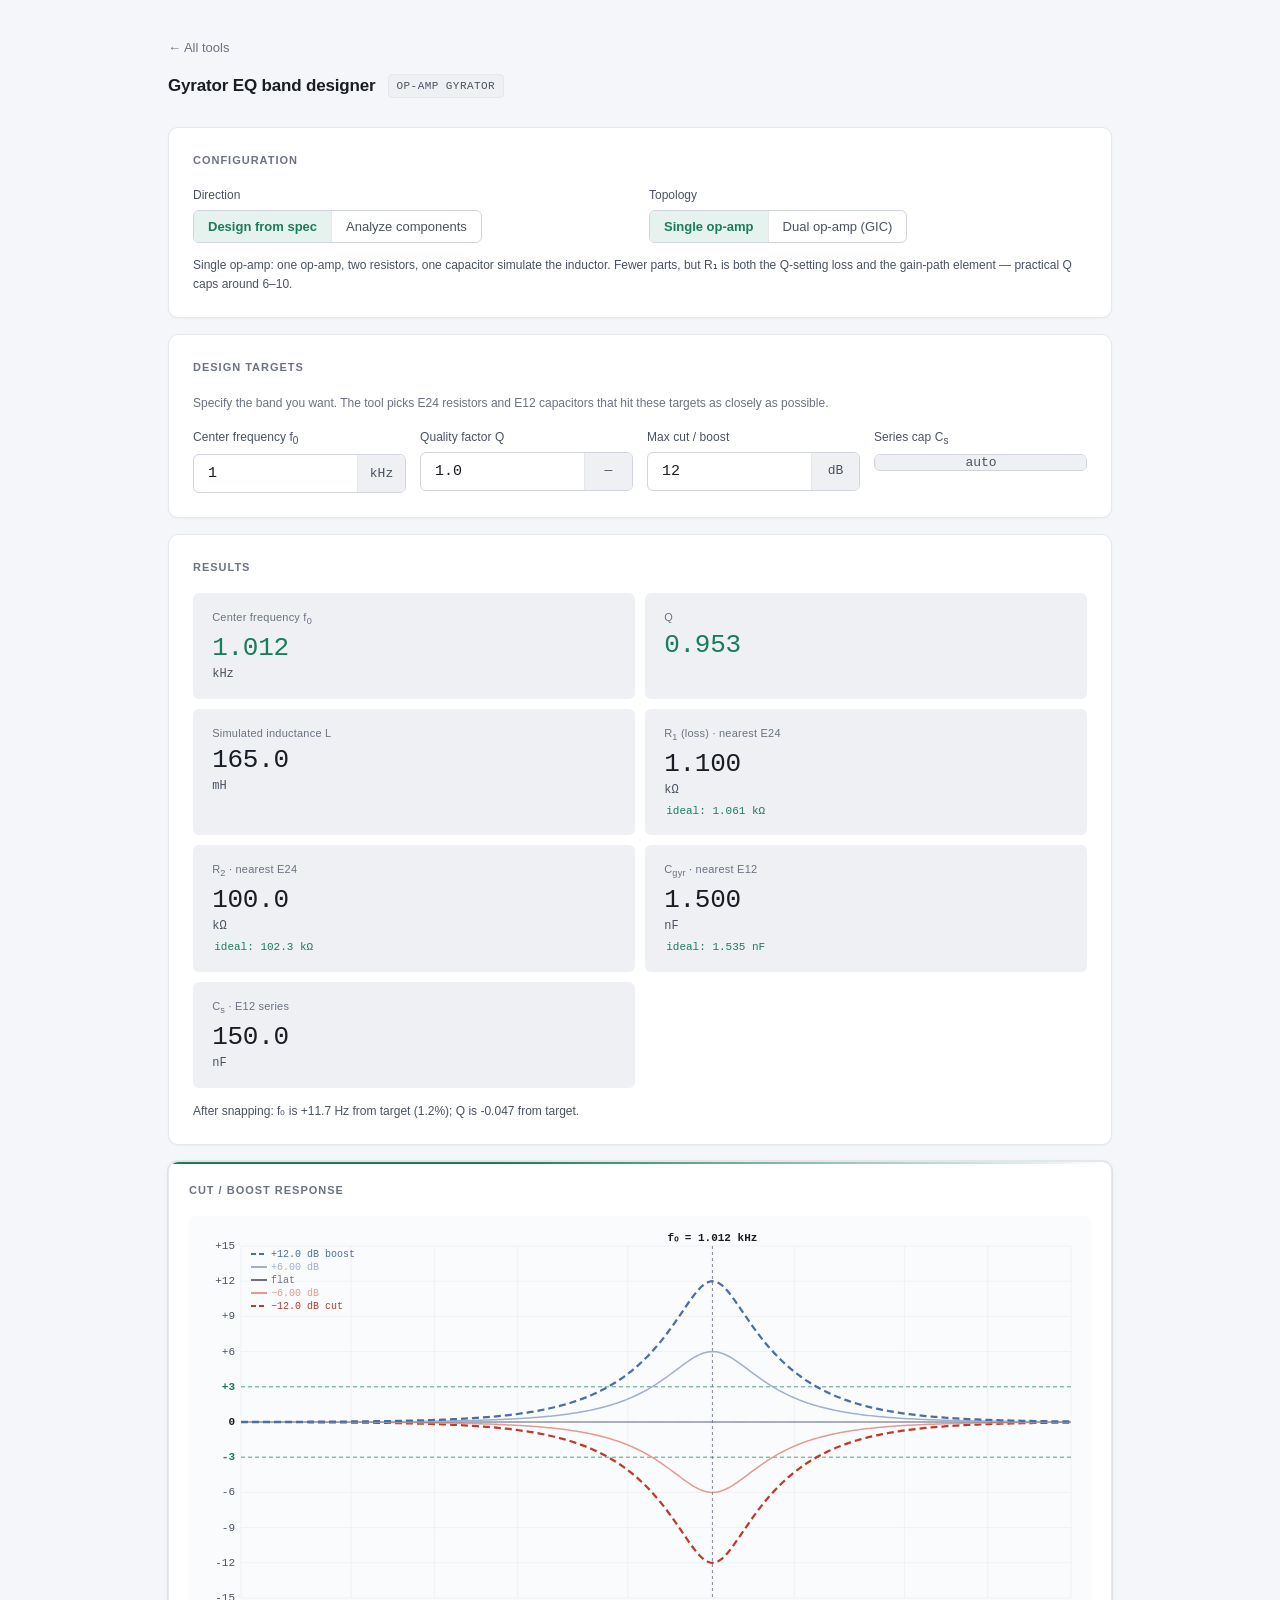
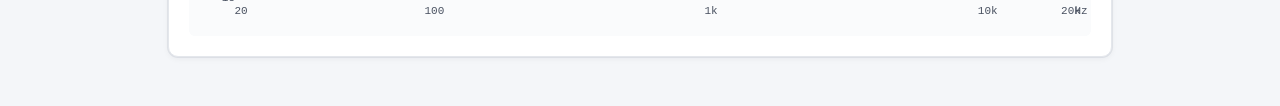
<file: tools/gyrator-eq/index.html>
<!DOCTYPE html>
<html lang="en">
<head>
<meta charset="UTF-8">
<meta name="viewport" content="width=device-width, initial-scale=1.0">
<title>Gyrator EQ Band Designer — Electo</title>
<link rel="stylesheet" href="../../shared.css">
<style>
/* Page-local layout: the EQ chart is the hero, give it room. */
.app{max-width:1040px}
.fields-row{display:grid;grid-template-columns:repeat(4,minmax(0,1fr));gap:14px}
.fields-row .field{min-width:0;margin-bottom:0}
.chart-canvas{height:420px}

/* Two-up config row: mode toggle and topology toggle side by side. */
.config-row{display:grid;grid-template-columns:1fr 1fr;gap:18px;margin-bottom:.25rem}
.config-group .config-label{font-size:12px;font-weight:500;color:var(--color-text-secondary);margin-bottom:6px;display:block}

/* Pill toggle — two-button radio styled from the existing design tokens. */
.pill-toggle{display:inline-flex;border:1px solid var(--color-border);border-radius:var(--radius-md);background:var(--color-bg);overflow:hidden}
.pill-toggle button{border:0;padding:8px 14px;background:transparent;font-family:var(--font-sans);font-size:13px;color:var(--color-text-secondary);cursor:pointer;transition:background .12s,color .12s}
.pill-toggle button+button{border-left:1px solid var(--color-border-light)}
.pill-toggle button:hover{background:var(--color-bg-secondary)}
.pill-toggle button.active{background:var(--color-accent-soft);color:var(--color-accent);font-weight:600}

/* Schematic/topology hint (ASCII-ish description below config). */
.topo-hint{font-size:12px;color:var(--color-text-secondary);margin-top:.85rem;line-height:1.55}

/* Warning note (when Q is unachievable etc.). Reuses the solved-note color
   tokens but in a muted orange to flag attention. */
.warn-note{font-size:12px;color:#a6501a;background:#fdf3e7;border:1px solid #f0d6b0;border-radius:var(--radius-md);padding:8px 12px;margin-top:.75rem;display:none;font-family:var(--font-mono)}
.warn-note.is-on{display:block}

@media (max-width:900px){
  .fields-row{grid-template-columns:repeat(2,minmax(0,1fr))}
  .config-row{grid-template-columns:1fr}
}
@media (max-width:640px){
  .fields-row{grid-template-columns:1fr}
  .chart-canvas{height:340px}
}
</style>
</head>
<body>

<div class="app">
  <a href="../../index.html" class="back-link">&larr; All tools</a>

  <div class="header" style="margin-top:.6rem">
    <span class="header-title">Gyrator EQ band designer</span>
    <span class="badge">OP-AMP GYRATOR</span>
  </div>

  <!-- ── Configuration (mode + topology) ────────────────────────────── -->
  <div class="section">
    <span class="sec-title">Configuration</span>
    <div class="config-row">
      <div class="config-group">
        <span class="config-label">Direction</span>
        <div class="pill-toggle" id="mode-toggle" role="tablist" aria-label="Design direction">
          <button type="button" class="active" data-mode="design" role="tab" aria-selected="true">Design from spec</button>
          <button type="button" data-mode="analyze" role="tab" aria-selected="false">Analyze components</button>
        </div>
      </div>
      <div class="config-group">
        <span class="config-label">Topology</span>
        <div class="pill-toggle" id="topo-toggle" role="tablist" aria-label="Gyrator topology">
          <button type="button" class="active" data-topo="single" role="tab" aria-selected="true">Single op-amp</button>
          <button type="button" data-topo="dual" role="tab" aria-selected="false">Dual op-amp (GIC)</button>
        </div>
      </div>
    </div>
    <p class="topo-hint" id="topo-hint"></p>
  </div>

  <!-- ── Design mode inputs (f0, Q, max dB, Cs) ─────────────────────── -->
  <div class="section" id="design-inputs">
    <span class="sec-title">Design targets</span>
    <p class="hint-prompt">Specify the band you want. The tool picks E24 resistors and E12 capacitors that hit these targets as closely as possible.</p>
    <div class="fields-row">
      <div class="field">
        <label class="field-label" for="in-f0">Center frequency f<sub>0</sub></label>
        <div class="input-group">
          <input type="number" id="in-f0" value="1" min="0" step="any" oninput="recalc()" placeholder="—">
          <select class="unit-select" id="in-f0u" onchange="recalc()" aria-label="Frequency unit">
            <option value="1">Hz</option>
            <option value="1e3" selected>kHz</option>
          </select>
        </div>
      </div>
      <div class="field">
        <label class="field-label" for="in-q">Quality factor Q</label>
        <div class="input-group">
          <input type="number" id="in-q" value="1.0" min="0.1" step="0.1" oninput="recalc()" placeholder="—">
          <span class="unit-static">&mdash;</span>
        </div>
      </div>
      <div class="field">
        <label class="field-label" for="in-gain">Max cut / boost</label>
        <div class="input-group">
          <input type="number" id="in-gain" value="12" min="1" max="24" step="0.5" oninput="recalc()" placeholder="—">
          <span class="unit-static">dB</span>
        </div>
      </div>
      <div class="field">
        <label class="field-label" for="in-cs">Series cap C<sub>s</sub></label>
        <div class="input-group">
          <select class="unit-select" id="in-cs" onchange="recalc()" aria-label="Series capacitor value" style="width:100%">
            <option value="auto" selected>auto</option>
            <!-- E12 series, 1 nF to 1 uF, filled by JS on load -->
          </select>
        </div>
      </div>
    </div>
    <div class="warn-note" id="warn"></div>
  </div>

  <!-- ── Analyze mode inputs (swaps between single/dual topology) ───── -->
  <div class="section" id="analyze-inputs" style="display:none">
    <span class="sec-title">Components</span>

    <!-- Single op-amp -->
    <div id="analyze-single">
      <p class="hint-prompt">Enter the gyrator and series components. The tool reports resulting f<sub>0</sub>, Q, and the cut/boost curve.</p>
      <div class="fields-row">
        <div class="field">
          <label class="field-label" for="an-r1">R<sub>1</sub> (loss)</label>
          <div class="input-group">
            <input type="number" id="an-r1" value="1.0" min="0" step="any" oninput="recalc()">
            <select class="unit-select" id="an-r1u" onchange="recalc()">
              <option value="1">Ω</option>
              <option value="1e3" selected>kΩ</option>
              <option value="1e6">MΩ</option>
            </select>
          </div>
        </div>
        <div class="field">
          <label class="field-label" for="an-r2">R<sub>2</sub> (ratio)</label>
          <div class="input-group">
            <input type="number" id="an-r2" value="100" min="0" step="any" oninput="recalc()">
            <select class="unit-select" id="an-r2u" onchange="recalc()">
              <option value="1">Ω</option>
              <option value="1e3" selected>kΩ</option>
              <option value="1e6">MΩ</option>
            </select>
          </div>
        </div>
        <div class="field">
          <label class="field-label" for="an-cg">C<sub>gyr</sub></label>
          <div class="input-group">
            <input type="number" id="an-cg" value="10" min="0" step="any" oninput="recalc()">
            <select class="unit-select" id="an-cgu" onchange="recalc()">
              <option value="1e-12">pF</option>
              <option value="1e-9" selected>nF</option>
              <option value="1e-6">µF</option>
            </select>
          </div>
        </div>
        <div class="field">
          <label class="field-label" for="an-cs">C<sub>s</sub> (series)</label>
          <div class="input-group">
            <input type="number" id="an-cs" value="100" min="0" step="any" oninput="recalc()">
            <select class="unit-select" id="an-csu" onchange="recalc()">
              <option value="1e-12">pF</option>
              <option value="1e-9" selected>nF</option>
              <option value="1e-6">µF</option>
            </select>
          </div>
        </div>
      </div>
      <div class="field" style="margin-top:14px;max-width:260px">
        <label class="field-label" for="an-gain">Max cut / boost <span class="opt">(pot + surrounding R)</span></label>
        <div class="input-group">
          <input type="number" id="an-gain" value="12" min="1" max="24" step="0.5" oninput="recalc()">
          <span class="unit-static">dB</span>
        </div>
      </div>
    </div>

    <!-- Dual op-amp (GIC) -->
    <div id="analyze-dual" style="display:none">
      <p class="hint-prompt">Antoniou/GIC equal-R approximation: all four gyrator resistors equal R. Loss is negligible, so Q is set by the surrounding pot network.</p>
      <div class="fields-row">
        <div class="field">
          <label class="field-label" for="and-r">R (×4)</label>
          <div class="input-group">
            <input type="number" id="and-r" value="10" min="0" step="any" oninput="recalc()">
            <select class="unit-select" id="and-ru" onchange="recalc()">
              <option value="1">Ω</option>
              <option value="1e3" selected>kΩ</option>
              <option value="1e6">MΩ</option>
            </select>
          </div>
        </div>
        <div class="field">
          <label class="field-label" for="and-c">C (gyrator)</label>
          <div class="input-group">
            <input type="number" id="and-c" value="10" min="0" step="any" oninput="recalc()">
            <select class="unit-select" id="and-cu" onchange="recalc()">
              <option value="1e-12">pF</option>
              <option value="1e-9" selected>nF</option>
              <option value="1e-6">µF</option>
            </select>
          </div>
        </div>
        <div class="field">
          <label class="field-label" for="and-cs">C<sub>s</sub> (series)</label>
          <div class="input-group">
            <input type="number" id="and-cs" value="100" min="0" step="any" oninput="recalc()">
            <select class="unit-select" id="and-csu" onchange="recalc()">
              <option value="1e-12">pF</option>
              <option value="1e-9" selected>nF</option>
              <option value="1e-6">µF</option>
            </select>
          </div>
        </div>
        <div class="field">
          <label class="field-label" for="and-q">Q <span class="opt">(pot-set)</span></label>
          <div class="input-group">
            <input type="number" id="and-q" value="1.0" min="0.1" step="0.1" oninput="recalc()">
            <span class="unit-static">&mdash;</span>
          </div>
        </div>
      </div>
      <div class="field" style="margin-top:14px;max-width:260px">
        <label class="field-label" for="and-gain">Max cut / boost</label>
        <div class="input-group">
          <input type="number" id="and-gain" value="12" min="1" max="24" step="0.5" oninput="recalc()">
          <span class="unit-static">dB</span>
        </div>
      </div>
    </div>
  </div>

  <!-- ── Results ─────────────────────────────────────────────────────── -->
  <div class="section">
    <span class="sec-title">Results</span>
    <div class="result-grid" id="results">
      <div class="result-card" id="rc-f0">
        <div class="result-label">Center frequency f<sub>0</sub></div>
        <div class="result-value accent" id="out-f0">&mdash;</div>
        <div class="result-unit" id="out-f0u"></div>
      </div>
      <div class="result-card" id="rc-q">
        <div class="result-label">Q</div>
        <div class="result-value accent" id="out-q">&mdash;</div>
        <div class="result-unit"></div>
      </div>
      <div class="result-card" id="rc-L">
        <div class="result-label">Simulated inductance L</div>
        <div class="result-value" id="out-L">&mdash;</div>
        <div class="result-unit" id="out-Lu"></div>
      </div>
      <div class="result-card" id="rc-R1">
        <div class="result-label" id="rc-R1-label">R<sub>1</sub> &middot; nearest E24</div>
        <div class="result-value" id="out-R1">&mdash;</div>
        <div class="result-unit" id="out-R1u"></div>
        <div class="solved-note" id="out-R1-ideal"></div>
      </div>
      <div class="result-card" id="rc-R2">
        <div class="result-label">R<sub>2</sub> &middot; nearest E24</div>
        <div class="result-value" id="out-R2">&mdash;</div>
        <div class="result-unit" id="out-R2u"></div>
        <div class="solved-note" id="out-R2-ideal"></div>
      </div>
      <div class="result-card" id="rc-Cg">
        <div class="result-label">C<sub>gyr</sub> &middot; nearest E12</div>
        <div class="result-value" id="out-Cg">&mdash;</div>
        <div class="result-unit" id="out-Cgu"></div>
        <div class="solved-note" id="out-Cg-ideal"></div>
      </div>
      <div class="result-card" id="rc-Cs">
        <div class="result-label">C<sub>s</sub> &middot; E12 series</div>
        <div class="result-value" id="out-Cs">&mdash;</div>
        <div class="result-unit" id="out-Csu"></div>
      </div>
    </div>
    <p class="hint" id="hint-text">Fill the fields above to see component recommendations and the cut/boost curve.</p>
  </div>

  <!-- ── Chart ───────────────────────────────────────────────────────── -->
  <div class="chart-section">
    <span class="sec-title">Cut / boost response</span>
    <canvas id="chart-eq" class="chart-canvas" role="img"
      aria-label="Parametric EQ band response — family of curves from max cut (dashed red) through flat (gray) to max boost (dashed blue), all centered on f0."></canvas>
    <p class="sr-only" id="chart-summary">Chart has no data yet.</p>
  </div>
</div>

<script>
// ═══ Gyrator EQ Band Designer ══════════════════════════════════════════════
// Designs a single op-amp–based gyrator EQ band (the kind used in graphic and
// parametric EQ pedals: Boss GE-7, MXR 10-band). A gyrator simulates an
// inductor L with an op-amp, two resistors, and one capacitor; combined with
// a series capacitor it forms a series-resonant band that a cut/boost pot
// can peak or notch.
//
//   Single op-amp:  L = R1 · R2 · Cg,    series loss R_s ≈ R1
//                   Q = √(L/Cs) / R1,    f0 = 1/(2π·√(L·Cs))
//   Dual op-amp:    L = R² · C (equal-R Antoniou),  negligible loss,
//                   Q set by the surrounding cut/boost network.
//
// Two modes: Design-from-spec (enter f0 + Q, get E24/E12 parts) and
// Analyze-from-components (enter parts, get f0 + Q). Chart is a family of
// 5 peaking-EQ biquad traces swept from full cut to full boost.
// ═════════════════════════════════════════════════════════════════════════

// ── Shared palette (same as other tools) ────────────────────────────────
const COL = {
  bg:        '#fafbfc',
  grid:      '#e4e7ec',
  axis:      '#d0d4dc',
  text:      '#4a5261',
  textLight: '#6b7280',
  textDark:  '#1a1d23',
  red:       '#c0392b',
  redSoft:   '#e59a90',
  blue:      '#4a6fa5',
  blueSoft:  '#9fb0cd',
  flat:      '#6b7280',
  accent:    '#1a7d5a',
};
const FONT_MONO = (getComputedStyle(document.documentElement)
                     .getPropertyValue('--font-mono') || 'monospace').trim();

// ── Standard-value series ───────────────────────────────────────────────
const E24 = [
  1.0, 1.1, 1.2, 1.3, 1.5, 1.6, 1.8, 2.0,
  2.2, 2.4, 2.7, 3.0, 3.3, 3.6, 3.9, 4.3,
  4.7, 5.1, 5.6, 6.2, 6.8, 7.5, 8.2, 9.1
];
const E12 = [1.0, 1.2, 1.5, 1.8, 2.2, 2.7, 3.3, 3.9, 4.7, 5.6, 6.8, 8.2];

function nearestFromSeries(val, series) {
  if (!val || val <= 0 || !isFinite(val)) return null;
  const exp = Math.floor(Math.log10(val));
  let best = series[0], bestDiff = Infinity;
  for (let i = -1; i <= 1; i++) {
    const mult = Math.pow(10, exp + i);
    for (const e of series) {
      const d = Math.abs(e * mult - val);
      if (d < bestDiff) { bestDiff = d; best = e * mult; }
    }
  }
  return best;
}
const nearestE24 = v => nearestFromSeries(v, E24);
const nearestE12 = v => nearestFromSeries(v, E12);

// ── Formatters ──────────────────────────────────────────────────────────
function fmtFreq(f) {
  if (!isFinite(f) || f <= 0) return { v: '\u2014', u: '' };
  if (f >= 1e3) return { v: (f / 1e3).toPrecision(4), u: 'kHz' };
  return { v: f.toPrecision(4), u: 'Hz' };
}
function fmtR(r) {
  if (!isFinite(r) || r <= 0) return { v: '\u2014', u: '' };
  if (r >= 1e6) return { v: (r / 1e6).toPrecision(4), u: 'M\u03A9' };
  if (r >= 1e3) return { v: (r / 1e3).toPrecision(4), u: 'k\u03A9' };
  return { v: r.toPrecision(4), u: '\u03A9' };
}
function fmtC(c) {
  if (!isFinite(c) || c <= 0) return { v: '\u2014', u: '' };
  if (c >= 1e-6) return { v: (c * 1e6).toPrecision(4), u: '\u00B5F' };
  if (c >= 1e-9) return { v: (c * 1e9).toPrecision(4), u: 'nF' };
  return { v: (c * 1e12).toPrecision(4), u: 'pF' };
}
function fmtL(L) {
  if (!isFinite(L) || L <= 0) return { v: '\u2014', u: '' };
  if (L >= 1)    return { v: L.toPrecision(4),         u: 'H'  };
  if (L >= 1e-3) return { v: (L * 1e3).toPrecision(4), u: 'mH' };
  if (L >= 1e-6) return { v: (L * 1e6).toPrecision(4), u: '\u00B5H' };
  return { v: (L * 1e9).toPrecision(4), u: 'nH' };
}
function fmtAxisFreq(f) {
  if (f >= 1e3) return (f / 1e3) + 'k';
  return f + '';
}

function txt(id, v) { document.getElementById(id).textContent = v; }

// ── State (toggles) ─────────────────────────────────────────────────────
const state = { mode: 'design', topo: 'single' };

const TOPO_HINT = {
  single: 'Single op-amp: one op-amp, two resistors, one capacitor simulate the inductor. Fewer parts, but R₁ is both the Q-setting loss and the gain-path element — practical Q caps around 6–10.',
  dual:   'Dual op-amp (Antoniou / GIC): two op-amps, four resistors, one capacitor. Near-ideal simulated inductor with negligible loss — Q is set by the surrounding pot network and can go well above 10.',
};

// ── E12 decade population for the C_s dropdown (1 nF – 1 µF) ───────────
function populateCsDropdown() {
  const sel = document.getElementById('in-cs');
  const decades = [1e-9, 1e-8, 1e-7, 1e-6]; // 1 nF, 10 nF, 100 nF, 1 µF
  decades.forEach(mult => {
    E12.forEach(e => {
      const v = e * mult;
      if (v < 1e-9 || v > 1e-6) return;
      const fmt = fmtC(v);
      const opt = document.createElement('option');
      opt.value = v.toExponential();
      opt.textContent = fmt.v + ' ' + fmt.u;
      sel.appendChild(opt);
    });
  });
}

// ── Mode / topology toggles ────────────────────────────────────────────
function wireToggles() {
  document.querySelectorAll('#mode-toggle button').forEach(btn => {
    btn.addEventListener('click', () => {
      state.mode = btn.dataset.mode;
      document.querySelectorAll('#mode-toggle button').forEach(b => {
        const on = b === btn;
        b.classList.toggle('active', on);
        b.setAttribute('aria-selected', on ? 'true' : 'false');
      });
      document.getElementById('design-inputs').style.display  = state.mode === 'design'  ? '' : 'none';
      document.getElementById('analyze-inputs').style.display = state.mode === 'analyze' ? '' : 'none';
      refreshResultCardVisibility();
      recalc();
    });
  });
  document.querySelectorAll('#topo-toggle button').forEach(btn => {
    btn.addEventListener('click', () => {
      state.topo = btn.dataset.topo;
      document.querySelectorAll('#topo-toggle button').forEach(b => {
        const on = b === btn;
        b.classList.toggle('active', on);
        b.setAttribute('aria-selected', on ? 'true' : 'false');
      });
      document.getElementById('analyze-single').style.display = state.topo === 'single' ? '' : 'none';
      document.getElementById('analyze-dual').style.display   = state.topo === 'dual'   ? '' : 'none';
      document.getElementById('topo-hint').textContent = TOPO_HINT[state.topo];
      refreshResultCardVisibility();
      recalc();
    });
  });
}

// Hide/show result cards that don't apply to the current topology.
function refreshResultCardVisibility() {
  const dual = state.topo === 'dual';
  // Dual op-amp: R1/R2 become one "R (×4)" card; Cg stays (single gyrator cap).
  document.getElementById('rc-R1-label').innerHTML = dual
    ? 'R (×4) &middot; nearest E24'
    : 'R<sub>1</sub> (loss) &middot; nearest E24';
  document.getElementById('rc-R2').style.display = dual ? 'none' : '';
  document.getElementById('rc-Cg').firstElementChild.innerHTML = dual
    ? 'Gyrator C &middot; nearest E12'
    : 'C<sub>gyr</sub> &middot; nearest E12';
}

// ── Solve: Design mode ─────────────────────────────────────────────────
function getNum(id) {
  const v = parseFloat(document.getElementById(id).value);
  return isFinite(v) && v > 0 ? v : null;
}
function getUnitNum(id, uid) {
  const v = parseFloat(document.getElementById(id).value);
  const m = parseFloat(document.getElementById(uid).value);
  return isFinite(v) && v > 0 ? v * m : null;
}

function solvedNote(id, text) {
  const el = document.getElementById(id);
  el.textContent = text;
  el.classList.add('is-on');
}
function clearSolvedNote(id) {
  const el = document.getElementById(id);
  el.textContent = '';
  el.classList.remove('is-on');
}

function showWarn(msg) {
  const el = document.getElementById('warn');
  el.textContent = msg;
  el.classList.add('is-on');
}
function clearWarn() {
  const el = document.getElementById('warn');
  el.textContent = '';
  el.classList.remove('is-on');
}

/** Pick an E12 series cap targeting a characteristic impedance √(L/Cs) of
 *  ~1 kΩ, which keeps R1 = Zchar/Q in a practical range across the audio
 *  band regardless of f0. Clamped to the dropdown's 1 nF – 1 µF range. */
function autoCs(f0, Q) {
  const Zchar = 1000;
  const ideal = 1 / (2 * Math.PI * f0 * Zchar);
  const clamped = Math.min(1e-6, Math.max(1e-9, ideal));
  return nearestE12(clamped);
}

function designSolve() {
  clearWarn();
  const f0    = getUnitNum('in-f0', 'in-f0u');
  const Q     = getNum('in-q');
  const gaindB= getNum('in-gain');
  const csSel = document.getElementById('in-cs').value;
  if (!f0 || !Q || !gaindB) return null;

  const Cs = csSel === 'auto' ? autoCs(f0, Q) : parseFloat(csSel);
  const omega0 = 2 * Math.PI * f0;
  const L = 1 / (omega0 * omega0 * Cs);

  if (state.topo === 'single') {
    // R1 (loss) = √(L/Cs) / Q.  Snap to E24.
    const R1ideal = Math.sqrt(L / Cs) / Q;
    const R1 = nearestE24(R1ideal);

    // Pick Cg so R2 lands in a sane range (~10k – 1M).
    // R2 = L / (R1·Cg) → pick Cg so R2 ≈ 100 kΩ as target midpoint.
    const R2target = 100e3;
    const CgIdeal  = L / (R1 * R2target);
    const CgClamped = Math.min(1e-6, Math.max(100e-12, CgIdeal));
    const Cg = nearestE12(CgClamped);

    const R2ideal = L / (R1 * Cg);
    const R2 = nearestE24(R2ideal);

    // Achieved values after snapping.
    const Lactual  = R1 * R2 * Cg;
    const f0actual = 1 / (2 * Math.PI * Math.sqrt(Lactual * Cs));
    const Qactual  = Math.sqrt(Lactual / Cs) / R1;

    // Warn if R1 would have to be too small (Q too high for single op-amp).
    if (R1ideal < 100) {
      showWarn('Ideal R₁ = ' + fmtR(R1ideal).v + ' ' + fmtR(R1ideal).u +
               ' — very low loss. Consider switching to the dual op-amp (GIC) topology for high-Q bands.');
    } else if (Qactual > 15) {
      showWarn('Achieved Q = ' + Qactual.toPrecision(3) + ' is higher than typical single-op-amp gyrators (≈10). Expect op-amp and resistor tolerances to dominate.');
    }

    return {
      topo: 'single',
      f0, Qtarget: Q, gaindB, Cs,
      L: Lactual, f0actual, Qactual,
      R1, R2, Cg,
      R1ideal, R2ideal, CgIdeal,
    };
  } else {
    // Dual op-amp / GIC: L = R²·C (equal-R simplification).
    // Pick C so R lands in a sane range, then snap.
    const Rtarget = 10e3;
    const Cideal  = L / (Rtarget * Rtarget);
    const Cclamp  = Math.min(1e-6, Math.max(100e-12, Cideal));
    const C  = nearestE12(Cclamp);
    const Ri = Math.sqrt(L / C);
    const R  = nearestE24(Ri);

    const Lactual  = R * R * C;
    const f0actual = 1 / (2 * Math.PI * Math.sqrt(Lactual * Cs));
    const Qactual  = Q; // GIC has negligible loss → Q set externally.

    return {
      topo: 'dual',
      f0, Qtarget: Q, gaindB, Cs,
      L: Lactual, f0actual, Qactual,
      R, C, Ri, Cideal,
    };
  }
}

function analyzeSolve() {
  clearWarn();
  if (state.topo === 'single') {
    const R1 = getUnitNum('an-r1', 'an-r1u');
    const R2 = getUnitNum('an-r2', 'an-r2u');
    const Cg = getUnitNum('an-cg', 'an-cgu');
    const Cs = getUnitNum('an-cs', 'an-csu');
    const gaindB = getNum('an-gain');
    if (!R1 || !R2 || !Cg || !Cs || !gaindB) return null;
    const L  = R1 * R2 * Cg;
    const f0 = 1 / (2 * Math.PI * Math.sqrt(L * Cs));
    const Q  = Math.sqrt(L / Cs) / R1;
    return { topo: 'single', L, f0actual: f0, Qactual: Q, R1, R2, Cg, Cs, gaindB };
  } else {
    const R  = getUnitNum('and-r',  'and-ru');
    const C  = getUnitNum('and-c',  'and-cu');
    const Cs = getUnitNum('and-cs', 'and-csu');
    const Q  = getNum('and-q');
    const gaindB = getNum('and-gain');
    if (!R || !C || !Cs || !Q || !gaindB) return null;
    const L  = R * R * C;
    const f0 = 1 / (2 * Math.PI * Math.sqrt(L * Cs));
    return { topo: 'dual', L, f0actual: f0, Qactual: Q, R, C, Cs, gaindB };
  }
}

// ── Results rendering ──────────────────────────────────────────────────
function writeResults(sol) {
  if (!sol) {
    ['out-f0','out-q','out-L','out-R1','out-R2','out-Cg','out-Cs'].forEach(id => txt(id, '\u2014'));
    ['out-f0u','out-Lu','out-R1u','out-R2u','out-Cgu','out-Csu'].forEach(id => txt(id, ''));
    ['out-R1-ideal','out-R2-ideal','out-Cg-ideal'].forEach(clearSolvedNote);
    txt('hint-text', 'Fill the fields above to see component recommendations and the cut/boost curve.');
    return;
  }
  const f = fmtFreq(sol.f0actual); txt('out-f0',  f.v); txt('out-f0u',  f.u);
  txt('out-q', sol.Qactual.toPrecision(3));
  const L = fmtL(sol.L);           txt('out-L',   L.v); txt('out-Lu',   L.u);
  const Cs = fmtC(sol.Cs);         txt('out-Cs',  Cs.v); txt('out-Csu', Cs.u);

  if (sol.topo === 'single') {
    const r1 = fmtR(sol.R1); txt('out-R1', r1.v); txt('out-R1u', r1.u);
    const r2 = fmtR(sol.R2); txt('out-R2', r2.v); txt('out-R2u', r2.u);
    const cg = fmtC(sol.Cg); txt('out-Cg', cg.v); txt('out-Cgu', cg.u);

    if (state.mode === 'design') {
      const r1i = fmtR(sol.R1ideal), r2i = fmtR(sol.R2ideal), cgi = fmtC(sol.CgIdeal);
      solvedNote('out-R1-ideal', 'ideal: ' + r1i.v + ' ' + r1i.u);
      solvedNote('out-R2-ideal', 'ideal: ' + r2i.v + ' ' + r2i.u);
      solvedNote('out-Cg-ideal', 'ideal: ' + cgi.v + ' ' + cgi.u);
    } else {
      ['out-R1-ideal','out-R2-ideal','out-Cg-ideal'].forEach(clearSolvedNote);
    }
  } else {
    const r = fmtR(sol.R); txt('out-R1', r.v); txt('out-R1u', r.u);
    const c = fmtC(sol.C); txt('out-Cg', c.v); txt('out-Cgu', c.u);
    clearSolvedNote('out-R2-ideal');
    if (state.mode === 'design') {
      const ri = fmtR(sol.Ri), ci = fmtC(sol.Cideal);
      solvedNote('out-R1-ideal', 'ideal: ' + ri.v + ' ' + ri.u);
      solvedNote('out-Cg-ideal', 'ideal: ' + ci.v + ' ' + ci.u);
    } else {
      clearSolvedNote('out-R1-ideal');
      clearSolvedNote('out-Cg-ideal');
    }
  }

  if (state.mode === 'design') {
    const dfHz = sol.f0actual - sol.f0;
    const dQ   = sol.Qactual  - sol.Qtarget;
    const df_pct = Math.abs(dfHz / sol.f0) * 100;
    txt('hint-text', 'After snapping: f₀ is ' + (dfHz >= 0 ? '+' : '') + dfHz.toPrecision(3) +
                     ' Hz from target (' + df_pct.toPrecision(2) + '%); Q is ' +
                     (dQ >= 0 ? '+' : '') + dQ.toPrecision(2) + ' from target.');
  } else {
    txt('hint-text', 'Computed from the component values above.');
  }
}

// ═══ Chart: parametric EQ family of cut/boost curves ═══════════════════
function drawEq(sol) {
  const canvas = document.getElementById('chart-eq');
  const dpr = window.devicePixelRatio || 1;
  canvas.width = 1; canvas.height = 1;
  const rect = canvas.getBoundingClientRect();
  if (rect.width < 1 || rect.height < 1) return;
  canvas.width = rect.width * dpr;
  canvas.height = rect.height * dpr;
  const ctx = canvas.getContext('2d');
  ctx.scale(dpr, dpr);

  const W = rect.width, H = rect.height;
  const pad = { top: 30, right: 20, bottom: 38, left: 52 };
  const pw = W - pad.left - pad.right;
  const ph = H - pad.top - pad.bottom;

  // Background
  ctx.fillStyle = COL.bg;
  ctx.beginPath(); ctx.roundRect(0, 0, W, H, 6); ctx.fill();

  // ── Axes ──────────────────────────────────────────────────────────────
  // Audio-range log x: 20 Hz – 20 kHz. y: symmetric dB around 0.
  const logMin = Math.log10(20), logMax = Math.log10(20000);
  const maxAbs = Math.max(3, (sol && sol.gaindB) ? sol.gaindB + 3 : 15);
  const dbMax = maxAbs, dbMin = -maxAbs;

  const xOf  = f  => pad.left + ((Math.log10(f) - logMin) / (logMax - logMin)) * pw;
  const yOf  = db => pad.top  + ((dbMax - db)             / (dbMax  - dbMin )) * ph;

  // Grid — decades + selected sub-decade tick labels for the audio range.
  const majors = [20, 100, 1000, 10000, 20000];
  const minors = [50, 200, 500, 2000, 5000];
  ctx.strokeStyle = COL.grid; ctx.lineWidth = 0.5;
  [...majors, ...minors].forEach(f => {
    if (f < 20 || f > 20000) return;
    const x = xOf(f);
    ctx.beginPath(); ctx.moveTo(x, pad.top); ctx.lineTo(x, pad.top + ph); ctx.stroke();
  });

  // dB horizontals — every 3 dB.
  const hGrid = [];
  for (let db = -Math.floor(maxAbs / 3) * 3; db <= Math.floor(maxAbs / 3) * 3; db += 3) {
    hGrid.push(db);
    const y = yOf(db);
    ctx.beginPath(); ctx.moveTo(pad.left, y); ctx.lineTo(pad.left + pw, y); ctx.stroke();
  }

  // ±3 dB reference lines (dashed accent) — useful for reading bandwidth.
  ctx.strokeStyle = COL.accent; ctx.lineWidth = 0.7; ctx.setLineDash([4, 3]);
  [3, -3].forEach(db => {
    const y = yOf(db);
    ctx.beginPath(); ctx.moveTo(pad.left, y); ctx.lineTo(pad.left + pw, y); ctx.stroke();
  });
  ctx.setLineDash([]);

  // 0 dB axis (solid, a bit darker).
  ctx.strokeStyle = COL.axis; ctx.lineWidth = 1;
  ctx.beginPath(); ctx.moveTo(pad.left, yOf(0)); ctx.lineTo(pad.left + pw, yOf(0)); ctx.stroke();

  // ── Axis labels ──────────────────────────────────────────────────────
  ctx.fillStyle = COL.text; ctx.font = '11px ' + FONT_MONO;
  ctx.textAlign = 'center'; ctx.textBaseline = 'top';
  majors.forEach(f => ctx.fillText(fmtAxisFreq(f), xOf(f), pad.top + ph + 8));
  ctx.fillText('Hz', pad.left + pw + 10, pad.top + ph + 8);

  ctx.textAlign = 'right'; ctx.textBaseline = 'middle';
  hGrid.forEach(db => {
    if (db === 3 || db === -3) { ctx.fillStyle = COL.accent; ctx.font = 'bold 11px ' + FONT_MONO; }
    else if (db === 0)          { ctx.fillStyle = COL.textDark; ctx.font = 'bold 11px ' + FONT_MONO; }
    else                         { ctx.fillStyle = COL.text;     ctx.font = '11px ' + FONT_MONO; }
    ctx.fillText((db > 0 ? '+' : '') + db, pad.left - 6, yOf(db));
  });

  if (!sol || !isFinite(sol.f0actual) || sol.f0actual <= 0) return;

  // ── Transfer function: peaking EQ biquad ──────────────────────────────
  //   H(s) = (s² + (ω0/Q)·A·s + ω0²) / (s² + (ω0/Q)·(1/A)·s + ω0²)
  //   A = 10^(gain_dB / 40),  evaluated at s = j·ω.
  const f0 = sol.f0actual, Q = sol.Qactual;
  const omega0 = 2 * Math.PI * f0;
  const o0sq = omega0 * omega0;

  function magDbAt(f, gaindB) {
    const A = Math.pow(10, gaindB / 40);
    const w = 2 * Math.PI * f;
    // Numerator:   (ω0² - ω²) + j·(ω0/Q)·A·ω
    const nr = o0sq - w * w;
    const ni = (omega0 / Q) * A * w;
    // Denominator: (ω0² - ω²) + j·(ω0/Q)·(1/A)·ω
    const dr = o0sq - w * w;
    const di = (omega0 / Q) * (1 / A) * w;
    const nm2 = nr * nr + ni * ni;
    const dm2 = dr * dr + di * di;
    return 10 * Math.log10(nm2 / dm2);
  }

  function drawCurve(gaindB, color, dashed, width) {
    ctx.strokeStyle = color;
    ctx.lineWidth = width;
    ctx.setLineDash(dashed ? [7, 4] : []);
    ctx.beginPath();
    const steps = 400;
    for (let i = 0; i <= steps; i++) {
      const logF = logMin + (logMax - logMin) * (i / steps);
      const f = Math.pow(10, logF);
      let db = magDbAt(f, gaindB);
      db = Math.max(dbMin, Math.min(dbMax, db));
      const x = xOf(f), y = yOf(db);
      if (i === 0) ctx.moveTo(x, y); else ctx.lineTo(x, y);
    }
    ctx.stroke();
    ctx.setLineDash([]);
  }

  const G = sol.gaindB;
  // Mid curves (−G/2, 0, +G/2) as light traces, extremes as bold dashed.
  drawCurve(-G,      COL.red,      true,  2.25);
  drawCurve(-G / 2,  COL.redSoft,  false, 1.5);
  drawCurve( 0,      COL.flat,     false, 1);
  drawCurve( G / 2,  COL.blueSoft, false, 1.5);
  drawCurve( G,      COL.blue,     true,  2.25);

  // ── f0 marker ────────────────────────────────────────────────────────
  const xF0 = xOf(f0);
  ctx.setLineDash([3, 3]); ctx.strokeStyle = COL.textLight; ctx.lineWidth = 0.8;
  ctx.beginPath(); ctx.moveTo(xF0, pad.top); ctx.lineTo(xF0, pad.top + ph); ctx.stroke();
  ctx.setLineDash([]);
  const fFmt = fmtFreq(f0);
  ctx.fillStyle = COL.textDark; ctx.font = 'bold 11px ' + FONT_MONO;
  ctx.textAlign = 'center'; ctx.textBaseline = 'bottom';
  ctx.fillText('f\u2080 = ' + fFmt.v + ' ' + fFmt.u, xF0, pad.top - 2);

  // ── Legend ───────────────────────────────────────────────────────────
  const legX = pad.left + 10, legY = pad.top + 8;
  const lines = [
    { c: COL.blue,     d: true,  t: '+' + G.toPrecision(3) + ' dB boost' },
    { c: COL.blueSoft, d: false, t: '+' + (G/2).toPrecision(3) + ' dB' },
    { c: COL.flat,     d: false, t: 'flat' },
    { c: COL.redSoft,  d: false, t: '\u2212' + (G/2).toPrecision(3) + ' dB' },
    { c: COL.red,      d: true,  t: '\u2212' + G.toPrecision(3) + ' dB cut' },
  ];
  ctx.font = '10px ' + FONT_MONO; ctx.textAlign = 'left'; ctx.textBaseline = 'middle';
  lines.forEach((ln, i) => {
    const y = legY + i * 13;
    ctx.strokeStyle = ln.c; ctx.lineWidth = 2;
    ctx.setLineDash(ln.d ? [5, 3] : []);
    ctx.beginPath(); ctx.moveTo(legX, y); ctx.lineTo(legX + 16, y); ctx.stroke();
    ctx.setLineDash([]);
    ctx.fillStyle = ln.c; ctx.fillText(ln.t, legX + 20, y);
  });

  // Screen-reader summary.
  txt('chart-summary',
    'EQ band centered at ' + fFmt.v + ' ' + fFmt.u + ' with Q ' +
    Q.toPrecision(3) + ', showing ±' + G.toPrecision(3) +
    ' dB maximum cut and boost curves through the midpoints to flat.');
}

// ═══ Main dispatcher ═══════════════════════════════════════════════════
let lastSol = null;
function recalc() {
  const sol = (state.mode === 'design') ? designSolve() : analyzeSolve();
  writeResults(sol);
  lastSol = sol;
  drawEq(sol);
}

// ── Init ───────────────────────────────────────────────────────────────
populateCsDropdown();
wireToggles();
document.getElementById('topo-hint').textContent = TOPO_HINT.single;
refreshResultCardVisibility();
recalc();
window.addEventListener('resize', () => drawEq(lastSol));
</script>
</body>
</html>
</file>
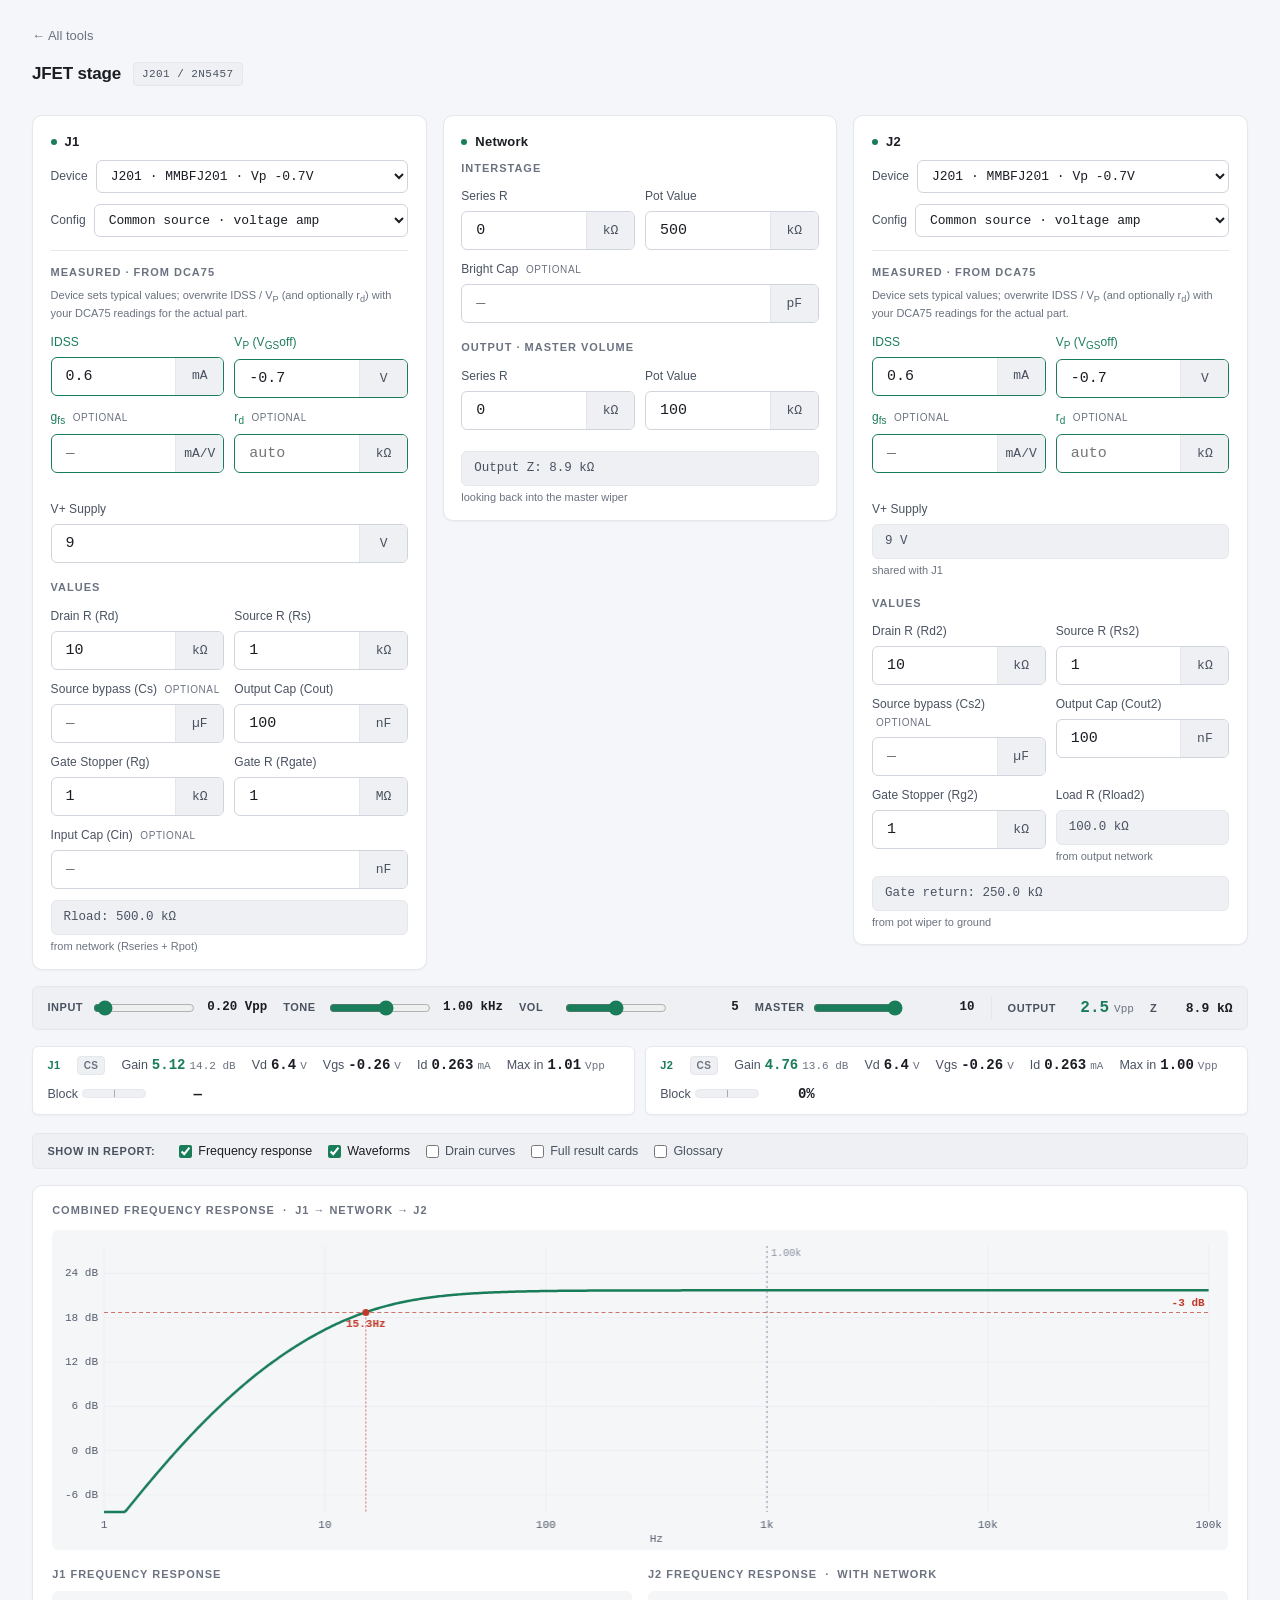
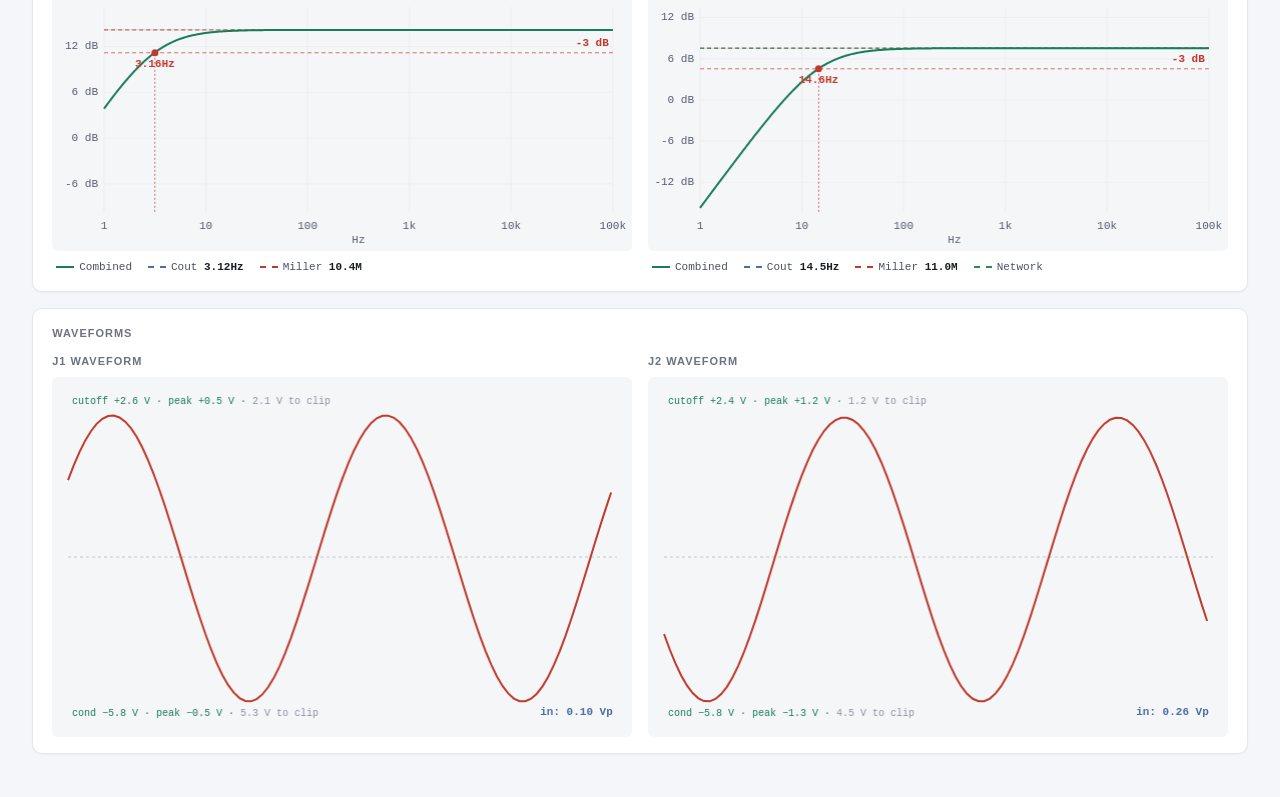
<file: tools/jfet-stage/index.html>
<!DOCTYPE html>
<html lang="en">
<head>
<meta charset="UTF-8">
<meta name="viewport" content="width=device-width, initial-scale=1.0">
<meta name="color-scheme" content="light">
<title>JFET Stage Designer — Electo</title>
<link rel="stylesheet" href="../../shared.css">
<style>
/* ═══════════════════════════════════════════════════════════════════════════
   JFET stage designer — sibling of the 12AX7 preamp tool.

   Two JFET stages in cascade (J1 → interstage network → J2 → output network),
   each independently configurable as a common-source voltage amp or a
   source-follower buffer. Physics: Shockley square law for the device, with
   the cathode→source / plate→drain / grid→gate correspondence that makes the
   preamp's whole analysis engine port directly.

   Layout mirrors the preamp:
     ① Header  ② Inputs strip (J1 | Network | J2)  ③ Transport bar (sticky)
     ④ Headline readouts  ⑤ Report area (freq / waves / drain curves / cards /
       glossary), checkbox-toggled, persisted to localStorage.
   ═══════════════════════════════════════════════════════════════════════════ */

.app{padding:1.25rem 2rem;max-width:1440px;margin:0 auto}

/* ── ② Inputs strip ────────────────────────────────────────────────────── */
.inputs-strip{display:grid;grid-template-columns:repeat(3,minmax(0,1fr));gap:1rem;align-items:start;margin-bottom:1rem}
.stage-card{background:var(--color-bg);border:1px solid var(--color-border-light);border-radius:var(--radius-lg);padding:.9rem 1.1rem;box-shadow:var(--shadow-card);min-width:0}
.stage-card .stage-label{font-size:13px;font-weight:700;color:var(--color-text);letter-spacing:.02em;margin-bottom:.5rem;display:inline-flex;align-items:center;gap:8px}
.stage-card .stage-label::before{content:"";width:6px;height:6px;border-radius:50%;background:var(--color-accent)}
.stage-card .sec-title{margin-bottom:.7rem;display:block}
.dev-select-row{display:flex;align-items:center;gap:8px;margin-bottom:.7rem}
.dev-select-row .field-label{margin-bottom:0;white-space:nowrap}
.tube-select{flex:1;min-width:0;border:1px solid var(--color-border);border-radius:var(--radius-md);background:var(--color-bg);font-family:var(--font-mono);font-size:13px;font-weight:500;color:var(--color-text);padding:7px 10px;cursor:pointer;transition:border-color .15s,box-shadow .15s}
.tube-select:hover{border-color:var(--color-accent)}
.tube-select:focus{outline:none;border-color:var(--color-accent);box-shadow:0 0 0 3px var(--color-focus)}
.config-row{display:flex;align-items:center;gap:8px;margin-bottom:.8rem;padding-bottom:.8rem;border-bottom:1px solid var(--color-border-light)}
.config-row .field-label{margin-bottom:0;white-space:nowrap}
.fields-grid{display:grid;grid-template-columns:1fr 1fr;gap:0 10px}
.fields-grid .field{min-width:0;margin-bottom:10px}
.fields-grid .field:last-child{margin-bottom:0}
.fields-grid .input-group{min-width:0}
.field.span2{grid-column:1/-1}
/* DCA75 measured-value fields get a subtle accent so it's clear they accept
   real measurements that override the device defaults. */
.meas .input-group{border-color:var(--color-accent)}
.meas .field-label{color:var(--color-accent)}
.stage-card-foot{margin-top:.7rem}
.readonly-val{background:var(--color-bg-secondary);border:1px solid var(--color-border-light);border-radius:var(--radius-md);padding:7px 12px;font-size:12.5px;font-family:var(--font-mono);color:var(--color-text-secondary)}
.readonly-label{font-size:11px;color:var(--color-text-tertiary);margin-top:3px}
.dca-note{font-size:11px;color:var(--color-text-tertiary);margin:-.2rem 0 .7rem;line-height:1.4}
/* gfs cross-check line under the gfs field — compares the measured forward
   transconductance against the square-law model's gm0. min-height holds the
   layout steady when it's empty. */
.dca-cross{font-size:10.5px;margin-top:4px;line-height:1.3;color:var(--color-text-tertiary);font-family:var(--font-mono);min-height:13px}
.dca-cross.ok{color:var(--color-accent)}
.dca-cross.warn{color:#c0392b}

/* ── ③ Transport bar (sticky) ──────────────────────────────────────────── */
.transport-bar{position:sticky;top:0;z-index:50;display:flex;flex-wrap:wrap;align-items:center;gap:1rem;padding:.55rem .9rem;background:var(--color-bg-secondary);border:1px solid var(--color-border-light);border-radius:var(--radius-md);margin-bottom:1rem;transition:box-shadow .15s,background .15s}
.transport-bar.is-stuck{box-shadow:0 2px 10px rgba(17,22,31,.08);background:var(--color-bg)}
.tb-group{display:flex;align-items:center;gap:8px;flex:1 1 0;min-width:0}
.tb-label{font-size:11px;font-weight:600;color:var(--color-text-secondary);text-transform:uppercase;letter-spacing:.05em;white-space:nowrap;min-width:38px}
.tb-group input[type=range]{flex:1;min-width:70px;accent-color:var(--color-accent)}
.tb-val{font-size:12.5px;font-family:var(--font-mono);font-weight:600;color:var(--color-text);min-width:64px;text-align:right;white-space:nowrap}
.tb-readout{display:flex;align-items:baseline;gap:5px;padding-left:1rem;border-left:1px solid var(--color-border-light);white-space:nowrap;flex:0 0 auto}
.tb-readout-label{font-size:11px;font-weight:600;color:var(--color-text-secondary);text-transform:uppercase;letter-spacing:.05em}
.tb-readout-value{font-size:16px;font-family:var(--font-mono);font-weight:600;color:var(--color-accent);display:inline-block;min-width:5ch;text-align:right}
.tb-readout-z{font-size:13px;min-width:9ch;color:var(--color-text)}
.tb-readout-unit{font-size:11px;color:var(--color-text-tertiary);font-family:var(--font-mono)}

.blk-meter{position:relative;display:inline-block;width:64px;height:9px;background:var(--color-bg-secondary);border:1px solid var(--color-border-light);border-radius:999px;overflow:hidden;vertical-align:middle}
.blk-fill{position:absolute;left:0;top:0;bottom:0;width:0;background:var(--color-accent);border-radius:999px;transition:width .12s,background .12s}
.blk-fill.warn{background:#d4940a}
.blk-fill.hot{background:#c0392b}
.blk-tick{position:absolute;left:50%;top:-1px;bottom:-1px;width:1.5px;background:var(--color-text-tertiary);opacity:.55}
.blk-val{min-width:52px;text-align:right}
.blk-val.hot{color:#c0392b}

/* ── ④ Headline readouts ───────────────────────────────────────────────── */
.headline-readouts{display:grid;grid-template-columns:1fr 1fr;gap:.6rem;margin-bottom:1.1rem}
.hr-stage{background:var(--color-bg);border:1px solid var(--color-border-light);border-radius:var(--radius-md);padding:.55rem .9rem;box-shadow:var(--shadow-card);display:flex;flex-wrap:wrap;align-items:baseline;gap:.5rem 1rem}
.hr-stage-label{font-size:11px;font-weight:700;color:var(--color-accent);letter-spacing:.05em;text-transform:uppercase}
.hr-config{font-size:10px;font-weight:600;color:var(--color-text-tertiary);text-transform:uppercase;letter-spacing:.04em;background:var(--color-bg-secondary);border:1px solid var(--color-border-light);border-radius:4px;padding:1px 6px}
.hr-item{display:inline-flex;align-items:baseline;gap:4px;font-size:12.5px}
.hr-label{color:var(--color-text-secondary);font-weight:500}
.hr-value{font-family:var(--font-mono);font-weight:600;color:var(--color-text);font-size:14px}
.hr-value.accent{color:var(--color-accent)}
.hr-unit{color:var(--color-text-tertiary);font-size:11px;font-family:var(--font-mono)}

/* ── ⑤ Report area ─────────────────────────────────────────────────────── */
.report-area{margin-top:.5rem}
.report-controls{display:flex;flex-wrap:wrap;align-items:center;gap:1rem;padding:.5rem .9rem;background:var(--color-bg-secondary);border:1px solid var(--color-border-light);border-radius:var(--radius-md);margin-bottom:1rem}
.report-controls-label{font-size:11px;font-weight:600;color:var(--color-text-secondary);text-transform:uppercase;letter-spacing:.05em;margin-right:.5rem}
.report-toggle{display:inline-flex;align-items:center;gap:6px;color:var(--color-text-secondary);cursor:pointer;font-size:12.5px;user-select:none;font-family:var(--font-sans)}
.report-toggle:has(input:checked){color:var(--color-text);font-weight:500}
.report-toggle input{accent-color:var(--color-accent);cursor:pointer}

.report-section{background:var(--color-bg);border:1px solid var(--color-border-light);border-radius:var(--radius-lg);padding:1rem 1.2rem;margin-bottom:1rem;box-shadow:var(--shadow-card)}
.report-section[hidden]{display:none}
.report-section > .sec-title{margin-bottom:.7rem;display:block}

.glossary-grid{display:grid;grid-template-columns:1fr 1fr;gap:1rem 1.5rem}
.glossary-group-title{grid-column:1/-1;font-size:11px;color:var(--color-text-tertiary);text-transform:uppercase;letter-spacing:.09em;font-weight:600;margin-bottom:-.25rem}
.glossary-group-title:not(:first-child){margin-top:.5rem}
.glossary-entry{padding:.65rem .8rem;background:var(--color-bg-secondary);border-radius:var(--radius-md)}
.glossary-term{font-size:14px;font-weight:700;color:var(--color-text);font-family:var(--font-mono);margin-bottom:.35rem}
.glossary-tag{font-size:11px;font-weight:500;color:var(--color-text-tertiary);font-family:var(--font-sans);margin-left:6px;letter-spacing:.02em}
.glossary-how,.glossary-what,.glossary-sonic{font-size:12.5px;color:var(--color-text-secondary);line-height:1.55;margin:0 0 .35rem}
.glossary-sonic{margin-bottom:0;padding-top:.3rem;border-top:1px dashed var(--color-border-light)}
.glossary-sonic strong{color:var(--color-accent)}
.glossary-how strong,.glossary-what strong{color:var(--color-text);font-weight:600}
.glossary-how sub,.glossary-what sub,.glossary-sonic sub{font-size:.75em}
.report-row{display:grid;gap:1rem}
.report-row.two-col{grid-template-columns:1fr 1fr}
.report-row.three-col{grid-template-columns:1fr minmax(175px,215px) 1fr}
.report-sub-net{min-width:0;padding-top:1px}
.report-sub{min-width:0}
.report-sub-title{font-size:11px;color:var(--color-text-tertiary);text-transform:uppercase;letter-spacing:.09em;font-weight:600;margin-bottom:.5rem;display:block}

.chart-canvas{width:100%;display:block;border-radius:var(--radius-md);background:var(--color-bg-chart);height:260px}
.combined-chart{height:320px}
.wave-canvas{height:360px}

.result-grid-3{display:grid;grid-template-columns:repeat(3,minmax(0,1fr));gap:8px}
.result-grid-2{display:grid;grid-template-columns:1fr 1fr;gap:8px}
.freq-legend{display:flex;flex-wrap:wrap;gap:6px 16px;padding:8px 4px 0;font-size:11px;font-family:var(--font-mono);color:var(--color-text-secondary)}
.freq-legend .leg-item{display:flex;align-items:center;gap:5px;white-space:nowrap}
.freq-legend .leg-line{width:18px;height:0;border-top:2.5px solid;flex-shrink:0}
.freq-legend .leg-line.dashed{border-top-style:dashed}
.freq-legend .leg-fc{font-weight:600;color:var(--color-text)}

.net-derived{font-size:12.5px;color:var(--color-text-secondary);line-height:1.8;font-family:var(--font-mono)}
.net-derived strong{color:var(--color-text);font-weight:600;font-family:var(--font-sans)}

/* ── Responsive ────────────────────────────────────────────────────────── */
@media (max-width:1100px){
  .inputs-strip{grid-template-columns:1fr 1fr}
  .inputs-strip > .stage-card.network-card{grid-column:1/-1;order:99}
  .headline-readouts{grid-template-columns:1fr}
  .report-row.three-col{grid-template-columns:1fr}
}
@media (max-width:720px){
  .app{padding:1rem}
  .inputs-strip{grid-template-columns:1fr}
  .inputs-strip > .stage-card.network-card{order:initial}
  .fields-grid{grid-template-columns:1fr 1fr}
  .transport-bar{flex-direction:column;align-items:stretch}
  .tb-group, .tb-readout{width:100%;border-left:none;padding-left:0}
  .report-row.two-col{grid-template-columns:1fr}
  .glossary-grid{grid-template-columns:1fr}
  .result-grid-3{grid-template-columns:1fr 1fr}
}
</style>
</head>
<body>

<div class="app">
  <a href="../../index.html" class="back-link">&larr; All tools</a>

  <div class="header" style="margin-top:.6rem">
    <span class="header-title">JFET stage</span>
    <span class="badge">J201 / 2N5457</span>
  </div>

  <!-- ② INPUTS STRIP — J1 | Network | J2 -->
  <div class="inputs-strip">

    <!-- ───────────────────────── J1 ───────────────────────── -->
    <div class="stage-card j1-card">
      <span class="stage-label">J1</span>
      <div class="dev-select-row">
        <label class="field-label" for="in-dev">Device</label>
        <select id="in-dev" class="tube-select" onchange="onDeviceChange('')"></select>
      </div>
      <div class="config-row">
        <label class="field-label" for="in-config">Config</label>
        <select id="in-config" class="tube-select" onchange="onConfigChange('')">
          <option value="cs" selected>Common source &middot; voltage amp</option>
          <option value="sf">Source follower &middot; buffer</option>
        </select>
      </div>
      <span class="sec-title">Measured &middot; from DCA75</span>
      <div class="dca-note">Device sets typical values; overwrite IDSS / V<sub>P</sub> (and optionally r<sub>d</sub>) with your DCA75 readings for the actual part.</div>
      <div class="fields-grid">
        <div class="field meas">
          <label class="field-label">IDSS</label>
          <div class="input-group">
            <input type="number" id="in-idss" value="0.6" min="0" step="any" oninput="recalc()">
            <span class="unit-static">mA</span>
          </div>
        </div>
        <div class="field meas">
          <label class="field-label">V<sub>P</sub> (V<sub>GS</sub>off)</label>
          <div class="input-group">
            <input type="number" id="in-vp" value="-0.7" max="0" step="any" oninput="recalc()">
            <span class="unit-static">V</span>
          </div>
        </div>
        <div class="field meas">
          <label class="field-label" for="in-gfs">g<sub>fs</sub> <span class="opt">optional</span></label>
          <div class="input-group">
            <input type="number" id="in-gfs" min="0" step="any" oninput="recalc()" placeholder="—">
            <span class="unit-static">mA/V</span>
          </div>
          <div class="dca-cross" id="gfs-note"></div>
        </div>
        <div class="field meas">
          <label class="field-label" for="in-rdovr">r<sub>d</sub> <span class="opt">optional</span></label>
          <div class="input-group">
            <input type="number" id="in-rdovr" min="0" step="any" oninput="recalc()" placeholder="auto">
            <select class="unit-select" id="in-rdovr-u" onchange="recalc()">
              <option value="1e3" selected>k&Omega;</option>
              <option value="1e6">M&Omega;</option>
            </select>
          </div>
        </div>
        <div class="field span2">
          <label class="field-label" for="in-vcc">V+ Supply</label>
          <div class="input-group">
            <input type="number" id="in-vcc" value="9" min="0" max="60" step="any" oninput="recalc()">
            <span class="unit-static">V</span>
          </div>
        </div>
      </div>
      <span class="sec-title" style="margin-top:1rem">Values</span>
      <div class="fields-grid">
        <div class="field" id="fld-rd">
          <label class="field-label">Drain R (Rd)</label>
          <div class="input-group">
            <input type="number" id="in-rd" value="10" min="0" step="any" oninput="recalc()">
            <select class="unit-select" id="in-rd-u" onchange="recalc()">
              <option value="1">&Omega;</option>
              <option value="1e3" selected>k&Omega;</option>
              <option value="1e6">M&Omega;</option>
            </select>
          </div>
        </div>
        <div class="field">
          <label class="field-label">Source R (Rs)</label>
          <div class="input-group">
            <input type="number" id="in-rs" value="1" min="0" step="any" oninput="recalc()">
            <select class="unit-select" id="in-rs-u" onchange="recalc()">
              <option value="1">&Omega;</option>
              <option value="1e3" selected>k&Omega;</option>
            </select>
          </div>
        </div>
        <div class="field" id="fld-cs">
          <label class="field-label" for="in-cs">Source bypass (Cs) <span class="opt">optional</span></label>
          <div class="input-group">
            <input type="number" id="in-cs" min="0" step="any" oninput="recalc()" placeholder="—">
            <select class="unit-select" id="in-cs-u" onchange="recalc()">
              <option value="1e-9">nF</option>
              <option value="1e-6" selected>&micro;F</option>
            </select>
          </div>
        </div>
        <div class="field">
          <label class="field-label">Output Cap (Cout)</label>
          <div class="input-group">
            <input type="number" id="in-cout" value="100" min="0" step="any" oninput="recalc()">
            <select class="unit-select" id="in-cout-u" onchange="recalc()">
              <option value="1e-12">pF</option>
              <option value="1e-9" selected>nF</option>
              <option value="1e-6">&micro;F</option>
            </select>
          </div>
        </div>
        <div class="field">
          <label class="field-label">Gate Stopper (Rg)</label>
          <div class="input-group">
            <input type="number" id="in-rg" value="1" min="0" step="any" oninput="recalc()">
            <select class="unit-select" id="in-rg-u" onchange="recalc()">
              <option value="1">&Omega;</option>
              <option value="1e3" selected>k&Omega;</option>
            </select>
          </div>
        </div>
        <div class="field">
          <label class="field-label">Gate R (Rgate)</label>
          <div class="input-group">
            <input type="number" id="in-rgate" value="1" min="0" step="any" oninput="recalc()">
            <select class="unit-select" id="in-rgate-u" onchange="recalc()">
              <option value="1e3">k&Omega;</option>
              <option value="1e6" selected>M&Omega;</option>
            </select>
          </div>
        </div>
        <div class="field span2">
          <label class="field-label" for="in-cin">Input Cap (Cin) <span class="opt">optional</span></label>
          <div class="input-group">
            <input type="number" id="in-cin" min="0" step="any" oninput="recalc()" placeholder="—">
            <select class="unit-select" id="in-cin-u" onchange="recalc()">
              <option value="1e-12">pF</option>
              <option value="1e-9" selected>nF</option>
              <option value="1e-6">&micro;F</option>
            </select>
          </div>
        </div>
      </div>
      <div class="stage-card-foot">
        <div class="readonly-val" id="j1-rload-display">Rload: —</div>
        <div class="readonly-label">from network (Rseries + Rpot)</div>
      </div>
    </div>

    <!-- ───────────────────────── Network ───────────────────────── -->
    <div class="stage-card network-card">
      <span class="stage-label">Network</span>
      <span class="sec-title">Interstage</span>
      <div class="fields-grid">
        <div class="field">
          <label class="field-label">Series R</label>
          <div class="input-group">
            <input type="number" id="in-rseries" value="0" min="0" step="any" oninput="recalc()">
            <select class="unit-select" id="in-rseries-u" onchange="recalc()">
              <option value="1">&Omega;</option>
              <option value="1e3" selected>k&Omega;</option>
            </select>
          </div>
        </div>
        <div class="field">
          <label class="field-label">Pot Value</label>
          <div class="input-group">
            <input type="number" id="in-rpot" value="500" min="0" step="any" oninput="recalc()">
            <select class="unit-select" id="in-rpot-u" onchange="recalc()">
              <option value="1e3" selected>k&Omega;</option>
              <option value="1e6">M&Omega;</option>
            </select>
          </div>
        </div>
        <div class="field span2">
          <label class="field-label" for="in-cbright">Bright Cap <span class="opt">optional</span></label>
          <div class="input-group">
            <input type="number" id="in-cbright" min="0" step="any" oninput="recalc()" placeholder="—">
            <select class="unit-select" id="in-cbright-u" onchange="recalc()">
              <option value="1e-12" selected>pF</option>
              <option value="1e-9">nF</option>
            </select>
          </div>
        </div>
      </div>

      <span class="sec-title" style="margin-top:1rem">Output &middot; master volume</span>
      <div class="fields-grid">
        <div class="field">
          <label class="field-label">Series R</label>
          <div class="input-group">
            <input type="number" id="in-rseries-out" value="0" min="0" step="any" oninput="recalc()">
            <select class="unit-select" id="in-rseries-out-u" onchange="recalc()">
              <option value="1">&Omega;</option>
              <option value="1e3" selected>k&Omega;</option>
            </select>
          </div>
        </div>
        <div class="field">
          <label class="field-label">Pot Value</label>
          <div class="input-group">
            <input type="number" id="in-rpot-out" value="100" min="0" step="any" oninput="recalc()">
            <select class="unit-select" id="in-rpot-out-u" onchange="recalc()">
              <option value="1e3" selected>k&Omega;</option>
              <option value="1e6">M&Omega;</option>
            </select>
          </div>
        </div>
      </div>
      <div class="stage-card-foot">
        <div class="readonly-val" id="net-out-zhint">Output Z: —</div>
        <div class="readonly-label">looking back into the master wiper</div>
      </div>
    </div>

    <!-- ───────────────────────── J2 ───────────────────────── -->
    <div class="stage-card j2-card">
      <span class="stage-label">J2</span>
      <div class="dev-select-row">
        <label class="field-label" for="in-dev2">Device</label>
        <select id="in-dev2" class="tube-select" onchange="onDeviceChange('2')"></select>
      </div>
      <div class="config-row">
        <label class="field-label" for="in-config2">Config</label>
        <select id="in-config2" class="tube-select" onchange="onConfigChange('2')">
          <option value="cs" selected>Common source &middot; voltage amp</option>
          <option value="sf">Source follower &middot; buffer</option>
        </select>
      </div>
      <span class="sec-title">Measured &middot; from DCA75</span>
      <div class="dca-note">Device sets typical values; overwrite IDSS / V<sub>P</sub> (and optionally r<sub>d</sub>) with your DCA75 readings for the actual part.</div>
      <div class="fields-grid">
        <div class="field meas">
          <label class="field-label">IDSS</label>
          <div class="input-group">
            <input type="number" id="in-idss2" value="0.6" min="0" step="any" oninput="recalc()">
            <span class="unit-static">mA</span>
          </div>
        </div>
        <div class="field meas">
          <label class="field-label">V<sub>P</sub> (V<sub>GS</sub>off)</label>
          <div class="input-group">
            <input type="number" id="in-vp2" value="-0.7" max="0" step="any" oninput="recalc()">
            <span class="unit-static">V</span>
          </div>
        </div>
        <div class="field meas">
          <label class="field-label" for="in-gfs2">g<sub>fs</sub> <span class="opt">optional</span></label>
          <div class="input-group">
            <input type="number" id="in-gfs2" min="0" step="any" oninput="recalc()" placeholder="—">
            <span class="unit-static">mA/V</span>
          </div>
          <div class="dca-cross" id="gfs-note2"></div>
        </div>
        <div class="field meas">
          <label class="field-label" for="in-rdovr2">r<sub>d</sub> <span class="opt">optional</span></label>
          <div class="input-group">
            <input type="number" id="in-rdovr2" min="0" step="any" oninput="recalc()" placeholder="auto">
            <select class="unit-select" id="in-rdovr2-u" onchange="recalc()">
              <option value="1e3" selected>k&Omega;</option>
              <option value="1e6">M&Omega;</option>
            </select>
          </div>
        </div>
        <div class="field span2">
          <label class="field-label">V+ Supply</label>
          <div class="readonly-val" id="j2-vcc-display">9 V</div>
          <div class="readonly-label">shared with J1</div>
        </div>
      </div>
      <span class="sec-title" style="margin-top:1rem">Values</span>
      <div class="fields-grid">
        <div class="field" id="fld-rd2">
          <label class="field-label">Drain R (Rd2)</label>
          <div class="input-group">
            <input type="number" id="in-rd2" value="10" min="0" step="any" oninput="recalc()">
            <select class="unit-select" id="in-rd2-u" onchange="recalc()">
              <option value="1">&Omega;</option>
              <option value="1e3" selected>k&Omega;</option>
              <option value="1e6">M&Omega;</option>
            </select>
          </div>
        </div>
        <div class="field">
          <label class="field-label">Source R (Rs2)</label>
          <div class="input-group">
            <input type="number" id="in-rs2" value="1" min="0" step="any" oninput="recalc()">
            <select class="unit-select" id="in-rs2-u" onchange="recalc()">
              <option value="1">&Omega;</option>
              <option value="1e3" selected>k&Omega;</option>
            </select>
          </div>
        </div>
        <div class="field" id="fld-cs2">
          <label class="field-label" for="in-cs2">Source bypass (Cs2) <span class="opt">optional</span></label>
          <div class="input-group">
            <input type="number" id="in-cs2" min="0" step="any" oninput="recalc()" placeholder="—">
            <select class="unit-select" id="in-cs2-u" onchange="recalc()">
              <option value="1e-9">nF</option>
              <option value="1e-6" selected>&micro;F</option>
            </select>
          </div>
        </div>
        <div class="field">
          <label class="field-label">Output Cap (Cout2)</label>
          <div class="input-group">
            <input type="number" id="in-cout2" value="100" min="0" step="any" oninput="recalc()">
            <select class="unit-select" id="in-cout2-u" onchange="recalc()">
              <option value="1e-12">pF</option>
              <option value="1e-9" selected>nF</option>
              <option value="1e-6">&micro;F</option>
            </select>
          </div>
        </div>
        <div class="field">
          <label class="field-label">Gate Stopper (Rg2)</label>
          <div class="input-group">
            <input type="number" id="in-rg2" value="1" min="0" step="any" oninput="recalc()">
            <select class="unit-select" id="in-rg2-u" onchange="recalc()">
              <option value="1">&Omega;</option>
              <option value="1e3" selected>k&Omega;</option>
            </select>
          </div>
        </div>
        <div class="field">
          <label class="field-label">Load R (Rload2)</label>
          <div class="readonly-val" id="j2-rload-display">&mdash;</div>
          <div class="readonly-label">from output network</div>
        </div>
      </div>
      <div class="stage-card-foot">
        <div class="readonly-val" id="j2-rgl-display">Gate return: —</div>
        <div class="readonly-label">from pot wiper to ground</div>
      </div>
    </div>

  </div>

  <!-- ③ TRANSPORT BAR -->
  <div class="transport-bar" id="transport-bar" aria-live="polite">
    <div class="tb-group">
      <label class="tb-label" for="amp-slider">Input</label>
      <input type="range" id="amp-slider" min="0.01" max="4" step="0.01" value="0.2" oninput="onAmpChange()">
      <span class="tb-val" id="amp-val">0.20 Vpp</span>
    </div>
    <div class="tb-group">
      <label class="tb-label" for="freq-slider">Tone</label>
      <!-- log10(Hz): 1.30103 = 20 Hz, 4.30103 = 20 kHz, 3.0 = 1 kHz. -->
      <input type="range" id="freq-slider" min="1.30103" max="4.30103" step="0.01" value="3.0" oninput="onFreqChange()">
      <span class="tb-val" id="freq-val">1.00 kHz</span>
    </div>
    <div class="tb-group">
      <label class="tb-label" for="pot-slider">Vol</label>
      <input type="range" id="pot-slider" min="0" max="10" step="0.1" value="5" oninput="onPotChange()">
      <span class="tb-val" id="pot-display">5</span>
    </div>
    <div class="tb-group">
      <label class="tb-label" for="master-slider">Master</label>
      <input type="range" id="master-slider" min="0" max="10" step="0.1" value="10" oninput="onMasterChange()">
      <span class="tb-val" id="master-display">10</span>
    </div>
    <div class="tb-readout">
      <span class="tb-readout-label">Output</span>
      <span class="tb-readout-value" id="combined-vpp">&mdash;</span>
      <span class="tb-readout-unit">Vpp</span>
      <span class="tb-readout-label" style="margin-left:.7rem">Z</span>
      <span class="tb-readout-value tb-readout-z" id="out-z">&mdash;</span>
    </div>
  </div>

  <!-- ④ HEADLINE READOUTS -->
  <div class="headline-readouts">
    <div class="hr-stage">
      <span class="hr-stage-label">J1</span>
      <span class="hr-config" id="cfg-badge">CS</span>
      <span class="hr-item"><span class="hr-label">Gain</span><span class="hr-value accent" id="out-gain">&mdash;</span><span class="hr-unit" id="out-gain-db"></span></span>
      <span class="hr-item"><span class="hr-label" id="out-vd-lbl">Vd</span><span class="hr-value" id="out-vd">&mdash;</span><span class="hr-unit">V</span></span>
      <span class="hr-item"><span class="hr-label">Vgs</span><span class="hr-value" id="out-vgs">&mdash;</span><span class="hr-unit">V</span></span>
      <span class="hr-item"><span class="hr-label">Id</span><span class="hr-value" id="out-id">&mdash;</span><span class="hr-unit">mA</span></span>
      <span class="hr-item" title="Largest input signal this stage handles before its output starts to clip"><span class="hr-label">Max in</span><span class="hr-value" id="out-maxin">&mdash;</span><span class="hr-unit">Vpp</span></span>
      <span class="hr-item" title="Blocking-distortion meter. Fill to the tick = approaching gate-conduction onset (label shows proximity %); past the tick = blocking, label shows the gate-bias displacement in volts. A DC-coupled stage (no input cap) cannot block and shows —.">
        <span class="hr-label">Block</span>
        <span class="blk-meter"><span class="blk-fill" id="blk-fill"></span><span class="blk-tick"></span></span>
        <span class="hr-value blk-val" id="blk-val">&mdash;</span>
      </span>
    </div>
    <div class="hr-stage">
      <span class="hr-stage-label">J2</span>
      <span class="hr-config" id="cfg-badge2">CS</span>
      <span class="hr-item"><span class="hr-label">Gain</span><span class="hr-value accent" id="out-gain2">&mdash;</span><span class="hr-unit" id="out-gain-db2"></span></span>
      <span class="hr-item"><span class="hr-label" id="out-vd-lbl2">Vd</span><span class="hr-value" id="out-vd2">&mdash;</span><span class="hr-unit">V</span></span>
      <span class="hr-item"><span class="hr-label">Vgs</span><span class="hr-value" id="out-vgs2">&mdash;</span><span class="hr-unit">V</span></span>
      <span class="hr-item"><span class="hr-label">Id</span><span class="hr-value" id="out-id2">&mdash;</span><span class="hr-unit">mA</span></span>
      <span class="hr-item" title="Largest input signal this stage handles before its output starts to clip"><span class="hr-label">Max in</span><span class="hr-value" id="out-maxin2">&mdash;</span><span class="hr-unit">Vpp</span></span>
      <span class="hr-item" title="Blocking-distortion meter driven by gate conduction through the interstage coupling cap.">
        <span class="hr-label">Block</span>
        <span class="blk-meter"><span class="blk-fill" id="blk-fill2"></span><span class="blk-tick"></span></span>
        <span class="hr-value blk-val" id="blk-val2">&mdash;</span>
      </span>
    </div>
  </div>

  <!-- ⑤ REPORT AREA -->
  <section class="report-area">
    <div class="report-controls">
      <span class="report-controls-label">Show in report:</span>
      <label class="report-toggle"><input type="checkbox" data-report="freq"> Frequency response</label>
      <label class="report-toggle"><input type="checkbox" data-report="waves"> Waveforms</label>
      <label class="report-toggle"><input type="checkbox" data-report="curves"> Drain curves</label>
      <label class="report-toggle"><input type="checkbox" data-report="cards"> Full result cards</label>
      <label class="report-toggle"><input type="checkbox" data-report="glossary"> Glossary</label>
    </div>

    <div class="report-section" data-report="freq">
      <span class="sec-title">Combined frequency response &nbsp;&middot;&nbsp; J1 &rarr; Network &rarr; J2</span>
      <canvas id="chart-freq-combined" class="chart-canvas combined-chart" role="img"
        aria-label="Combined frequency response of the full JFET signal chain."></canvas>
      <p class="sr-only" id="combined-summary">Combined response chart has no data yet.</p>
      <div class="report-row two-col" style="margin-top:1rem">
        <div class="report-sub">
          <span class="report-sub-title">J1 frequency response</span>
          <canvas id="chart-freq-j1" class="chart-canvas" role="img"
            aria-label="J1 Bode magnitude plot with individual component corners and composite response."></canvas>
          <div id="freq-legend-j1" class="freq-legend"></div>
        </div>
        <div class="report-sub">
          <span class="report-sub-title">J2 frequency response &nbsp;&middot;&nbsp; with network</span>
          <canvas id="chart-freq-j2" class="chart-canvas" role="img"
            aria-label="J2 Bode magnitude plot with the interstage network cascaded in."></canvas>
          <div id="freq-legend-j2" class="freq-legend"></div>
        </div>
      </div>
    </div>

    <div class="report-section" data-report="waves">
      <span class="sec-title">Waveforms</span>
      <div class="report-row two-col">
        <div class="report-sub">
          <span class="report-sub-title">J1 waveform</span>
          <canvas id="chart-wave-j1" class="chart-canvas wave-canvas" role="img"
            aria-label="J1 time-domain output waveform with clip-reference lines."></canvas>
        </div>
        <div class="report-sub">
          <span class="report-sub-title">J2 waveform</span>
          <canvas id="chart-wave-j2" class="chart-canvas wave-canvas" role="img"
            aria-label="J2 time-domain output waveform driven by J1 through the interstage network."></canvas>
        </div>
      </div>
    </div>

    <div class="report-section" data-report="curves">
      <span class="sec-title">Drain characteristics</span>
      <div class="report-row two-col">
        <div class="report-sub">
          <span class="report-sub-title">J1</span>
          <canvas id="chart-curve-j1" class="chart-canvas" role="img"
            aria-label="J1 drain characteristic curves (Id vs. Vds) with DC and AC load lines and operating point."></canvas>
          <div id="curve-legend-j1" class="freq-legend"></div>
        </div>
        <div class="report-sub">
          <span class="report-sub-title">J2</span>
          <canvas id="chart-curve-j2" class="chart-canvas" role="img"
            aria-label="J2 drain characteristic curves (Id vs. Vds) with DC and AC load lines and operating point."></canvas>
          <div id="curve-legend-j2" class="freq-legend"></div>
        </div>
      </div>
    </div>

    <div class="report-section" data-report="cards">
      <span class="sec-title">Full result cards</span>
      <div class="report-row three-col">
        <div class="report-sub">
          <span class="report-sub-title">J1</span>
          <div class="result-grid-3">
            <div class="result-card"><div class="result-label">gm</div><div class="result-value" id="out-gm">&mdash;</div><div class="result-unit">mA/V</div></div>
            <div class="result-card"><div class="result-label">rd</div><div class="result-value" id="out-rd">&mdash;</div><div class="result-unit" id="out-rd-u">k&Omega;</div></div>
            <div class="result-card"><div class="result-label">Input Z</div><div class="result-value" id="out-zin">&mdash;</div><div class="result-unit" id="out-zin-u">k&Omega;</div></div>
            <div class="result-card"><div class="result-label">Output Z</div><div class="result-value" id="out-zout">&mdash;</div><div class="result-unit" id="out-zout-u">k&Omega;</div></div>
            <div class="result-card"><div class="result-label">Output</div><div class="result-value" id="out-swing">&mdash;</div><div class="result-unit">Vpp</div></div>
            <div class="result-card" title="Power-law exponent of the channel transfer, referenced to cutoff. ~2.0 = square law (bypassed, 2nd-harmonic heavy); ~1.5 = the triode three-halves law the Fetzer Valve targets via an unbypassed source resistor."><div class="result-label">Harmonic law</div><div class="result-value" id="out-nlaw">&mdash;</div><div class="result-unit">exp</div></div>
            <div class="result-card"><div class="result-label">Gate shift</div><div class="result-value" id="out-grid-shift">&mdash;</div><div class="result-unit">V</div></div>
            <div class="result-card"><div class="result-label">Bias excursion</div><div class="result-value" id="out-bias-exc">&mdash;</div><div class="result-unit">V</div></div>
            <div class="result-card" title="Blocking recovery time constant of this stage's input coupling cap"><div class="result-label">Block rec</div><div class="result-value" id="out-blkrec">&mdash;</div><div class="result-unit">ms</div></div>
          </div>
        </div>
        <div class="report-sub report-sub-net">
          <span class="report-sub-title">Network</span>
          <div class="net-derived" id="net-derived">
            <strong>Attenuation:</strong> <span id="net-atten">—</span><br>
            <strong>Source Z:</strong> <span id="net-srcz">—</span><br>
            <strong>J1 Rload:</strong> <span id="net-rload">—</span><br>
            <strong>J2 gate return:</strong> <span id="net-rgl">—</span><br>
            <strong>Master atten:</strong> <span id="net-matten">—</span><br>
            <strong>J2 Rload:</strong> <span id="net-outrload">—</span><br>
            <strong>Output Z:</strong> <span id="net-outz">—</span><br>
            <strong>Blocking charge &tau;:</strong> <span id="net-blkchg">—</span><br>
            <strong>Blocking recovery &tau;:</strong> <span id="net-blkrec">—</span>
          </div>
        </div>
        <div class="report-sub">
          <span class="report-sub-title">J2</span>
          <div class="result-grid-3">
            <div class="result-card"><div class="result-label">gm</div><div class="result-value" id="out-gm2">&mdash;</div><div class="result-unit">mA/V</div></div>
            <div class="result-card"><div class="result-label">rd</div><div class="result-value" id="out-rd2">&mdash;</div><div class="result-unit" id="out-rd2-u">k&Omega;</div></div>
            <div class="result-card"><div class="result-label">Input Z</div><div class="result-value" id="out-zin2">&mdash;</div><div class="result-unit" id="out-zin2-u">k&Omega;</div></div>
            <div class="result-card"><div class="result-label">Output Z</div><div class="result-value" id="out-zout2">&mdash;</div><div class="result-unit" id="out-zout2-u">k&Omega;</div></div>
            <div class="result-card"><div class="result-label">Output</div><div class="result-value" id="out-swing2">&mdash;</div><div class="result-unit">Vpp</div></div>
            <div class="result-card" title="Power-law exponent of the channel transfer, referenced to cutoff (~2.0 square law / ~1.5 Fetzer three-halves)."><div class="result-label">Harmonic law</div><div class="result-value" id="out-nlaw2">&mdash;</div><div class="result-unit">exp</div></div>
            <div class="result-card"><div class="result-label">Gate shift</div><div class="result-value" id="out-grid-shift2">&mdash;</div><div class="result-unit">V</div></div>
            <div class="result-card"><div class="result-label">Bias excursion</div><div class="result-value" id="out-bias-exc2">&mdash;</div><div class="result-unit">V</div></div>
            <div class="result-card" title="Blocking recovery time constant of the interstage coupling cap"><div class="result-label">Block rec</div><div class="result-value" id="out-blkrec2">&mdash;</div><div class="result-unit">ms</div></div>
          </div>
        </div>
      </div>
    </div>

    <div class="report-section" data-report="glossary">
      <span class="sec-title">Glossary &nbsp;&middot;&nbsp; JFET stage &amp; network</span>
      <div class="glossary-grid">

        <span class="glossary-group-title">Device &amp; bias</span>

        <div class="glossary-entry">
          <div class="glossary-term">IDSS &amp; V<sub>P</sub> <span class="glossary-tag">device constants &middot; mA, V</span></div>
          <p class="glossary-how"><strong>Source:</strong> the two numbers that define the Shockley square law I<sub>D</sub>&nbsp;=&nbsp;IDSS&middot;(1&minus;V<sub>GS</sub>/V<sub>P</sub>)&sup2;. Device pick seeds typical values; overwrite both with your DCA75 reading of the actual part.</p>
          <p class="glossary-what"><strong>Circuit impact:</strong> IDSS is the drain current at V<sub>GS</sub>=0; V<sub>P</sub> (pinch-off / V<sub>GS</sub>off, negative) is where the channel cuts off. Together they set bias, gm and the clean input window (&plusmn;|V<sub>P</sub>| ballpark).</p>
          <p class="glossary-sonic"><strong>Why measure:</strong> JFET spreads are huge (J201 IDSS 0.2&ndash;1&nbsp;mA, V<sub>P</sub> &minus;0.3&ndash;&minus;1.5&nbsp;V). Two "J201s" can bias and clip very differently &mdash; matching/measuring is the difference between a design that works on paper and on the bench.</p>
        </div>

        <div class="glossary-entry">
          <div class="glossary-term">gm <span class="glossary-tag">transconductance &middot; mA/V</span></div>
          <p class="glossary-how"><strong>Calculated:</strong> central difference on the square-law model at the operating point, equal to g<sub>m0</sub>&middot;(1&minus;V<sub>GS</sub>/V<sub>P</sub>) with g<sub>m0</sub>=2&middot;IDSS/|V<sub>P</sub>|. Enter a DCA75 g<sub>fs</sub> to cross-check.</p>
          <p class="glossary-what"><strong>Circuit impact:</strong> drain current per volt of gate swing &mdash; the engine of gain (A<sub>v</sub>&nbsp;=&nbsp;&minus;gm&middot;R<sub>d</sub> bypassed). Falls as bias goes colder (toward V<sub>P</sub>).</p>
          <p class="glossary-sonic"><strong>Sonic levers:</strong> hotter bias (bigger IDSS device, smaller R<sub>s</sub>) raises gm &mdash; more gain, earlier breakup. A low-V<sub>P</sub> part like the J201 gives high gm at tiny currents: the classic high-gain JFET front end.</p>
        </div>

        <div class="glossary-entry">
          <div class="glossary-term">rd <span class="glossary-tag">drain resistance &middot; k&Omega;</span></div>
          <p class="glossary-how"><strong>Calculated:</strong> from each device's typical channel-length-modulation factor &lambda; as r<sub>d</sub>&nbsp;=&nbsp;1/(&lambda;&middot;I<sub>D</sub>) (&asymp;&nbsp;V<sub>A</sub>/I<sub>D</sub>, the Early voltage V<sub>A</sub>&nbsp;=&nbsp;1/&lambda;) &mdash; so it scales with bias current. <strong>Override:</strong> type a measured r<sub>d</sub> in the device panel and the tool back-calculates &lambda;&nbsp;=&nbsp;1/(r<sub>d</sub>&middot;I<sub>D</sub>) at the operating point, so r<sub>d</sub>, Z<sub>out</sub>, the gain ceiling, the drain-curve tilt and the time-domain sim all track your real part. Read it off a DCA75 curve trace as the saturation-region slope &Delta;V<sub>DS</sub>/&Delta;I<sub>D</sub> (or extrapolate the curve back to I<sub>D</sub>=0 for V<sub>A</sub>); leave it blank to use the typical &lambda;.</p>
          <p class="glossary-what"><strong>Circuit impact:</strong> the JFET's internal AC drain resistance, sitting in parallel with R<sub>d</sub> at the output. With a small R<sub>d</sub> it trims gain only slightly, but it caps the gain a large R<sub>d</sub> can deliver (intrinsic limit gm&middot;r<sub>d</sub>) and sets the output-Z ceiling &mdash; so it matters most in high-R<sub>d</sub>, high-gain stages. A source follower is nearly r<sub>d</sub>-independent (Z<sub>out</sub>&nbsp;&asymp;&nbsp;1/gm), so the override barely moves its numbers.</p>
          <p class="glossary-sonic"><strong>Sonic levers:</strong> mostly a device trait &mdash; worth measuring when a high-gain stage's gain or output Z doesn't match the bench. Parts with high r<sub>d</sub> (low &lambda;) let big drain resistors actually deliver their gain; with low r<sub>d</sub>, doubling R<sub>d</sub> gives diminishing returns.</p>
        </div>

        <span class="glossary-group-title">Gain, impedance &amp; headroom</span>

        <div class="glossary-entry">
          <div class="glossary-term">Gain (A<sub>v</sub>) <span class="glossary-tag">mid-band &middot; &times; / dB</span></div>
          <p class="glossary-how"><strong>Calculated:</strong> CS bypassed &mdash; &minus;gm&middot;(R<sub>d</sub>&nbsp;&#8741;&nbsp;r<sub>d</sub>&nbsp;&#8741;&nbsp;R<sub>load</sub>). CS unbypassed (Fetzer) &mdash; that, divided by (1+gm&middot;R<sub>s</sub>). Source follower &mdash; gm&middot;R<sub>s</sub>&prime;/(1+gm&middot;R<sub>s</sub>&prime;), always &lt;1.</p>
          <p class="glossary-what"><strong>Circuit impact:</strong> the small-signal voltage gain actually applied to your input. Fetzer's rule of thumb: A<sub>v</sub>&nbsp;&asymp;&nbsp;0.5&middot;R<sub>d</sub>/R<sub>s</sub>&nbsp;&asymp;&nbsp;0.54&middot;(V+/|V<sub>P</sub>|&minus;2) &mdash; note it rides on V+ and V<sub>P</sub>, not IDSS.</p>
          <p class="glossary-sonic"><strong>Sonic levers:</strong> the source bypass cap is the big one (see Harmonic law). Raising V+ buys gain without shrinking the clean window; a smaller R<sub>s</sub>/bigger R<sub>d</sub> ratio pushes gain at the cost of headroom.</p>
        </div>

        <div class="glossary-entry">
          <div class="glossary-term">Input Z <span class="glossary-tag">mid-band &middot; k&Omega; / M&Omega;</span></div>
          <p class="glossary-how"><strong>Calculated:</strong> R<sub>g</sub> (gate stopper) + the gate return. J1: the gate resistor R<sub>gate</sub> to ground; J2: the interstage pot's wiper-to-ground section, so it moves with Vol.</p>
          <p class="glossary-what"><strong>Circuit impact:</strong> the load this stage presents to its driver. The gate is essentially open at DC, so R<sub>gate</sub> sets it &mdash; JFETs make naturally high-Z inputs (great right after a guitar pickup). HF input Z falls with Miller capacitance (Bode chart).</p>
          <p class="glossary-sonic"><strong>Sonic levers:</strong> bigger R<sub>gate</sub> (1&nbsp;M&nbsp;&rarr;&nbsp;2.2&nbsp;M) loads the pickup less &mdash; brighter, more open. Raise R<sub>g</sub> to drop the Miller corner for a darker, smoother top.</p>
        </div>

        <div class="glossary-entry">
          <div class="glossary-term">Output Z <span class="glossary-tag">mid-band &middot; k&Omega;</span></div>
          <p class="glossary-how"><strong>Calculated:</strong> CS &mdash; R<sub>d</sub>&nbsp;&#8741;&nbsp;r<sub>d</sub> (unbypassed R<sub>s</sub> raises it via degeneration). Source follower &mdash; R<sub>s</sub>&nbsp;&#8741;&nbsp;(1/gm), typically a few hundred &Omega;.</p>
          <p class="glossary-what"><strong>Circuit impact:</strong> the source impedance driving the next stage &mdash; sets the coupling-cap HP corner and how hard the next gate's conduction sags this stage.</p>
          <p class="glossary-sonic"><strong>Sonic levers:</strong> this is exactly why you'd set a stage to <em>source follower</em> &mdash; trade voltage gain for a low, stiff output that drives cables, tone stacks or the next pedal without treble loss. A CS stage's high R<sub>d</sub> is the opposite: lots of gain, but soft drive.</p>
        </div>

        <div class="glossary-entry">
          <div class="glossary-term">Harmonic law <span class="glossary-tag">power-law exponent</span></div>
          <p class="glossary-how"><strong>Calculated:</strong> exponent of the channel transfer referenced to cutoff (fit at two drive levels, ~0.4&ndash;0.8&middot;|V<sub>P</sub>| above cutoff, re-solving the bias so degeneration counts). A bypassed source sits near 2.0; the Fetzer unbypassed R<sub>s</sub> pulls it toward 1.5.</p>
          <p class="glossary-what"><strong>Circuit impact:</strong> the heart of the Fetzer Valve. A bare JFET is square-law (exponent 2.0, strong 2nd harmonic). Leaving R<sub>s</sub> <em>unbypassed</em> applies local feedback that bends the curve toward the triode's three-halves law (1.5) &mdash; the same harmonic recipe as a 12AX7.</p>
          <p class="glossary-sonic"><strong>Sonic levers:</strong> add a source bypass cap (C<sub>s</sub>) &rarr; exponent climbs toward 2.0, ~6&nbsp;dB more gain, fatter 2nd-harmonic, less headroom. Pull it &rarr; toward 1.5, cleaner, more "tube-like," more touch dynamics. This single cap is the main voicing choice.</p>
        </div>

        <div class="glossary-entry">
          <div class="glossary-term">Max in / Output <span class="glossary-tag">headroom &middot; Vpp</span></div>
          <p class="glossary-how"><strong>Calculated:</strong> two asymmetric edges &mdash; gate driven up to conduction (V<sub>GS</sub>&nbsp;&asymp;&nbsp;+0.6&nbsp;V) and down to cutoff (V<sub>GS</sub>=V<sub>P</sub>) &mdash; mapped through the gain to an input window and an output swing, measured on the same load line the waveform uses.</p>
          <p class="glossary-what"><strong>Circuit impact:</strong> "Max in" is the biggest clean input before either edge clips (compare directly to the Input slider, also Vpp). "Output" is the swing actually delivered now, post-clipping.</p>
          <p class="glossary-sonic"><strong>Use it:</strong> compare J1's Output against J2's Max in &mdash; raise Vol until Output exceeds it and that's where the second stage starts to break up. The window is roughly &plusmn;|V<sub>P</sub>|, so a 2N5457 (big |V<sub>P</sub>|) takes hotter signals clean than a J201.</p>
        </div>

        <span class="glossary-group-title">Dynamics</span>

        <div class="glossary-entry">
          <div class="glossary-term">Gate shift &amp; Block <span class="glossary-tag">blocking distortion &middot; V</span></div>
          <p class="glossary-how"><strong>Calculated:</strong> when the gate swings past ~+0.6&nbsp;V the gate-channel junction conducts, charging the input coupling cap; the mean conduction current &times; the discharge resistance gives the DC bias displacement. The Block meter shows proximity to onset, then the volts of shift past it.</p>
          <p class="glossary-what"><strong>Circuit impact:</strong> the JFET's version of grid-current "blocking" &mdash; under heavy drive the bias drifts toward cutoff and the stage chokes/ducks until the cap drains. A DC-coupled stage (no cap) can't store the charge, so it can't block.</p>
          <p class="glossary-sonic"><strong>Sonic levers:</strong> a bigger gate stopper R<sub>g</sub> limits the conduction current (gentler onset); a smaller coupling cap recovers faster (tighter, less "duck"). The classic high-gain trade between fullness and tightness.</p>
        </div>

        <div class="glossary-entry">
          <div class="glossary-term">Bias excursion <span class="glossary-tag">source-cap drift &middot; V</span></div>
          <p class="glossary-how"><strong>Calculated:</strong> mean instantaneous source voltage over the settled window minus its quiescent value &mdash; the bypass cap holds the source with &tau;=R<sub>s</sub>&middot;C<sub>s</sub>, so asymmetric current drifts it away from idle.</p>
          <p class="glossary-what"><strong>Circuit impact:</strong> slow self-rebias under sustained signal &mdash; the compression component of "feel." Only present when a source bypass cap exists.</p>
          <p class="glossary-sonic"><strong>Sonic levers:</strong> bigger C<sub>s</sub> lengthens the bloom/squash on held notes; remove it and the excursion vanishes (stiffer, faster, ~6&nbsp;dB less gain &mdash; the Fetzer voicing).</p>
        </div>

        <span class="glossary-group-title">Network &middot; interstage &amp; output</span>

        <div class="glossary-entry">
          <div class="glossary-term">Attenuation / Source Z <span class="glossary-tag">interstage divider</span></div>
          <p class="glossary-how"><strong>Calculated:</strong> standard pot-divider math at the Vol wiper &mdash; attenuation = R<sub>pot_bot</sub>/(R<sub>series</sub>+R<sub>pot</sub>); source Z = (R<sub>series</sub>+R<sub>pot_top</sub>)&nbsp;&#8741;&nbsp;R<sub>pot_bot</sub>, peaking near mid-rotation.</p>
          <p class="glossary-what"><strong>Circuit impact:</strong> how much of J1's output reaches J2's gate, and the impedance feeding it (which, with J2's Miller capacitance, sets the HF rolloff and sits in the blocking-charge path).</p>
          <p class="glossary-sonic"><strong>Sonic levers:</strong> Vol decides <em>where</em> the chain distorts &mdash; low Vol keeps J2 clean, high Vol slams it (watch its Block meter). A bright cap across the pot's top half lifts the highs that the mid-rotation impedance peak would otherwise dull.</p>
        </div>

        <div class="glossary-entry">
          <div class="glossary-term">Master / Output Z <span class="glossary-tag">output divider</span></div>
          <p class="glossary-how"><strong>Calculated:</strong> same divider math on the output network; Output Z = (R<sub>series</sub>+R<sub>pot_top</sub>+Z<sub>out&nbsp;J2</sub>)&nbsp;&#8741;&nbsp;R<sub>pot_bot</sub> at the master wiper.</p>
          <p class="glossary-what"><strong>Circuit impact:</strong> sets output level after all distortion is generated, and the impedance the outside world sees. Set J2 to source follower and this Z drops dramatically &mdash; the buffered output.</p>
          <p class="glossary-sonic"><strong>Sonic levers:</strong> driving long cables or a fuzz from a high CS output shaves treble; a source-follower last stage (or running Master high / a smaller master pot) keeps the output stiff and bright.</p>
        </div>

      </div>
    </div>

  </section>

</div>

<script>
/* ═══════════════════════════════════════════════════════════════════════════
   Two-stage JFET designer.
   Signal flow:  J1 ── Cout ──► Network (Rseries + pot + Cbright) ──► J2
                    ── Cout2 ──► Output network (master volume) ──► out

   Device physics — Shockley square law (N-channel, VP < 0):
     saturation (Vds ≥ Vgs−VP):  Id = IDSS·(1−Vgs/VP)²·(1+λ·Vds)
     ohmic     (0 ≤ Vds < Vgs−VP): Id = IDSS·(2k·u − u²)·(1+λ·Vds),
                                    k = 1−Vgs/VP,  u = Vds/|VP|
     cutoff    (Vgs ≤ VP):        Id = 0
   The triode↔JFET correspondence (plate↔drain, grid↔gate, cathode↔source)
   lets the preamp's bias/headroom/blocking/Bode engine port directly:
     • grid current at Vg=0  →  gate-channel conduction at Vgs ≈ +0.6 V
     • cathode bypass cap    →  source bypass cap
   ═══════════════════════════════════════════════════════════════════════════ */

// ── Device table ───────────────────────────────────────────────────────────
// Seeded TYPICAL values (override IDSS/VP per stage from a DCA75). VP is the
// pinch-off / VGS(off), negative. lambda is channel-length modulation (→ rd).
// Ciss/Crss (pF) drive the Miller rolloff: Cgd = Crss, Cgs = Ciss − Crss.
const DEVICES = {
  'J201':   { name: 'J201',   smd: 'MMBFJ201', VP: -0.7, IDSS: 0.6,  lambda: 0.020, Ciss: 5.0,  Crss: 2.0 },
  '2N5457': { name: '2N5457', smd: 'MMBF5457', VP: -1.6, IDSS: 3.0,  lambda: 0.018, Ciss: 6.0,  Crss: 2.5 },
  '2N5458': { name: '2N5458', smd: 'MMBF5458', VP: -3.0, IDSS: 5.5,  lambda: 0.015, Ciss: 6.0,  Crss: 2.5 },
  'J112':   { name: 'J112',   smd: 'MMBFJ112', VP: -3.0, IDSS: 8.0,  lambda: 0.025, Ciss: 9.0,  Crss: 3.5 },
  'LSK170': { name: 'LSK170', smd: 'SOT-23 avail.', VP: -0.4, IDSS: 6.0, lambda: 0.010, Ciss: 30.0, Crss: 6.0 },
  'BF862':  { name: 'BF862',  smd: 'SOT-23 only',   VP: -0.6, IDSS: 10.0, lambda: 0.012, Ciss: 10.0, Crss: 1.9 }
};
const DEVICE_ORDER = ['J201', '2N5457', '2N5458', 'J112', 'LSK170', 'BF862'];
const DEFAULT_DEVICE = 'J201';

// ── Simulator constants ────────────────────────────────────────────────────
const SR            = 48000;   // internal simulation sample rate (Hz)
const NCYCLES       = 40;      // minimum warm-up cycles before plotting
const FTEST_DEFAULT = 1000;    // default test-tone frequency (Hz)
const Vphi          = 0.6;     // gate-channel conduction onset (V)
const Rg_cond       = 1000;    // gate-diode conduction resistance (Ω); Rg adds in series
const Vds_floor     = 0.02;    // numerical lower bound for the drain/source bisection

/** Drain current (mA) for the given Vds, Vgs and device. Square law with an
 *  ohmic region below saturation so the lower (compression) clip is physical. */
function jfetId(Vds, Vgs, dev) {
  if (Vds < 0) Vds = 0;
  const VP = dev.VP, absVP = Math.abs(VP);
  if (Vgs <= VP) return 0;                 // cutoff
  const k = 1 - Vgs / VP;                   // = Vov/|VP|, in [0 .. ~]
  if (k <= 0) return 0;
  const Vov = k * absVP;
  const mod = 1 + dev.lambda * Vds;
  if (Vds >= Vov) {
    return dev.IDSS * k * k * mod;          // saturation
  }
  const u = Vds / absVP;                     // ohmic / triode region
  return dev.IDSS * (2 * k * u - u * u) * mod;
}

// ── DOM / value helpers ────────────────────────────────────────────────────
function $(id) { return document.getElementById(id); }
function txt(id, v) { const e = $(id); if (e) e.textContent = v; }

/** Read a numeric input × its unit multiplier. Returns null if empty/invalid
 *  (when positive===true) or the raw signed value (positive===false). */
function getV(id, uid, signed) {
  const el = $(id); if (!el) return null;
  const raw = el.value.trim();
  if (raw === '') return null;
  const mul = uid ? parseFloat($(uid).value) : 1;
  const v = parseFloat(raw) * mul;
  if (!isFinite(v)) return null;
  return signed ? v : (v > 0 ? v : null);
}

/** Format a resistance in Ω as an autoscaled "M/k/Ω" string. */
function fmtR(ohms) {
  if (!ohms || !isFinite(ohms)) return '—';
  if (ohms >= 1e6) return (ohms/1e6).toFixed(1) + ' MΩ';
  if (ohms >= 1e3) return (ohms/1e3).toFixed(1) + ' kΩ';
  return ohms.toFixed(0) + ' Ω';
}

// ── Global state ────────────────────────────────────────────────────────────
let ST_J1 = null, ST_NET = null, ST_J2 = null, ST_OUTNET = null;

// ── Device / config selector handlers ───────────────────────────────────────
/** Populate a device <select> with the catalog (name · SMD · key specs). */
function fillDeviceSelect(id) {
  const sel = $(id); if (!sel) return;
  sel.innerHTML = '';
  DEVICE_ORDER.forEach(key => {
    const d = DEVICES[key];
    const o = document.createElement('option');
    o.value = key;
    o.textContent = d.name + ' · ' + d.smd + ' · Vp ' + d.VP + 'V';
    if (key === DEFAULT_DEVICE) o.selected = true;
    sel.appendChild(o);
  });
}

/** When the device changes, seed that stage's IDSS / VP fields and clear the
 *  part-specific measurements (gfs, rd) — they belonged to the previous device,
 *  so leaving them would silently mismatch the newly-selected type. The user
 *  re-enters their DCA75 readings for the new part. */
function onDeviceChange(suf) {
  const key = $('in-dev' + suf).value;
  const d = DEVICES[key] || DEVICES[DEFAULT_DEVICE];
  $('in-idss' + suf).value  = d.IDSS;
  $('in-vp' + suf).value    = d.VP;
  $('in-gfs' + suf).value   = '';
  $('in-rdovr' + suf).value = '';
  recalc();
}

/** gfs cross-check: a DCA75 gfs reading (≈ gm at the IDSS test point) should
 *  match the square-law model's gm0 = 2·IDSS/|VP|. Show the model value and
 *  flag a >15% divergence so the user knows their IDSS / VP / gfs readings (or
 *  the square-law fit to a real part) disagree. Display-only — never overrides. */
function updateGfsCheck(suf) {
  const note = $('gfs-note' + suf); if (!note) return;
  const gfs = getV('in-gfs' + suf);
  if (gfs == null) { note.textContent = ''; note.className = 'dca-cross'; return; }
  const dev = readDevice(suf);
  const gm0 = 2 * dev.IDSS / Math.abs(dev.VP);
  if (!isFinite(gm0) || gm0 <= 0) { note.textContent = ''; note.className = 'dca-cross'; return; }
  if (Math.abs(gfs - gm0) / gm0 <= 0.15) {
    note.textContent = '≈ model gm0 ' + gm0.toFixed(2) + ' mA/V ✓';
    note.className = 'dca-cross ok';
  } else {
    note.textContent = '≠ model gm0 ' + gm0.toFixed(2) + ' mA/V';
    note.className = 'dca-cross warn';
  }
}

/** Show/hide config-specific fields (Rd, Cs hidden for source followers). */
function applyConfigVisibility(suf) {
  const cfg = $('in-config' + suf).value;
  const isSF = cfg === 'sf';
  const rd = $('fld-rd' + suf), cs = $('fld-cs' + suf);
  if (rd) rd.style.display = isSF ? 'none' : '';
  if (cs) cs.style.display = isSF ? 'none' : '';
  txt('out-vd-lbl' + suf, isSF ? 'Vs' : 'Vd');
  txt('cfg-badge' + suf, isSF ? 'SF' : 'CS');
}
function onConfigChange(suf) { applyConfigVisibility(suf); recalc(); }

// ── Slider handlers ─────────────────────────────────────────────────────────
function onPotChange() { txt('pot-display', parseFloat($('pot-slider').value).toFixed(1)); recalc(); }
function onMasterChange() { txt('master-display', parseFloat($('master-slider').value).toFixed(1)); recalc(); }
function getInputVpp() { return parseFloat($('amp-slider').value) || 0; }
function getInputPeak() { return getInputVpp() / 2; }
function getTestFreq() {
  const logHz = parseFloat($('freq-slider').value);
  return isFinite(logHz) ? Math.pow(10, logHz) : FTEST_DEFAULT;
}
function fmtTestFreq(hz) { return hz >= 1000 ? (hz/1000).toFixed(2) + ' kHz' : hz.toFixed(0) + ' Hz'; }
function onAmpChange() {
  txt('amp-val', getInputVpp().toFixed(2) + ' Vpp');
  runChain(); drawWaveJ1(); drawWaveJ2();
}
function onFreqChange() {
  txt('freq-val', fmtTestFreq(getTestFreq()));
  runChain(); drawWaveJ1(); drawWaveJ2(); drawFreqCombined();
}

/** Build a device object for a stage from its (possibly DCA75-overridden) fields. */
function readDevice(suf) {
  const key = $('in-dev' + suf).value;
  const base = DEVICES[key] || DEVICES[DEFAULT_DEVICE];
  const IDSS = getV('in-idss' + suf);
  const VP   = getV('in-vp' + suf, null, true);   // signed (negative)
  const rdOvrOhm = getV('in-rdovr' + suf, 'in-rdovr' + suf + '-u');
  return {
    name: base.name, smd: base.smd,
    IDSS: (IDSS != null && IDSS > 0) ? IDSS : base.IDSS,
    VP:   (VP != null && VP < 0) ? VP : base.VP,
    lambda: base.lambda, Ciss: base.Ciss, Crss: base.Crss,
    // Optional measured drain resistance (kΩ) — back-converted to λ in solveStage.
    rdOvr: (rdOvrOhm != null && rdOvrOhm > 0) ? rdOvrOhm / 1000 : null
  };
}

// ═══ Single-stage solver ══════════════════════════════════════════════════
/**
 * Solve DC operating point + small-signal AC parameters for one JFET stage.
 * Resistances in Ω; a parallel `_k` (kΩ) set is kept for the AC formulas.
 *
 *   config 'cs' | 'sf'
 *   Rd, Rs    — drain / source resistors (Rd ignored for SF: drain → V+)
 *   Cs        — optional source bypass cap
 *   Cout      — coupling cap to load
 *   Rload     — AC load (network total for the driver, output net for J2)
 *   Rgl       — gate return of THIS stage (Rgate for J1, pot_bot for J2)
 *   Rg        — gate stopper (forms Miller LP with Cgs/Cgd)
 *   Cin       — optional input coupling cap (HP with Rgl)
 *   dev       — device params
 */
function solveStage(VCC, config, Rd, Rs, Cs, Cout, Rload, Rgl, Rg, Cin, dev) {
  const isSF = config === 'sf';
  const RdEff = isSF ? 0 : Rd;     // SF: drain tied straight to V+

  // ── DC self-bias: bisect source voltage Vs (gate at 0 V DC through Rgate) ─
  // Mirrors the preamp's Vk bisection: assume Id = Vs/Rs, predict Vds, evaluate
  // the device, check the resulting Vs against the candidate.
  const biasVs = d => {
    let lo = 0, hi = VCC;
    for (let i = 0; i < 60; i++) {
      const mid = (lo + hi) / 2;
      const Vds = VCC - mid * (RdEff + Rs) / Rs;   // = VCC − Id·(Rd+Rs), Id = mid/Rs
      const VsCalc = jfetId(Vds, -mid, d) * Rs / 1000;
      if (VsCalc > mid) lo = mid; else hi = mid;
    }
    return (lo + hi) / 2;
  };
  let Vs = biasVs(dev);
  let Id = jfetId(VCC - Vs * (RdEff + Rs) / Rs, -Vs, dev);
  // Optional measured rd (from a DCA75 curve trace) overrides the device's
  // typical channel-length-modulation λ so the small-signal rd, Zout, gain
  // ceiling, drain-curve tilt and the time-domain sim all reflect the real
  // part. We can't invert λ in closed form — the exact slope is rd =
  // (1+λ·Vds)/(λ·Id) and Id/Vds themselves shift with λ — so we iterate:
  // re-converge the bias, measure the resulting rd, and scale λ toward target
  // (rd ∝ 1/λ). A few passes drive the displayed rd onto the entered value.
  // Source followers are nearly λ-independent (Zout ≈ 1/gm).
  if (dev.rdOvr && Id > 0) {
    let lam = 1 / (dev.rdOvr * Id);
    const dVx = 0.005;
    for (let k = 0; k < 5; k++) {
      lam = Math.max(1e-4, Math.min(0.5, lam));
      dev = Object.assign({}, dev, { lambda: lam });
      Vs = biasVs(dev);
      Id = jfetId(VCC - Vs * (RdEff + Rs) / Rs, -Vs, dev);
      const VdsI = VCC - Id * (RdEff + Rs) / 1000, VgsI = -Vs;
      const rdCur = (2 * dVx) / (jfetId(VdsI + dVx, VgsI, dev) - jfetId(VdsI - dVx, VgsI, dev));
      if (!isFinite(rdCur) || rdCur <= 0) break;
      lam *= rdCur / dev.rdOvr;                 // rd ∝ 1/λ → drives rd → rdOvr
    }
  }
  const Vds = VCC - Id * (RdEff + Rs) / 1000;
  const Vd  = VCC - Id * RdEff / 1000;             // drain node voltage
  const Vgs = -Vs;
  if (!isFinite(Vds) || Vds < 0 || Id <= 0) return null;

  // ── Small-signal params via central difference ─────────────────────────
  const dV = 0.005;
  const gm = (jfetId(Vds, Vgs + dV, dev) - jfetId(Vds, Vgs - dV, dev)) / (2 * dV);   // mA/V
  let rd = (2 * dV) / (jfetId(Vds + dV, Vgs, dev) - jfetId(Vds - dV, Vgs, dev));      // kΩ
  if (!isFinite(rd) || rd <= 0) rd = 1e6;

  // ── AC formulas (kΩ, mA) ───────────────────────────────────────────────
  const Rd_k = RdEff / 1000, Rs_k = Rs / 1000, Rload_k = (Rload || 1e12) / 1000;
  const Rg_k = Rg ? Rg / 1000 : 0, Rgl_k = Rgl ? Rgl / 1000 : 0;
  const par = (a, b) => (a * b) / (a + b);

  let Av, Av_unbypassed, Zout, Zin;
  if (isSF) {
    // Source follower: output at the source, gain < 1, low Zout.
    const RsLoad = par(Rs_k, Rload_k);
    Av = (gm * RsLoad) / (1 + gm * RsLoad);
    Av_unbypassed = Av;                               // no bypass concept here
    Zout = par(Rs_k, 1 / gm);
    Zin = Rg_k + Rgl_k;
  } else {
    const RdLoad = par(Rd_k, Rload_k);
    const Rout_b = par(RdLoad, rd);
    Av = -gm * Rout_b;                                // bypassed source
    Av_unbypassed = -gm * Rout_b / (1 + gm * Rs_k);   // unbypassed (Fetzer)
    const rd_unb = rd * (1 + gm * Rs_k);             // degeneration raises drain res
    Zout = Cs ? par(Rd_k, rd) : par(Rd_k, rd_unb);
    Zin = Rg_k + Rgl_k;
  }

  // ── Headroom: two asymmetric edges (gate conduction vs. cutoff) ─────────
  const AvEff = Math.abs(isSF ? Av : (Cs ? Av : Av_unbypassed));   // input→output gain
  const AvIntrinsic = Math.abs(isSF ? Av : Av);                    // Vgate→output transfer
  // Gate-volt windows from the quiescent Vgs (= −Vs):
  const inPos = Vphi - Vgs;          // up to gate conduction (Vgs → +0.6)
  const inNeg = Vgs - dev.VP;        // down to cutoff (Vgs → VP)
  const maxCleanInput = Math.min(inPos, inNeg);

  const refStage = { VCC, Rd: RdEff, Rs, Rload, Vs, dev, config };
  const nodeQ = isSF ? Vs : Vd;
  const loadRefQ = (Cout && Rload) ? nodeQ : null;
  // Output-node voltage at each drive extreme, on the live load line:
  const nodeCutoff = solveNode(refStage, dev.VP - 5, loadRefQ);   // gate to cutoff
  const nodeCond   = solveNode(refStage, Vphi,       loadRefQ);   // gate to conduction
  // CS: cutoff → drain rises (+out); conduction → drain falls (−out).
  // SF: cutoff → source falls (−out); conduction → source rises (+out).
  let clipPosPeak, clipNegPeak;
  if (isSF) {
    clipPosPeak = Math.max(0, Math.min(nodeCond - nodeQ,  inPos * AvIntrinsic));
    clipNegPeak = Math.max(0, Math.min(nodeQ - nodeCutoff, inNeg * AvIntrinsic));
  } else {
    clipPosPeak = Math.max(0, Math.min(nodeCutoff - nodeQ, inNeg * AvIntrinsic));
    clipNegPeak = Math.max(0, Math.min(nodeQ - nodeCond,   inPos * AvIntrinsic));
  }
  const maxCleanOutputPeak = Math.min(clipPosPeak, clipNegPeak);
  const maxSwingVpp = clipPosPeak + clipNegPeak;
  const maxCleanInputVpp = AvEff > 0 ? (maxCleanOutputPeak / AvEff) * 2 : 0;

  // ── Harmonic power-law exponent (input→output) at the operating point ────
  const nlaw = computePowerLaw({ VCC, RdEff, Rs, Cs, Rload, dev, config });

  return {
    VCC, config, isSF, Rd: RdEff, Rs, Cs, Cout, Rload, Rgl, Rg, Cin, dev,
    Rd_k, Rs_k, Rload_k, Rgl_k, Rg_k,
    Vs, Id, Vds, Vd, Vgs,
    gm, rd, Av, Av_unbypassed, Zin, Zout,
    maxCleanInput, maxCleanOutputPeak, maxSwingVpp, maxCleanInputVpp,
    clipPosPeak, clipNegPeak, nlaw,
    dyn: {
      Vs_inst: Vs, Vc_coupling_in: 0, Vc_coupling_out: 0,
      dcGateShift: 0, dcSourceShift: 0, gateClampRatio: 0,
      blocking: false, blkDisp: 0, blkSeverity: 0,
      gridMin: 0, gridMax: 0, gridMean: 0
    }
  };
}

/**
 * Solve the static output-node voltage (drain for CS, source for SF) for a
 * fixed gate voltage Vg (= Vgs at the quiescent source, used for clip refs).
 * KCL with the coupling-cap load reflected onto the node, mirroring the
 * preamp's solvePlate. Bisection on a monotone residual.
 */
function solveNode(ref, Vg, VcAbs) {
  const isSF = ref.config === 'sf';
  const RsK = ref.Rs / 1000, RloadK = (ref.Rload || 1e12) / 1000;
  const loaded = (VcAbs != null);
  if (isSF) {
    // Source node: Id(into node) = Vs/Rs + load. Vds = VCC − Vs (drain at V+).
    let lo = 0, hi = ref.VCC;
    for (let i = 0; i < 36; i++) {
      const Vs = (lo + hi) / 2;
      const id = jfetId(ref.VCC - Vs, Vg - Vs, ref.dev);
      const out = Vs / RsK + (loaded ? (Vs - VcAbs) / RloadK : 0);
      if (id > out) lo = Vs; else hi = Vs;   // raising Vs lowers id, raises out
    }
    return (lo + hi) / 2;
  }
  // Drain node (CS): (VCC−Vd)/Rd = Id + load. Vds ≈ Vd − Vs_quiescent.
  const RdK = ref.Rd / 1000;
  let lo = Vds_floor, hi = ref.VCC;
  for (let i = 0; i < 36; i++) {
    const Vd = (lo + hi) / 2;
    const id = jfetId(Vd - ref.Vs, Vg, ref.dev);
    const f = (ref.VCC - Vd) / RdK - id - (loaded ? (Vd - VcAbs) / RloadK : 0);
    if (f > 0) lo = Vd; else hi = Vd;
  }
  return (lo + hi) / 2;
}

/**
 * Power-law exponent of the channel transfer, referenced to CUTOFF — the basis
 * of the Fetzer "1.5 vs 2.0" distinction. (A local derivative at the bias point
 * is always ~1.0; the square-law character only shows up as a large-signal fit
 * Id ∝ (Vin − Vin_cutoff)^n.) Bypassed: source held by the cap, so the input
 * acts straight on Vgs and the bare device's square law gives n ≈ 2.0.
 * Unbypassed: re-solving the DC point at each input lets source degeneration
 * bend the transfer toward the triode three-halves law (n ≈ 1.5).
 */
function computePowerLaw(p) {
  const isSF = p.config === 'sf';
  const bypassed = !!(p.Cs && p.Cs > 0 && !isSF);
  const dev = p.dev, VP = dev.VP, absVP = Math.abs(VP);
  const q0 = solveDCAtGate(p, 0);
  const VsQ = q0.Vs;
  const VdsQ = Math.max(0.5, p.VCC - q0.Id * (p.RdEff + p.Rs) / 1000);
  // Gate voltage that just cuts the channel off (Id → 0):
  //   bypassed  → source pinned at VsQ, so Vgs = g − VsQ = VP  ⇒ g = VP + VsQ
  //   unbypassed→ source falls with current, cutoff at Vs = 0  ⇒ g = VP
  const gateCut = bypassed ? (VP + VsQ) : VP;
  const idAt = g => bypassed ? jfetId(VdsQ, g - VsQ, dev) : solveDCAtGate(p, g).Id;
  const x1 = 0.4 * absVP, x2 = 0.8 * absVP;     // two points up from cutoff
  const i1 = idAt(gateCut + x1), i2 = idAt(gateCut + x2);
  if (i1 <= 0 || i2 <= 0) return 1.5;
  const n = Math.log(i2 / i1) / Math.log(x2 / x1);
  return Math.max(1, Math.min(2.2, n));
}

/** DC operating point with the gate shifted by vinG (V). Returns Id and the
 *  output node voltage (drain for CS, source for SF). Includes degeneration. */
function solveDCAtGate(p, vinG) {
  const isSF = p.config === 'sf';
  const RdEff = p.RdEff, Rs = p.Rs, VCC = p.VCC, dev = p.dev;
  let lo = 0, hi = VCC;
  for (let i = 0; i < 48; i++) {
    const mid = (lo + hi) / 2;                 // candidate Vs
    const Vds = VCC - mid * (RdEff + Rs) / Rs;
    const IdTest = jfetId(Vds, vinG - mid, dev);
    const VsCalc = IdTest * Rs / 1000;
    if (VsCalc > mid) lo = mid; else hi = mid;
  }
  const Vs = (lo + hi) / 2;
  const Id = jfetId(VCC - Vs * (RdEff + Rs) / Rs, vinG - Vs, dev);
  const node = isSF ? Vs : (VCC - Id * RdEff / 1000);
  return { Id, Vs, node };
}

// ═══ Main orchestrator ════════════════════════════════════════════════════
function recalc() {
  // gfs cross-check notes update regardless of whether a stage solves.
  updateGfsCheck(''); updateGfsCheck('2');

  // ── 1. Network inputs ──────────────────────────────────────────────────
  const Rseries = getV('in-rseries', 'in-rseries-u') || 0;
  const Rpot    = getV('in-rpot',    'in-rpot-u')    || 1e6;
  const Cbright = getV('in-cbright', 'in-cbright-u');
  const w = parseFloat($('pot-slider').value) / 10;
  const netRload = Rseries + Rpot;

  // ── 2. J1 inputs + solve ───────────────────────────────────────────────
  const VCC = getV('in-vcc');
  const cfg1 = $('in-config').value;
  const Rd  = getV('in-rd',  'in-rd-u');
  const Rs  = getV('in-rs',  'in-rs-u');
  const Cs  = getV('in-cs',  'in-cs-u');
  const Cout = getV('in-cout', 'in-cout-u');
  const Rg  = getV('in-rg',  'in-rg-u');
  const Cin = getV('in-cin', 'in-cin-u');
  const Rgate = getV('in-rgate', 'in-rgate-u') || 1e6;
  const dev1 = readDevice('');

  if (!VCC || !Rs || (cfg1 === 'cs' && !Rd)) {
    ST_J1 = null; ST_NET = null; ST_J2 = null;
    clearStageResults(''); clearStageResults('2'); drawAll(); return;
  }

  ST_J1 = solveStage(VCC, cfg1, Rd, Rs, Cs, Cout, netRload, Rgate, Rg, Cin, dev1);
  if (!ST_J1) {
    ST_NET = null; ST_J2 = null;
    clearStageResults(''); clearStageResults('2'); drawAll(); return;
  }
  writeStageResults(ST_J1, '');
  $('j1-rload-display').textContent = 'Rload: ' + fmtR(netRload);
  txt('out-blkrec', Cin ? (Cin * Rgate * 1000).toFixed(1) : '—');

  // ── 3. Interstage network math ─────────────────────────────────────────
  const Rpot_top = Rpot * (1 - w);
  const Rpot_bot = Rpot * w;
  const attenLinear = w > 0 ? Rpot_bot / (Rseries + Rpot) : 0;
  const attenDb = attenLinear > 0 ? 20 * Math.log10(attenLinear) : -Infinity;
  const sourceZ = (w > 0 && w < 1)
    ? (Rseries + Rpot_top) * Rpot_bot / (Rseries + Rpot_top + Rpot_bot)
    : (w === 0 ? 0 : Rseries);
  ST_NET = { Rseries, Rpot, Cbright, w, Rpot_top, Rpot_bot, attenLinear, attenDb, sourceZ, netRload };

  txt('net-atten', attenDb > -100 ? attenDb.toFixed(1) + ' dB' : '-∞ dB');
  txt('net-srcz',  fmtR(sourceZ));
  txt('net-rload', fmtR(netRload));
  txt('net-rgl',   fmtR(Rpot_bot));

  // ── 4. Output network (master volume) ──────────────────────────────────
  const RseriesOut = getV('in-rseries-out', 'in-rseries-out-u') || 0;
  const RpotOut    = getV('in-rpot-out',    'in-rpot-out-u')    || 1e6;
  const w2 = parseFloat($('master-slider').value) / 10;
  const outRload = RseriesOut + RpotOut;
  $('j2-rload-display').textContent = fmtR(outRload);
  $('j2-vcc-display').textContent = VCC + ' V';

  // ── 5. J2 inputs + solve ───────────────────────────────────────────────
  const cfg2 = $('in-config2').value;
  const Rd2  = getV('in-rd2',  'in-rd2-u');
  const Rs2  = getV('in-rs2',  'in-rs2-u');
  const Cs2  = getV('in-cs2',  'in-cs2-u');
  const Cout2 = getV('in-cout2', 'in-cout2-u');
  const Rg2  = getV('in-rg2',  'in-rg2-u');
  const dev2 = readDevice('2');
  const Rgl_j2 = Rpot_bot;
  $('j2-rgl-display').textContent = 'Gate return: ' + fmtR(Rpot_bot);

  // Interstage blocking time constants (network numbers stay live even if J2
  // has no signal path).
  const RgBranch = (Rg2 || 0) + Rg_cond;
  const tauChg = Cout ? Cout * ((Rseries + Rpot_top) + (RgBranch * Rpot_bot) / (RgBranch + Rpot_bot)) : 0;
  const tauRec = Cout ? Cout * (Rseries + Rpot + ST_J1.Zout * 1000) : 0;
  txt('net-blkchg', tauChg > 0 ? (tauChg * 1000).toFixed(1) + ' ms' : '—');
  txt('net-blkrec', tauRec > 0 ? (tauRec * 1000).toFixed(1) + ' ms' : '—');
  txt('out-blkrec2', tauRec > 0 ? (tauRec * 1000).toFixed(1) : '—');

  if (!Rs2 || (cfg2 === 'cs' && !Rd2) || Rpot_bot <= 0) {
    ST_J2 = null; ST_OUTNET = null; clearStageResults('2'); drawAll(); return;
  }

  ST_J2 = solveStage(VCC, cfg2, Rd2, Rs2, Cs2, Cout2, outRload, Rgl_j2, Rg2, null, dev2);
  if (!ST_J2) { ST_OUTNET = null; clearStageResults('2'); drawAll(); return; }

  // Output-network derived values (need J2's Zout).
  const RpotOut_top = RpotOut * (1 - w2);
  const RpotOut_bot = RpotOut * w2;
  const attenOut = w2 > 0 ? RpotOut_bot / (RseriesOut + RpotOut) : 0;
  const ZoutJ2_ohm = ST_J2.Zout * 1000;
  const upperLeg = RseriesOut + RpotOut_top + ZoutJ2_ohm;
  const sourceZOut = w2 > 0 ? (upperLeg * RpotOut_bot) / (upperLeg + RpotOut_bot) : 0;
  ST_OUTNET = { RseriesOut, RpotOut, w2, RpotOut_top, RpotOut_bot, attenOut, sourceZOut, outRload };

  const mattenDb = attenOut > 0 ? 20 * Math.log10(attenOut) : -Infinity;
  txt('net-matten',   mattenDb > -100 ? mattenDb.toFixed(1) + ' dB' : '-∞ dB');
  txt('net-outrload', fmtR(outRload));
  txt('net-outz',     sourceZOut > 0 ? fmtR(sourceZOut) : '0 Ω');
  $('net-out-zhint').textContent = 'Output Z: ' + (sourceZOut > 0 ? fmtR(sourceZOut) : '0 Ω');

  writeStageResults(ST_J2, '2');
  drawAll();
}

// ── Result display ──────────────────────────────────────────────────────────
function writeStageResults(ST, suf) {
  txt('out-vd'  + suf, (ST.isSF ? ST.Vs : ST.Vd).toFixed(1));
  txt('out-vgs' + suf, ST.Vgs.toFixed(2));
  txt('out-id'  + suf, ST.Id.toFixed(3));
  const AvEff = Math.abs(ST.isSF ? ST.Av : (ST.Cs ? ST.Av : ST.Av_unbypassed));
  txt('out-gain' + suf, AvEff.toFixed(2));
  txt('out-gain-db' + suf, (20 * Math.log10(Math.max(AvEff, 1e-6))).toFixed(1) + ' dB');
  txt('out-gm'  + suf, ST.gm.toFixed(3));
  // rd is in kΩ; autoscale Ω / kΩ / MΩ so a low ohmic-region rd doesn't read "0".
  if      (ST.rd >= 1000) { txt('out-rd' + suf, (ST.rd/1000).toFixed(1)); txt('out-rd' + suf + '-u', 'MΩ'); }
  else if (ST.rd >= 1)    { txt('out-rd' + suf, ST.rd.toFixed(0));        txt('out-rd' + suf + '-u', 'kΩ'); }
  else                    { txt('out-rd' + suf, (ST.rd*1000).toFixed(0)); txt('out-rd' + suf + '-u', 'Ω'); }
  const Zin = ST.Zin;
  if (Zin >= 1000) { txt('out-zin' + suf, (Zin/1000).toFixed(1)); txt('out-zin' + suf + '-u', 'MΩ'); }
  else             { txt('out-zin' + suf, Zin.toFixed(1));         txt('out-zin' + suf + '-u', 'kΩ'); }
  if (ST.Zout < 1) { txt('out-zout' + suf, (ST.Zout*1000).toFixed(0)); txt('out-zout' + suf + '-u', 'Ω'); }
  else             { txt('out-zout' + suf, ST.Zout.toFixed(1));        txt('out-zout' + suf + '-u', 'kΩ'); }
  txt('out-maxin' + suf, ST.maxCleanInputVpp.toFixed(2));
  txt('out-nlaw'  + suf, ST.isSF ? '—' : ST.nlaw.toFixed(2));
}

function clearStageResults(suf) {
  ['out-vd','out-vgs','out-id','out-gain','out-gm','out-rd','out-zin','out-zout','out-swing',
   'out-nlaw','out-grid-shift','out-bias-exc','out-maxin','out-blkrec']
    .forEach(id => txt(id + suf, '—'));
  txt('out-gain-db' + suf, '');
  const fill = $('blk-fill' + suf), val = $('blk-val' + suf);
  if (fill) { fill.style.width = '0'; fill.className = 'blk-fill'; }
  if (val)  { val.textContent = '—'; val.className = 'hr-value blk-val'; }
}

function drawAll() {
  runChain();
  drawCurves('chart-curve-j1', 'curve-legend-j1', ST_J1);
  drawCurves('chart-curve-j2', 'curve-legend-j2', ST_J2);
  drawWaveJ1();
  drawWaveJ2();
  drawFreqStage('chart-freq-j1', 'freq-legend-j1', ST_J1);
  drawFreqStage('chart-freq-j2', 'freq-legend-j2', ST_J2, { includeNetwork: true });
  drawFreqCombined();
}

// ═══ Canvas utilities ═════════════════════════════════════════════════════
function initCanvas(id) {
  const canvas = $(id); if (!canvas) return null;
  const dpr = window.devicePixelRatio || 1;
  canvas.width = 1; canvas.height = 1;
  const rect = canvas.getBoundingClientRect();
  if (rect.width < 1 || rect.height < 1) return null;
  canvas.width  = rect.width  * dpr;
  canvas.height = rect.height * dpr;
  const ctx = canvas.getContext('2d');
  ctx.scale(dpr, dpr);
  return { ctx, W: rect.width, H: rect.height };
}
const FONT = (getComputedStyle(document.documentElement).getPropertyValue('--font-mono') || 'monospace').trim();
const COL = {
  bg:'#f5f6f8', grid:'#e4e7ec', axis:'#d0d4dc', text:'#555d6e', textLight:'#8a92a1',
  accent:'#1a7d5a', red:'#c0392b', blue:'#4a6fa5', orange:'#d4760a', purple:'#7b4fb0', green:'#2d8a55'
};

// ═══ Drain characteristics chart ══════════════════════════════════════════
function drawCurves(canvasId, legendId, ST) {
  const c = initCanvas(canvasId); if (!c) return;
  const { ctx, W, H } = c;
  const pad = { top: 16, right: 20, bottom: 38, left: 56 };
  const pw = W - pad.left - pad.right, ph = H - pad.top - pad.bottom;
  ctx.fillStyle = COL.bg; ctx.beginPath(); ctx.roundRect(0, 0, W, H, 6); ctx.fill();
  const leg = $(legendId); if (leg) leg.innerHTML = '';
  if (!ST) return;

  const dev = ST.dev;
  const VdsMax = ST.VCC;
  const RdcOhm = (ST.Rd || 0) + ST.Rs;            // DC load-line resistance
  const IdMaxLoad = RdcOhm > 0 ? ST.VCC / RdcOhm * 1000 : dev.IDSS;
  const IdMax = Math.max(IdMaxLoad * 1.1, dev.IDSS * 1.1, ST.Id * 2, 0.5);

  const xOf = v => pad.left + (v / VdsMax) * pw;
  const yOf = i => pad.top + (1 - i / IdMax) * ph;

  ctx.strokeStyle = COL.grid; ctx.lineWidth = 0.5;
  for (let v = 0; v <= VdsMax; v += VdsMax/5) { ctx.beginPath(); ctx.moveTo(xOf(v), pad.top); ctx.lineTo(xOf(v), pad.top+ph); ctx.stroke(); }
  for (let i = 0; i <= IdMax; i += IdMax/4) { ctx.beginPath(); ctx.moveTo(pad.left, yOf(i)); ctx.lineTo(pad.left+pw, yOf(i)); ctx.stroke(); }

  // Constant-Vgs family from 0 down to VP.
  const absVP = Math.abs(dev.VP);
  const vgStep = [0.1, 0.25, 0.5, 1].find(s => absVP / s <= 9) || 2;
  const vgSteps = [];
  for (let vg = 0; vg >= dev.VP - 1e-9; vg -= vgStep) vgSteps.push(vg);
  vgSteps.forEach(vg => {
    ctx.strokeStyle = '#c8ccd4'; ctx.lineWidth = 1; ctx.beginPath();
    for (let px = 0; px <= pw; px += 2) {
      const Vds = (px / pw) * VdsMax;
      const Id = jfetId(Vds, vg, dev);
      const x = xOf(Vds), y = yOf(Math.min(Id, IdMax));
      if (px === 0) ctx.moveTo(x, y); else ctx.lineTo(x, y);
    }
    ctx.stroke();
    const labelId = jfetId(VdsMax * 0.9, vg, dev);
    if (labelId > 0.03 && labelId < IdMax * 0.92) {
      ctx.fillStyle = COL.textLight; ctx.font = '10px ' + FONT;
      ctx.textAlign = 'left'; ctx.textBaseline = 'bottom';
      ctx.fillText('Vgs=' + vg.toFixed(2), xOf(VdsMax*0.9) + 3, yOf(labelId) - 2);
    }
  });

  // DC load line: slope −1/(Rd+Rs).
  if (RdcOhm > 0) {
    ctx.strokeStyle = COL.red; ctx.lineWidth = 2;
    ctx.beginPath(); ctx.moveTo(xOf(VdsMax), yOf(0)); ctx.lineTo(xOf(0), yOf(Math.min(IdMaxLoad, IdMax))); ctx.stroke();
  }
  // AC load line through the operating point: slope −1/(Rd‖Rload) (CS) or Rs‖Rload (SF).
  const Rac = ST.isSF ? ((ST.Rs_k * ST.Rload_k)/(ST.Rs_k + ST.Rload_k))
                      : ((ST.Rd_k * ST.Rload_k)/(ST.Rd_k + ST.Rload_k));
  if (Rac > 0 && isFinite(Rac)) {
    ctx.strokeStyle = COL.accent; ctx.lineWidth = 1.5; ctx.setLineDash([6,4]);
    const acVp0 = ST.Vds + ST.Id * Rac;
    const acIp0 = ST.Id + ST.Vds / Rac;
    ctx.beginPath();
    ctx.moveTo(xOf(Math.min(acVp0, VdsMax)), yOf(Math.max(0, ST.Id - (Math.min(acVp0, VdsMax) - ST.Vds)/Rac)));
    ctx.lineTo(xOf(0), yOf(Math.min(acIp0, IdMax)));
    ctx.stroke(); ctx.setLineDash([]);
  }

  // Operating point.
  ctx.fillStyle = COL.accent; ctx.beginPath(); ctx.arc(xOf(ST.Vds), yOf(ST.Id), 5, 0, Math.PI*2); ctx.fill();
  ctx.strokeStyle = COL.accent; ctx.lineWidth = 0.5; ctx.setLineDash([2,2]);
  ctx.beginPath(); ctx.moveTo(xOf(ST.Vds), yOf(ST.Id)); ctx.lineTo(xOf(ST.Vds), pad.top+ph); ctx.stroke();
  ctx.beginPath(); ctx.moveTo(xOf(ST.Vds), yOf(ST.Id)); ctx.lineTo(pad.left, yOf(ST.Id)); ctx.stroke();
  ctx.setLineDash([]);

  // Axis labels.
  ctx.fillStyle = COL.text; ctx.font = '11px ' + FONT;
  ctx.textAlign = 'center'; ctx.textBaseline = 'top';
  for (let v = 0; v <= VdsMax; v += VdsMax/5) ctx.fillText(v.toFixed(0), xOf(v), pad.top+ph+8);
  ctx.fillText('Vds (V)', pad.left + pw/2, pad.top+ph+22);
  ctx.textAlign = 'right'; ctx.textBaseline = 'middle';
  for (let i = 0; i <= IdMax; i += IdMax/4) ctx.fillText(i.toFixed(2), pad.left-6, yOf(i));
  ctx.save(); ctx.translate(12, pad.top+ph/2); ctx.rotate(-Math.PI/2);
  ctx.textAlign = 'center'; ctx.textBaseline = 'middle'; ctx.fillText('Id (mA)', 0, 0); ctx.restore();

  ctx.fillStyle = COL.accent; ctx.font = 'bold 11px ' + FONT;
  ctx.textAlign = 'left'; ctx.textBaseline = 'bottom';
  ctx.fillText(ST.Vds.toFixed(1) + 'V, ' + ST.Id.toFixed(2) + 'mA', xOf(ST.Vds)+8, yOf(ST.Id)-4);

  if (leg) {
    const add = (color, label, dashed) => {
      const item = document.createElement('span'); item.className = 'leg-item';
      const line = document.createElement('span'); line.className = 'leg-line' + (dashed ? ' dashed' : '');
      line.style.borderColor = color; item.appendChild(line);
      const t = document.createElement('span'); t.textContent = label; item.appendChild(t); leg.appendChild(item);
    };
    if (RdcOhm > 0) add(COL.red, 'DC load', false);
    add(COL.accent, 'AC load', true);
  }
}

// ═══ Time-domain simulator ═════════════════════════════════════════════════
/**
 * Single-sample advance of one stage driven directly at its gate (used for J2,
 * and as the core for J1's source/drain solve). Returns the AC output voltage
 * (at the drain for CS, the source for SF) + the gate-source voltage.
 */
function stepStage(ST, vUp) {
  const dt = 1/SR, dev = ST.dev;
  const Rgl = ST.Rgl || 1e6, Cin = ST.Cin || 0, Cout = ST.Cout || 0;
  const Rs = ST.Rs, Cs = ST.Cs || 0, RsK = Rs/1000, RdK = ST.Rd/1000;
  const RloadK = (ST.Rload || 1e12)/1000;
  const vGrid = Cin > 0 ? (vUp - ST.dyn.Vc_coupling_in) : vUp;
  const qNode = ST.isSF ? ST.Vs : ST.Vd;
  const VcAbs = Cout > 0 ? (qNode + ST.dyn.Vc_coupling_out) : null;

  let nodeV, Vgk;
  if (ST.isSF) {
    // Source-follower: solve the source node (drain at V+, no Rd, no bypass).
    let lo = 0, hi = ST.VCC;
    for (let i = 0; i < 32; i++) {
      const Vs = (lo + hi) / 2;
      const id = jfetId(ST.VCC - Vs, Math.min(vGrid - Vs, Vphi), dev);
      const out = Vs / RsK + (VcAbs != null ? (Vs - VcAbs) / RloadK : 0);
      if (id > out) lo = Vs; else hi = Vs;
    }
    const Vs = (lo + hi) / 2;
    ST.dyn.Vs_inst = Vs;
    Vgk = vGrid - Vs;
    nodeV = VcAbs != null ? (Vs - VcAbs) : (Vs - ST.Vs);
  } else {
    // Common-source: solve the drain node, source held or instantaneous.
    const capHeld = Cs > 0 && (Rs * Cs) >= 8 * dt;
    let Vd, Id, VsNow;
    if (capHeld) {
      VsNow = ST.dyn.Vs_inst;
      let lo = Vds_floor, hi = ST.VCC;
      for (let i = 0; i < 30; i++) {
        const mid = (lo + hi) / 2;
        const f = (ST.VCC - mid)/RdK - jfetId(mid - VsNow, Math.min(vGrid - VsNow, Vphi), dev)
                  - (VcAbs != null ? (mid - VcAbs)/RloadK : 0);
        if (f > 0) lo = mid; else hi = mid;
      }
      Vd = (lo + hi) / 2;
      Id = Math.max(0, (ST.VCC - Vd)/RdK - (VcAbs != null ? (Vd - VcAbs)/RloadK : 0));
      ST.dyn.Vs_inst += dt * (Id * Rs/1000 - VsNow) / (Rs * Cs);
    } else {
      let lo = Vds_floor, hi = ST.VCC;
      for (let i = 0; i < 32; i++) {
        const mid = (lo + hi) / 2;
        const ipLoad = (ST.VCC - mid)/RdK - (VcAbs != null ? (mid - VcAbs)/RloadK : 0);
        const vsC = Math.max(0, RsK * ipLoad);
        const f = ipLoad - jfetId(mid - vsC, Math.min(vGrid - vsC, Vphi), dev);
        if (f > 0) lo = mid; else hi = mid;
      }
      Vd = (lo + hi) / 2;
      Id = Math.max(0, (ST.VCC - Vd)/RdK - (VcAbs != null ? (Vd - VcAbs)/RloadK : 0));
      VsNow = Math.max(0, RsK * Id);
      ST.dyn.Vs_inst = VsNow;
    }
    Vgk = vGrid - ST.dyn.Vs_inst;
    nodeV = VcAbs != null ? (Vd - VcAbs) : (Vd - ST.Vd);
  }

  // Gate conduction (input side): charges Cin (blocking).
  const I_leak = vGrid / Rgl;
  const I_cond = Vgk > Vphi ? (Vgk - Vphi) / (Rg_cond + (ST.Rg || 0)) : 0;
  if (Cin > 0) {
    const kIn = 1/Rgl + (Vgk > Vphi ? 1/(Rg_cond + (ST.Rg || 0)) : 0);
    ST.dyn.Vc_coupling_in += (dt * (I_leak + I_cond)/Cin) / (1 + dt * kIn / Cin);
  }
  // Output coupling-cap relaxation (HP corner).
  if (Cout > 0) {
    ST.dyn.Vc_coupling_out += (dt * nodeV / (Cout * (ST.Rload || 1e12))) / (1 + dt / (Cout * (ST.Rload || 1e12)));
  }
  return { vOutAC: nodeV, Vgk, vGrid, I_cond };
}

/**
 * Driving stage (J1) with the interstage network + J2's gate-conduction branch
 * solved as one coupled system per sample. Mirrors the preamp's stepDriverStage
 * but with the output node being the drain (CS) or source (SF).
 */
function stepDriverStage(ST, vUp, net, nextStage) {
  const dt = 1/SR, dev = ST.dev;
  const Rgl = ST.Rgl || 1e6, Cin = ST.Cin || 0, Cout = ST.Cout || 0;
  const Rs = ST.Rs, Cs = ST.Cs || 0, RsK = Rs/1000, RdK = ST.Rd/1000;
  const vGrid = Cin > 0 ? (vUp - ST.dyn.Vc_coupling_in) : vUp;
  const qNode = ST.isSF ? ST.Vs : ST.Vd;
  const VcAbs = Cout > 0 ? (qNode + ST.dyn.Vc_coupling_out) : qNode;

  const alpha = (net && net.w > 0) ? net.attenLinear : 0;
  const RL0_ohm = net ? (net.Rseries + net.Rpot) : (ST.Rload || 1e12);
  const RL0K = RL0_ohm / 1000;
  const gridOn = !!(nextStage && alpha > 0);
  const vkB = gridOn ? nextStage.dyn.Vs_inst : 0;
  const RgBr_ohm = gridOn ? (net.sourceZ + (nextStage.Rg || 0) + Rg_cond) : Infinity;
  const RgBrK = RgBr_ohm / 1000;

  // Network current drawn from the output node (mA), as a function of node V.
  const iX_mA = (vNode) => {
    const vX = vNode - VcAbs;
    let i = vX / RL0K;
    if (gridOn) { const over = alpha * vX - vkB; if (over > Vphi) i += alpha * ((over - Vphi) / RgBrK); }
    return i;
  };

  let nodeOutAC, vX, Vgk, iG_A = 0;
  if (ST.isSF) {
    // SF driver: solve source node; load current leaves through Cout into network.
    let lo = 0, hi = ST.VCC;
    for (let i = 0; i < 32; i++) {
      const Vs = (lo + hi) / 2;
      const id = jfetId(ST.VCC - Vs, Math.min(vGrid - Vs, Vphi), dev);
      if (id > Vs/RsK + iX_mA(Vs)) lo = Vs; else hi = Vs;
    }
    const Vs = (lo + hi) / 2;
    ST.dyn.Vs_inst = Vs;
    Vgk = vGrid - Vs;
    vX = Vs - VcAbs;
    nodeOutAC = vX;
  } else {
    const capHeld = Cs > 0 && (Rs * Cs) >= 8 * dt;
    let Vd, Id, VsNow;
    if (capHeld) {
      VsNow = ST.dyn.Vs_inst;
      let lo = Vds_floor, hi = ST.VCC;
      for (let i = 0; i < 30; i++) {
        const mid = (lo + hi) / 2;
        const f = (ST.VCC - mid)/RdK - iX_mA(mid) - jfetId(mid - VsNow, Math.min(vGrid - VsNow, Vphi), dev);
        if (f > 0) lo = mid; else hi = mid;
      }
      Vd = (lo + hi) / 2;
      Id = Math.max(0, (ST.VCC - Vd)/RdK - iX_mA(Vd));
      ST.dyn.Vs_inst += dt * (Id * Rs/1000 - VsNow) / (Rs * Cs);
    } else {
      let lo = Vds_floor, hi = ST.VCC;
      for (let i = 0; i < 32; i++) {
        const mid = (lo + hi) / 2;
        const ipLoad = (ST.VCC - mid)/RdK - iX_mA(mid);
        const vsC = Math.max(0, RsK * ipLoad);
        const f = ipLoad - jfetId(mid - vsC, Math.min(vGrid - vsC, Vphi), dev);
        if (f > 0) lo = mid; else hi = mid;
      }
      Vd = (lo + hi) / 2;
      Id = Math.max(0, (ST.VCC - Vd)/RdK - iX_mA(Vd));
      VsNow = Math.max(0, RsK * Id);
      ST.dyn.Vs_inst = VsNow;
    }
    Vgk = vGrid - ST.dyn.Vs_inst;
    vX = Vd - VcAbs;
    nodeOutAC = vX;
  }

  // This stage's own input-side gate conduction (blocking on J1's input cap).
  const I_leak = vGrid / Rgl;
  const I_cond = Vgk > Vphi ? (Vgk - Vphi) / (Rg_cond + (ST.Rg || 0)) : 0;
  if (Cin > 0) {
    const kIn = 1/Rgl + (Vgk > Vphi ? 1/(Rg_cond + (ST.Rg || 0)) : 0);
    ST.dyn.Vc_coupling_in += (dt * (I_leak + I_cond)/Cin) / (1 + dt * kIn / Cin);
  }

  // Shared coupling-cap update with the total current (network + reflected gate).
  if (gridOn) { const over = alpha * vX - vkB; if (over > Vphi) iG_A = (over - Vphi) / RgBr_ohm; }
  const iX_A = vX / RL0_ohm + alpha * iG_A;
  if (Cout > 0) {
    const kX = 1/RL0_ohm + (iG_A > 0 ? (alpha*alpha)/RgBr_ohm : 0);
    ST.dyn.Vc_coupling_out += (dt * iX_A / Cout) / (1 + dt * kX / Cout);
  }
  const vW = alpha * vX - (gridOn ? iG_A * net.sourceZ : 0);
  return { vOutAC: nodeOutAC, vW, Vgk, vGrid, I_cond, iG_A };
}

function resetDynamicState(ST) {
  ST.dyn.Vs_inst = ST.Vs;
  ST.dyn.Vc_coupling_in = 0;
  ST.dyn.Vc_coupling_out = 0;
}

/** Cascaded simulator: J1 + network + J2 in one lock-step pass. */
function simulateChain(inputPeak, freqHz) {
  if (!ST_J1) return null;
  const tauA = Math.max((ST_J1.Cin||0)*(ST_J1.Rgl||0), (ST_J1.Cs||0)*ST_J1.Rs, (ST_J1.Cout||0)*(ST_J1.Rload||0));
  const tauB = ST_J2 ? Math.max((ST_J2.Cin||0)*(ST_J2.Rgl||0), (ST_J2.Cs||0)*ST_J2.Rs, (ST_J2.Cout||0)*(ST_J2.Rload||0)) : 0;
  const tauMax = Math.max(tauA, tauB);
  const settleSec = Math.max(NCYCLES / freqHz, 5 * tauMax);
  const totalSamples = Math.max(Math.round(settleSec * SR), 128);
  const displayCycles = freqHz >= 2000 ? 4 : 2;
  const windowSamples = Math.min(600, Math.max(32, Math.round(displayCycles * SR / freqHz)));
  const captureStart = Math.max(0, totalSamples - windowSamples);

  resetDynamicState(ST_J1);
  if (ST_J2) resetDynamicState(ST_J2);

  const dt = 1/SR;
  const aSamples = new Array(windowSamples), bSamples = new Array(windowSamples);
  const aVg = new Array(windowSamples), bVg = new Array(windowSamples);
  let aVgkSum=0, aVkSum=0, aCond=0, bVgkSum=0, bVkSum=0, bCond=0;
  let aGmin=Infinity, aGmax=-Infinity, aGsum=0, bGmin=Infinity, bGmax=-Infinity, bGsum=0;
  let aIcondSum=0, gIgSum=0, write=0;

  for (let i = 0; i < totalSamples; i++) {
    const t = i * dt;
    const vInA = inputPeak * Math.sin(2 * Math.PI * freqHz * t);
    const aOut = stepDriverStage(ST_J1, vInA, ST_NET, ST_J2);
    let bOut = null;
    if (ST_J2) bOut = stepStage(ST_J2, aOut.vW);

    if (i >= captureStart) {
      aSamples[write] = aOut.vOutAC; aVg[write] = aOut.Vgk;
      aVgkSum += aOut.Vgk; aVkSum += ST_J1.dyn.Vs_inst;
      if (aOut.Vgk > Vphi) aCond++;
      if (aOut.vGrid < aGmin) aGmin = aOut.vGrid;
      if (aOut.vGrid > aGmax) aGmax = aOut.vGrid;
      aGsum += aOut.vGrid; aIcondSum += aOut.I_cond; gIgSum += aOut.iG_A;
      if (bOut) {
        bSamples[write] = bOut.vOutAC; bVg[write] = bOut.Vgk;
        bVgkSum += bOut.Vgk; bVkSum += ST_J2.dyn.Vs_inst;
        if (bOut.Vgk > Vphi) bCond++;
        if (bOut.vGrid < bGmin) bGmin = bOut.vGrid;
        if (bOut.vGrid > bGmax) bGmax = bOut.vGrid;
        bGsum += bOut.vGrid;
      } else { bSamples[write] = 0; bVg[write] = 0; }
      write++;
    }
  }
  const n = windowSamples || 1;
  ST_J1.dyn.dcGateShift = aVgkSum/n + ST_J1.Vs;
  ST_J1.dyn.dcSourceShift = aVkSum/n - ST_J1.Vs;
  ST_J1.dyn.gateClampRatio = aCond/n;
  ST_J1.dyn.gridMin = aGmin; ST_J1.dyn.gridMax = aGmax; ST_J1.dyn.gridMean = aGsum/n;
  if (ST_J2) {
    ST_J2.dyn.dcGateShift = bVgkSum/n + ST_J2.Vs;
    ST_J2.dyn.dcSourceShift = bVkSum/n - ST_J2.Vs;
    ST_J2.dyn.gateClampRatio = bCond/n;
    ST_J2.dyn.gridMin = bGmin; ST_J2.dyn.gridMax = bGmax; ST_J2.dyn.gridMean = bGsum/n;
  }

  // Blocking severity — mean gate-conduction current × discharge resistance,
  // relative to half the gate-bias headroom (|Vgs_Q|).
  {
    const headA = Math.max(0.2, Math.abs(ST_J1.Vgs));
    const dispA = (ST_J1.Cin > 0) ? (aIcondSum/n) * (ST_J1.Rgl || 1e6) : 0;
    ST_J1.dyn.blkDisp = -dispA;
    ST_J1.dyn.blkSeverity = dispA / (0.5 * headA);
    ST_J1.dyn.blocking = ST_J1.dyn.blkSeverity >= 1;
    if (ST_J2) {
      const headB = Math.max(0.2, Math.abs(ST_J2.Vgs));
      const alpha = (ST_NET && ST_NET.w > 0) ? ST_NET.attenLinear : 0;
      const RL0 = ST_NET ? (ST_NET.Rseries + ST_NET.Rpot) : 0;
      const dispB = (ST_J1.Cout > 0) ? alpha*alpha*(gIgSum/n)*RL0 : 0;
      ST_J2.dyn.blkDisp = -dispB;
      ST_J2.dyn.blkSeverity = dispB / (0.5 * headB);
      ST_J2.dyn.blocking = ST_J2.dyn.blkSeverity >= 1;
    }
  }
  return { a: aSamples, b: bSamples, vgA: aVg, vgB: bVg, windowSamples, freqHz };
}

// ═══ Waveform rendering ════════════════════════════════════════════════════
function renderWaveform(ctx, W, H, ST, output, inPeak) {
  const pad = { top: 16, right: 16, bottom: 16, left: 16 };
  const pw = W - pad.left - pad.right, plotH = H - pad.top - pad.bottom;
  const midY = pad.top + plotH/2;
  ctx.fillStyle = COL.bg; ctx.beginPath(); ctx.roundRect(0,0,W,H,6); ctx.fill();
  if (!ST || !output || output.length === 0) return;

  ctx.setLineDash([3,3]); ctx.strokeStyle = COL.textLight; ctx.lineWidth = 0.5;
  ctx.beginPath(); ctx.moveTo(pad.left, midY); ctx.lineTo(pad.left+pw, midY); ctx.stroke(); ctx.setLineDash([]);

  let posPeak = 0, negPeak = 0;
  for (let i = 0; i < output.length; i++) { if (output[i] > posPeak) posPeak = output[i]; if (output[i] < negPeak) negPeak = output[i]; }
  const outputPeak = Math.max(posPeak, -negPeak, 0.05);
  const outputScale = (plotH * 0.44) / outputPeak;

  // Clip-reference rails on the live load line.
  const Voff = (ST.dyn && isFinite(ST.dyn.Vc_coupling_out)) ? ST.dyn.Vc_coupling_out : 0;
  const qNode = ST.isSF ? ST.Vs : ST.Vd;
  const VcAbs = qNode + Voff;
  const loadRef = (ST.Cout > 0) ? VcAbs : null;
  const ref = { VCC: ST.VCC, Rd: ST.Rd, Rs: ST.Rs, Rload: ST.Rload, Vs: ST.Vs, dev: ST.dev, config: ST.config };
  const nodeCut = solveNode(ref, ST.dev.VP - 5, loadRef);
  const nodeCon = solveNode(ref, Vphi, loadRef);
  // AC-frame clip levels (output = node − VcAbs).
  const topClip = ST.isSF ? (nodeCon - VcAbs) : (nodeCut - VcAbs);
  const botClip = ST.isSF ? (nodeCut - VcAbs) : (nodeCon - VcAbs);
  const top = pad.top, bot = pad.top + plotH;

  const AvEff = Math.abs(ST.isSF ? ST.Av : (ST.Cs ? ST.Av : ST.Av_unbypassed));
  const gMean = (ST.dyn && isFinite(ST.dyn.gridMean)) ? ST.dyn.gridMean : 0;
  const gMax = (ST.dyn && isFinite(ST.dyn.gridMax)) ? ST.dyn.gridMax : gMean;
  const gMin = (ST.dyn && isFinite(ST.dyn.gridMin)) ? ST.dyn.gridMin : gMean;
  const demandTop = AvEff * Math.max(0, ST.isSF ? (gMax - gMean) : (gMean - gMin));
  const demandBot = AvEff * Math.max(0, ST.isSF ? (gMean - gMin) : (gMax - gMean));

  function railLine(val) {
    const y = midY - val * outputScale;
    if (y < top + 1 || y > bot - 1) return;
    ctx.setLineDash([4,3]); ctx.strokeStyle = COL.accent; ctx.lineWidth = 0.7;
    ctx.beginPath(); ctx.moveTo(pad.left, y); ctx.lineTo(pad.left+pw, y); ctx.stroke(); ctx.setLineDash([]);
  }
  railLine(topClip); railLine(botClip);

  ctx.strokeStyle = COL.red; ctx.lineWidth = 2; ctx.beginPath();
  for (let i = 0; i < output.length; i++) {
    const x = pad.left + (i/output.length)*pw, y = midY - output[i]*outputScale;
    if (i === 0) ctx.moveTo(x, y); else ctx.lineTo(x, y);
  }
  ctx.stroke();

  function fmtSigned(v) { return (v >= 0 ? '+' : '−') + Math.abs(v).toFixed(1); }
  function cornerReadout(isTop) {
    const clipV = isTop ? topClip : botClip;
    const ceiling = Math.abs(clipV);
    const peak = Math.abs(isTop ? posPeak : negPeak);
    const demand = isTop ? demandTop : demandBot;
    const tag = isTop ? (ST.isSF ? 'cond' : 'cutoff') : (ST.isSF ? 'cutoff' : 'cond');
    const prefix = tag + ' ' + fmtSigned(clipV) + ' V · peak ' + fmtSigned(isTop ? posPeak : negPeak) + ' V · ';
    const compression = Math.max(0, demand - peak);
    const clipping = ceiling > 0.3 && demand > ceiling && compression > 0.5;
    let deltaTxt;
    if (clipping) { const db = Math.min(99, 20*Math.log10(demand/ceiling)); deltaTxt = '⚠ ' + db.toFixed(1) + ' dB over'; }
    else deltaTxt = Math.max(0, ceiling - peak).toFixed(1) + ' V to clip';
    ctx.font = '10px ' + FONT; ctx.textAlign = 'left'; ctx.textBaseline = isTop ? 'top' : 'bottom';
    const y = isTop ? top + 3 : bot - 3, x = pad.left + 4;
    ctx.fillStyle = COL.accent; ctx.fillText(prefix, x, y);
    ctx.fillStyle = clipping ? COL.red : COL.textLight; ctx.fillText(deltaTxt, x + ctx.measureText(prefix).width, y);
  }
  cornerReadout(true); cornerReadout(false);

  ctx.font = 'bold 11px ' + FONT; ctx.textAlign = 'right'; ctx.textBaseline = 'bottom';
  ctx.fillStyle = COL.blue; ctx.fillText('in: ' + inPeak.toFixed(2) + ' Vp', pad.left + pw - 4, bot - 3);
}

function waveformVpp(samples) {
  if (!samples || samples.length === 0) return 0;
  let lo = Infinity, hi = -Infinity;
  for (let i = 0; i < samples.length; i++) { const v = samples[i]; if (v < lo) lo = v; if (v > hi) hi = v; }
  return hi - lo;
}

let LAST_CHAIN = null;
function runChain() {
  if (!ST_J1) { LAST_CHAIN = null; return null; }
  LAST_CHAIN = simulateChain(getInputPeak(), getTestFreq());
  return LAST_CHAIN;
}

function writeDynReadouts(ST, suf) {
  const fill = $('blk-fill' + suf), val = $('blk-val' + suf);
  function blankMeter() { fill.style.width = '0'; fill.className = 'blk-fill'; val.textContent = '—'; val.className = 'hr-value blk-val'; }
  if (!ST) { txt('out-grid-shift' + suf, '—'); txt('out-bias-exc' + suf, '—'); blankMeter(); return; }
  txt('out-grid-shift' + suf, ST.dyn.dcGateShift.toFixed(2));
  txt('out-bias-exc'  + suf, ST.dyn.dcSourceShift.toFixed(2));
  const hasCap = (suf === '2') ? !!(ST_J1 && ST_J1.Cout > 0) : (ST.Cin > 0);
  if (!hasCap) { blankMeter(); return; }
  const S = ST.dyn.blkSeverity || 0;
  fill.style.width = (Math.min(S/2, 1) * 100).toFixed(1) + '%';
  fill.className = 'blk-fill' + (S >= 1 ? ' hot' : (S >= 0.7 ? ' warn' : ''));
  if (S >= 1) { val.textContent = ST.dyn.blkDisp.toFixed(1) + ' V'; val.className = 'hr-value blk-val hot'; }
  else { val.textContent = (S*100).toFixed(0) + '%'; val.className = 'hr-value blk-val'; }
}

function drawWaveJ1() {
  const c = initCanvas('chart-wave-j1');
  if (!ST_J1) { txt('out-swing', '—'); writeDynReadouts(null, ''); if (c) renderWaveform(c.ctx, c.W, c.H, null, null, 0); return; }
  const chain = LAST_CHAIN || runChain();
  const output = chain ? chain.a : [];
  txt('out-swing', waveformVpp(output).toFixed(1));
  writeDynReadouts(ST_J1, '');
  if (c) renderWaveform(c.ctx, c.W, c.H, ST_J1, output, getInputPeak());
}

function drawWaveJ2() {
  const c = initCanvas('chart-wave-j2');
  if (!ST_J1 || !ST_NET || !ST_J2 || ST_NET.w <= 0) {
    txt('out-swing2', '—'); txt('combined-vpp', '—'); txt('out-z', '—');
    writeDynReadouts(null, '2');
    if (c) renderWaveform(c.ctx, c.W, c.H, null, null, 0); return;
  }
  const chain = LAST_CHAIN || runChain();
  const j2Out = chain ? chain.b : [];
  const dynB = ST_J2.dyn;
  const inPeak = (isFinite(dynB.gridMax) && dynB.gridMax > dynB.gridMin)
    ? (dynB.gridMax - dynB.gridMin)/2
    : getInputPeak() * Math.abs(ST_J1.Av) * (ST_NET.attenLinear || 0);
  if (c) renderWaveform(c.ctx, c.W, c.H, ST_J2, j2Out, inPeak);
  txt('out-swing2', waveformVpp(j2Out).toFixed(1));
  const attenOut = ST_OUTNET ? ST_OUTNET.attenOut : 1;
  txt('combined-vpp', (waveformVpp(j2Out) * attenOut).toFixed(1));
  txt('out-z', ST_OUTNET ? (ST_OUTNET.sourceZOut > 0 ? fmtR(ST_OUTNET.sourceZOut) : '0 Ω') : '—');
  writeDynReadouts(ST_J2, '2');
}

// ═══ Frequency response ════════════════════════════════════════════════════
/** Linear-magnitude gain of one stage at frequency f (Hz). */
function stageGainAtFreq(ST, f) {
  if (!ST) return 0;
  if (ST.isSF) {
    // Source follower: flat ≈ |Av|, with Cout/Cin high-pass corners. No Miller mult.
    let Amag = Math.abs(ST.Av);
    const fc_cout = ST.Cout ? 1/(2*Math.PI*ST.Cout*(ST.Zout*1000 + ST.Rload)) : 0;
    if (fc_cout > 0) { const r = f/fc_cout; Amag *= r/Math.sqrt(1+r*r); }
    const fc_cin = (ST.Cin && ST.Rgl) ? 1/(2*Math.PI*ST.Cin*ST.Rgl) : 0;
    if (fc_cin > 0) { const r = f/fc_cin; Amag *= r/Math.sqrt(1+r*r); }
    return Amag;
  }
  const Av = Math.abs(ST.Cs ? ST.Av : ST.Av_unbypassed);
  // Source-bypass shelf: unbypassed → bypassed transition.
  let Amag;
  const fc_cs = ST.Cs ? 1/(2*Math.PI*ST.Rs*ST.Cs) : 0;
  if (ST.Cs && fc_cs > 0) {
    const w = 2*Math.PI*f, wRC = w*ST.Cs*ST.Rs;
    const Aun = Math.abs(ST.Av_unbypassed), Aby = Math.abs(ST.Av);
    // Smoothly interpolate magnitude from unbypassed (LF) to bypassed (HF).
    const x = wRC*wRC;
    Amag = Math.sqrt((Aun*Aun + Aby*Aby*x)/(1+x));
  } else {
    Amag = Math.abs(ST.Av_unbypassed);
  }
  const fc_cout = ST.Cout ? 1/(2*Math.PI*ST.Cout*(ST.Zout*1000 + ST.Rload)) : 0;
  if (fc_cout > 0) { const r = f/fc_cout; Amag *= r/Math.sqrt(1+r*r); }
  const fc_cin = (ST.Cin && ST.Rgl) ? 1/(2*Math.PI*ST.Cin*ST.Rgl) : 0;
  if (fc_cin > 0) { const r = f/fc_cin; Amag *= r/Math.sqrt(1+r*r); }
  const Cmiller = (ST.dev.Cgs != null ? ST.dev.Cgs : (ST.dev.Ciss - ST.dev.Crss)) * 1e-12
                + ST.dev.Crss * 1e-12 * (1 + Av);
  const fc_miller = ST.Rg ? 1/(2*Math.PI*ST.Rg*Cmiller) : 0;
  if (fc_miller > 0) { const r = f/fc_miller; Amag *= 1/Math.sqrt(1+r*r); }
  return Amag;
}
function stageGainDbAtFreq(ST, f) { return 20*Math.log10(Math.max(stageGainAtFreq(ST, f), 1e-10)); }

function networkGainAtFreq(f) {
  if (!ST_NET || ST_NET.w <= 0) return 0;
  const { Rseries, Rpot_top, Rpot_bot, Cbright } = ST_NET;
  if (!Cbright || Cbright <= 0) return ST_NET.attenLinear;
  const w = 2*Math.PI*f, wCR = w*Cbright*Rpot_top, d2 = 1 + wCR*wCR;
  const ZtopRe = Rpot_top/d2, ZtopIm = -Rpot_top*wCR/d2;
  const tR = Rseries + ZtopRe + Rpot_bot, tI = ZtopIm;
  const dm = Math.sqrt(tR*tR + tI*tI);
  return dm > 0 ? Rpot_bot/dm : 0;
}

function drawFreqStage(canvasId, legendId, ST, opts) {
  opts = opts || {};
  const includeNet = !!(opts.includeNetwork && ST_NET && ST_NET.w > 0);
  const netMidFactor = includeNet ? Math.max(ST_NET.attenLinear, 1e-10) : 1;
  const c = initCanvas(canvasId); if (!c) return;
  const { ctx, W, H } = c;
  const pad = { top: 16, right: 20, bottom: 38, left: 52 };
  const pw = W - pad.left - pad.right, ph = H - pad.top - pad.bottom;
  ctx.fillStyle = COL.bg; ctx.beginPath(); ctx.roundRect(0,0,W,H,6); ctx.fill();

  const logMin = 0, logMax = 5;
  let gainRefDb = 0;
  if (ST) { const AvEff = Math.abs(ST.isSF ? ST.Av : (ST.Cs ? ST.Av : ST.Av_unbypassed)); gainRefDb = 20*Math.log10(Math.max(AvEff*netMidFactor, 1e-6)); }
  const dbTop = gainRefDb + (includeNet ? 6 : 3), dbBot = gainRefDb - 24;
  const xOf = f => pad.left + ((Math.log10(f) - logMin)/(logMax - logMin))*pw;
  const yOf = db => pad.top + ((dbTop - db)/(dbTop - dbBot))*ph;

  ctx.strokeStyle = COL.grid; ctx.lineWidth = 0.5;
  for (let d = 0; d <= 5; d++) { const x = xOf(Math.pow(10,d)); ctx.beginPath(); ctx.moveTo(x, pad.top); ctx.lineTo(x, pad.top+ph); ctx.stroke(); }
  for (let db = Math.ceil(dbBot/6)*6; db <= dbTop; db += 6) { const y = yOf(db); ctx.beginPath(); ctx.moveTo(pad.left, y); ctx.lineTo(pad.left+pw, y); ctx.stroke(); }
  ctx.strokeStyle = COL.axis; ctx.lineWidth = 1; ctx.beginPath(); ctx.moveTo(pad.left, yOf(gainRefDb)); ctx.lineTo(pad.left+pw, yOf(gainRefDb)); ctx.stroke();

  ctx.fillStyle = COL.text; ctx.font = '11px ' + FONT; ctx.textAlign = 'center'; ctx.textBaseline = 'top';
  ['1','10','100','1k','10k','100k'].forEach((l,i) => ctx.fillText(l, xOf(Math.pow(10,i)), pad.top+ph+8));
  ctx.fillText('Hz', pad.left+pw/2, pad.top+ph+22);
  ctx.textAlign = 'right'; ctx.textBaseline = 'middle';
  for (let db = Math.ceil(dbBot/6)*6; db <= dbTop; db += 6) ctx.fillText(db.toFixed(0)+' dB', pad.left-6, yOf(db));
  if (!ST) return;

  const steps = 500;
  const Av = Math.abs(ST.isSF ? ST.Av : (ST.Cs ? ST.Av : ST.Av_unbypassed));
  const fc_cs = (!ST.isSF && ST.Cs) ? 1/(2*Math.PI*ST.Rs*ST.Cs) : 0;
  const fc_cout = ST.Cout ? 1/(2*Math.PI*ST.Cout*(ST.Zout*1000 + ST.Rload)) : 0;
  const fc_cin = (ST.Cin && ST.Rgl) ? 1/(2*Math.PI*ST.Cin*ST.Rgl) : 0;
  const Cmiller = (ST.dev.Ciss - ST.dev.Crss)*1e-12 + ST.dev.Crss*1e-12*(1+Av);
  const fc_miller = (!ST.isSF && ST.Rg) ? 1/(2*Math.PI*ST.Rg*Cmiller) : 0;

  function drawCurve(fcVal, type, color) {
    if (!fcVal || fcVal <= 0) return;
    ctx.strokeStyle = color; ctx.lineWidth = 1; ctx.setLineDash([4,3]); ctx.beginPath();
    for (let i = 0; i <= steps; i++) {
      const logF = logMin + (logMax-logMin)*(i/steps), f = Math.pow(10, logF);
      let db;
      if (type === 'hp') { const r = f/fcVal; db = gainRefDb + 20*Math.log10(r/Math.sqrt(1+r*r)); }
      else if (type === 'lp') { const r = f/fcVal; db = gainRefDb + 20*Math.log10(1/Math.sqrt(1+r*r)); }
      else if (type === 'shelf') {
        const w = 2*Math.PI*f, wRC = w*ST.Cs*ST.Rs, x = wRC*wRC;
        const Aun = Math.abs(ST.Av_unbypassed), Aby = Math.abs(ST.Av);
        const Amag = Math.sqrt((Aun*Aun + Aby*Aby*x)/(1+x));
        db = 20*Math.log10(Math.max(Amag*netMidFactor, 1e-10));
      } else if (type === 'net') {
        const netG = networkGainAtFreq(f); db = gainRefDb + 20*Math.log10(Math.max(netG/netMidFactor, 1e-10));
      }
      const y = yOf(Math.max(Math.min(db, dbTop), dbBot)), x = xOf(f);
      if (i === 0) ctx.moveTo(x, y); else ctx.lineTo(x, y);
    }
    ctx.stroke(); ctx.setLineDash([]);
  }
  if (fc_cs > 0) drawCurve(fc_cs, 'shelf', COL.orange);
  if (fc_cout > 0) drawCurve(fc_cout, 'hp', COL.blue);
  if (fc_cin > 0) drawCurve(fc_cin, 'hp', COL.purple);
  if (fc_miller > 0) drawCurve(fc_miller, 'lp', COL.red);
  if (includeNet) drawCurve(1, 'net', COL.green);

  function compositeDb(f) { let db = stageGainDbAtFreq(ST, f); if (includeNet) db += 20*Math.log10(Math.max(networkGainAtFreq(f), 1e-10)); return db; }
  ctx.strokeStyle = COL.accent; ctx.lineWidth = 2; ctx.beginPath();
  for (let i = 0; i <= steps; i++) {
    const logF = logMin + (logMax-logMin)*(i/steps), f = Math.pow(10, logF);
    const y = yOf(Math.max(Math.min(compositeDb(f), dbTop), dbBot));
    if (i === 0) ctx.moveTo(xOf(f), y); else ctx.lineTo(xOf(f), y);
  }
  ctx.stroke();

  const y3 = yOf(gainRefDb - 3);
  ctx.strokeStyle = COL.red; ctx.lineWidth = 0.7; ctx.setLineDash([4,3]); ctx.beginPath(); ctx.moveTo(pad.left, y3); ctx.lineTo(pad.left+pw, y3); ctx.stroke(); ctx.setLineDash([]);
  const target = gainRefDb - 3; let fLo = null, fHi = null;
  for (let lf = logMin; lf <= logMax; lf += 0.005) { const f = Math.pow(10, lf); if (compositeDb(f) >= target) { fLo = f; break; } }
  for (let lf = logMax; lf >= logMin; lf -= 0.005) { const f = Math.pow(10, lf); if (compositeDb(f) >= target) { fHi = f; break; } }
  ctx.font = 'bold 11px ' + FONT;
  function markCorner(fc) {
    if (!fc) return;
    const x = xOf(fc);
    if (Math.log10(fc) <= logMin + 0.1 || Math.log10(fc) >= logMax - 0.1) return;
    ctx.fillStyle = COL.red; ctx.beginPath(); ctx.arc(x, y3, 3.5, 0, Math.PI*2); ctx.fill();
    ctx.setLineDash([2,2]); ctx.strokeStyle = COL.red; ctx.lineWidth = 0.7; ctx.beginPath(); ctx.moveTo(x, y3+5); ctx.lineTo(x, pad.top+ph); ctx.stroke(); ctx.setLineDash([]);
    ctx.fillStyle = COL.red; ctx.textAlign = 'center'; ctx.textBaseline = 'top'; ctx.fillText(fmtFreqShort(fc), x, y3+6);
  }
  markCorner(fLo); markCorner(fHi);
  ctx.fillStyle = COL.red; ctx.textAlign = 'right'; ctx.textBaseline = 'bottom'; ctx.fillText('-3 dB', pad.left+pw-4, y3-4);

  const legend = $(legendId); if (legend) {
    legend.innerHTML = '';
    const add = (color, label, fcVal, dashed) => {
      const item = document.createElement('span'); item.className = 'leg-item';
      const line = document.createElement('span'); line.className = 'leg-line' + (dashed ? ' dashed' : ''); line.style.borderColor = color; item.appendChild(line);
      const t = document.createElement('span'); t.innerHTML = label + (fcVal ? ' <span class="leg-fc">' + fmtFreqShort(fcVal) + '</span>' : ''); item.appendChild(t); legend.appendChild(item);
    };
    add(COL.accent, 'Combined', null, false);
    if (fc_cs > 0) add(COL.orange, 'Cs', fc_cs, true);
    if (fc_cout > 0) add(COL.blue, 'Cout', fc_cout, true);
    if (fc_cin > 0) add(COL.purple, 'Cin', fc_cin, true);
    if (fc_miller > 0) add(COL.red, 'Miller', fc_miller, true);
    if (includeNet) add(COL.green, 'Network', null, true);
  }
}

function drawFreqCombined() {
  const c = initCanvas('chart-freq-combined'); if (!c) return;
  const { ctx, W, H } = c;
  const pad = { top: 16, right: 20, bottom: 38, left: 52 };
  const pw = W - pad.left - pad.right, ph = H - pad.top - pad.bottom;
  ctx.fillStyle = COL.bg; ctx.beginPath(); ctx.roundRect(0,0,W,H,6); ctx.fill();
  const logMin = 0, logMax = 5;
  const avA = ST_J1 ? Math.abs(ST_J1.isSF ? ST_J1.Av : (ST_J1.Cs ? ST_J1.Av : ST_J1.Av_unbypassed)) : 0;
  const avB = ST_J2 ? Math.abs(ST_J2.isSF ? ST_J2.Av : (ST_J2.Cs ? ST_J2.Av : ST_J2.Av_unbypassed)) : 0;
  let refDb = 0;
  if (ST_J1 && ST_NET && ST_J2) refDb = 20*Math.log10(Math.max(avA,1e-6)) + 20*Math.log10(Math.max(ST_NET.attenLinear,1e-10)) + 20*Math.log10(Math.max(avB,1e-6));
  else if (ST_J1) refDb = 20*Math.log10(Math.max(avA,1e-6));
  const dbTop = refDb + 6, dbBot = refDb - 30;
  const xOf = f => pad.left + ((Math.log10(f)-logMin)/(logMax-logMin))*pw;
  const yOf = db => pad.top + ((dbTop-db)/(dbTop-dbBot))*ph;

  ctx.strokeStyle = COL.grid; ctx.lineWidth = 0.5;
  for (let d = 0; d <= 5; d++) { const x = xOf(Math.pow(10,d)); ctx.beginPath(); ctx.moveTo(x, pad.top); ctx.lineTo(x, pad.top+ph); ctx.stroke(); }
  for (let db = Math.ceil(dbBot/6)*6; db <= dbTop; db += 6) { const y = yOf(db); if (y>=pad.top && y<=pad.top+ph) { ctx.beginPath(); ctx.moveTo(pad.left, y); ctx.lineTo(pad.left+pw, y); ctx.stroke(); } }
  ctx.fillStyle = COL.text; ctx.font = '11px ' + FONT; ctx.textAlign = 'center'; ctx.textBaseline = 'top';
  ['1','10','100','1k','10k','100k'].forEach((l,i) => ctx.fillText(l, xOf(Math.pow(10,i)), pad.top+ph+8));
  ctx.fillText('Hz', pad.left+pw/2, pad.top+ph+22);
  ctx.textAlign = 'right'; ctx.textBaseline = 'middle';
  for (let db = Math.ceil(dbBot/6)*6; db <= dbTop; db += 6) { const y = yOf(db); if (y>=pad.top && y<=pad.top+ph) ctx.fillText(db.toFixed(0)+' dB', pad.left-6, y); }

  if (!ST_J1 || !ST_NET || !ST_J2 || ST_NET.w <= 0) return;
  const steps = 600;
  const comb = f => 20*Math.log10(Math.max(stageGainAtFreq(ST_J1,f)*networkGainAtFreq(f)*stageGainAtFreq(ST_J2,f), 1e-10));
  ctx.strokeStyle = COL.accent; ctx.lineWidth = 2.5; ctx.beginPath();
  for (let i = 0; i <= steps; i++) {
    const logF = logMin + (logMax-logMin)*(i/steps), f = Math.pow(10, logF);
    const y = yOf(Math.max(Math.min(comb(f), dbTop), dbBot));
    if (i === 0) ctx.moveTo(xOf(f), y); else ctx.lineTo(xOf(f), y);
  }
  ctx.stroke();

  const y3 = yOf(refDb - 3);
  ctx.strokeStyle = COL.red; ctx.lineWidth = 0.7; ctx.setLineDash([4,3]); ctx.beginPath(); ctx.moveTo(pad.left, y3); ctx.lineTo(pad.left+pw, y3); ctx.stroke(); ctx.setLineDash([]);
  ctx.fillStyle = COL.red; ctx.font = 'bold 11px ' + FONT; ctx.textAlign = 'right'; ctx.textBaseline = 'bottom'; ctx.fillText('-3 dB', pad.left+pw-4, y3-4);
  const target = refDb - 3; let fLo = null, fHi = null;
  for (let lf = logMin; lf <= logMax; lf += 0.005) { const f = Math.pow(10, lf); if (comb(f) >= target) { fLo = f; break; } }
  for (let lf = logMax; lf >= logMin; lf -= 0.005) { const f = Math.pow(10, lf); if (comb(f) >= target) { fHi = f; break; } }
  function markCorner(fc) {
    if (!fc || Math.log10(fc) <= logMin+0.1 || Math.log10(fc) >= logMax-0.1) return;
    const x = xOf(fc); ctx.fillStyle = COL.red; ctx.beginPath(); ctx.arc(x, y3, 3.5, 0, Math.PI*2); ctx.fill();
    ctx.setLineDash([2,2]); ctx.strokeStyle = COL.red; ctx.lineWidth = 0.7; ctx.beginPath(); ctx.moveTo(x, y3+5); ctx.lineTo(x, pad.top+ph); ctx.stroke(); ctx.setLineDash([]);
    ctx.fillStyle = COL.red; ctx.textAlign = 'center'; ctx.textBaseline = 'top'; ctx.font = 'bold 11px ' + FONT; ctx.fillText(fmtFreqShort(fc), x, y3+6);
  }
  markCorner(fLo); markCorner(fHi);

  const fTest = getTestFreq();
  if (fTest >= Math.pow(10, logMin) && fTest <= Math.pow(10, logMax)) {
    const xT = xOf(fTest);
    ctx.strokeStyle = COL.textLight; ctx.lineWidth = 1; ctx.setLineDash([2,3]); ctx.beginPath(); ctx.moveTo(xT, pad.top); ctx.lineTo(xT, pad.top+ph); ctx.stroke(); ctx.setLineDash([]);
    ctx.fillStyle = COL.textLight; ctx.font = '10px ' + FONT; ctx.textAlign = 'left'; ctx.textBaseline = 'top'; ctx.fillText(fmtFreqShort(fTest), xT+4, pad.top+2);
  }
}

function fmtFreqShort(f) {
  if (f >= 1e6) return (f/1e6).toPrecision(3) + 'M';
  if (f >= 1e3) return (f/1e3).toPrecision(3) + 'k';
  if (f >= 1) return f.toPrecision(3) + 'Hz';
  return f.toPrecision(2) + 'Hz';
}

// ═══ Init ═════════════════════════════════════════════════════════════════
fillDeviceSelect('in-dev');
fillDeviceSelect('in-dev2');
applyConfigVisibility('');
applyConfigVisibility('2');
txt('freq-val', fmtTestFreq(getTestFreq()));

const REPORT_STORAGE_KEY = 'jfet-report-views';
const REPORT_DEFAULTS = { freq: true, waves: true, curves: false, cards: false, glossary: false };
function loadReportState() { try { const raw = localStorage.getItem(REPORT_STORAGE_KEY); if (!raw) return Object.assign({}, REPORT_DEFAULTS); return Object.assign({}, REPORT_DEFAULTS, JSON.parse(raw)); } catch (_) { return Object.assign({}, REPORT_DEFAULTS); } }
function saveReportState(s) { try { localStorage.setItem(REPORT_STORAGE_KEY, JSON.stringify(s)); } catch (_) {} }
function applyReportState(s) {
  document.querySelectorAll('.report-section[data-report]').forEach(sec => sec.hidden = !s[sec.dataset.report]);
  document.querySelectorAll('.report-controls input[data-report]').forEach(cb => cb.checked = !!s[cb.dataset.report]);
}
const reportState = loadReportState();
applyReportState(reportState);
document.querySelectorAll('.report-controls input[data-report]').forEach(cb => {
  cb.addEventListener('change', () => {
    reportState[cb.dataset.report] = cb.checked; saveReportState(reportState); applyReportState(reportState);
    if (cb.checked) requestAnimationFrame(() => requestAnimationFrame(() => drawAll()));
  });
});

(function () {
  const bar = document.getElementById('transport-bar'); if (!bar) return;
  let stuck = false;
  const onScroll = () => { const top = bar.getBoundingClientRect().top; const ns = top <= 1; if (ns !== stuck) { stuck = ns; bar.classList.toggle('is-stuck', stuck); } };
  window.addEventListener('scroll', onScroll, { passive: true });
  window.addEventListener('resize', onScroll); onScroll();
})();

requestAnimationFrame(() => recalc());
window.addEventListener('resize', () => drawAll());
</script>
</body>
</html>
</file>
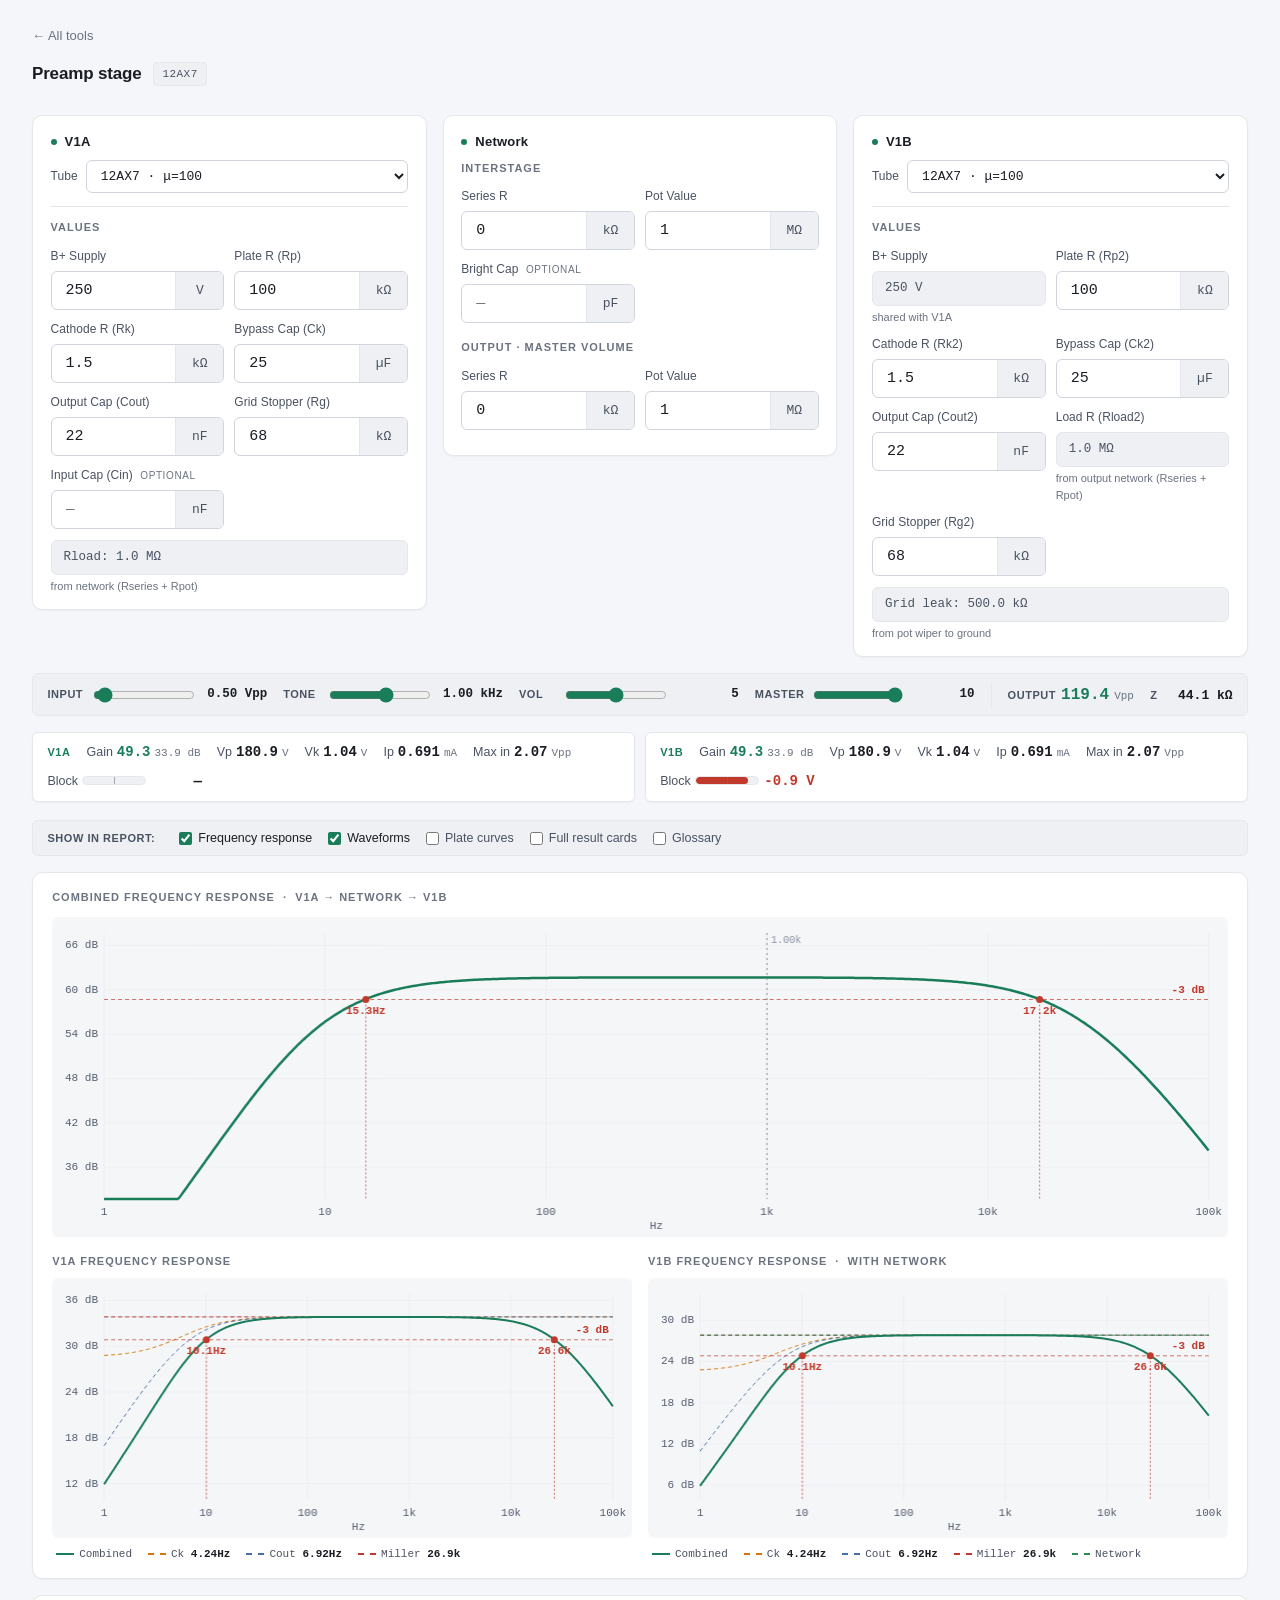
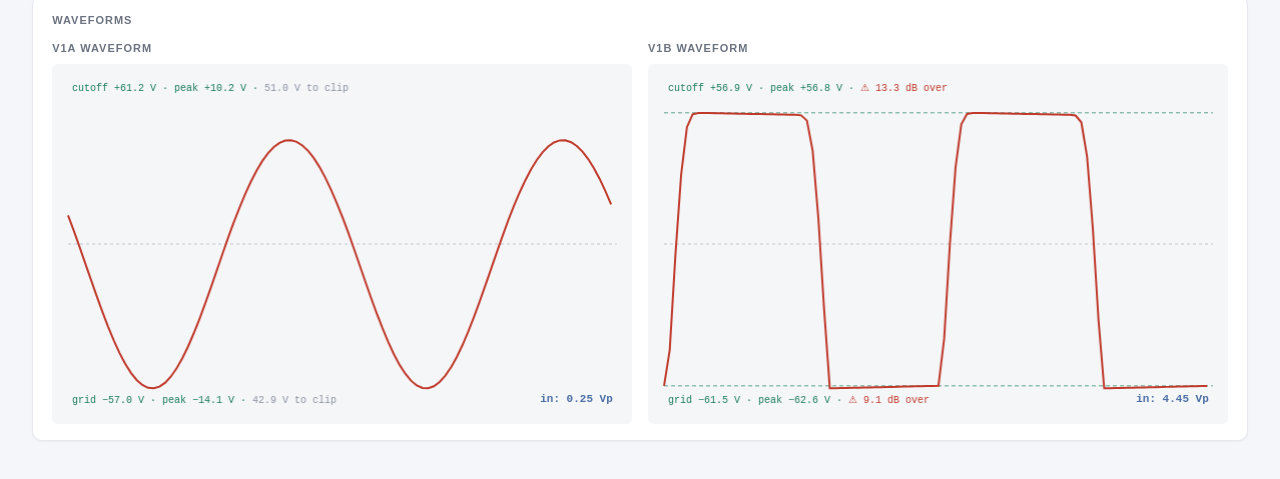
<file: tools/preamp-stage/index.html>
<!DOCTYPE html>
<html lang="en">
<head>
<meta charset="UTF-8">
<meta name="viewport" content="width=device-width, initial-scale=1.0">
<meta name="color-scheme" content="light">
<title>12AX7 Preamp Stage Designer — Electo</title>
<link rel="stylesheet" href="../../shared.css">
<style>
/* ═══════════════════════════════════════════════════════════════════════════
   Inputs-first layout (redesign).

   Five vertical strips top-to-bottom:
     ① Header (back link + title)
     ② INPUTS STRIP — three side-by-side stage cards (V1A | Network | V1B).
        This is the hero of the page: component values are what the user
        spends most of their time tweaking, so they sit at the top.
     ③ TRANSPORT BAR — input amplitude, test tone, volume, Output Vpp and
        blocking warning. Sticks to the top of the viewport on scroll so
        the live controls are always reachable while looking at any chart.
     ④ HEADLINE READOUTS — V1A and V1B compact diagnostic lines (Gain, Vp,
        Vk, Ip). Two lines under the transport bar, always visible.
     ⑤ REPORT AREA — checkbox-toggled sections: combined + per-stage
        frequency response, waveforms, plate curves, full result-card
        detail, network internals. The combined Bode chart is no longer
        a hero; it lives here as one widget among several.
   ═══════════════════════════════════════════════════════════════════════════ */

.app{padding:1.25rem 2rem;max-width:1440px;margin:0 auto}

/* ── ② Inputs strip ────────────────────────────────────────────────────── */
.inputs-strip{display:grid;grid-template-columns:repeat(3,minmax(0,1fr));gap:1rem;align-items:start;margin-bottom:1rem}
.stage-card{background:var(--color-bg);border:1px solid var(--color-border-light);border-radius:var(--radius-lg);padding:.9rem 1.1rem;box-shadow:var(--shadow-card);min-width:0}
.stage-card .stage-label{font-size:13px;font-weight:700;color:var(--color-text);letter-spacing:.02em;margin-bottom:.5rem;display:inline-flex;align-items:center;gap:8px}
.stage-card .stage-label::before{content:"";width:6px;height:6px;border-radius:50%;background:var(--color-accent)}
.stage-card .sec-title{margin-bottom:.7rem;display:block}
/* Tube-model selector — sits between the stage label and the Values grid. */
.tube-select-row{display:flex;align-items:center;gap:8px;margin-bottom:.8rem;padding-bottom:.8rem;border-bottom:1px solid var(--color-border-light)}
.tube-select-row .field-label{margin-bottom:0;white-space:nowrap}
.tube-select{flex:1;min-width:0;border:1px solid var(--color-border);border-radius:var(--radius-md);background:var(--color-bg);font-family:var(--font-mono);font-size:13px;font-weight:500;color:var(--color-text);padding:7px 10px;cursor:pointer;transition:border-color .15s,box-shadow .15s}
.tube-select:hover{border-color:var(--color-accent)}
.tube-select:focus{outline:none;border-color:var(--color-accent);box-shadow:0 0 0 3px var(--color-focus)}
.fields-grid{display:grid;grid-template-columns:1fr 1fr;gap:0 10px}
.fields-grid .field{min-width:0;margin-bottom:10px}
.fields-grid .field:last-child{margin-bottom:0}
.fields-grid .input-group{min-width:0}
.stage-card-foot{margin-top:.7rem}
.readonly-val{background:var(--color-bg-secondary);border:1px solid var(--color-border-light);border-radius:var(--radius-md);padding:7px 12px;font-size:12.5px;font-family:var(--font-mono);color:var(--color-text-secondary)}
.readonly-label{font-size:11px;color:var(--color-text-tertiary);margin-top:3px}

/* ── ③ Transport bar (sticky) ──────────────────────────────────────────── */
.transport-bar{position:sticky;top:0;z-index:50;display:flex;flex-wrap:wrap;align-items:center;gap:1rem;padding:.55rem .9rem;background:var(--color-bg-secondary);border:1px solid var(--color-border-light);border-radius:var(--radius-md);margin-bottom:1rem;transition:box-shadow .15s,background .15s}
.transport-bar.is-stuck{box-shadow:0 2px 10px rgba(17,22,31,.08);background:var(--color-bg)}
/* Input, Tone and Vol are three identical groups so their sliders and value
   readouts line up vertically: same flex weight, same label width, same
   value-column width. */
.tb-group{display:flex;align-items:center;gap:8px;flex:1 1 0;min-width:0}
.tb-label{font-size:11px;font-weight:600;color:var(--color-text-secondary);text-transform:uppercase;letter-spacing:.05em;white-space:nowrap;min-width:38px}
.tb-group input[type=range]{flex:1;min-width:70px;accent-color:var(--color-accent)}
.tb-val{font-size:12.5px;font-family:var(--font-mono);font-weight:600;color:var(--color-text);min-width:64px;text-align:right;white-space:nowrap}
.tb-readout{display:flex;align-items:baseline;gap:5px;padding-left:1rem;border-left:1px solid var(--color-border-light);white-space:nowrap;flex:0 0 auto}
.tb-readout-label{font-size:11px;font-weight:600;color:var(--color-text-secondary);text-transform:uppercase;letter-spacing:.05em}
/* Reserve fixed width for up to "999.9" so the value never reflows the bar
   (and the Vol group before it never shifts) as it moves between 3 and 4
   digits. Right-aligned, monospace. */
.tb-readout-value{font-size:16px;font-family:var(--font-mono);font-weight:600;color:var(--color-accent);display:inline-block;min-width:5ch;text-align:right}
/* Looking-back impedance: smaller type, fixed width for "999.9 kΩ" so the
   value flipping between Ω/kΩ/MΩ magnitudes never reflows the bar. */
.tb-readout-z{font-size:13px;min-width:9ch;color:var(--color-text)}
.tb-readout-unit{font-size:11px;color:var(--color-text-tertiary);font-family:var(--font-mono)}
/* Blocking-distortion warning chip. Absolutely positioned so appearing and
   disappearing takes ZERO layout space — the sliders never shift. It hangs
   off the bar's bottom-right corner (near the Output readout it relates to)
   and rides along when the bar is stuck to the viewport top. */
/* Blocking-severity meter (one per stage, in the headline strips). The fill
   grows left→right; the tick at mid-track marks blocking ONSET (severity 1).
   Below the tick the stage is approaching; past it, blocking is active.
   Fixed track width keeps the strip layout stable at every severity. */
.blk-meter{position:relative;display:inline-block;width:64px;height:9px;background:var(--color-bg-secondary);border:1px solid var(--color-border-light);border-radius:999px;overflow:hidden;vertical-align:middle}
.blk-fill{position:absolute;left:0;top:0;bottom:0;width:0;background:var(--color-accent);border-radius:999px;transition:width .12s,background .12s}
.blk-fill.warn{background:#d4940a}
.blk-fill.hot{background:#c0392b}
.blk-tick{position:absolute;left:50%;top:-1px;bottom:-1px;width:1.5px;background:var(--color-text-tertiary);opacity:.55}
.blk-val{min-width:52px;text-align:right}
.blk-val.hot{color:#c0392b}

/* ── ④ Headline readouts ───────────────────────────────────────────────── */
.headline-readouts{display:grid;grid-template-columns:1fr 1fr;gap:.6rem;margin-bottom:1.1rem}
.hr-stage{background:var(--color-bg);border:1px solid var(--color-border-light);border-radius:var(--radius-md);padding:.55rem .9rem;box-shadow:var(--shadow-card);display:flex;flex-wrap:wrap;align-items:baseline;gap:.5rem 1rem}
.hr-stage-label{font-size:11px;font-weight:700;color:var(--color-accent);letter-spacing:.05em;text-transform:uppercase}
.hr-item{display:inline-flex;align-items:baseline;gap:4px;font-size:12.5px}
.hr-label{color:var(--color-text-secondary);font-weight:500}
.hr-value{font-family:var(--font-mono);font-weight:600;color:var(--color-text);font-size:14px}
.hr-value.accent{color:var(--color-accent)}
.hr-unit{color:var(--color-text-tertiary);font-size:11px;font-family:var(--font-mono)}

/* ── ⑤ Report area ─────────────────────────────────────────────────────── */
.report-area{margin-top:.5rem}
.report-controls{display:flex;flex-wrap:wrap;align-items:center;gap:1rem;padding:.5rem .9rem;background:var(--color-bg-secondary);border:1px solid var(--color-border-light);border-radius:var(--radius-md);margin-bottom:1rem}
.report-controls-label{font-size:11px;font-weight:600;color:var(--color-text-secondary);text-transform:uppercase;letter-spacing:.05em;margin-right:.5rem}
.report-toggle{display:inline-flex;align-items:center;gap:6px;color:var(--color-text-secondary);cursor:pointer;font-size:12.5px;user-select:none;font-family:var(--font-sans)}
.report-toggle:has(input:checked){color:var(--color-text);font-weight:500}
.report-toggle input{accent-color:var(--color-accent);cursor:pointer}

.report-section{background:var(--color-bg);border:1px solid var(--color-border-light);border-radius:var(--radius-lg);padding:1rem 1.2rem;margin-bottom:1rem;box-shadow:var(--shadow-card)}
.report-section[hidden]{display:none}
.report-section > .sec-title{margin-bottom:.7rem;display:block}

/* ── Glossary (result-cards + network terms) ────────────────────────────── */
.glossary-grid{display:grid;grid-template-columns:1fr 1fr;gap:1rem 1.5rem}
.glossary-group-title{grid-column:1/-1;font-size:11px;color:var(--color-text-tertiary);text-transform:uppercase;letter-spacing:.09em;font-weight:600;margin-bottom:-.25rem}
.glossary-group-title:not(:first-child){margin-top:.5rem}
.glossary-entry{padding:.65rem .8rem;background:var(--color-bg-secondary);border-radius:var(--radius-md)}
.glossary-term{font-size:14px;font-weight:700;color:var(--color-text);font-family:var(--font-mono);margin-bottom:.35rem}
.glossary-tag{font-size:11px;font-weight:500;color:var(--color-text-tertiary);font-family:var(--font-sans);margin-left:6px;letter-spacing:.02em}
.glossary-how,.glossary-what,.glossary-sonic{font-size:12.5px;color:var(--color-text-secondary);line-height:1.55;margin:0 0 .35rem}
.glossary-sonic{margin-bottom:0;padding-top:.3rem;border-top:1px dashed var(--color-border-light)}
.glossary-sonic strong{color:var(--color-accent)}
.glossary-how strong,.glossary-what strong{color:var(--color-text);font-weight:600}
.glossary-how sub,.glossary-what sub,.glossary-sonic sub{font-size:.75em}
.report-row{display:grid;gap:1rem}
.report-row.two-col{grid-template-columns:1fr 1fr}
/* Signal-flow row for the result cards: V1A | Network | V1B. The middle
   column is a narrow derived-values list, the stages get the width. */
.report-row.three-col{grid-template-columns:1fr minmax(175px,215px) 1fr}
.report-sub-net{min-width:0;padding-top:1px}
.report-sub{min-width:0}
.report-sub-title{font-size:11px;color:var(--color-text-tertiary);text-transform:uppercase;letter-spacing:.09em;font-weight:600;margin-bottom:.5rem;display:block}

/* Charts re-tuned for the new layout. The combined chart still gets a
   little more height since it sits full-width at the top of the freq
   section; per-stage canvases use the smaller per-half height. */
.chart-canvas{width:100%;display:block;border-radius:var(--radius-md);background:var(--color-bg-chart);height:260px}
.combined-chart{height:320px}
/* Waveform canvases are taller so the trace + the corner clip/peak readouts
   aren't cramped against each other. */
.wave-canvas{height:360px}

.result-grid-3{display:grid;grid-template-columns:repeat(3,minmax(0,1fr));gap:8px}
.result-grid-2{display:grid;grid-template-columns:1fr 1fr;gap:8px}
.freq-legend{display:flex;flex-wrap:wrap;gap:6px 16px;padding:8px 4px 0;font-size:11px;font-family:var(--font-mono);color:var(--color-text-secondary)}
.freq-legend .leg-item{display:flex;align-items:center;gap:5px;white-space:nowrap}
.freq-legend .leg-line{width:18px;height:0;border-top:2.5px solid;flex-shrink:0}
.freq-legend .leg-line.dashed{border-top-style:dashed}
.freq-legend .leg-fc{font-weight:600;color:var(--color-text)}

/* (Blocking-distortion badges retired — the headline meters supersede them.) */

/* Network derived-values block (in its own report section). */
.net-derived{font-size:12.5px;color:var(--color-text-secondary);line-height:1.8;font-family:var(--font-mono)}
.net-derived strong{color:var(--color-text);font-weight:600;font-family:var(--font-sans)}

/* ── Responsive ────────────────────────────────────────────────────────── */
/* Above 1100 px: three side-by-side input cards.
   1100 → 720 px: V1A & V1B side-by-side, Network full-width below.
   Below 720 px: single column, everything stacks. */
@media (max-width:1100px){
  .inputs-strip{grid-template-columns:1fr 1fr}
  .inputs-strip > .stage-card.network-card{grid-column:1/-1;order:99}
  .headline-readouts{grid-template-columns:1fr}
  .report-row.three-col{grid-template-columns:1fr}
}
@media (max-width:720px){
  .app{padding:1rem}
  .inputs-strip{grid-template-columns:1fr}
  .inputs-strip > .stage-card.network-card{order:initial}
  .fields-grid{grid-template-columns:1fr 1fr}
  .transport-bar{flex-direction:column;align-items:stretch}
  .tb-group, .tb-readout{width:100%;border-left:none;padding-left:0}
  .report-row.two-col{grid-template-columns:1fr}
  .glossary-grid{grid-template-columns:1fr}
  .result-grid-3{grid-template-columns:1fr 1fr}
}
</style>
</head>
<body>

<div class="app">
  <a href="../../index.html" class="back-link">&larr; All tools</a>

  <div class="header" style="margin-top:.6rem">
    <span class="header-title">Preamp stage</span>
    <span class="badge">12AX7</span>
  </div>

  <!-- ╔════════════════════════════════════════════════════════════════════╗
       ║ ② INPUTS STRIP — the new hero. Three side-by-side stage cards,    ║
       ║ each carrying only the component-value inputs (and their derived ║
       ║ readonly readout). Everything else moved down the page.          ║
       ╚════════════════════════════════════════════════════════════════════╝ -->
  <div class="inputs-strip">

    <div class="stage-card v1a-card">
      <span class="stage-label">V1A</span>
      <div class="tube-select-row">
        <label class="field-label" for="in-tube">Tube</label>
        <select id="in-tube" class="tube-select" onchange="recalc()">
          <option value="12AX7" selected>12AX7 &middot; &mu;=100</option>
          <option value="5751">5751 &middot; &mu;=70</option>
          <option value="12AT7">12AT7 &middot; &mu;=60</option>
          <option value="12AY7">12AY7 &middot; &mu;=44</option>
        </select>
      </div>
      <span class="sec-title">Values</span>
      <div class="fields-grid">
        <div class="field">
          <label class="field-label">B+ Supply</label>
          <div class="input-group">
            <input type="number" id="in-bplus" value="250" min="0" step="any" oninput="recalc()">
            <span class="unit-static">V</span>
          </div>
        </div>
        <div class="field">
          <label class="field-label">Plate R (Rp)</label>
          <div class="input-group">
            <input type="number" id="in-rp" value="100" min="0" step="any" oninput="recalc()">
            <select class="unit-select" id="in-rp-u" onchange="recalc()">
              <option value="1e3" selected>k&Omega;</option>
              <option value="1e6">M&Omega;</option>
            </select>
          </div>
        </div>
        <div class="field">
          <label class="field-label">Cathode R (Rk)</label>
          <div class="input-group">
            <input type="number" id="in-rk" value="1.5" min="0" step="any" oninput="recalc()">
            <select class="unit-select" id="in-rk-u" onchange="recalc()">
              <option value="1">&Omega;</option>
              <option value="1e3" selected>k&Omega;</option>
            </select>
          </div>
        </div>
        <div class="field">
          <label class="field-label">Bypass Cap (Ck)</label>
          <div class="input-group">
            <input type="number" id="in-ck" value="25" min="0" step="any" oninput="recalc()">
            <select class="unit-select" id="in-ck-u" onchange="recalc()">
              <option value="1e-9">nF</option>
              <option value="1e-6" selected>&micro;F</option>
            </select>
          </div>
        </div>
        <div class="field">
          <label class="field-label">Output Cap (Cout)</label>
          <div class="input-group">
            <input type="number" id="in-cout" value="22" min="0" step="any" oninput="recalc()">
            <select class="unit-select" id="in-cout-u" onchange="recalc()">
              <option value="1e-12">pF</option>
              <option value="1e-9" selected>nF</option>
              <option value="1e-6">&micro;F</option>
            </select>
          </div>
        </div>
        <div class="field">
          <label class="field-label">Grid Stopper (Rg)</label>
          <div class="input-group">
            <input type="number" id="in-rg" value="68" min="0" step="any" oninput="recalc()">
            <select class="unit-select" id="in-rg-u" onchange="recalc()">
              <option value="1">&Omega;</option>
              <option value="1e3" selected>k&Omega;</option>
            </select>
          </div>
        </div>
        <div class="field">
          <label class="field-label" for="in-cin">Input Cap (Cin) <span class="opt">optional</span></label>
          <div class="input-group">
            <input type="number" id="in-cin" min="0" step="any" oninput="recalc()" placeholder="—">
            <select class="unit-select" id="in-cin-u" onchange="recalc()">
              <option value="1e-12">pF</option>
              <option value="1e-9" selected>nF</option>
              <option value="1e-6">&micro;F</option>
            </select>
          </div>
        </div>
      </div>
      <div class="stage-card-foot">
        <div class="readonly-val" id="v1a-rload-display">Rload: —</div>
        <div class="readonly-label">from network (Rseries + Rpot)</div>
      </div>
    </div>

    <div class="stage-card network-card">
      <span class="stage-label">Network</span>
      <span class="sec-title">Interstage</span>
      <div class="fields-grid">
        <div class="field">
          <label class="field-label">Series R</label>
          <div class="input-group">
            <input type="number" id="in-rseries" value="0" min="0" step="any" oninput="recalc()">
            <select class="unit-select" id="in-rseries-u" onchange="recalc()">
              <option value="1">&Omega;</option>
              <option value="1e3" selected>k&Omega;</option>
            </select>
          </div>
        </div>
        <div class="field">
          <label class="field-label">Pot Value</label>
          <div class="input-group">
            <input type="number" id="in-rpot" value="1" min="0" step="any" oninput="recalc()">
            <select class="unit-select" id="in-rpot-u" onchange="recalc()">
              <option value="1e3">k&Omega;</option>
              <option value="1e6" selected>M&Omega;</option>
            </select>
          </div>
        </div>
        <div class="field">
          <label class="field-label" for="in-cbright">Bright Cap <span class="opt">optional</span></label>
          <div class="input-group">
            <input type="number" id="in-cbright" min="0" step="any" oninput="recalc()" placeholder="—">
            <select class="unit-select" id="in-cbright-u" onchange="recalc()">
              <option value="1e-12" selected>pF</option>
              <option value="1e-9">nF</option>
            </select>
          </div>
        </div>
      </div>

      <!-- ── Output network (master volume) — V1B's Cout drives this divider;
           its total resistance IS V1B's AC load, exactly as the interstage
           pot is V1A's. The Master slider (transport bar) sets the wiper. -->
      <span class="sec-title" style="margin-top:1rem">Output &middot; master volume</span>
      <div class="fields-grid">
        <div class="field">
          <label class="field-label">Series R</label>
          <div class="input-group">
            <input type="number" id="in-rseries-out" value="0" min="0" step="any" oninput="recalc()">
            <select class="unit-select" id="in-rseries-out-u" onchange="recalc()">
              <option value="1">&Omega;</option>
              <option value="1e3" selected>k&Omega;</option>
            </select>
          </div>
        </div>
        <div class="field">
          <label class="field-label">Pot Value</label>
          <div class="input-group">
            <input type="number" id="in-rpot-out" value="1" min="0" step="any" oninput="recalc()">
            <select class="unit-select" id="in-rpot-out-u" onchange="recalc()">
              <option value="1e3">k&Omega;</option>
              <option value="1e6" selected>M&Omega;</option>
            </select>
          </div>
        </div>
      </div>
    </div>

    <div class="stage-card v1b-card">
      <span class="stage-label">V1B</span>
      <div class="tube-select-row">
        <label class="field-label" for="in-tube2">Tube</label>
        <select id="in-tube2" class="tube-select" onchange="recalc()">
          <option value="12AX7" selected>12AX7 &middot; &mu;=100</option>
          <option value="5751">5751 &middot; &mu;=70</option>
          <option value="12AT7">12AT7 &middot; &mu;=60</option>
          <option value="12AY7">12AY7 &middot; &mu;=44</option>
        </select>
      </div>
      <span class="sec-title">Values</span>
      <div class="fields-grid">
        <div class="field">
          <label class="field-label">B+ Supply</label>
          <div class="readonly-val" id="v1b-bplus-display">250 V</div>
          <div class="readonly-label">shared with V1A</div>
        </div>
        <div class="field">
          <label class="field-label">Plate R (Rp2)</label>
          <div class="input-group">
            <input type="number" id="in-rp2" value="100" min="0" step="any" oninput="recalc()">
            <select class="unit-select" id="in-rp2-u" onchange="recalc()">
              <option value="1e3" selected>k&Omega;</option>
              <option value="1e6">M&Omega;</option>
            </select>
          </div>
        </div>
        <div class="field">
          <label class="field-label">Cathode R (Rk2)</label>
          <div class="input-group">
            <input type="number" id="in-rk2" value="1.5" min="0" step="any" oninput="recalc()">
            <select class="unit-select" id="in-rk2-u" onchange="recalc()">
              <option value="1">&Omega;</option>
              <option value="1e3" selected>k&Omega;</option>
            </select>
          </div>
        </div>
        <div class="field">
          <label class="field-label">Bypass Cap (Ck2)</label>
          <div class="input-group">
            <input type="number" id="in-ck2" value="25" min="0" step="any" oninput="recalc()">
            <select class="unit-select" id="in-ck2-u" onchange="recalc()">
              <option value="1e-9">nF</option>
              <option value="1e-6" selected>&micro;F</option>
            </select>
          </div>
        </div>
        <div class="field">
          <label class="field-label">Output Cap (Cout2)</label>
          <div class="input-group">
            <input type="number" id="in-cout2" value="22" min="0" step="any" oninput="recalc()">
            <select class="unit-select" id="in-cout2-u" onchange="recalc()">
              <option value="1e-12">pF</option>
              <option value="1e-9" selected>nF</option>
              <option value="1e-6">&micro;F</option>
            </select>
          </div>
        </div>
        <div class="field">
          <label class="field-label">Load R (Rload2)</label>
          <div class="readonly-val" id="v1b-rload-display">&mdash;</div>
          <div class="readonly-label">from output network (Rseries + Rpot)</div>
        </div>
        <div class="field">
          <label class="field-label">Grid Stopper (Rg2)</label>
          <div class="input-group">
            <input type="number" id="in-rg2" value="68" min="0" step="any" oninput="recalc()">
            <select class="unit-select" id="in-rg2-u" onchange="recalc()">
              <option value="1">&Omega;</option>
              <option value="1e3" selected>k&Omega;</option>
            </select>
          </div>
        </div>
      </div>
      <div class="stage-card-foot">
        <div class="readonly-val" id="v1b-rgl-display">Grid leak: —</div>
        <div class="readonly-label">from pot wiper to ground</div>
      </div>
    </div>

  </div>

  <!-- ╔════════════════════════════════════════════════════════════════════╗
       ║ ③ TRANSPORT BAR — sticky strip. Three sliders + Output Vpp +      ║
       ║ blocking-distortion warning. position:sticky pins it to the top   ║
       ║ of the viewport once the inputs strip scrolls past.               ║
       ╚════════════════════════════════════════════════════════════════════╝ -->
  <div class="transport-bar" id="transport-bar" aria-live="polite">
    <div class="tb-group">
      <label class="tb-label" for="amp-slider">Input</label>
      <input type="range" id="amp-slider" min="0.05" max="10" step="0.05" value="0.5" oninput="onAmpChange()">
      <span class="tb-val" id="amp-val">0.50 Vpp</span>
    </div>
    <div class="tb-group">
      <label class="tb-label" for="freq-slider">Tone</label>
      <!-- log10(Hz): 1.30103 = 20 Hz, 4.30103 = 20 kHz, 3.0 = 1 kHz. -->
      <input type="range" id="freq-slider" min="1.30103" max="4.30103" step="0.01" value="3.0" oninput="onFreqChange()">
      <span class="tb-val" id="freq-val">1.00 kHz</span>
    </div>
    <div class="tb-group">
      <label class="tb-label" for="pot-slider">Vol</label>
      <input type="range" id="pot-slider" min="0" max="10" step="0.1" value="5" oninput="onPotChange()">
      <span class="tb-val" id="pot-display">5</span>
    </div>
    <div class="tb-group">
      <label class="tb-label" for="master-slider">Master</label>
      <input type="range" id="master-slider" min="0" max="10" step="0.1" value="10" oninput="onMasterChange()">
      <span class="tb-val" id="master-display">10</span>
    </div>
    <!-- Output readouts: post-master Vpp (what actually leaves the amp) and
         the mid-band source impedance looking back into the master wiper. -->
    <div class="tb-readout">
      <span class="tb-readout-label">Output</span>
      <span class="tb-readout-value" id="combined-vpp">&mdash;</span>
      <span class="tb-readout-unit">Vpp</span>
      <span class="tb-readout-label" style="margin-left:.7rem">Z</span>
      <span class="tb-readout-value tb-readout-z" id="out-z">&mdash;</span>
    </div>
    <!-- Blocking distortion is surfaced by the per-stage meters in the
         headline strips below (continuous severity, not a binary chip). -->
    <!-- Hidden mirrors of the previous combined-readout values. Existing JS
         continues to write to these IDs; they're not displayed because the
         live numbers are already in the slider readouts above. -->
    <span hidden id="combined-input"></span>
    <span hidden id="combined-volume"></span>
  </div>

  <!-- ╔════════════════════════════════════════════════════════════════════╗
       ║ ④ HEADLINE READOUTS — V1A and V1B compact diagnostic strips.      ║
       ║ Gain, V plate, V cathode, Ip per stage. Always visible just under ║
       ║ the transport bar.                                                 ║
       ╚════════════════════════════════════════════════════════════════════╝ -->
  <div class="headline-readouts">
    <div class="hr-stage">
      <span class="hr-stage-label">V1A</span>
      <span class="hr-item"><span class="hr-label">Gain</span><span class="hr-value accent" id="out-gain">&mdash;</span><span class="hr-unit" id="out-gain-db"></span></span>
      <span class="hr-item"><span class="hr-label">Vp</span><span class="hr-value" id="out-vp">&mdash;</span><span class="hr-unit">V</span></span>
      <span class="hr-item"><span class="hr-label">Vk</span><span class="hr-value" id="out-vk">&mdash;</span><span class="hr-unit">V</span></span>
      <span class="hr-item"><span class="hr-label">Ip</span><span class="hr-value" id="out-ip">&mdash;</span><span class="hr-unit">mA</span></span>
      <span class="hr-item" title="Largest input signal this stage handles before its output starts to clip"><span class="hr-label">Max in</span><span class="hr-value" id="out-maxin">&mdash;</span><span class="hr-unit">Vpp</span></span>
      <span class="hr-item hr-block" title="Blocking-distortion meter. Fill to the tick = approaching onset (label shows proximity %); past the tick = blocking, label shows the grid-bias displacement in volts. Driven by the measured grid-conduction current charging this stage's input coupling cap — a DC-coupled stage (no cap) cannot block and shows —.">
        <span class="hr-label">Block</span>
        <span class="blk-meter"><span class="blk-fill" id="blk-fill"></span><span class="blk-tick"></span></span>
        <span class="hr-value blk-val" id="blk-val">&mdash;</span>
      </span>
    </div>
    <div class="hr-stage">
      <span class="hr-stage-label">V1B</span>
      <span class="hr-item"><span class="hr-label">Gain</span><span class="hr-value accent" id="out-gain2">&mdash;</span><span class="hr-unit" id="out-gain-db2"></span></span>
      <span class="hr-item"><span class="hr-label">Vp</span><span class="hr-value" id="out-vp2">&mdash;</span><span class="hr-unit">V</span></span>
      <span class="hr-item"><span class="hr-label">Vk</span><span class="hr-value" id="out-vk2">&mdash;</span><span class="hr-unit">V</span></span>
      <span class="hr-item"><span class="hr-label">Ip</span><span class="hr-value" id="out-ip2">&mdash;</span><span class="hr-unit">mA</span></span>
      <span class="hr-item" title="Largest input signal this stage handles before its output starts to clip"><span class="hr-label">Max in</span><span class="hr-value" id="out-maxin2">&mdash;</span><span class="hr-unit">Vpp</span></span>
      <span class="hr-item hr-block" title="Blocking-distortion meter. Fill to the tick = approaching onset (label shows proximity %); past the tick = blocking, label shows the grid-bias displacement in volts. Driven by the measured grid-conduction current charging the interstage coupling cap.">
        <span class="hr-label">Block</span>
        <span class="blk-meter"><span class="blk-fill" id="blk-fill2"></span><span class="blk-tick"></span></span>
        <span class="hr-value blk-val" id="blk-val2">&mdash;</span>
      </span>
    </div>
  </div>

  <!-- ╔════════════════════════════════════════════════════════════════════╗
       ║ ⑤ REPORT AREA — checkbox-toggled subsections. Default visible:    ║
       ║ Frequency response, Waveforms. Off by default: Plate curves,      ║
       ║ Full result cards, Network detail. State persists in localStorage.║
       ╚════════════════════════════════════════════════════════════════════╝ -->
  <section class="report-area">
    <div class="report-controls">
      <span class="report-controls-label">Show in report:</span>
      <label class="report-toggle"><input type="checkbox" data-report="freq"> Frequency response</label>
      <label class="report-toggle"><input type="checkbox" data-report="waves"> Waveforms</label>
      <label class="report-toggle"><input type="checkbox" data-report="plate"> Plate curves</label>
      <label class="report-toggle"><input type="checkbox" data-report="cards"> Full result cards</label>
      <label class="report-toggle"><input type="checkbox" data-report="glossary"> Glossary</label>
    </div>

    <!-- Frequency-response widget: combined Bode at top, V1A/V1B side-by-side
         underneath. -->
    <div class="report-section" data-report="freq">
      <span class="sec-title">Combined frequency response &nbsp;&middot;&nbsp; V1A &rarr; Network &rarr; V1B</span>
      <canvas id="chart-freq-combined" class="chart-canvas combined-chart" role="img"
        aria-label="Combined frequency response of the full preamp signal chain. The cascaded magnitude plot updates as you change parameters above."></canvas>
      <p class="sr-only" id="combined-summary">Combined response chart has no data yet.</p>
      <div class="report-row two-col" style="margin-top:1rem">
        <div class="report-sub">
          <span class="report-sub-title">V1A frequency response</span>
          <canvas id="chart-freq-v1a" class="chart-canvas" role="img"
            aria-label="V1A Bode magnitude plot showing individual component corners (Ck, Cout, Cin, Miller) and the composite response."></canvas>
          <div id="freq-legend-v1a" class="freq-legend"></div>
        </div>
        <div class="report-sub">
          <span class="report-sub-title">V1B frequency response &nbsp;&middot;&nbsp; with network</span>
          <canvas id="chart-freq-v1b" class="chart-canvas" role="img"
            aria-label="V1B Bode magnitude plot with the interstage network cascaded in, showing any bright-cap high-frequency lift."></canvas>
          <div id="freq-legend-v1b" class="freq-legend"></div>
        </div>
      </div>
    </div>

    <!-- Waveforms widget. -->
    <div class="report-section" data-report="waves">
      <span class="sec-title">Waveforms</span>
      <div class="report-row two-col">
        <div class="report-sub">
          <span class="report-sub-title">V1A waveform</span>
          <canvas id="chart-wave-v1a" class="chart-canvas wave-canvas" role="img"
            aria-label="V1A time-domain plate waveform — shows output voltage vs. time with clip-reference lines."></canvas>
        </div>
        <div class="report-sub">
          <span class="report-sub-title">V1B waveform</span>
          <canvas id="chart-wave-v1b" class="chart-canvas wave-canvas" role="img"
            aria-label="V1B time-domain plate waveform driven by V1A's output through the interstage network."></canvas>
        </div>
      </div>
    </div>

    <!-- Plate curves widget. Off by default; designer's deep-dive view. -->
    <div class="report-section" data-report="plate">
      <span class="sec-title">Plate characteristics</span>
      <div class="report-row two-col">
        <div class="report-sub">
          <span class="report-sub-title">V1A</span>
          <canvas id="chart-plate-v1a" class="chart-canvas" role="img"
            aria-label="V1A plate characteristic curves (Ip vs. Vp) with DC and AC load lines and operating point."></canvas>
          <div id="plate-legend-v1a" class="freq-legend"></div>
        </div>
        <div class="report-sub">
          <span class="report-sub-title">V1B</span>
          <canvas id="chart-plate-v1b" class="chart-canvas" role="img"
            aria-label="V1B plate characteristic curves (Ip vs. Vp) with DC and AC load lines and operating point."></canvas>
          <div id="plate-legend-v1b" class="freq-legend"></div>
        </div>
      </div>
    </div>

    <!-- Full result-card detail. The 4 "headline" values (Gain, Vp, Vk, Ip)
         are already in the readouts strip above, so we don't repeat them
         here — this section carries gm, rp, Z values, swing, grid-leak
         shift, bias excursion, and the blocking-distortion badge. -->
    <div class="report-section" data-report="cards">
      <span class="sec-title">Full result cards</span>
      <!-- Three columns mirroring the signal flow: V1A | Network | V1B. The
           network's derived values sit between the two stages they couple. -->
      <div class="report-row three-col">
        <div class="report-sub">
          <span class="report-sub-title">V1A</span>
          <div class="result-grid-3">
            <div class="result-card"><div class="result-label">gm</div><div class="result-value" id="out-gm">&mdash;</div><div class="result-unit">mA/V</div></div>
            <div class="result-card"><div class="result-label">rp</div><div class="result-value" id="out-rp">&mdash;</div><div class="result-unit">k&Omega;</div></div>
            <div class="result-card"><div class="result-label">Input Z</div><div class="result-value" id="out-zin">&mdash;</div><div class="result-unit" id="out-zin-u">k&Omega;</div></div>
            <div class="result-card"><div class="result-label">Output Z</div><div class="result-value" id="out-zout">&mdash;</div><div class="result-unit" id="out-zout-u">k&Omega;</div></div>
            <div class="result-card"><div class="result-label">Output</div><div class="result-value" id="out-swing">&mdash;</div><div class="result-unit">Vpp</div></div>
            <div class="result-card"><div class="result-label">Grid shift</div><div class="result-value" id="out-grid-shift">&mdash;</div><div class="result-unit">V</div></div>
            <div class="result-card"><div class="result-label">Bias excursion</div><div class="result-value" id="out-bias-exc">&mdash;</div><div class="result-unit">V</div></div>
            <div class="result-card" title="Blocking recovery time constant of this stage's input coupling cap — how long the bias shift takes to drain after an overdriven transient"><div class="result-label">Block rec</div><div class="result-value" id="out-blkrec">&mdash;</div><div class="result-unit">ms</div></div>
          </div>
        </div>
        <div class="report-sub report-sub-net">
          <span class="report-sub-title">Network</span>
          <div class="net-derived" id="net-derived">
            <strong>Attenuation:</strong> <span id="net-atten">—</span><br>
            <strong>Source Z:</strong> <span id="net-srcz">—</span><br>
            <strong>V1A Rload:</strong> <span id="net-rload">—</span><br>
            <strong>V1B grid leak:</strong> <span id="net-rgl">—</span><br>
            <strong>Master atten:</strong> <span id="net-matten">—</span><br>
            <strong>V1B Rload:</strong> <span id="net-outrload">—</span><br>
            <strong>Output Z:</strong> <span id="net-outz">—</span><br>
            <strong>Blocking charge &tau;:</strong> <span id="net-blkchg">—</span><br>
            <strong>Blocking recovery &tau;:</strong> <span id="net-blkrec">—</span>
          </div>
        </div>
        <div class="report-sub">
          <span class="report-sub-title">V1B</span>
          <div class="result-grid-3">
            <div class="result-card"><div class="result-label">gm</div><div class="result-value" id="out-gm2">&mdash;</div><div class="result-unit">mA/V</div></div>
            <div class="result-card"><div class="result-label">rp</div><div class="result-value" id="out-rp2">&mdash;</div><div class="result-unit">k&Omega;</div></div>
            <div class="result-card"><div class="result-label">Input Z</div><div class="result-value" id="out-zin2">&mdash;</div><div class="result-unit" id="out-zin2-u">k&Omega;</div></div>
            <div class="result-card"><div class="result-label">Output Z</div><div class="result-value" id="out-zout2">&mdash;</div><div class="result-unit" id="out-zout2-u">k&Omega;</div></div>
            <div class="result-card"><div class="result-label">Output</div><div class="result-value" id="out-swing2">&mdash;</div><div class="result-unit">Vpp</div></div>
            <div class="result-card"><div class="result-label">Grid shift</div><div class="result-value" id="out-grid-shift2">&mdash;</div><div class="result-unit">V</div></div>
            <div class="result-card"><div class="result-label">Bias excursion</div><div class="result-value" id="out-bias-exc2">&mdash;</div><div class="result-unit">V</div></div>
            <div class="result-card" title="Blocking recovery time constant of the interstage coupling cap — how long the bias shift takes to drain after an overdriven transient"><div class="result-label">Block rec</div><div class="result-value" id="out-blkrec2">&mdash;</div><div class="result-unit">ms</div></div>
          </div>
        </div>
      </div>
    </div>

    <!-- Glossary for every term in the Full result cards (stage + network):
         what it is, how this tool computes it, what it does to the circuit,
         and which component changes move it — with sonic outcomes. -->
    <div class="report-section" data-report="glossary">
      <span class="sec-title">Glossary &nbsp;&middot;&nbsp; result cards &amp; network</span>
      <div class="glossary-grid">

        <span class="glossary-group-title">Stage terms &nbsp;&middot;&nbsp; V1A / V1B</span>

        <div class="glossary-entry">
          <div class="glossary-term">gm <span class="glossary-tag">transconductance &middot; mA/V</span></div>
          <p class="glossary-how"><strong>Calculated:</strong> central finite difference on the Koren tube model at the DC operating point &mdash; gm&nbsp;=&nbsp;[I<sub>p</sub>(V<sub>p</sub>, V<sub>gk</sub>+10&nbsp;mV) &minus; I<sub>p</sub>(V<sub>p</sub>, V<sub>gk</sub>&minus;10&nbsp;mV)]&nbsp;/&nbsp;20&nbsp;mV.</p>
          <p class="glossary-what"><strong>Circuit impact:</strong> how much plate current moves per volt of grid swing &mdash; the engine of gain (&mu;&nbsp;=&nbsp;gm&middot;r<sub>p</sub>). An operating-point property, not a tube constant: colder bias means lower gm.</p>
          <p class="glossary-sonic"><strong>Sonic levers:</strong> you steer gm through bias and tube choice. Shrink R<sub>k</sub> (1.5k&nbsp;&rarr;&nbsp;820&nbsp;&Omega;) or raise B+ for a hotter bias &mdash; more gain, earlier breakup. Swap the 12AX7 for a 5751 or 12AY7 to drop gm: cleaner, more touch-dynamic front end (the classic vintage-amp clean-up move).</p>
        </div>

        <div class="glossary-entry">
          <div class="glossary-term">rp <span class="glossary-tag">dynamic plate resistance &middot; k&Omega;</span></div>
          <p class="glossary-how"><strong>Calculated:</strong> central difference on the same model &mdash; r<sub>p</sub>&nbsp;=&nbsp;20&nbsp;mV&nbsp;/&nbsp;[I<sub>p</sub>(V<sub>p</sub>+10&nbsp;mV) &minus; I<sub>p</sub>(V<sub>p</sub>&minus;10&nbsp;mV)] at fixed V<sub>gk</sub>.</p>
          <p class="glossary-what"><strong>Circuit impact:</strong> the tube's internal AC resistance at the plate. Sets gain via A<sub>v</sub>&nbsp;=&nbsp;&minus;&mu;&middot;R<sub>a</sub>/(r<sub>p</sub>+R<sub>a</sub>), R<sub>a</sub>&nbsp;=&nbsp;R<sub>p</sub>&nbsp;&#8741;&nbsp;R<sub>load</sub>, and dominates Output&nbsp;Z.</p>
          <p class="glossary-sonic"><strong>Sonic levers:</strong> low-r<sub>p</sub> tubes (12AY7, 12AT7) drive the next network stiffly &mdash; tighter bass, less loading interaction. Raising R<sub>p</sub> (100k&nbsp;&rarr;&nbsp;220k) buys gain but adds "give"; watch the load line flatten on the plate-curves chart as you try it.</p>
        </div>

        <div class="glossary-entry">
          <div class="glossary-term">Input Z <span class="glossary-tag">mid-band input impedance &middot; k&Omega; / M&Omega;</span></div>
          <p class="glossary-how"><strong>Calculated:</strong> Z<sub>in</sub>&nbsp;=&nbsp;R<sub>g</sub> (grid stopper) + grid return. V1A: assumed 1&nbsp;M&Omega; source-side leak; V1B: the interstage pot's wiper-to-ground section, so it moves with Vol.</p>
          <p class="glossary-what"><strong>Circuit impact:</strong> the resistive load this stage presents to its driver at mid frequencies. The HF input impedance falls with Miller capacitance (C<sub>ga</sub> magnified by stage gain) &mdash; visible in the Bode charts, not in this number.</p>
          <p class="glossary-sonic"><strong>Sonic levers:</strong> the grid stopper is the practical knob. Raise R<sub>g</sub> (68k&nbsp;&rarr;&nbsp;220&ndash;470k) and the Miller corner drops &mdash; smoother, darker, less fizz under gain (a primary high-gain voicing trick). Lower it for brighter, sharper attack.</p>
        </div>

        <div class="glossary-entry">
          <div class="glossary-term">Output Z <span class="glossary-tag">mid-band output impedance &middot; k&Omega;</span></div>
          <p class="glossary-how"><strong>Calculated:</strong> bypassed cathode: r<sub>p</sub>&nbsp;&#8741;&nbsp;R<sub>p</sub>. Unbypassed: (r<sub>p</sub>&nbsp;+&nbsp;(&mu;+1)&middot;R<sub>k</sub>)&nbsp;&#8741;&nbsp;R<sub>p</sub> &mdash; cathode feedback raises the tube's effective plate resistance.</p>
          <p class="glossary-what"><strong>Circuit impact:</strong> the source impedance driving the next network &mdash; sets the coupling-cap high-pass corner, feeds the output node's looking-back Z, and scales how hard downstream grid current sags this stage.</p>
          <p class="glossary-sonic"><strong>Sonic levers:</strong> pull the bypass cap and Output&nbsp;Z roughly doubles &mdash; leaner, tighter, more "stringy" with the same parts. Smaller R<sub>p</sub> or a lower-r<sub>p</sub> tube stiffens the drive, pushing fuller lows through the same coupling cap (the HP corner falls).</p>
        </div>

        <div class="glossary-entry">
          <div class="glossary-term">Output <span class="glossary-tag">delivered swing &middot; Vpp</span></div>
          <p class="glossary-how"><strong>Calculated:</strong> measured peak-to-peak of the settled time-domain simulation at this stage's coupling-cap output, at the current Input / Tone / Vol settings &mdash; clipping, compression and bias shift included.</p>
          <p class="glossary-what"><strong>Circuit impact:</strong> the swing actually delivered <em>right now</em>, as a scope would show it. The gap below Gain&nbsp;&times;&nbsp;input is your compression/clipping.</p>
          <p class="glossary-sonic"><strong>Use it:</strong> compare against the <em>next</em> stage's Max&nbsp;in: raise Vol until Output exceeds it and that's exactly where second-stage breakup begins. Designing a clean machine? Keep Output under downstream Max&nbsp;in with a few dB to spare.</p>
        </div>

        <div class="glossary-entry">
          <div class="glossary-term">Grid shift <span class="glossary-tag">operating-point displacement &middot; V</span></div>
          <p class="glossary-how"><strong>Calculated:</strong> mean(V<sub>gk</sub>) over the settled capture window minus its quiescent value (&minus;V<sub>k</sub>).</p>
          <p class="glossary-what"><strong>Circuit impact:</strong> total DC displacement of the operating point under drive &mdash; blocking charge <em>plus</em> benign cathode sag and AC re-centering. Negative = pushed toward cutoff. The Block meter isolates just the grid-current part.</p>
          <p class="glossary-sonic"><strong>Sonic levers:</strong> a large negative value under drive is the "ducks after every hit" feel. Tame it with a smaller interstage cap, a bigger grid stopper on the driven stage, less drive into the stage, or a lower-&mu; tube with more bias headroom.</p>
        </div>

        <div class="glossary-entry">
          <div class="glossary-term">Bias excursion <span class="glossary-tag">cathode drift &middot; V</span></div>
          <p class="glossary-how"><strong>Calculated:</strong> mean(instantaneous V<sub>k</sub>) over the settled window minus quiescent V<sub>k</sub> &mdash; the bypass cap holds the cathode with &tau;&nbsp;=&nbsp;R<sub>k</sub>&middot;C<sub>k</sub>, so asymmetric plate current charges it away from idle.</p>
          <p class="glossary-what"><strong>Circuit impact:</strong> slow self-rebias under sustained signal &mdash; the compression component of "tube feel." Positive = average plate current rose, stage drifted colder.</p>
          <p class="glossary-sonic"><strong>Sonic levers:</strong> bigger C<sub>k</sub> (25&micro;&nbsp;&rarr;&nbsp;100&micro;) lengthens the bloom/squash on held notes. Remove C<sub>k</sub> and excursion vanishes &mdash; stiffer, faster feel and ~6&nbsp;dB less gain. A partial bypass (0.68&ndash;1&nbsp;&micro;F) trades sag for a treble-tilted gain shelf (see the Ck curve in the Bode chart).</p>
        </div>

        <div class="glossary-entry">
          <div class="glossary-term">Block rec <span class="glossary-tag">blocking recovery &middot; ms</span></div>
          <p class="glossary-how"><strong>Calculated:</strong> the stage's input coupling cap &times; its discharge path. V1A: C<sub>in</sub>&nbsp;&times;&nbsp;1&nbsp;M&Omega;. V1B: V1A's C<sub>out</sub>&nbsp;&times;&nbsp;(R<sub>series</sub>&nbsp;+&nbsp;R<sub>pot</sub>&nbsp;+&nbsp;Z<sub>out&nbsp;V1A</sub>).</p>
          <p class="glossary-what"><strong>Circuit impact:</strong> how long the stage stays choked after an overdriven transient. Caps don't block <em>deeper</em> when bigger &mdash; they choke <em>longer</em>. "&mdash;" on V1A means no input cap: a DC-coupled stage cannot block.</p>
          <p class="glossary-sonic"><strong>Sonic levers:</strong> THE tightness control for high gain. Drop the interstage cap 22n&nbsp;&rarr;&nbsp;2.2n and recovery gets ~10&times; faster &mdash; palm mutes stay tight, no bass flub &mdash; at the cost of low end through that stage (the HP corner rises; check the Bode chart). 22n+ = full, vintage, slower to recover.</p>
        </div>

        <span class="glossary-group-title">Network terms &nbsp;&middot;&nbsp; interstage &amp; output</span>

        <div class="glossary-entry">
          <div class="glossary-term">Attenuation <span class="glossary-tag">interstage divider &middot; dB</span></div>
          <p class="glossary-how"><strong>Calculated:</strong> 20&middot;log<sub>10</sub>[R<sub>pot_bot</sub>&nbsp;/&nbsp;(R<sub>series</sub>+R<sub>pot</sub>)] at the current Vol position (resistive, mid-band; the bright cap modifies it at HF on the Bode chart).</p>
          <p class="glossary-what"><strong>Circuit impact:</strong> how much of V1A's output reaches V1B's grid.</p>
          <p class="glossary-sonic"><strong>Sonic levers:</strong> this is what the Vol slider does &mdash; it decides <em>where</em> the chain distorts. Low Vol: V1A's character only, V1B clean. High Vol: V1B gets slammed (watch its Block meter and clip readouts light up). A permanent Series&nbsp;R builds in attenuation for a cleaner-by-design second stage.</p>
        </div>

        <div class="glossary-entry">
          <div class="glossary-term">Source Z <span class="glossary-tag">wiper Thevenin impedance &middot; k&Omega;</span></div>
          <p class="glossary-how"><strong>Calculated:</strong> (R<sub>series</sub>+R<sub>pot_top</sub>)&nbsp;&#8741;&nbsp;R<sub>pot_bot</sub> &mdash; zero at Vol&nbsp;0, R<sub>series</sub> at full, peaking near mid-rotation (&asymp;250&nbsp;k&Omega; on a 1&nbsp;M pot).</p>
          <p class="glossary-what"><strong>Circuit impact:</strong> the impedance feeding V1B's grid. With V1B's Miller capacitance it forms the dominant HF rolloff, and it sits in the blocking charge path (higher Z = gentler grid conduction).</p>
          <p class="glossary-sonic"><strong>Sonic levers:</strong> the classic "amp goes dull at half volume" lives here &mdash; the mid-rotation impedance peak against Miller capacitance. Cure it with a bright cap across the pot's top half (watch the V1B Bode chart lift), or use a smaller pot value for less peak at the cost of V1A gain.</p>
        </div>

        <div class="glossary-entry">
          <div class="glossary-term">V1A Rload <span class="glossary-tag">interstage total resistance &middot; &Omega;</span></div>
          <p class="glossary-how"><strong>Calculated:</strong> R<sub>series</sub>&nbsp;+&nbsp;R<sub>pot</sub> &mdash; the wiper position doesn't change it (the wiper is unloaded at audio).</p>
          <p class="glossary-what"><strong>Circuit impact:</strong> V1A's AC load: sets its gain via R<sub>a</sub>&nbsp;=&nbsp;R<sub>p</sub>&nbsp;&#8741;&nbsp;R<sub>load</sub> and its clip ceilings, and scales the blocking recovery &tau;.</p>
          <p class="glossary-sonic"><strong>Sonic levers:</strong> swap the 1&nbsp;M pot for 250&nbsp;k and V1A loses a touch of gain and swing &mdash; subtly cleaner and faster-recovering from blocking; keep 1&nbsp;M for maximum gain. Watch V1A's Gain and Max&nbsp;in readouts move as you change the pot value.</p>
        </div>

        <div class="glossary-entry">
          <div class="glossary-term">V1B grid leak <span class="glossary-tag">DC grid return &middot; k&Omega;</span></div>
          <p class="glossary-how"><strong>Calculated:</strong> R<sub>pot_bot</sub>&nbsp;=&nbsp;R<sub>pot</sub>&nbsp;&times;&nbsp;Vol fraction &mdash; the wiper-to-ground section of the interstage pot.</p>
          <p class="glossary-what"><strong>Circuit impact:</strong> V1B's DC grid reference and part of the coupling high-pass / blocking discharge path. At Vol&nbsp;0 the grid is grounded and the stage is silent.</p>
          <p class="glossary-sonic"><strong>Sonic levers:</strong> mostly indirect &mdash; it rides with Vol, so the HP corner and blocking recovery drift slightly across the pot's travel, exactly like a real one-pot interstage. A design with a fixed 1&nbsp;M grid leak after the pot would pin those corners regardless of volume.</p>
        </div>

        <div class="glossary-entry">
          <div class="glossary-term">Master atten <span class="glossary-tag">output divider &middot; dB</span></div>
          <p class="glossary-how"><strong>Calculated:</strong> same divider math as Attenuation, applied to the output network at the current Master position.</p>
          <p class="glossary-what"><strong>Circuit impact:</strong> output level <em>after</em> all the distortion has been generated &mdash; purely resistive here, so it scales amplitude without changing tone.</p>
          <p class="glossary-sonic"><strong>Sonic levers:</strong> the master-volume principle: set Input and Vol for the distortion voicing you want, then use Master purely for loudness. (In a full amp a low master also means less power-amp contribution &mdash; that part isn't modeled here.)</p>
        </div>

        <div class="glossary-entry">
          <div class="glossary-term">V1B Rload <span class="glossary-tag">output-network total resistance &middot; &Omega;</span></div>
          <p class="glossary-how"><strong>Calculated:</strong> output-network R<sub>series</sub>&nbsp;+&nbsp;R<sub>pot</sub> &mdash; V1B's AC load, independent of the Master position.</p>
          <p class="glossary-what"><strong>Circuit impact:</strong> the same gain/ceiling lever for V1B that V1A&nbsp;Rload is for V1A.</p>
          <p class="glossary-sonic"><strong>Sonic levers:</strong> a smaller master pot (1&nbsp;M&nbsp;&rarr;&nbsp;250&nbsp;k) trims V1B's gain and headroom &mdash; verify on the Gain readout. Use the output Series&nbsp;R to mimic the input impedance of whatever real stage follows, and the tool's clip readouts will reflect that loading.</p>
        </div>

        <div class="glossary-entry">
          <div class="glossary-term">Output Z <span class="glossary-tag">looking back at the output node &middot; k&Omega;</span></div>
          <p class="glossary-how"><strong>Calculated:</strong> (R<sub>series_out</sub>&nbsp;+&nbsp;R<sub>pot_top</sub>&nbsp;+&nbsp;Z<sub>out&nbsp;V1B</sub>)&nbsp;&#8741;&nbsp;R<sub>pot_bot</sub> at the master wiper &mdash; zero at Master&nbsp;0, peaking near mid-rotation.</p>
          <p class="glossary-what"><strong>Circuit impact:</strong> the source impedance presented to anything connected downstream &mdash; distinct from the per-stage Output&nbsp;Z cards (this one includes the whole output network).</p>
          <p class="glossary-sonic"><strong>Sonic levers:</strong> the interface number. Driving long cables or a pedal input from &gt;100&nbsp;k&Omega; here shaves treble (cable capacitance against this Z). Fixes: run Master high, use a smaller master pot, or plan a cathode-follower/buffer after this node.</p>
        </div>

        <div class="glossary-entry">
          <div class="glossary-term">Blocking charge &tau; <span class="glossary-tag">choke onset speed &middot; ms</span></div>
          <p class="glossary-how"><strong>Calculated:</strong> C<sub>out&nbsp;V1A</sub>&nbsp;&times;&nbsp;[(R<sub>series</sub>+R<sub>pot_top</sub>) + (R<sub>g2</sub>+1&nbsp;k)&nbsp;&#8741;&nbsp;R<sub>pot_bot</sub>] at the current wiper.</p>
          <p class="glossary-what"><strong>Circuit impact:</strong> how quickly blocking charge builds while V1B's grid conducts &mdash; the <em>attack</em> of the choke.</p>
          <p class="glossary-sonic"><strong>Sonic levers:</strong> a bigger V1B grid stopper or interstage Series&nbsp;R slows the charge &mdash; gentler choke onset when the stage is slammed. A smaller coupling cap shortens it, but also shortens recovery, which is usually the better trade (see Blocking recovery &tau;).</p>
        </div>

        <div class="glossary-entry">
          <div class="glossary-term">Blocking recovery &tau; <span class="glossary-tag">choke release time &middot; ms</span></div>
          <p class="glossary-how"><strong>Calculated:</strong> C<sub>out&nbsp;V1A</sub>&nbsp;&times;&nbsp;(R<sub>series</sub>&nbsp;+&nbsp;R<sub>pot</sub>&nbsp;+&nbsp;Z<sub>out&nbsp;V1A</sub>) &mdash; the same number as V1B's Block&nbsp;rec card.</p>
          <p class="glossary-what"><strong>Circuit impact:</strong> drain time of the accumulated blocking charge &mdash; how long the post-transient duck lasts.</p>
          <p class="glossary-sonic"><strong>Sonic levers:</strong> interstage cap size first, network resistance second. Roughly: &le;5&nbsp;ms reads as tight modern high-gain; 20&ndash;50&nbsp;ms is vintage-style looseness that "breathes" after big chords. Set the cap by where you want the low-end corner, then check this number tells the same story.</p>
        </div>

      </div>
    </div>

  </section>

</div>

<script>
/* ═══════════════════════════════════════════════════════════════════════════
   Two-stage 12AX7 preamp designer
   Signal flow:  V1A ── Cout ──► Network (Rseries + pot + Cbright) ──► V1B

   Unit convention:
     - Resistances from the DOM are in Ω (SI base). Anything suffixed `_k` is
       in kΩ (used by AC formulas).
     - Currents returned by korenIp() are in mA; voltages are in V.
     - Frequency math uses Hz (f) and rad/s (ω = 2πf) as named locally.

   Architecture:
     recalc()  →  solveStage(V1A)  →  Network math  →  solveStage(V1B)
               →  drawAll()        →  plate / waveform / Bode canvases
   ═══════════════════════════════════════════════════════════════════════════ */

// ── Koren triode models ───────────────────────────────────────────────────
// Standard Koren triode approximation:
//   E1 = (Vp / Kp) · ln(1 + exp(Kp · (1/μ + Vg / √(Kvb + Vp²))))
//   Ip = E1^Ex / Kg1   (in A; we scale to mA below)
//
// Each tube carries its own Koren coefficients plus the grid-cathode (Cgk)
// and grid-anode (Cga) interelectrode capacitances used for the Miller HF
// rolloff. Values are the widely-published Koren SPICE parameters for each
// type. mu (the amplification factor) is the headline difference: 12AX7=100
// (highest gain), 5751=70, 12AT7=60, 12AY7=44 (lowest gain / most headroom).
const TUBES = {
  '12AX7': { name: '12AX7', mu: 100, Ex: 1.4,   Kg1: 1060, Kp: 600, Kvb: 300, Cgk: 1.6e-12, Cga: 1.7e-12 },
  '5751':  { name: '5751',  mu: 70,  Ex: 1.417, Kg1: 1500, Kp: 632, Kvb: 300, Cgk: 1.6e-12, Cga: 1.7e-12 },
  '12AT7': { name: '12AT7', mu: 60,  Ex: 1.35,  Kg1: 460,  Kp: 300, Kvb: 300, Cgk: 2.3e-12, Cga: 1.5e-12 },
  '12AY7': { name: '12AY7', mu: 44,  Ex: 1.36,  Kg1: 1100, Kp: 380, Kvb: 300, Cgk: 2.3e-12, Cga: 1.3e-12 }
};
const DEFAULT_TUBE = '12AX7';

/** Look up a tube's coefficient set by key, falling back to the 12AX7. */
function getTube(key) { return TUBES[key] || TUBES[DEFAULT_TUBE]; }

// ── Dynamic (quasi-static) time-domain simulator constants ────────────────
// The preamp waveform is generated by stepping capacitor + cathode state at
// a fixed internal rate until steady state, then capturing the final cycle.
const SR            = 48000;   // internal simulation sample rate (Hz)
const NCYCLES       = 40;      // minimum warm-up cycles before plotting
const FTEST_DEFAULT = 1000;    // default test-tone frequency (Hz)
const Rg_cond       = 1000;    // grid-cathode conduction resistance (Ω); the
                               // stage's grid stopper Rg adds in series

/** Plate current in mA for given plate voltage Vp (V) and grid voltage Vg (V),
 *  using the supplied tube's Koren coefficients (defaults to the 12AX7).
 *  Returns 0 when the tube is cutoff. */
function korenIp(Vp, Vg, tube) {
  if (Vp < 0) return 0;
  const { mu, Ex, Kg1, Kp, Kvb } = tube || TUBES[DEFAULT_TUBE];
  const E1 = (Vp / Kp) * Math.log(1 + Math.exp(Kp * (1/mu + Vg / Math.sqrt(Kvb + Vp*Vp))));
  if (E1 <= 0) return 0;
  return Math.pow(E1, Ex) / Kg1 * 1000; // A → mA
}

// ── DOM / value helpers ───────────────────────────────────────────────────
function $(id) { return document.getElementById(id); }
function txt(id, v) { $(id).textContent = v; }

/** Read a numeric input × its unit multiplier. Returns null if empty/invalid. */
function getV(id, uid) {
  const raw = $(id).value.trim();
  if (raw === '') return null;
  const mul = uid ? parseFloat($(uid).value) : 1;
  const v = parseFloat(raw) * mul;
  return (isFinite(v) && v > 0) ? v : null;
}

/** Format a resistance in Ω as an autoscaled "M/k/Ω" string. */
function fmtR(ohms) {
  if (!ohms || !isFinite(ohms)) return '—';
  if (ohms >= 1e6) return (ohms/1e6).toFixed(1) + ' M\u03A9';
  if (ohms >= 1e3) return (ohms/1e3).toFixed(1) + ' k\u03A9';
  return ohms.toFixed(0) + ' \u03A9';
}

// ── Global state ──────────────────────────────────────────────────────────
// Populated by recalc(). Each ST_* is null when the corresponding stage has
// no valid solution (missing inputs, cutoff, or upstream stage failed).
// ST_OUTNET is the output (master-volume) network hanging off V1B's Cout.
let ST_V1A = null, ST_NET = null, ST_V1B = null, ST_OUTNET = null;

// ── Slider event handlers ─────────────────────────────────────────────────
function onPotChange() {
  txt('pot-display', parseFloat($('pot-slider').value).toFixed(1));
  recalc();
}

function onMasterChange() {
  txt('master-display', parseFloat($('master-slider').value).toFixed(1));
  // Wiper position doesn't change V1B's load (the divider's total resistance
  // is fixed), but it changes the output attenuation and looking-back Z —
  // recalc keeps every readout consistent and is cheap.
  recalc();
}

/** Input amplitude stored by the slider (peak-to-peak volts). */
function getInputVpp() { return parseFloat($('amp-slider').value) || 0; }
/** Peak (not peak-to-peak) amplitude used for `amp · sin(…)` inside the solver. */
function getInputPeak() { return getInputVpp() / 2; }

/** Test-tone frequency (Hz) read from the log-scaled freq slider. */
function getTestFreq() {
  const logHz = parseFloat($('freq-slider').value);
  return isFinite(logHz) ? Math.pow(10, logHz) : FTEST_DEFAULT;
}

/** Format a test-tone frequency for display next to the slider. */
function fmtTestFreq(hz) {
  if (hz >= 1000) return (hz / 1000).toFixed(2) + ' kHz';
  return hz.toFixed(0) + ' Hz';
}

function onAmpChange() {
  txt('amp-val', getInputVpp().toFixed(2) + ' Vpp');
  // Input level feeds the time-domain simulation, so the cascade must be
  // re-run (a full recalc of DC bias / network isn't needed — those don't
  // depend on signal level). runChain() refreshes LAST_CHAIN before redraw.
  runChain();
  drawWaveV1A();
  drawWaveV1B();
}

function onFreqChange() {
  const hz = getTestFreq();
  txt('freq-val', fmtTestFreq(hz));
  // Test-tone frequency feeds the simulation too — re-run the cascade.
  runChain();
  drawWaveV1A();
  drawWaveV1B();
  drawFreqCombined();
}

// ═══ Single-stage solver ══════════════════════════════════════════════════
/**
 * Solve DC operating point + small-signal AC parameters for one triode stage.
 *
 * All resistances are passed in Ω; the solver maintains a parallel `_k` (kΩ)
 * set internally for the AC formulas (where Ip is in mA and Vp in V).
 *
 *   Rp, Rload — plate/load resistances (Ω)
 *   Rk, Ck    — cathode resistor + bypass cap
 *   Cout      — coupling cap to load
 *   Rgl       — grid leak of the *following* stage (sets Cout HP corner)
 *   Rg        — grid stopper of *this* stage (forms Miller LP with Cgk/Cga)
 *   Cin       — optional input coupling cap (HP with Rgl of THIS stage's driver)
 *
 * Returns an ST object with Vplate, Vk, Ip, gm, rp, μ_eff, Av, Zin, Zout,
 * and an estimated maxCleanInput / maxSwingVpp. Returns null on cutoff or
 * non-physical result.
 *
 * Caveat: maxCleanInput assumes the positive-going swing is limited by Vg=0
 * (i.e. grid current onset) — it does not model partial grid conduction.
 */
function solveStage(Bplus, Rp, Rk, Ck, Cout, Rload, Rgl, Rg, Cin, tube) {
  tube = tube || TUBES[DEFAULT_TUBE];
  // ── DC bias: bisect Vk until Ohm's law on Rk matches plate current ─────
  // 60 iterations on [0, B+/2] converges to ~1e-15 V, well under any other
  // modeling uncertainty.
  let lo = 0, hi = Bplus * 0.5;
  for (let i = 0; i < 60; i++) {
    const mid = (lo + hi) / 2;
    const IpTest = korenIp(Bplus - mid * Rp / Rk, -mid, tube);
    const VkCalc = IpTest * Rk / 1000;  // Ip(mA)·Rk(Ω)/1000 = V
    if (VkCalc > mid) lo = mid; else hi = mid;
  }
  const Vk = (lo + hi) / 2;
  const Ip = korenIp(Bplus - Vk * Rp / Rk, -Vk, tube);
  const Vplate = Bplus - Ip * Rp / 1000;
  if (!isFinite(Vplate) || Vplate < 0 || Ip < 0) return null;

  // ── Small-signal parameters via central difference ─────────────────────
  const dV = 0.01;
  const gm = (korenIp(Vplate, -Vk + dV, tube) - korenIp(Vplate, -Vk - dV, tube)) / (2 * dV);  // mA/V
  const rp = (2 * dV) / (korenIp(Vplate + dV, -Vk, tube) - korenIp(Vplate - dV, -Vk, tube));  // kΩ

  // ── AC formulas (all resistances in kΩ, currents in mA) ────────────────
  const Rp_k    = Rp    / 1000;
  const Rload_k = Rload / 1000;
  const Rk_k    = Rk    / 1000;
  const Rg_k    = Rg    ? Rg  / 1000 : 0;
  const Rgl_k   = Rgl   ? Rgl / 1000 : 0;
  const RpParRload = (Rp_k * Rload_k) / (Rp_k + Rload_k);

  // μ_eff is the *measured* gm·rp product at this operating point (not the
  // model constant TUBE.mu). Used for the small-signal gain formula.
  const mu_eff = gm * rp;
  const Av            = -mu_eff * RpParRload / (rp + RpParRload);
  const Av_unbypassed = -mu_eff * RpParRload / (rp + RpParRload + (mu_eff + 1) * Rk_k);

  // Output impedance looking back into the plate:
  //   bypassed   Zout_tube = rp            → Zout = rp ‖ Rp
  //   unbypassed Zout_tube = rp + (μ+1)·Rk → Zout = (rp + (μ+1)·Rk) ‖ Rp
  // The unbypassed value is larger (local NFB from Rk raises Zout_tube),
  // which also raises the Cout low corner slightly.
  const Zout_bypassed   = (rp * Rp_k) / (rp + Rp_k);
  const rp_unb          = rp + (mu_eff + 1) * Rk_k;
  const Zout_unbypassed = (rp_unb * Rp_k) / (rp_unb + Rp_k);
  const Zout = Ck ? Zout_bypassed : Zout_unbypassed;
  const Zin  = Rg_k + Rgl_k;

  // ── Estimate cutoff Vg (where Ip ≈ 0 at B+) ────────────────────────────
  // Then the max undistorted grid swing is bounded symmetrically around Vk:
  //   positive side → Vg=0 (grid-current onset, simplified)
  //   negative side → VgCutoff
  let VgCutoff = -Vk;
  for (let vg = -Vk; vg > -100; vg -= 0.1) {
    if (korenIp(Bplus, vg, tube) < 0.001) { VgCutoff = vg; break; }
  }
  const maxInputPos = Vk;
  const maxInputNeg = Math.abs(VgCutoff) - Vk;
  const maxCleanInput = Math.min(maxInputPos, maxInputNeg);

  // Effective small-signal gain (bypassed if Ck present, else unbypassed).
  // This is the INPUT→output gain; the "Gain" readout uses the same choice.
  const AvEff = Math.abs(Ck ? Av : Av_unbypassed);

  // ── Asymmetric clean-output headroom ───────────────────────────────────
  // The two clipping edges are NOT symmetric: the quiescent plate (Vplate)
  // almost never sits halfway between the rails, so the plate can swing
  // farther one way than the other before clipping. We track each edge
  // separately, as AC volts measured from the quiescent plate voltage.
  //
  // Sign convention of the output samples: output = Vp − Vplate.
  //   • Grid driven DOWN toward cutoff → Ip falls → plate RISES → +output.
  //       Bounded by the AC-load-line cutoff ceiling (≈ Ip·Rp‖Rload above
  //       the quiescent plate) and by the grid's swing to cutoff.
  //   • Grid driven UP toward conduction (Vgk→0) → Ip rises → plate FALLS
  //       → −output. Bounded by the Vg=0 plate point on the AC load line
  //       and by the grid's positive swing to conduction (maxInputPos·|Av|).
  //
  // Both large-signal ceilings come from the SAME coupled plate solve the
  // time-domain simulator uses (solvePlate, quiescent cap reference), so the
  // static headroom figures agree with where the simulated waveform clips.
  //
  // |Av| is the intrinsic Vgk→plate gain (the bypassed value), NOT the
  // degenerated input→output gain AvEff: the cathode bypass cap changes how
  // much INPUT is needed to reach a given Vgk, but the Vgk→plate transfer is
  // unchanged. (This is the same distinction that makes removing a bypass
  // cap correctly raise the headroom figures instead of freezing them.)
  const AvIntrinsic = Math.abs(Av);
  const refStage    = { Bplus, Rp, Rload, tube };
  const loadRefQ    = (Cout && Rload) ? Vplate : null;
  const cutoffCeil  = Math.max(0, solvePlate(refStage, -200, loadRefQ).Vp - Vplate);
  const gridLedge   = Math.max(0, Vplate - solvePlate(refStage, 0, loadRefQ).Vp);
  const clipPosPeak = Math.max(0, Math.min(cutoffCeil, maxInputNeg * AvIntrinsic));
  const clipNegPeak = Math.max(0, Math.min(gridLedge,  maxInputPos * AvIntrinsic));

  // First edge to clip sets the symmetric "clean peak" used elsewhere; the
  // true clean peak-to-peak is the sum of the two asymmetric headrooms.
  const maxCleanOutputPeak = Math.min(clipPosPeak, clipNegPeak);
  const maxSwingVpp = clipPosPeak + clipNegPeak;

  // Max *input* signal this stage can take before EITHER edge begins to clip,
  // expressed peak-to-peak (same unit as the Input slider). Referring the
  // first-clipping output peak back through the input→output gain (AvEff)
  // captures both mechanisms. For an unbypassed stage AvEff < |Av|, so the
  // same clean output corresponds to a larger clean input — the expected
  // headroom gain from cathode degeneration.
  const maxCleanInputVpp = AvEff > 0 ? (maxCleanOutputPeak / AvEff) * 2 : 0;

  return {
    // Input echoes (used by draw functions and frequency math)
    Bplus, Rp, Rk, Ck, Cout, Rload, Rgl, Rg, Cin,
    // Tube model (Koren coefficients + interelectrode caps) for this stage.
    tube,
    // Parallel kΩ representations
    Rp_k, Rk_k, Rload_k, Rgl_k, Rg_k, RpParRload,
    // DC operating point
    Vk, Ip, Vplate,
    // Small-signal params
    gm, rp, mu: mu_eff,
    Av, Av_unbypassed, Zin, Zout, Zout_bypassed, Zout_unbypassed,
    // Swing / headroom (clipPosPeak / clipNegPeak are the asymmetric clean
    // output peaks, AC volts from the quiescent plate, for the waveform's
    // clip-reference lines).
    maxCleanInput, maxCleanOutputPeak, maxSwingVpp, maxCleanInputVpp,
    clipPosPeak, clipNegPeak,
    // Mutable dynamic state consumed by simulateStageDynamic. Reset each
    // recalc() — cap voltages start at their quiescent (DC-steady) values.
    dyn: {
      Vk_inst:         Vk,   // instantaneous cathode voltage
      Vc_coupling_in:  0,    // voltage stored on input coupling cap (0 = no bias shift)
      Vc_coupling_out: 0,    // voltage stored on output coupling cap
      dcGridShift:     0,    // mean(Vg − Vk) over last settled cycle (≤ 0 after grid-leak bias)
      dcCathodeShift:  0,    // mean(Vk_inst) − Vk_quiescent over last settled cycle
      gridClampRatio:  0,    // fraction of last cycle with Vgk ≥ 0
      blocking:        false,// detection flag (see simulateChain)
      gridMin:         0,    // min / max / mean grid drive over the settled
      gridMax:         0,    //   window — sizes the *demanded* linear output
      gridMean:        0     //   for the clip-overdrive readout
    }
  };
}

// ═══ Main orchestrator ════════════════════════════════════════════════════
/**
 * Read all inputs, solve each stage in order, update the DOM, redraw canvases.
 *
 * Data flow:
 *   1. Read network params → compute V1A's AC load (Rseries + Rpot).
 *   2. solveStage(V1A) using that load.
 *   3. Compute network: attenuation, source Z, Rpot_bot (= V1B grid leak).
 *   4. solveStage(V1B) with grid leak from step 3.
 *   5. drawAll() renders every canvas from the three ST_* objects.
 *
 * Any failed step nulls downstream ST_* and blanks the corresponding results.
 */
function recalc() {
  // ── 1. Network inputs ──────────────────────────────────────────────────
  const Rseries = getV('in-rseries', 'in-rseries-u') || 0;
  const Rpot    = getV('in-rpot',    'in-rpot-u')    || 1e6;
  const Cbright = getV('in-cbright', 'in-cbright-u');
  const w = parseFloat($('pot-slider').value) / 10;  // wiper fraction 0..1

  // V1A sees the full pot + series as its AC load (Cout couples into it).
  const netRload = Rseries + Rpot;

  // ── 2. V1A inputs + solve ──────────────────────────────────────────────
  const Bplus = getV('in-bplus');
  const Rp    = getV('in-rp',   'in-rp-u');
  const Rk    = getV('in-rk',   'in-rk-u');
  const Ck    = getV('in-ck',   'in-ck-u');
  const Cout  = getV('in-cout', 'in-cout-u');
  const Rg    = getV('in-rg',   'in-rg-u');
  const Cin   = getV('in-cin',  'in-cin-u');
  const tubeA = getTube($('in-tube').value);
  // V1A's own grid leak (what drives V1A's grid): a typical 1 MΩ is assumed
  // since there's no upstream stage modeled on this page.
  const Rgl_v1a = 1e6;

  if (!Bplus || !Rp || !Rk) {
    ST_V1A = null; ST_NET = null; ST_V1B = null;
    clearResultsV1A(); clearResultsV1B();
    drawAll(); return;
  }

  ST_V1A = solveStage(Bplus, Rp, Rk, Ck, Cout, netRload, Rgl_v1a, Rg, Cin, tubeA);
  if (!ST_V1A) {
    ST_NET = null; ST_V1B = null;
    clearResultsV1A(); clearResultsV1B();
    drawAll(); return;
  }

  // V1A display
  writeStageResults(ST_V1A, '');
  $('v1a-rload-display').textContent = 'Rload: ' + fmtR(netRload);
  // V1A's own blocking path: its optional input cap recovering through the
  // 1 MΩ source-side grid leak. "—" when DC-coupled (no Cin → no blocking).
  txt('out-blkrec', Cin ? (Cin * Rgl_v1a * 1000).toFixed(1) : '—');

  // ── 3. Network math ────────────────────────────────────────────────────
  // Topology (AC, with optional bright cap across the top half of the pot):
  //
  //                                       ┌── Cbright ──┐
  //                                       │             │
  //   V1A plate → Cout → Rseries → pot_top┴── wiper ────┴── → V1B grid
  //                                                 │
  //                                              pot_bot → GND
  //
  // At w=0 the wiper is at the grounded end (silence); at w=1 it's at the top.
  const Rpot_top = Rpot * (1 - w);
  const Rpot_bot = Rpot * w;

  // Resistive attenuation (mid-band, Cbright ignored): wiper voltage / input.
  const attenLinear = w > 0 ? Rpot_bot / (Rseries + Rpot) : 0;
  const attenDb = attenLinear > 0 ? 20 * Math.log10(attenLinear) : -Infinity;

  // Source impedance seen by V1B's grid:
  //   w=0 → pot bottom grounded → 0 Ω
  //   w=1 → wiper at top → Rseries (pot_bot is open)
  //   else → (Rseries + pot_top) ‖ pot_bot
  const sourceZ = w > 0 && w < 1
    ? (Rseries + Rpot_top) * Rpot_bot / (Rseries + Rpot_top + Rpot_bot)
    : (w === 0 ? 0 : Rseries);

  ST_NET = { Rseries, Rpot, Cbright, w, Rpot_top, Rpot_bot, attenLinear, attenDb, sourceZ, netRload };

  txt('net-atten', attenDb > -100 ? attenDb.toFixed(1) + ' dB' : '-\u221E dB');
  txt('net-srcz',  fmtR(sourceZ));
  txt('net-rload', fmtR(netRload));
  txt('net-rgl',   fmtR(Rpot_bot));

  // ── 4. Output network (master volume) ──────────────────────────────────
  // Topology mirrors the interstage:
  //   V1B plate → Cout2 → RseriesOut → pot_top ─ wiper(OUTPUT) ─ pot_bot → GND
  // The divider's total resistance is V1B's AC load (wiper assumed unloaded);
  // the wiper position w2 only sets attenuation + looking-back impedance.
  const RseriesOut = getV('in-rseries-out', 'in-rseries-out-u') || 0;
  const RpotOut    = getV('in-rpot-out',    'in-rpot-out-u')    || 1e6;
  const w2 = parseFloat($('master-slider').value) / 10;   // wiper 0..1
  const outRload = RseriesOut + RpotOut;
  $('v1b-rload-display').textContent = fmtR(outRload);

  // ── 5. V1B inputs + solve ──────────────────────────────────────────────
  const Rp2    = getV('in-rp2',    'in-rp2-u');
  const Rk2    = getV('in-rk2',    'in-rk2-u');
  const Ck2    = getV('in-ck2',    'in-ck2-u');
  const Cout2  = getV('in-cout2',  'in-cout2-u');
  const Rg2    = getV('in-rg2',    'in-rg2-u');
  const tubeB  = getTube($('in-tube2').value);
  // V1B's grid leak = pot wiper-to-ground resistance (DC return path).
  const Rgl_v1b = Rpot_bot;

  $('v1b-bplus-display').textContent = Bplus + ' V';
  $('v1b-rgl-display').textContent   = 'Grid leak: ' + fmtR(Rpot_bot);

  // ── Interstage blocking time constants (see stepDriverStage doc) ───────
  // Charge: conduction path at the current wiper position. Recovery: full
  // network + V1A's plate impedance. Written before the V1B-valid check so
  // the network numbers stay live even when V1B has no signal path.
  const RgBranch = (Rg2 || 0) + Rg_cond;
  const tauChg = Cout ? Cout * ((Rseries + Rpot_top) + (RgBranch * Rpot_bot) / (RgBranch + Rpot_bot)) : 0;
  const tauRec = Cout ? Cout * (Rseries + Rpot + ST_V1A.Zout * 1000) : 0;
  txt('net-blkchg', tauChg > 0 ? (tauChg * 1000).toFixed(1) + ' ms' : '—');
  txt('net-blkrec', tauRec > 0 ? (tauRec * 1000).toFixed(1) + ' ms' : '—');
  txt('out-blkrec2', tauRec > 0 ? (tauRec * 1000).toFixed(1) : '—');

  // At pot=0 the grid is grounded, so V1B has no signal path — skip solve.
  if (!Rp2 || !Rk2 || Rpot_bot <= 0) {
    ST_V1B = null; ST_OUTNET = null; clearResultsV1B(); drawAll(); return;
  }

  ST_V1B = solveStage(Bplus, Rp2, Rk2, Ck2, Cout2, outRload, Rgl_v1b, Rg2, null, tubeB);
  if (!ST_V1B) { ST_OUTNET = null; clearResultsV1B(); drawAll(); return; }

  // Output-network derived values (need V1B's Zout, so computed post-solve):
  //   attenuation — resistive divider, wiper voltage / divider input
  //   sourceZ     — mid-band impedance looking back INTO the wiper:
  //                 (RseriesOut + pot_top + Zout_V1B) ‖ pot_bot
  //                 (Cout2 treated as transparent at mid-band)
  const RpotOut_top = RpotOut * (1 - w2);
  const RpotOut_bot = RpotOut * w2;
  const attenOut = w2 > 0 ? RpotOut_bot / (RseriesOut + RpotOut) : 0;
  const ZoutV1B_ohm = ST_V1B.Zout * 1000;   // kΩ → Ω
  const upperLeg = RseriesOut + RpotOut_top + ZoutV1B_ohm;
  const sourceZOut = w2 > 0
    ? (upperLeg * RpotOut_bot) / (upperLeg + RpotOut_bot)
    : 0;
  ST_OUTNET = { RseriesOut, RpotOut, w2, RpotOut_top, RpotOut_bot, attenOut, sourceZOut, outRload };

  const mattenDb = attenOut > 0 ? 20 * Math.log10(attenOut) : -Infinity;
  txt('net-matten',   mattenDb > -100 ? mattenDb.toFixed(1) + ' dB' : '-∞ dB');
  txt('net-outrload', fmtR(outRload));
  txt('net-outz',     sourceZOut > 0 ? fmtR(sourceZOut) : '0 Ω');

  // V1B display
  writeStageResults(ST_V1B, '2');

  drawAll();
}

// ── Result display helpers ────────────────────────────────────────────────
/**
 * Write an ST object's DC operating point + AC parameters to result cards.
 * The `suf` parameter is the ID suffix: '' for V1A, '2' for V1B.
 */
function writeStageResults(ST, suf) {
  txt('out-vp'   + suf, ST.Vplate.toFixed(1));
  txt('out-vk'   + suf, ST.Vk.toFixed(2));
  txt('out-ip'   + suf, ST.Ip.toFixed(3));
  // Ck=0 means the cathode is unbypassed; show the mid-band value that
  // actually applies (otherwise users see 35 dB when the real gain is ~29).
  const AvEff = Math.abs(ST.Ck ? ST.Av : ST.Av_unbypassed);
  txt('out-gain' + suf, AvEff.toFixed(1));
  txt('out-gain-db' + suf, (20 * Math.log10(AvEff)).toFixed(1) + ' dB');
  txt('out-gm'   + suf, ST.gm.toFixed(3));
  txt('out-rp'   + suf, ST.rp.toFixed(1));

  // Zin autoscales kΩ ↔ MΩ depending on magnitude.
  const Zin = ST.Zin;
  if (Zin >= 1000) { txt('out-zin' + suf, (Zin / 1000).toFixed(1)); txt('out-zin' + suf + '-u', 'M\u03A9'); }
  else             { txt('out-zin' + suf, Zin.toFixed(1));          txt('out-zin' + suf + '-u', 'k\u03A9'); }

  txt('out-zout'  + suf, ST.Zout.toFixed(1));
  txt('out-zout'  + suf + '-u', 'k\u03A9');

  // Max clean input (Vpp) before this stage's output begins to clip. Shown
  // in the headline strip so it compares directly against the Input slider
  // (also Vpp): if the slider exceeds this, the stage is clipping.
  txt('out-maxin' + suf, ST.maxCleanInputVpp.toFixed(2));
  // "Output" card is driven by the actual waveform (post-clipping) — see
  // drawWaveV1A / drawWaveV1B. Intentionally not written here.
}

/** Blank every result card for a given stage. `suf` is '' (V1A) or '2' (V1B). */
function clearStageResults(suf) {
  ['out-vp', 'out-vk', 'out-ip', 'out-gain', 'out-gm', 'out-rp', 'out-zin', 'out-zout', 'out-swing',
   'out-grid-shift', 'out-bias-exc', 'out-maxin', 'out-blkrec']
    .forEach(id => txt(id + suf, '\u2014'));
  txt('out-gain-db' + suf, '');
  const fill = $('blk-fill' + suf), val = $('blk-val' + suf);
  if (fill) { fill.style.width = '0'; fill.className = 'blk-fill'; }
  if (val)  { val.textContent = '—'; val.className = 'hr-value blk-val'; }
}

function clearResultsV1A() { clearStageResults(''); }
function clearResultsV1B() { clearStageResults('2'); }

function drawAll() {
  // Run the cascaded dynamic simulator ONCE per redraw — both wave drawers
  // read from the cached LAST_CHAIN so V1A and V1B stay physically consistent.
  runChain();
  drawPlate('chart-plate-v1a', 'plate-legend-v1a', ST_V1A);
  drawPlate('chart-plate-v1b', 'plate-legend-v1b', ST_V1B);
  drawWaveV1A();
  drawWaveV1B();
  drawFreqStage('chart-freq-v1a', 'freq-legend-v1a', ST_V1A);
  drawFreqStage('chart-freq-v1b', 'freq-legend-v1b', ST_V1B, { includeNetwork: true });
  drawFreqCombined();
}

// ═══ Canvas utilities ═════════════════════════════════════════════════════

/**
 * Reset and measure a canvas, returning a ready-to-draw context + CSS dims.
 *
 * The `canvas.width = 1; canvas.height = 1` reset is required before
 * measuring with getBoundingClientRect() — without it, a prior high-DPR
 * backing size can inflate the rect and we'd size up on every redraw.
 * Returns null if the canvas isn't laid out yet.
 */
function initCanvas(id) {
  const canvas = $(id);
  const dpr = window.devicePixelRatio || 1;
  canvas.width = 1; canvas.height = 1;
  const rect = canvas.getBoundingClientRect();
  if (rect.width < 1 || rect.height < 1) return null;
  canvas.width  = rect.width  * dpr;
  canvas.height = rect.height * dpr;
  const ctx = canvas.getContext('2d');
  ctx.scale(dpr, dpr);
  return { ctx, W: rect.width, H: rect.height };
}

// Chart labels always use the mono stack for clean numeric alignment on
// axes, independent of the surrounding UI font (body is sans).
const FONT = (getComputedStyle(document.documentElement)
                .getPropertyValue('--font-mono') || 'monospace').trim();

/* Chart palette. Each color is used consistently across charts:
   accent (green) — combined response / operating point / AC load
   red            — DC load line / −3 dB reference / Miller rolloff
   blue           — Cout high-pass / V1A in combined chart
   orange         — Ck bypass shelf / network in combined chart
   purple         — Cin high-pass  / V1B in combined chart
   grid/axis      — non-data lines
   text*          — labels at three emphasis levels                     */
const COL = {
  bg:        '#f5f6f8',
  grid:      '#e4e7ec',
  axis:      '#d0d4dc',
  text:      '#555d6e',
  textLight: '#8a92a1',
  accent:    '#1a7d5a',
  red:       '#c0392b',
  blue:      '#4a6fa5',
  orange:    '#d4760a',
  purple:    '#7b4fb0',
  green:     '#2d8a55'
};

// ═══ Plate characteristics chart (shared for V1A and V1B) ═════════════════
/**
 * Draw the Ip–Vp family of curves (Vg = 0, −0.5, −1, … −4 V) with DC + AC
 * load lines and the operating point. Called with canvas/legend IDs so the
 * same function serves both V1A and V1B.
 */
function drawPlate(canvasId, legendId, ST) {
  const c = initCanvas(canvasId);
  if (!c) return;
  const { ctx, W, H } = c;
  const pad = { top: 16, right: 20, bottom: 38, left: 52 };
  const pw = W - pad.left - pad.right, ph = H - pad.top - pad.bottom;

  // Background
  ctx.fillStyle = COL.bg; ctx.beginPath(); ctx.roundRect(0, 0, W, H, 6); ctx.fill();
  if (!ST) return;

  // ── Axis ranges / transforms ───────────────────────────────────────────
  const VpMax = ST.Bplus;
  const IpMaxLoad = ST.Bplus / ST.Rp * 1000;   // Ip when Vp=0 (DC load line cap)
  const IpMax = Math.max(IpMaxLoad * 1.1, ST.Ip * 2, 3);

  function xOf(Vp) { return pad.left + (Vp / VpMax) * pw; }
  function yOf(Ip) { return pad.top  + (1 - Ip / IpMax) * ph; }

  // ── Background grid ────────────────────────────────────────────────────
  ctx.strokeStyle = COL.grid; ctx.lineWidth = 0.5;
  for (let v = 0; v <= VpMax; v += VpMax/5) {
    ctx.beginPath(); ctx.moveTo(xOf(v), pad.top); ctx.lineTo(xOf(v), pad.top + ph); ctx.stroke();
  }
  for (let i = 0; i <= IpMax; i += IpMax/4) {
    ctx.beginPath(); ctx.moveTo(pad.left, yOf(i)); ctx.lineTo(pad.left + pw, yOf(i)); ctx.stroke();
  }

  // ── Constant-Vg curve family, adaptive to the tube ─────────────────────
  // The family must span grid voltages from 0 down to (just past) cutoff at
  // this B+, or low-µ tubes (12AY7: cutoff ≈ −7 V) get a family that stops at
  // −4 V and leaves the operating region uncovered. Find cutoff, then pick a
  // step from {0.5, 1, 2, 4} that yields ≤ 9 curves.
  let vgCut = -4;
  for (let vg = 0; vg > -60; vg -= 0.25) {
    if (korenIp(VpMax, vg, ST.tube) < 0.005) { vgCut = vg; break; }
  }
  const vgStep = [0.5, 1, 2, 4].find(s => Math.abs(vgCut) / s <= 9) || 8;
  const vgSteps = [];
  for (let vg = 0; vg >= vgCut; vg -= vgStep) vgSteps.push(vg);
  const labelEvery = vgSteps.length > 6 ? 2 : 1;   // thin labels on dense families
  vgSteps.forEach((vg, idx) => {
    ctx.strokeStyle = '#c8ccd4'; ctx.lineWidth = 1;
    ctx.beginPath();
    for (let px = 0; px <= pw; px += 2) {
      const Vp = (px / pw) * VpMax;
      const Ip = korenIp(Vp, vg, ST.tube);
      const x = xOf(Vp), y = yOf(Math.min(Ip, IpMax));
      if (px === 0) ctx.moveTo(x, y); else ctx.lineTo(x, y);
    }
    ctx.stroke();
    if (idx % labelEvery === 0) {
      const labelVp = VpMax * 0.88;
      const labelIp = korenIp(labelVp, vg, ST.tube);
      if (labelIp > 0.05 && labelIp < IpMax * 0.9) {
        ctx.fillStyle = COL.textLight; ctx.font = '10px ' + FONT;
        ctx.textAlign = 'left'; ctx.textBaseline = 'bottom';
        ctx.fillText('Vg=' + vg, xOf(labelVp) + 4, yOf(labelIp) - 3);
      }
    }
  });

  // ── DC load line: slope −1/Rp, anchored at (B+, 0) and (0, B+/Rp) ──────
  ctx.strokeStyle = COL.red; ctx.lineWidth = 2;
  ctx.beginPath(); ctx.moveTo(xOf(VpMax), yOf(0)); ctx.lineTo(xOf(0), yOf(IpMaxLoad)); ctx.stroke();

  // ── AC load line: slope −1/(Rp‖Rload) through the operating point ──────
  const Rac = (ST.Rp_k * ST.Rload_k) / (ST.Rp_k + ST.Rload_k);
  ctx.strokeStyle = COL.accent; ctx.lineWidth = 1.5; ctx.setLineDash([6, 4]);
  const acVp0 = ST.Vplate + ST.Ip * Rac;
  const acIp0 = ST.Ip + ST.Vplate / Rac;
  ctx.beginPath();
  ctx.moveTo(xOf(Math.min(acVp0, VpMax)), yOf(Math.max(0, ST.Ip - (Math.min(acVp0, VpMax) - ST.Vplate) / Rac)));
  ctx.lineTo(xOf(0), yOf(Math.min(acIp0, IpMax)));
  ctx.stroke(); ctx.setLineDash([]);

  // ── Operating point (dot + axis projections) ───────────────────────────
  ctx.fillStyle = COL.accent;
  ctx.beginPath(); ctx.arc(xOf(ST.Vplate), yOf(ST.Ip), 5, 0, Math.PI * 2); ctx.fill();
  ctx.strokeStyle = COL.accent; ctx.lineWidth = 0.5; ctx.setLineDash([2, 2]);
  ctx.beginPath(); ctx.moveTo(xOf(ST.Vplate), yOf(ST.Ip)); ctx.lineTo(xOf(ST.Vplate), pad.top + ph); ctx.stroke();
  ctx.beginPath(); ctx.moveTo(xOf(ST.Vplate), yOf(ST.Ip)); ctx.lineTo(pad.left, yOf(ST.Ip)); ctx.stroke();
  ctx.setLineDash([]);

  // ── Axis labels ────────────────────────────────────────────────────────
  ctx.fillStyle = COL.text; ctx.font = '11px ' + FONT;
  ctx.textAlign = 'center'; ctx.textBaseline = 'top';
  for (let v = 0; v <= VpMax; v += VpMax/5) ctx.fillText(v.toFixed(0), xOf(v), pad.top + ph + 8);
  ctx.fillText('Vp (V)', pad.left + pw / 2, pad.top + ph + 22);
  ctx.textAlign = 'right'; ctx.textBaseline = 'middle';
  for (let i = 0; i <= IpMax; i += IpMax/4) ctx.fillText(i.toFixed(1), pad.left - 6, yOf(i));
  ctx.save(); ctx.translate(12, pad.top + ph/2);
  ctx.rotate(-Math.PI/2); ctx.textAlign = 'center'; ctx.textBaseline = 'middle';
  ctx.fillText('Ip (mA)', 0, 0); ctx.restore();

  // Operating-point numeric label
  ctx.fillStyle = COL.accent; ctx.font = 'bold 11px ' + FONT;
  ctx.textAlign = 'left'; ctx.textBaseline = 'bottom';
  ctx.fillText(ST.Vplate.toFixed(0) + 'V, ' + ST.Ip.toFixed(2) + 'mA', xOf(ST.Vplate) + 8, yOf(ST.Ip) - 4);

  // ── Legend ─────────────────────────────────────────────────────────────
  const pLeg = $(legendId); pLeg.innerHTML = '';
  function addPlateLeg(color, label, dashed) {
    const item = document.createElement('span'); item.className = 'leg-item';
    const line = document.createElement('span');
    line.className = 'leg-line' + (dashed ? ' dashed' : '');
    line.style.borderColor = color;
    item.appendChild(line);
    const text = document.createElement('span'); text.textContent = label;
    item.appendChild(text);
    pLeg.appendChild(item);
  }
  addPlateLeg(COL.red,    'DC load', false);
  addPlateLeg(COL.accent, 'AC load', true);
}

// ═══ Waveform rendering ═══════════════════════════════════════════════════
// The time-domain waveform for each stage is generated by driving the
// Koren model per-sample: given an instantaneous Vg (= −Vk + vin_sample),
// we bisect to find the Ip that satisfies Kirchhoff across Rp, then return
// Vplate − Vplate_quiescent as the AC output sample.
//
// V1A's input samples come from a sine generator. V1B's input samples come
// from V1A's output scaled by ST_NET.attenLinear (mid-band / resistive only;
// the bright cap is NOT modeled in the time domain — see drawFreqCombined
// for its effect on frequency response).

/* ── Quasi-static dynamic simulator ────────────────────────────────────────
   Advances cap + cathode state sample-by-sample at SR (48 kHz), then captures
   one fully-settled cycle.  Captures two first-order real-tube behaviors the
   static Koren solve can't:

   • Grid-leak / blocking distortion.  Positive-going grid excursions conduct
     through Rg_cond into Cin, charging it up.  That charge drains slowly
     through the grid-leak resistor (τ = Rgl·Cin, tens of ms). The DC grid
     voltage shifts negative, asymmetrically clipping until recovery.
   • Cathode-cap bias excursion (sag).  Average Ip changes with signal level
     and waveform asymmetry. Ck holds Vk with τ = Rk·Ck, so the bias drifts
     slowly during sustained signal — the basis of tube "compression."

   Plate saturation floor (Vp_sat = 20 V) is kept as a hard lower bound. */
const Vp_sat = 20;   // V — approximate 12AX7 saturation plate voltage

/**
 * Solve Ip for a given grid-cathode drive Vg and stage Rp / Bplus.
 * Returns Ip in mA.  Bisect on plate-load consistency Vp = B+ − Ip·Rp
 * with the Vp_sat lower bound enforced.
 */
/**
 * Solve the instantaneous plate voltage Vp for a given grid-cathode drive Vg.
 *
 * KCL at the plate node (currents in mA, resistances in kΩ):
 *     (B+ − Vp)/Rp  =  Ip(Vp, Vg)  +  (Vp − VcAbs)/Rload
 *      └ through Rp ┘    └ tube ┘     └ through Cout into Rload ┘
 *
 * The third term is the AC load reflected onto the plate through the coupling
 * cap: VcAbs is the cap's absolute voltage (≈ the plate's slow-moving DC), so
 * (Vp − VcAbs) is the AC voltage across Rload. Including it means the plate
 * swings on the *AC* load line (Rp‖Rload) for signal while still settling to
 * the DC load line at rest (where Vp = VcAbs and the load term vanishes). This
 * is what makes the simulated gain and clipping levels match the analytic
 * small-signal Av and the true cutoff ceiling.
 *
 * Pass VcAbs = null when the stage has no coupling cap (Cout = 0): the plate
 * then sees only Rp (pure DC load line).
 *
 * f(Vp) is strictly decreasing, so a plain bisection on [Vp_sat, B+] converges.
 * Returns { Vp, Ip } (Ip in mA).
 */
function solvePlate(ST, Vg, VcAbs) {
  const RpK    = ST.Rp / 1000;
  const RloadK = (ST.Rload || 1e9) / 1000;
  const loaded = (VcAbs != null);
  // 30 bisection steps resolve the ~280 V plate range to well under a µV —
  // far finer than any modelling uncertainty, and light enough to keep the
  // per-sample cascade responsive under slider drags.
  let lo = Vp_sat, hi = ST.Bplus;
  for (let iter = 0; iter < 30; iter++) {
    const mid = (lo + hi) / 2;
    const ip  = korenIp(mid, Vg, ST.tube);
    const f   = (ST.Bplus - mid) / RpK - ip - (loaded ? (mid - VcAbs) / RloadK : 0);
    if (f > 0) lo = mid; else hi = mid;   // f decreasing → raise Vp when residual +
  }
  const Vp = (lo + hi) / 2;
  return { Vp, Ip: korenIp(Vp, Vg, ST.tube) };
}

/**
 * Cascaded simulator: runs V1A + Network + V1B in one pass so each stage's
 * bias state reacts to the actual (clipped / filtered) waveform arriving at
 * its grid, not an idealised sine.  Returns per-stage capture arrays.
 *
 * The interstage coupling is bidirectional: V1A's per-sample solve includes
 * V1B's grid-conduction branch through the network (see stepDriverStage), so
 * grid current sags the wiper, loads V1A's plate, and charges the single
 * shared coupling-cap state with the physically correct series impedance.
 */
function simulateChain(inputPeak, freqHz) {
  if (!ST_V1A) return null;

  // ── Settling time: the larger of NCYCLES-of-the-test-tone OR 5·tau_max,
  // so grid-leak / cathode corners are fully settled before we capture.
  const tauMaxA = Math.max(
    (ST_V1A.Cin || 0) * (ST_V1A.Rgl || 0),
    (ST_V1A.Ck  || 0) * ST_V1A.Rk,
    (ST_V1A.Cout || 0) * (ST_V1A.Rload || 0)
  );
  const tauMaxB = ST_V1B ? Math.max(
    (ST_V1B.Cin || 0) * (ST_V1B.Rgl || 0),
    (ST_V1B.Ck  || 0) * ST_V1B.Rk,
    (ST_V1B.Cout || 0) * (ST_V1B.Rload || 0)
  ) : 0;
  const tauMax = Math.max(tauMaxA, tauMaxB);
  const settleSec = Math.max(NCYCLES / freqHz, 5 * tauMax);
  const totalSamples = Math.max(Math.round(settleSec * SR), 128);

  // Display window: roughly two cycles, capped for very high frequencies so
  // the canvas has enough sample density, and capped again so the slowest
  // tone still fits comfortably in memory.
  const displayCycles = freqHz >= 2000 ? 4 : 2;
  const windowSamples = Math.min(
    600,
    Math.max(32, Math.round(displayCycles * SR / freqHz))
  );
  const captureStart = Math.max(0, totalSamples - windowSamples);
  const captureEnd   = totalSamples;

  // ── Reset dynamic state so each render starts deterministic. ───────────
  resetDynamicState(ST_V1A);
  if (ST_V1B) resetDynamicState(ST_V1B);

  // Upstream drive for V1A is the raw sine — its grid sees signal+0 bias.
  const vUpA = (t) => inputPeak * Math.sin(2 * Math.PI * freqHz * t);

  // Run V1A and V1B in lock-step so V1B's grid sees the actual V1A plate
  // waveform, not an idealised sine.  We interleave the per-sample updates
  // manually rather than calling simulateStageDynamic twice (which would
  // pre-compute V1A's full trace before V1B ran).
  const dt = 1 / SR;
  const aSamples  = new Array(windowSamples);
  const bSamples  = new Array(windowSamples);
  const aVg       = new Array(windowSamples);
  const bVg       = new Array(windowSamples);

  let aVgkSum = 0, aVkSum = 0, aCondCount = 0;
  let bVgkSum = 0, bVkSum = 0, bCondCount = 0;
  // Grid-drive (vGrid) extremes + mean over the capture window — used to size
  // the *demanded* linear output for the clip overdrive readout.
  let aGridMin = Infinity, aGridMax = -Infinity, aGridSum = 0;
  let bGridMin = Infinity, bGridMax = -Infinity, bGridSum = 0;
  // Mean conduction currents over the capture window (A) — the CAUSE of
  // blocking. aIcondSum: V1A's own input-cap path; gIgSum: V1B's grid
  // current through the interstage network.
  let aIcondSum = 0, gIgSum = 0;
  let write = 0;

  for (let i = 0; i < totalSamples; i++) {
    const t = i * dt;
    const vInA = vUpA(t);

    // ── V1A step, coupled to the network + V1B's grid-conduction branch ──
    // (resistive network solved exactly per sample; bright cap is absent in
    // the time domain — its effect is on the Bode chart only).
    const aOut = stepDriverStage(ST_V1A, vInA, ST_NET, ST_V1B);

    // ── V1B step — driven by the actual (sagged) wiper voltage ───────────
    let bOut = null;
    if (ST_V1B) {
      bOut = stepStage(ST_V1B, aOut.vW);
    }

    if (i >= captureStart) {
      aSamples[write] = aOut.vOutAC;
      aVg[write]      = aOut.Vgk;
      aVgkSum        += aOut.Vgk;
      aVkSum         += ST_V1A.dyn.Vk_inst;
      if (aOut.Vgk >= 0) aCondCount++;
      if (aOut.vGrid < aGridMin) aGridMin = aOut.vGrid;
      if (aOut.vGrid > aGridMax) aGridMax = aOut.vGrid;
      aGridSum += aOut.vGrid;
      aIcondSum += aOut.I_cond;
      gIgSum    += aOut.iG_A;

      if (bOut) {
        bSamples[write] = bOut.vOutAC;
        bVg[write]      = bOut.Vgk;
        bVgkSum        += bOut.Vgk;
        bVkSum         += ST_V1B.dyn.Vk_inst;
        if (bOut.Vgk >= 0) bCondCount++;
        if (bOut.vGrid < bGridMin) bGridMin = bOut.vGrid;
        if (bOut.vGrid > bGridMax) bGridMax = bOut.vGrid;
        bGridSum += bOut.vGrid;
      } else {
        bSamples[write] = 0;
        bVg[write]      = 0;
      }
      write++;
    }
  }

  const n = windowSamples || 1;

  // Populate per-stage dyn metrics.
  ST_V1A.dyn.dcGridShift    = aVgkSum / n + ST_V1A.Vk;
  ST_V1A.dyn.dcCathodeShift = aVkSum / n - ST_V1A.Vk;
  ST_V1A.dyn.gridClampRatio = aCondCount / n;
  ST_V1A.dyn.gridMin = aGridMin; ST_V1A.dyn.gridMax = aGridMax; ST_V1A.dyn.gridMean = aGridSum / n;

  if (ST_V1B) {
    ST_V1B.dyn.dcGridShift    = bVgkSum / n + ST_V1B.Vk;
    ST_V1B.dyn.dcCathodeShift = bVkSum / n - ST_V1B.Vk;
    ST_V1B.dyn.gridClampRatio = bCondCount / n;
    ST_V1B.dyn.gridMin = bGridMin; ST_V1B.dyn.gridMax = bGridMax; ST_V1B.dyn.gridMean = bGridSum / n;
  }

  // ── Blocking severity — causal, continuous, bias-relative ───────────────
  // Computed from the CAUSE (mean grid-conduction current charging the
  // coupling cap) rather than the symptom (total grid shift, which also
  // contains benign cathode sag and AC re-centering). Charge balance at
  // equilibrium gives the grid-side bias displacement directly:
  //   V1A (own input cap):  disp = Ī_cond · Rgl          (discharges via Rgl)
  //   V1B (interstage cap): disp = α² · Ī_g · (Rs+Rpot)  (cap mean shifts by
  //                         α·Ī_g·RL0; the divider scales it by α again)
  // Severity S = disp / (0.5·Vk): the displacement relative to half the
  // stage's quiescent bias. S < 1 → approaching (proximity %); S ≥ 1 →
  // blocking, with dyn.blkDisp carrying the displacement volts (negative).
  // The 0.5·Vk onset reproduces the old 0.75 V threshold on a stock 12AX7
  // (Vk ≈ 1.27 V) while scaling correctly for hotter-biased tubes, and the
  // mean-current basis catches low-frequency intra-cycle blocking that the
  // old clamp-ratio condition missed. No cap → no charge storage → S = 0
  // (a DC-coupled stage cannot block).
  {
    const dispA = (ST_V1A.Cin > 0) ? (aIcondSum / n) * (ST_V1A.Rgl || 1e6) : 0;
    ST_V1A.dyn.blkDisp     = -dispA;
    ST_V1A.dyn.blkSeverity = dispA / (0.5 * ST_V1A.Vk);
    ST_V1A.dyn.blocking    = ST_V1A.dyn.blkSeverity >= 1;

    if (ST_V1B) {
      const alpha = (ST_NET && ST_NET.w > 0) ? ST_NET.attenLinear : 0;
      const RL0   = ST_NET ? (ST_NET.Rseries + ST_NET.Rpot) : 0;
      const dispB = (ST_V1A.Cout > 0) ? alpha * alpha * (gIgSum / n) * RL0 : 0;
      ST_V1B.dyn.blkDisp     = -dispB;
      ST_V1B.dyn.blkSeverity = dispB / (0.5 * ST_V1B.Vk);
      ST_V1B.dyn.blocking    = ST_V1B.dyn.blkSeverity >= 1;
    }
  }

  return { a: aSamples, b: bSamples, vgA: aVg, vgB: bVg, windowSamples, freqHz };
}

/** Reset mutable per-cycle state so each render starts from the DC operating
 *  point.  Keeps the cached small-signal values intact. */
function resetDynamicState(ST) {
  ST.dyn.Vk_inst         = ST.Vk;
  ST.dyn.Vc_coupling_in  = 0;
  ST.dyn.Vc_coupling_out = 0;
}

/**
 * Single-sample advance of one stage's dynamic state.  Returns the AC output
 * voltage + instantaneous Vgk for metrics.  Factored out of simulateChain so
 * the cascaded loop can interleave V1A and V1B at full sample rate.
 *
 * Used for V1B (and any stage whose drive arrives at its grid directly).
 * The driving stage's coupling cap and the interstage grid-current coupling
 * are owned by stepDriverStage — this function holds no input-cap state
 * unless the stage has its own physical Cin.
 */
function stepStage(ST, vUp) {
  const dt   = 1 / SR;
  const Rgl  = ST.Rgl || 1e6;
  const Cin  = ST.Cin || 0;
  const Cout = ST.Cout || 0;
  const Rload = ST.Rload || 1e9;
  const Rk   = ST.Rk;
  const Ck   = ST.Ck || 0;

  const vGrid = Cin > 0 ? (vUp - ST.dyn.Vc_coupling_in) : vUp;
  const VcAbs = Cout > 0 ? (ST.Vplate + ST.dyn.Vc_coupling_out) : null;

  // ── Cathode handling — two regimes ─────────────────────────────────────
  // Cap-held (τ = Rk·Ck ≫ dt): Vk barely moves within a sample; use the
  //   state value for this sample's solve, then integrate explicitly. The
  //   τ ≥ 8·dt guard keeps the explicit step well inside its stability
  //   region even for high-gm tubes on large Rk.
  // Instantaneous (no Ck, or a cap too small to matter at the sample rate):
  //   Vk must satisfy Vk = Rk·Ip *within* the sample. Updating it from the
  //   previous sample's Ip is an explicit fixed-point iteration with loop
  //   gain Rk·gm_eff — above ~3 kΩ unbypassed that exceeds 1 and the sim
  //   breaks into a sample-rate sawtooth. Instead, fold the constraint into
  //   the plate bisection: a candidate Vp fixes the load current, hence Vk,
  //   hence Vgk, hence the tube current; the residual stays monotonic in Vp
  //   so the same bisection converges, at the same cost (one korenIp/iter).
  const capHeld = Ck > 0 && (Rk * Ck) >= 8 * dt;
  let Vp, Ip, VkNow;
  if (capHeld) {
    VkNow = ST.dyn.Vk_inst;
    const sol = solvePlate(ST, Math.min(vGrid - VkNow, 0), VcAbs);
    Vp = sol.Vp; Ip = sol.Ip;
    ST.dyn.Vk_inst += dt * (Ip * Rk / 1000 - VkNow) / (Rk * Ck);
  } else {
    const RpK = ST.Rp / 1000, RloadK = (ST.Rload || 1e9) / 1000, RkK = Rk / 1000;
    let lo = Vp_sat, hi = ST.Bplus;
    for (let iter = 0; iter < 32; iter++) {
      const mid    = (lo + hi) / 2;
      const ipLoad = (ST.Bplus - mid) / RpK - (VcAbs != null ? (mid - VcAbs) / RloadK : 0);
      const vkC    = Math.max(0, RkK * ipLoad);
      const ipTube = korenIp(mid, Math.min(vGrid - vkC, 0), ST.tube);
      if (ipLoad > ipTube) lo = mid; else hi = mid;
    }
    Vp = (lo + hi) / 2;
    Ip = Math.max(0, (ST.Bplus - Vp) / RpK - (VcAbs != null ? (Vp - VcAbs) / RloadK : 0));
    VkNow = Math.max(0, Rk * Ip / 1000);
    ST.dyn.Vk_inst = VkNow;
  }
  const Vgk = vGrid - VkNow;

  // Grid-conduction current flows through the grid STOPPER (Rg) in series
  // with the grid-cathode diode's own resistance (Rg_cond). Omitting Rg
  // overstates the conduction current — and therefore blocking distortion —
  // by ~Rg/Rg_cond (≈70× for a stock 68k stopper). This is the main reason
  // grid stoppers exist, so the model must include them.
  const I_leak = vGrid / Rgl;
  const I_cond = Vgk > 0 ? Vgk / (Rg_cond + (ST.Rg || 0)) : 0;
  if (Cin > 0) {
    // Damped increment — see stepDriverStage for the stability rationale.
    const kIn = 1 / Rgl + (Vgk > 0 ? 1 / (Rg_cond + (ST.Rg || 0)) : 0);
    ST.dyn.Vc_coupling_in += (dt * (I_leak + I_cond) / Cin) / (1 + dt * kIn / Cin);
  }

  // Output = AC voltage across Rload = Vp − VcAbs. The cap offset relaxes
  // toward the plate's mean with τ = Cout·Rload (the coupling high-pass).
  let vOutAC;
  if (Cout > 0) {
    vOutAC = Vp - VcAbs;
    ST.dyn.Vc_coupling_out += (dt * vOutAC / (Cout * Rload)) / (1 + dt / (Cout * Rload));
  } else {
    vOutAC = Vp - ST.Vplate;
  }
  return { vOutAC, Vgk, vGrid };
}

/**
 * Single-sample advance of the DRIVING stage (V1A) with the interstage
 * network and the next stage's grid-conduction branch solved as one coupled
 * system. The network is linear, so per sample everything reduces to one
 * extra (piecewise-linear, monotone) term in the existing plate bisection:
 *
 *   vX  = Vp − VcA                        post-Cout node (AC); VcA is the
 *                                         SINGLE state for the physical cap
 *   I_g = max(0, α·vX − VkB) / (ZW0 + RgB + Rg_cond)
 *                                         next grid's conduction current,
 *                                         through the wiper's Thevenin
 *                                         impedance + grid stopper + diode
 *   I_X = vX/(Rseries+Rpot) + α·I_g       total current through the cap
 *
 *   plate KCL: (B+ − Vp)/Rp = Ip_tube(Vp, Vgk) + I_X(Vp)
 *
 * This captures, with no added iteration cost:
 *   • correct blocking magnitude — the cap charges through the full series
 *     impedance (ZW0 ≈ 250 kΩ at mid-volume, not just RgB + 1 kΩ);
 *   • wiper sag — vW = α·vX − I_g·ZW0, so the drive's tops squash under
 *     conduction before reaching the next grid;
 *   • back-reaction — α·I_g loads V1A's plate, flattening its + peaks.
 * V1A's finite output impedance is exact (it emerges from the KCL).
 *
 * Both states of the old dual-state hack (Vc_coupling_out on the driver +
 * Vc_coupling_in on the driven stage for the SAME capacitor) collapse into
 * VcA here: HP filtering and grid-bias shift both emerge from one charge
 * balance. The driven stage holds no input-cap state.
 *
 * Remaining approximation: the next tube's Koren clamp sees the wiper
 * voltage rather than the post-stopper grid (slightly stiff clamp); the
 * conduction CURRENT, which is what charges the cap, is correct.
 *
 * ── Blocking physics summary ─────────────────────────────────────────────
 * Charge:    during conduction the cap charges through
 *            τ_chg = Cout·[(Rseries+pot_top) + (Rg2+Rg_cond) ∥ pot_bot]
 *            (fast — ms-scale; sets how quickly a transient chokes the amp).
 * Recovery:  between conduction events the charge drains through the whole
 *            network + V1A's plate impedance:
 *            τ_rec ≈ Cout·(Rseries + Rpot + Zout_V1A)
 *            (slow — tens of ms; the audible "duck" after the transient).
 * Cap size:  the EQUILIBRIUM bias shift under sustained drive is set by the
 *            charge balance and is largely independent of Cout; the cap size
 *            sets τ_chg/τ_rec (choke/recovery speed) and intra-cycle ripple.
 *            Small coupling caps resist blocking by recovering fast, not by
 *            shifting less at steady state.
 * Limit:     the bright cap is not in this time-domain path (Bode only); at
 *            high test tones a bright cap would lower the charge impedance
 *            and deepen blocking. Not modeled.
 *
 *   net       — ST_NET (Rseries, Rpot, attenLinear, sourceZ, w)
 *   nextStage — ST_V1B or null (disables the grid branch)
 */
function stepDriverStage(ST, vUp, net, nextStage) {
  const dt  = 1 / SR;
  const Rgl = ST.Rgl || 1e6;
  const Cin = ST.Cin || 0;
  const Cout = ST.Cout || 0;
  const Rk  = ST.Rk;
  const Ck  = ST.Ck || 0;

  const vGrid = Cin > 0 ? (vUp - ST.dyn.Vc_coupling_in) : vUp;
  // No Cout → DC-coupled into the network: vX = Vp − Vplate, no cap state.
  const VcAbs = Cout > 0 ? (ST.Vplate + ST.dyn.Vc_coupling_out) : ST.Vplate;

  const alpha   = (net && net.w > 0) ? net.attenLinear : 0;
  const RL0_ohm = net ? (net.Rseries + net.Rpot) : (ST.Rload || 1e9);
  const gridOn  = !!(nextStage && alpha > 0);
  const vkB     = gridOn ? nextStage.dyn.Vk_inst : 0;
  const RgBr_ohm = gridOn ? (net.sourceZ + (nextStage.Rg || 0) + Rg_cond) : Infinity;

  // Total network current at the post-cap node, in mA (V / kΩ).
  const iX_mA = (vP) => {
    const vX = vP - VcAbs;
    let i = vX / (RL0_ohm / 1000);
    if (gridOn) {
      const over = alpha * vX - vkB;
      if (over > 0) i += alpha * (over / (RgBr_ohm / 1000));
    }
    return i;
  };

  // Cathode regimes identical to stepStage (see comments there); only the
  // load side of the residual differs (iX_mA instead of the simple Rload).
  const capHeld = Ck > 0 && (Rk * Ck) >= 8 * dt;
  const RpK = ST.Rp / 1000, RkK = Rk / 1000;
  let Vp, Ip, VkNow;
  if (capHeld) {
    VkNow = ST.dyn.Vk_inst;
    const vg = Math.min(vGrid - VkNow, 0);
    let lo = Vp_sat, hi = ST.Bplus;
    for (let iter = 0; iter < 30; iter++) {
      const mid = (lo + hi) / 2;
      const f = (ST.Bplus - mid) / RpK - iX_mA(mid) - korenIp(mid, vg, ST.tube);
      if (f > 0) lo = mid; else hi = mid;
    }
    Vp = (lo + hi) / 2;
    Ip = Math.max(0, (ST.Bplus - Vp) / RpK - iX_mA(Vp));
    ST.dyn.Vk_inst += dt * (Ip * Rk / 1000 - VkNow) / (Rk * Ck);
  } else {
    let lo = Vp_sat, hi = ST.Bplus;
    for (let iter = 0; iter < 32; iter++) {
      const mid    = (lo + hi) / 2;
      const ipLoad = (ST.Bplus - mid) / RpK - iX_mA(mid);
      const vkC    = Math.max(0, RkK * ipLoad);
      const f      = ipLoad - korenIp(mid, Math.min(vGrid - vkC, 0), ST.tube);
      if (f > 0) lo = mid; else hi = mid;
    }
    Vp = (lo + hi) / 2;
    Ip = Math.max(0, (ST.Bplus - Vp) / RpK - iX_mA(Vp));
    VkNow = Math.max(0, Rk * Ip / 1000);
    ST.dyn.Vk_inst = VkNow;
  }
  const Vgk = vGrid - VkNow;

  // This stage's OWN grid conduction (input side; zero-source-Z signal gen).
  // Cap updates here and below use the damped (backward-Euler on the local
  // linearization) increment  ΔV = (I·dt/C)/(1 + dt·k/C)  with k = −∂I/∂V of
  // the path. Identical to explicit Euler when dt ≪ τ, but unconditionally
  // stable for small caps (a raw explicit step diverges once dt > 2τ — e.g.
  // a 150 pF coupling cap conducting through ~65 kΩ at 48 kHz).
  const I_leak = vGrid / Rgl;
  const I_cond = Vgk > 0 ? Vgk / (Rg_cond + (ST.Rg || 0)) : 0;
  if (Cin > 0) {
    const kIn = 1 / Rgl + (Vgk > 0 ? 1 / (Rg_cond + (ST.Rg || 0)) : 0);
    ST.dyn.Vc_coupling_in += (dt * (I_leak + I_cond) / Cin) / (1 + dt * kIn / Cin);
  }

  // Shared-cap update with the TOTAL current (network + reflected grid), in
  // amps, and the sagged wiper voltage delivered to the next grid.
  const vX = Vp - VcAbs;
  let iG_A = 0;
  if (gridOn) {
    const over = alpha * vX - vkB;
    if (over > 0) iG_A = over / RgBr_ohm;
  }
  const iX_A = vX / RL0_ohm + alpha * iG_A;
  if (Cout > 0) {
    const kX = 1 / RL0_ohm + (iG_A > 0 ? (alpha * alpha) / RgBr_ohm : 0);
    ST.dyn.Vc_coupling_out += (dt * iX_A / Cout) / (1 + dt * kX / Cout);
  }

  const vW = alpha * vX - (gridOn ? iG_A * net.sourceZ : 0);
  // I_cond (this stage's own input-cap conduction, A) and iG_A (the next
  // grid's conduction through the network, A) feed the blocking-severity
  // metric in simulateChain.
  return { vOutAC: vX, vW, Vgk, vGrid, I_cond, iG_A };
}

/**
 * Shared waveform drawer. Handles the chrome (background, zero line, clip
 * reference, peak labels); the caller supplies the output sample array and
 * the "in: X Vp" label value.
 *
 *   ST      — stage whose Av/maxCleanInput drive the clip reference
 *   output  — AC plate-voltage samples (V)
 *   inPeak  — peak input amplitude (V), shown in the bottom-right
 */
function renderWaveform(ctx, W, H, ST, output, inPeak) {
  const pad = { top: 16, right: 16, bottom: 16, left: 16 };
  const pw = W - pad.left - pad.right;
  const plotH = H - pad.top - pad.bottom;
  const midY = pad.top + plotH / 2;

  // Background
  ctx.fillStyle = COL.bg;
  ctx.beginPath(); ctx.roundRect(0, 0, W, H, 6); ctx.fill();
  if (!ST || !output || output.length === 0) return;

  // Zero-crossing reference
  ctx.setLineDash([3, 3]); ctx.strokeStyle = COL.textLight; ctx.lineWidth = 0.5;
  ctx.beginPath(); ctx.moveTo(pad.left, midY); ctx.lineTo(pad.left + pw, midY); ctx.stroke();
  ctx.setLineDash([]);

  // Positive- and negative-going peaks of the actual (clipped) waveform.
  let posPeak = 0, negPeak = 0;
  for (let i = 0; i < output.length; i++) {
    if (output[i] > posPeak) posPeak = output[i];
    if (output[i] < negPeak) negPeak = output[i];
  }
  const outputPeak = Math.max(posPeak, -negPeak, 1);
  // Scale to the actual waveform so it always fills the chart legibly.
  const outputScale = (plotH * 0.44) / outputPeak;

  // ── Clip-reference rails, computed with the SAME coupled load-line solver
  // the waveform uses, so the lines sit exactly where the trace bends:
  //   • cutoff (top)   — grid driven to cutoff (Ip→0): the plate asymptotes to
  //                      Vplate + Ip·(Rp‖Rload) on the AC load line.
  //   • grid (bottom)  — grid driven to conduction (Vgk=0): the sim clamps
  //                      there, pinning the plate at its Vg=0 load-line point.
  // Both are evaluated at the live operating point (VcAbs carries the dynamic
  // bias excursion), then expressed as AC volts in the displayed frame
  // (d = Vp − VcAbs, so the midline is Vp = VcAbs).
  const Voff   = (ST.dyn && isFinite(ST.dyn.Vc_coupling_out)) ? ST.dyn.Vc_coupling_out : 0;
  const VcAbs  = ST.Vplate + Voff;
  const loadRef = (ST.Cout > 0) ? VcAbs : null;
  const topClip = solvePlate(ST, -100, loadRef).Vp - VcAbs;  // cutoff asymptote (+)
  const botClip = solvePlate(ST,    0, loadRef).Vp - VcAbs;  // grid-conduction ledge (−)
  const top = pad.top, bot = pad.top + plotH;

  // "Demanded" linear output peak each side = |Av| × grid-drive excursion from
  // its mean. Comparing this to the clip ceiling gives how hard the stage is
  // pushed PAST clipping even when the visible peak just rounds into the soft
  // cutoff ceiling (it can't physically exceed the rail, but the drive can).
  const AvEff = Math.abs(ST.Ck ? ST.Av : ST.Av_unbypassed);
  const gMean = (ST.dyn && isFinite(ST.dyn.gridMean)) ? ST.dyn.gridMean : 0;
  const gMax  = (ST.dyn && isFinite(ST.dyn.gridMax))  ? ST.dyn.gridMax  : gMean;
  const gMin  = (ST.dyn && isFinite(ST.dyn.gridMin))  ? ST.dyn.gridMin  : gMean;
  const demandTop = AvEff * Math.max(0, gMean - gMin);  // grid down → plate up
  const demandBot = AvEff * Math.max(0, gMax - gMean);  // grid up   → plate down

  // Dashed rail line, drawn only when on-canvas (it then sits on the ledge).
  function railLine(val) {
    const y = midY - val * outputScale;
    if (y < top + 1 || y > bot - 1) return;
    ctx.setLineDash([4, 3]); ctx.strokeStyle = COL.accent; ctx.lineWidth = 0.7;
    ctx.beginPath(); ctx.moveTo(pad.left, y); ctx.lineTo(pad.left + pw, y); ctx.stroke();
    ctx.setLineDash([]);
  }
  railLine(topClip);
  railLine(botClip);

  // Plate waveform
  ctx.strokeStyle = COL.red; ctx.lineWidth = 2;
  ctx.beginPath();
  for (let i = 0; i < output.length; i++) {
    const x = pad.left + (i / output.length) * pw;
    const y = midY - output[i] * outputScale;
    if (i === 0) ctx.moveTo(x, y); else ctx.lineTo(x, y);
  }
  ctx.stroke();

  // ── Corner readouts: per-side clip ceiling, the waveform's actual peak, and
  // the delta — headroom to the ceiling when clean, or how far the demanded
  // signal is driven PAST it when clipping. Positive side (cutoff) top-left,
  // negative side (grid conduction) bottom-left.
  function fmtSigned(v) { return (v >= 0 ? '+' : '−') + Math.abs(v).toFixed(1); }
  function cornerReadout(isTop) {
    const clipV   = isTop ? topClip : botClip;
    const ceiling = Math.abs(clipV);
    const peak    = Math.abs(isTop ? posPeak : negPeak);
    const demand  = isTop ? demandTop : demandBot;   // linear (undistorted) peak
    const tag  = isTop ? 'cutoff' : 'grid';
    const prefix = tag + ' ' + fmtSigned(clipV) + ' V · peak ' + fmtSigned(isTop ? posPeak : negPeak) + ' V · ';
    // Overdrive depth in dB = how far the linear demand exceeds the clip
    // ceiling: 20·log10(demand/ceiling). Volts are the right unit for clean
    // headroom (compare against signal levels), but past the ceiling the
    // raw volt difference grows without bound (gain × overdrive) and reads
    // as nonsense; dB compresses it onto the scale designers actually use
    // ("the front end is hit 14 dB into clipping"). Clip flag requires the
    // demand to exceed the ceiling AND a visible peak deficit, so ordinary
    // triode curvature at low drive isn't called "clipping".
    const compression = Math.max(0, demand - peak);
    const clipping = ceiling > 0.5 && demand > ceiling && compression > 1;
    let deltaTxt;
    if (clipping) {
      const db = Math.min(99, 20 * Math.log10(demand / ceiling));
      deltaTxt = '⚠ ' + db.toFixed(1) + ' dB over';
    } else {
      deltaTxt = Math.max(0, ceiling - peak).toFixed(1) + ' V to clip';
    }

    ctx.font = '10px ' + FONT; ctx.textAlign = 'left';
    ctx.textBaseline = isTop ? 'top' : 'bottom';
    const y = isTop ? top + 3 : bot - 3;
    const x = pad.left + 4;
    ctx.fillStyle = COL.accent;
    ctx.fillText(prefix, x, y);
    ctx.fillStyle = clipping ? COL.red : COL.textLight;
    ctx.fillText(deltaTxt, x + ctx.measureText(prefix).width, y);
  }
  cornerReadout(true);
  cornerReadout(false);

  // Drive level (bottom-right, clear of the corner readouts).
  ctx.font = 'bold 11px ' + FONT; ctx.textAlign = 'right'; ctx.textBaseline = 'bottom';
  ctx.fillStyle = COL.blue;
  ctx.fillText('in: ' + inPeak.toFixed(2) + ' Vp', pad.left + pw - 4, bot - 3);
}

/** Actual peak-to-peak voltage of a simulated waveform (post-clipping). */
function waveformVpp(samples) {
  if (!samples || samples.length === 0) return 0;
  let lo = Infinity, hi = -Infinity;
  for (let i = 0; i < samples.length; i++) {
    const v = samples[i];
    if (v < lo) lo = v;
    if (v > hi) hi = v;
  }
  return hi - lo;
}

// Cached chain result — both wave drawers + readouts read from the same
// pass so V1A and V1B render a consistent snapshot.  Refreshed by runChain().
let LAST_CHAIN = null;

/** Run the cascaded dynamic simulator once per redraw and cache the result. */
function runChain() {
  if (!ST_V1A) { LAST_CHAIN = null; return null; }
  const peak = getInputPeak();
  const freq = getTestFreq();
  LAST_CHAIN = simulateChain(peak, freq);
  return LAST_CHAIN;
}

/** Apply one stage's dyn metrics to its result cards + blocking meter.
 *  `suf` is '' for V1A or '2' for V1B. */
function writeDynReadouts(ST, suf) {
  const fill = $('blk-fill' + suf), val = $('blk-val' + suf);
  function blankMeter() {
    fill.style.width = '0';
    fill.className = 'blk-fill';
    val.textContent = '\u2014';
    val.className = 'hr-value blk-val';
  }
  if (!ST) {
    txt('out-grid-shift' + suf, '\u2014');
    txt('out-bias-exc'  + suf, '\u2014');
    blankMeter();
    return;
  }
  txt('out-grid-shift' + suf, ST.dyn.dcGridShift.toFixed(2));
  txt('out-bias-exc'  + suf, ST.dyn.dcCathodeShift.toFixed(2));

  // \u2500\u2500 Blocking meter \u2500\u2500\u2500\u2500\u2500\u2500\u2500\u2500\u2500\u2500\u2500\u2500\u2500\u2500\u2500\u2500\u2500\u2500\u2500\u2500\u2500\u2500\u2500\u2500\u2500\u2500\u2500\u2500\u2500\u2500\u2500\u2500\u2500\u2500\u2500\u2500\u2500\u2500\u2500\u2500\u2500\u2500\u2500\u2500\u2500\u2500\u2500\u2500\u2500\u2500\u2500\u2500\u2500\u2500
  // Fill = severity/2 of the track, so the mid-track tick marks onset (S=1).
  // Below onset the label reads proximity (% of the way to blocking); past
  // onset it reads the grid-bias displacement in volts \u2014 the level at which
  // blocking is occurring. A stage with no input coupling cap cannot store
  // blocking charge, so its meter stays "\u2014" (V1B's cap is V1A's Cout).
  const hasCap = (suf === '2') ? !!(ST_V1A && ST_V1A.Cout > 0) : (ST.Cin > 0);
  if (!hasCap) { blankMeter(); return; }
  const S = ST.dyn.blkSeverity || 0;
  fill.style.width = (Math.min(S / 2, 1) * 100).toFixed(1) + '%';
  fill.className = 'blk-fill' + (S >= 1 ? ' hot' : (S >= 0.7 ? ' warn' : ''));
  if (S >= 1) {
    val.textContent = ST.dyn.blkDisp.toFixed(1) + ' V';
    val.className = 'hr-value blk-val hot';
  } else {
    val.textContent = (S * 100).toFixed(0) + '%';
    val.className = 'hr-value blk-val';
  }
}

/** V1A waveform — reads from the cached simulateChain() result. */
function drawWaveV1A() {
  // Readouts (Output Vpp, grid shift, blocking meter) live in the ALWAYS-
  // visible headline strip and result cards, so they are written whether or
  // not the waveform report section is shown \u2014 initCanvas returns null for a
  // hidden canvas, which must only skip the drawing, never the numbers.
  const c = initCanvas('chart-wave-v1a');
  if (!ST_V1A) {
    txt('out-swing', '\u2014');
    writeDynReadouts(null, '');
    if (c) renderWaveform(c.ctx, c.W, c.H, null, null, 0);
    return;
  }
  const chain = LAST_CHAIN || runChain();
  const output = chain ? chain.a : [];
  txt('out-swing', waveformVpp(output).toFixed(1));
  writeDynReadouts(ST_V1A, '');
  if (c) renderWaveform(c.ctx, c.W, c.H, ST_V1A, output, getInputPeak());
}

/** V1B waveform — reads from the same cached simulateChain() pass as V1A so
 *  the two stages render a physically consistent snapshot. */
function drawWaveV1B() {
  // Same readout-vs-canvas separation as drawWaveV1A: numbers always write,
  // the canvas renders only when its report section is visible.
  const c = initCanvas('chart-wave-v1b');
  if (!ST_V1A || !ST_NET || !ST_V1B || ST_NET.w <= 0) {
    txt('out-swing2', '\u2014');
    txt('combined-vpp', '\u2014');
    txt('out-z', '\u2014');
    txt('combined-input', getInputVpp().toFixed(2));
    txt('combined-volume', ST_NET ? (ST_NET.w * 100).toFixed(0) : '\u2014');
    writeDynReadouts(null, '2');
    if (c) renderWaveform(c.ctx, c.W, c.H, null, null, 0);
    return;
  }
  const chain = LAST_CHAIN || runChain();
  const v1bOut = chain ? chain.b : [];
  // Display "in" value = V1B's MEASURED grid drive from the cascade sim (half
  // the min→max excursion). A linear estimate (input × Av_V1A × attenuation)
  // overstates this badly once V1A itself clips — the measured value is what
  // actually arrives at V1B's grid.
  const dynB = ST_V1B.dyn;
  const inPeak = (isFinite(dynB.gridMax) && dynB.gridMax > dynB.gridMin)
    ? (dynB.gridMax - dynB.gridMin) / 2
    : getInputPeak() * Math.abs(ST_V1A.Av) * (ST_NET.attenLinear || 0);
  if (c) renderWaveform(c.ctx, c.W, c.H, ST_V1B, v1bOut, inPeak);
  txt('out-swing2', waveformVpp(v1bOut).toFixed(1));

  // Transport OUTPUT readouts = the master-volume wiper, the amp's actual
  // output node: V1B's swing × the output divider, plus the mid-band
  // impedance looking back into that node.
  const attenOut = ST_OUTNET ? ST_OUTNET.attenOut : 1;
  txt('combined-vpp', (waveformVpp(v1bOut) * attenOut).toFixed(1));
  // fmtR(0) renders '—', but 0 Ω is a real answer here (wiper grounded).
  txt('out-z', ST_OUTNET ? (ST_OUTNET.sourceZOut > 0 ? fmtR(ST_OUTNET.sourceZOut) : '0 Ω') : '—');
  txt('combined-input', getInputVpp().toFixed(2));
  txt('combined-volume', (ST_NET.w * 100).toFixed(0));

  writeDynReadouts(ST_V1B, '2');
}

// ═══ Frequency response math ══════════════════════════════════════════════
// A single stage has up to four corners stacked onto the mid-band gain:
//   Ck shelf  — low-freq transition from unbypassed to bypassed cathode
//   Cout HP   — coupling cap into next load
//   Cin  HP   — optional input coupling cap into this stage's driver
//   Miller LP — Cgk + Cga·(1+|Av|) through the grid stopper Rg
//
// stageGainAtFreq() returns the scalar magnitude; dB conversion is done by
// stageGainDbAtFreq() so all log10 guards live in one place.

/** Linear-magnitude gain of a single stage at frequency f (Hz). */
function stageGainAtFreq(ST, f) {
  if (!ST) return 0;
  // Miller cap uses the stage's effective mid-band gain: bypassed if Ck is
  // present (the cap dominates at the Miller frequency range), else unbypassed.
  const Av = Math.abs(ST.Ck ? ST.Av : ST.Av_unbypassed);

  // ── Ck shelf: complex cathode impedance Zk = Rk ‖ (1/jωCk) ────────────
  // Full complex form gives the smooth transition (no kink at fc_ck).
  // When Ck = 0 the cathode is *not* bypassed at any frequency, so the
  // stage sits at the unbypassed gain flat across the band — NOT at |Av|
  // (which is the fully-bypassed value).
  let Amag;
  const fc_ck = ST.Ck ? 1 / (2 * Math.PI * ST.Rk * ST.Ck) : 0;
  if (ST.Ck && fc_ck > 0) {
    const w = 2 * Math.PI * f;
    const wCkRk = w * ST.Ck * ST.Rk;
    const Ra = ST.RpParRload;
    const denom2 = 1 + wCkRk * wCkRk;
    const ZkRe =  ST.Rk_k           / denom2;
    const ZkIm = -ST.Rk_k * wCkRk   / denom2;
    const totalRe = ST.rp + Ra + (ST.mu + 1) * ZkRe;
    const totalIm =              (ST.mu + 1) * ZkIm;
    Amag = ST.mu * Ra / Math.sqrt(totalRe * totalRe + totalIm * totalIm);
  } else {
    Amag = Math.abs(ST.Av_unbypassed);
  }

  // ── Cout HP: corner from Cout into (Zout + Rload) ─────────────────────
  // Unit note: Zout is in kΩ, Rload is in Ω → ×1000 to match.
  const fc_cout = ST.Cout ? 1 / (2 * Math.PI * ST.Cout * (ST.Zout * 1000 + ST.Rload)) : 0;
  if (fc_cout > 0) {
    const ratio = f / fc_cout;
    Amag *= ratio / Math.sqrt(1 + ratio * ratio);
  }

  // ── Cin HP: corner from optional Cin into this stage's grid leak ──────
  const fc_cin = (ST.Cin && ST.Rgl) ? 1 / (2 * Math.PI * ST.Cin * ST.Rgl) : 0;
  if (fc_cin > 0) {
    const ratio = f / fc_cin;
    Amag *= ratio / Math.sqrt(1 + ratio * ratio);
  }

  // ── Miller LP: Cgk + Cga·(1 + |Av|) looking back through Rg ───────────
  const Cmiller = ST.tube.Cgk + ST.tube.Cga * (1 + Av);
  const fc_miller = ST.Rg ? 1 / (2 * Math.PI * ST.Rg * Cmiller) : 0;
  if (fc_miller > 0) {
    const ratio = f / fc_miller;
    Amag *= 1 / Math.sqrt(1 + ratio * ratio);
  }

  return Amag;
}

function stageGainDbAtFreq(ST, f) {
  return 20 * Math.log10(Math.max(stageGainAtFreq(ST, f), 1e-10));
}

/**
 * Network transfer function |H(f)| including the optional bright cap.
 *
 * Topology (AC):
 *                  ┌──── Cbright ────┐
 *                  │                 │
 *   input → Rseries┴── pot_top ──────┴─ wiper → (out to V1B)
 *                                    │
 *                                    pot_bot → GND
 *
 * Cbright is across the TOP half of the pot (input-to-wiper). At high
 * frequencies Xc → 0, shorting past pot_top and bypassing its contribution
 * to the attenuator — so HF sees a smaller divider and gets lifted. At full
 * volume (wiper at top, pot_top ≈ 0) the cap spans nothing and is inert.
 *
 *   Ztop(f) = Rpot_top ‖ (1/jωCb) = Rpot_top / (1 + jωCb·Rpot_top)
 *   H(f)    = Rpot_bot / (Rseries + Ztop + Rpot_bot)
 *
 * Low-freq limit : H → Rpot_bot / (Rseries + Rpot_top + Rpot_bot) = attenLinear
 * High-freq limit: H → Rpot_bot / (Rseries + Rpot_bot)            (boosted)
 */
function networkGainAtFreq(f) {
  if (!ST_NET || ST_NET.w <= 0) return 0;
  const { Rseries, Rpot_top, Rpot_bot, Cbright } = ST_NET;

  if (!Cbright || Cbright <= 0) {
    return ST_NET.attenLinear;  // flat (resistive) response
  }

  // Complex Ztop = Rpot_top / (1 + jωCb·Rpot_top)
  const omega = 2 * Math.PI * f;
  const wCR = omega * Cbright * Rpot_top;
  const denom2 = 1 + wCR * wCR;
  const ZtopRe =  Rpot_top         / denom2;
  const ZtopIm = -Rpot_top * wCR   / denom2;

  // H = Rpot_bot / (Rseries + Ztop + Rpot_bot)
  const totalRe = Rseries + ZtopRe + Rpot_bot;
  const totalIm =           ZtopIm;
  const denMag = Math.sqrt(totalRe * totalRe + totalIm * totalIm);
  return denMag > 0 ? Rpot_bot / denMag : 0;
}

// ═══ Per-stage frequency response chart ═══════════════════════════════════
/**
 * Bode-magnitude plot for one stage (1 Hz – 1 MHz on a log x-axis).
 * Draws each individual corner (Ck/Cout/Cin/Miller) as a dashed curve plus
 * the composite response solid, and marks the low/high −3 dB points.
 *
 * opts.includeNetwork — when true and ST_NET is available, cascades the
 * interstage network's transfer function into the composite and adds a
 * dashed "Network" trace. Used for V1B so the bright-cap HF lift is
 * visible on its own chart (not only in the combined view).
 */
function drawFreqStage(canvasId, legendId, ST, opts) {
  opts = opts || {};
  const includeNet = !!(opts.includeNetwork && ST_NET && ST_NET.w > 0);
  const netMidFactor = includeNet ? Math.max(ST_NET.attenLinear, 1e-10) : 1;

  const c = initCanvas(canvasId);
  if (!c) return;
  const { ctx, W, H } = c;
  const pad = { top: 16, right: 20, bottom: 38, left: 52 };
  const pw = W - pad.left - pad.right, ph = H - pad.top - pad.bottom;

  ctx.fillStyle = COL.bg; ctx.beginPath(); ctx.roundRect(0, 0, W, H, 6); ctx.fill();

  // ── Axis ranges: x = 1 Hz..100 kHz (decades 0..5), y anchored at mid-band
  const logMin = 0, logMax = 5;
  let gainRefDb = 0;
  if (ST) {
    // Mid-band = Av_bypassed only if Ck exists; otherwise stage is flat at Av_unbypassed.
    const AvEff = Math.abs(ST.Ck ? ST.Av : ST.Av_unbypassed);
    gainRefDb = 20 * Math.log10(AvEff * netMidFactor);
  }
  // Wider headroom when the network is in the path so a bright-cap HF lift
  // stays on-chart.
  const dbTop = gainRefDb + (includeNet ? 6 : 3);
  const dbBot = gainRefDb - 24;

  function xOf(f) { return pad.left + ((Math.log10(f) - logMin) / (logMax - logMin)) * pw; }
  function yOf(db) { return pad.top + ((dbTop - db) / (dbTop - dbBot)) * ph; }

  // Grid
  ctx.strokeStyle = COL.grid; ctx.lineWidth = 0.5;
  for (let d = 0; d <= 5; d++) {
    const x = xOf(Math.pow(10, d));
    ctx.beginPath(); ctx.moveTo(x, pad.top); ctx.lineTo(x, pad.top + ph); ctx.stroke();
  }
  for (let db = Math.ceil(dbBot / 6) * 6; db <= dbTop; db += 6) {
    const y = yOf(db);
    ctx.beginPath(); ctx.moveTo(pad.left, y); ctx.lineTo(pad.left + pw, y); ctx.stroke();
  }

  ctx.strokeStyle = COL.axis; ctx.lineWidth = 1;
  ctx.beginPath(); ctx.moveTo(pad.left, yOf(gainRefDb)); ctx.lineTo(pad.left + pw, yOf(gainRefDb)); ctx.stroke();

  // Axis labels
  ctx.fillStyle = COL.text; ctx.font = '11px ' + FONT;
  ctx.textAlign = 'center'; ctx.textBaseline = 'top';
  ['1', '10', '100', '1k', '10k', '100k'].forEach((label, i) => {
    ctx.fillText(label, xOf(Math.pow(10, i)), pad.top + ph + 8);
  });
  ctx.fillText('Hz', pad.left + pw / 2, pad.top + ph + 22);
  ctx.textAlign = 'right'; ctx.textBaseline = 'middle';
  for (let db = Math.ceil(dbBot / 6) * 6; db <= dbTop; db += 6) {
    ctx.fillText(db.toFixed(0) + ' dB', pad.left - 6, yOf(db));
  }

  if (!ST) return;

  const steps = 500;
  // Effective mid-band gain for Miller calc (unbypassed if no Ck).
  const Av = Math.abs(ST.Ck ? ST.Av : ST.Av_unbypassed);

  const fc_ck = ST.Ck ? 1 / (2 * Math.PI * ST.Rk * ST.Ck) : 0;
  const fc_cout = ST.Cout ? 1 / (2 * Math.PI * ST.Cout * (ST.Zout * 1000 + ST.Rload)) : 0;
  const fc_cin = (ST.Cin && ST.Rgl) ? 1 / (2 * Math.PI * ST.Cin * ST.Rgl) : 0;
  const Cmiller = ST.tube.Cgk + ST.tube.Cga * (1 + Av);
  const fc_miller = ST.Rg ? 1 / (2 * Math.PI * ST.Rg * Cmiller) : 0;

  // Individual curves
  function drawCurve(fcVal, type, color) {
    if (!fcVal || fcVal <= 0) return;
    ctx.strokeStyle = color; ctx.lineWidth = 1; ctx.setLineDash([4, 3]);
    ctx.beginPath();
    for (let i = 0; i <= steps; i++) {
      const logF = logMin + (logMax - logMin) * (i / steps);
      const f = Math.pow(10, logF);
      let db;
      if (type === 'hp') {
        const ratio = f / fcVal;
        db = gainRefDb + 20 * Math.log10(ratio / Math.sqrt(1 + ratio * ratio));
      } else if (type === 'lp') {
        const ratio = f / fcVal;
        db = gainRefDb + 20 * Math.log10(1 / Math.sqrt(1 + ratio * ratio));
      } else if (type === 'shelf') {
        const w = 2 * Math.PI * f;
        const wCkRk = w * ST.Ck * ST.Rk;
        const Ra = ST.RpParRload;
        const denom2 = 1 + wCkRk * wCkRk;
        const ZkRe = ST.Rk_k / denom2;
        const ZkIm = -ST.Rk_k * wCkRk / denom2;
        const totalRe = ST.rp + Ra + (ST.mu + 1) * ZkRe;
        const totalIm = (ST.mu + 1) * ZkIm;
        const Amag = ST.mu * Ra / Math.sqrt(totalRe * totalRe + totalIm * totalIm);
        // Scale by netMidFactor so the Ck shelf anchors at the composite
        // mid-band reference line when the network is cascaded in.
        db = 20 * Math.log10(Math.max(Amag * netMidFactor, 1e-10));
      } else if (type === 'net') {
        // Network response anchored at gainRefDb at mid-band, showing only
        // its deviation from flat (bright-cap lift / taper shape).
        const netG = networkGainAtFreq(f);
        db = gainRefDb + 20 * Math.log10(Math.max(netG / netMidFactor, 1e-10));
      }
      const y = yOf(Math.max(Math.min(db, dbTop), dbBot));
      const x = xOf(Math.pow(10, logF));
      if (i === 0) ctx.moveTo(x, y); else ctx.lineTo(x, y);
    }
    ctx.stroke(); ctx.setLineDash([]);
  }

  if (ST.Ck && fc_ck > 0) drawCurve(fc_ck, 'shelf', COL.orange);
  if (fc_cout > 0) drawCurve(fc_cout, 'hp', COL.blue);
  if (fc_cin > 0) drawCurve(fc_cin, 'hp', COL.purple);
  if (fc_miller > 0) drawCurve(fc_miller, 'lp', COL.red);
  if (includeNet) drawCurve(1, 'net', COL.green);

  // Composite response (includes network when cascaded in)
  function compositeDb(f) {
    let db = stageGainDbAtFreq(ST, f);
    if (includeNet) {
      const netG = networkGainAtFreq(f);
      db += 20 * Math.log10(Math.max(netG, 1e-10));
    }
    return db;
  }

  ctx.strokeStyle = COL.accent; ctx.lineWidth = 2;
  ctx.beginPath();
  for (let i = 0; i <= steps; i++) {
    const logF = logMin + (logMax - logMin) * (i / steps);
    const f = Math.pow(10, logF);
    const db = compositeDb(f);
    const y = yOf(Math.max(Math.min(db, dbTop), dbBot));
    if (i === 0) ctx.moveTo(xOf(f), y); else ctx.lineTo(xOf(f), y);
  }
  ctx.stroke();

  // -3dB line
  const y3db = yOf(gainRefDb - 3);
  ctx.strokeStyle = COL.red; ctx.lineWidth = 0.7; ctx.setLineDash([4, 3]);
  ctx.beginPath(); ctx.moveTo(pad.left, y3db); ctx.lineTo(pad.left + pw, y3db); ctx.stroke();
  ctx.setLineDash([]);

  // Find -3dB points (scan the composite so network shaping is reflected)
  const target3db = gainRefDb - 3;
  let f3dbLow = null, f3dbHigh = null;
  for (let logF = logMin; logF <= logMax; logF += 0.005) {
    const f = Math.pow(10, logF);
    if (compositeDb(f) >= target3db) { f3dbLow = f; break; }
  }
  for (let logF = logMax; logF >= logMin; logF -= 0.005) {
    const f = Math.pow(10, logF);
    if (compositeDb(f) >= target3db) { f3dbHigh = f; break; }
  }

  ctx.font = 'bold 11px ' + FONT;
  if (f3dbLow && Math.log10(f3dbLow) > logMin + 0.1) {
    const xLow = xOf(f3dbLow);
    ctx.fillStyle = COL.red;
    ctx.beginPath(); ctx.arc(xLow, y3db, 3.5, 0, Math.PI * 2); ctx.fill();
    ctx.setLineDash([2, 2]); ctx.strokeStyle = COL.red; ctx.lineWidth = 0.7;
    ctx.beginPath(); ctx.moveTo(xLow, y3db + 5); ctx.lineTo(xLow, pad.top + ph); ctx.stroke();
    ctx.setLineDash([]);
    ctx.fillStyle = COL.red; ctx.textAlign = 'center'; ctx.textBaseline = 'top';
    ctx.fillText(fmtFreqShort(f3dbLow), xLow, y3db + 6);
  }
  if (f3dbHigh && Math.log10(f3dbHigh) < logMax - 0.1) {
    const xHigh = xOf(f3dbHigh);
    ctx.fillStyle = COL.red;
    ctx.beginPath(); ctx.arc(xHigh, y3db, 3.5, 0, Math.PI * 2); ctx.fill();
    ctx.setLineDash([2, 2]); ctx.strokeStyle = COL.red; ctx.lineWidth = 0.7;
    ctx.beginPath(); ctx.moveTo(xHigh, y3db + 5); ctx.lineTo(xHigh, pad.top + ph); ctx.stroke();
    ctx.setLineDash([]);
    ctx.fillStyle = COL.red; ctx.textAlign = 'center'; ctx.textBaseline = 'top';
    ctx.fillText(fmtFreqShort(f3dbHigh), xHigh, y3db + 6);
  }

  ctx.fillStyle = COL.red; ctx.font = 'bold 11px ' + FONT; ctx.textAlign = 'right'; ctx.textBaseline = 'bottom';
  ctx.fillText('-3 dB', pad.left + pw - 4, y3db - 4);

  // Legend
  const legend = $(legendId); legend.innerHTML = '';
  function addLeg(color, label, fcVal, dashed) {
    const item = document.createElement('span'); item.className = 'leg-item';
    const line = document.createElement('span'); line.className = 'leg-line' + (dashed ? ' dashed' : ''); line.style.borderColor = color;
    item.appendChild(line);
    const text = document.createElement('span');
    text.innerHTML = label + (fcVal ? ' <span class="leg-fc">' + fmtFreqShort(fcVal) + '</span>' : '');
    item.appendChild(text);
    legend.appendChild(item);
  }
  addLeg(COL.accent, 'Combined', null, false);
  if (ST.Ck && fc_ck > 0) addLeg(COL.orange, 'Ck', fc_ck, true);
  if (fc_cout > 0) addLeg(COL.blue, 'Cout', fc_cout, true);
  if (fc_cin > 0) addLeg(COL.purple, 'Cin', fc_cin, true);
  if (fc_miller > 0) addLeg(COL.red, 'Miller', fc_miller, true);
  if (includeNet) addLeg(COL.green, 'Network', null, true);
}

// ═══ Combined frequency response (V1A × Network × V1B) ═══════════════════
/**
 * Cascaded magnitude plot. Each subsystem is shown dashed (V1A, Network,
 * V1B) and their product is drawn as the bold solid "Combined" trace. This
 * is where the bright cap's HF lift becomes visible at low volume settings.
 */
function drawFreqCombined() {
  const c = initCanvas('chart-freq-combined');
  if (!c) return;
  const { ctx, W, H } = c;
  const pad = { top: 16, right: 20, bottom: 38, left: 52 };
  const pw = W - pad.left - pad.right, ph = H - pad.top - pad.bottom;

  ctx.fillStyle = COL.bg; ctx.beginPath(); ctx.roundRect(0, 0, W, H, 6); ctx.fill();

  // x = 1 Hz..100 kHz (decades 0..5) — matches the per-stage charts and
  // the RC filter's Bode plot so every frequency axis in the app agrees.
  const logMin = 0, logMax = 5;

  // Combined mid-band gain (dB). Use unbypassed gain for any stage missing
  // its cathode bypass cap — otherwise the reference line lies above the
  // actual composite curve by ~6 dB per unbypassed stage.
  const avA = ST_V1A ? Math.abs(ST_V1A.Ck ? ST_V1A.Av : ST_V1A.Av_unbypassed) : 0;
  const avB = ST_V1B ? Math.abs(ST_V1B.Ck ? ST_V1B.Av : ST_V1B.Av_unbypassed) : 0;
  let combinedRefDb = 0;
  if (ST_V1A && ST_NET && ST_V1B) {
    combinedRefDb = 20 * Math.log10(avA) + 20 * Math.log10(Math.max(ST_NET.attenLinear, 1e-10)) + 20 * Math.log10(avB);
  } else if (ST_V1A) {
    combinedRefDb = 20 * Math.log10(avA);
  }

  const dbTop = combinedRefDb + 6;
  const dbBot = combinedRefDb - 30;

  function xOf(f) { return pad.left + ((Math.log10(f) - logMin) / (logMax - logMin)) * pw; }
  function yOf(db) { return pad.top + ((dbTop - db) / (dbTop - dbBot)) * ph; }

  // Grid
  ctx.strokeStyle = COL.grid; ctx.lineWidth = 0.5;
  for (let d = 0; d <= 5; d++) {
    const x = xOf(Math.pow(10, d));
    ctx.beginPath(); ctx.moveTo(x, pad.top); ctx.lineTo(x, pad.top + ph); ctx.stroke();
  }
  for (let db = Math.ceil(dbBot / 6) * 6; db <= dbTop; db += 6) {
    const y = yOf(db);
    if (y >= pad.top && y <= pad.top + ph) {
      ctx.beginPath(); ctx.moveTo(pad.left, y); ctx.lineTo(pad.left + pw, y); ctx.stroke();
    }
  }

  // Axis labels
  ctx.fillStyle = COL.text; ctx.font = '11px ' + FONT;
  ctx.textAlign = 'center'; ctx.textBaseline = 'top';
  ['1', '10', '100', '1k', '10k', '100k'].forEach((label, i) => {
    ctx.fillText(label, xOf(Math.pow(10, i)), pad.top + ph + 8);
  });
  ctx.fillText('Hz', pad.left + pw / 2, pad.top + ph + 22);
  ctx.textAlign = 'right'; ctx.textBaseline = 'middle';
  for (let db = Math.ceil(dbBot / 6) * 6; db <= dbTop; db += 6) {
    const y = yOf(db);
    if (y >= pad.top && y <= pad.top + ph) {
      ctx.fillText(db.toFixed(0) + ' dB', pad.left - 6, y);
    }
  }

  // Only the cascaded "Combined" trace is drawn; per-stage traces live in
  // their own charts.
  if (!ST_V1A || !ST_NET || !ST_V1B || ST_NET.w <= 0) return;

  const steps = 600;

  // Combined (bold)
  {
    ctx.strokeStyle = COL.accent; ctx.lineWidth = 2.5;
    ctx.beginPath();
    for (let i = 0; i <= steps; i++) {
      const logF = logMin + (logMax - logMin) * (i / steps);
      const f = Math.pow(10, logF);
      const v1aGain = stageGainAtFreq(ST_V1A, f);
      const netGain = networkGainAtFreq(f);
      const v1bGain = stageGainAtFreq(ST_V1B, f);
      const totalDb = 20 * Math.log10(Math.max(v1aGain * netGain * v1bGain, 1e-10));
      const y = yOf(Math.max(Math.min(totalDb, dbTop), dbBot));
      if (i === 0) ctx.moveTo(xOf(f), y); else ctx.lineTo(xOf(f), y);
    }
    ctx.stroke();

    // ── −3 dB reference line ────────────────────────────────────────────
    const y3db = yOf(combinedRefDb - 3);
    ctx.strokeStyle = COL.red; ctx.lineWidth = 0.7; ctx.setLineDash([4, 3]);
    ctx.beginPath(); ctx.moveTo(pad.left, y3db); ctx.lineTo(pad.left + pw, y3db); ctx.stroke();
    ctx.setLineDash([]);
    ctx.fillStyle = COL.red; ctx.font = 'bold 11px ' + FONT; ctx.textAlign = 'right'; ctx.textBaseline = 'bottom';
    ctx.fillText('-3 dB', pad.left + pw - 4, y3db - 4);

    // ── −3 dB point detection (low + high corners of cascaded response) ─
    // Scan the log-frequency axis in 0.005-decade steps; the first sample
    // ≥ target on each side is the corner. Same pattern as drawFreqStage.
    const combinedDbAtFreq = (f) =>
      20 * Math.log10(Math.max(
        stageGainAtFreq(ST_V1A, f) * networkGainAtFreq(f) * stageGainAtFreq(ST_V1B, f),
        1e-10
      ));
    const target3db = combinedRefDb - 3;
    let f3dbLow = null, f3dbHigh = null;
    for (let logF = logMin; logF <= logMax; logF += 0.005) {
      const f = Math.pow(10, logF);
      if (combinedDbAtFreq(f) >= target3db) { f3dbLow = f; break; }
    }
    for (let logF = logMax; logF >= logMin; logF -= 0.005) {
      const f = Math.pow(10, logF);
      if (combinedDbAtFreq(f) >= target3db) { f3dbHigh = f; break; }
    }

    ctx.font = 'bold 11px ' + FONT;
    if (f3dbLow && Math.log10(f3dbLow) > logMin + 0.1) {
      const xLow = xOf(f3dbLow);
      ctx.fillStyle = COL.red;
      ctx.beginPath(); ctx.arc(xLow, y3db, 3.5, 0, Math.PI * 2); ctx.fill();
      ctx.setLineDash([2, 2]); ctx.strokeStyle = COL.red; ctx.lineWidth = 0.7;
      ctx.beginPath(); ctx.moveTo(xLow, y3db + 5); ctx.lineTo(xLow, pad.top + ph); ctx.stroke();
      ctx.setLineDash([]);
      ctx.fillStyle = COL.red; ctx.textAlign = 'center'; ctx.textBaseline = 'top';
      ctx.fillText(fmtFreqShort(f3dbLow), xLow, y3db + 6);
    }
    if (f3dbHigh && Math.log10(f3dbHigh) < logMax - 0.1) {
      const xHigh = xOf(f3dbHigh);
      ctx.fillStyle = COL.red;
      ctx.beginPath(); ctx.arc(xHigh, y3db, 3.5, 0, Math.PI * 2); ctx.fill();
      ctx.setLineDash([2, 2]); ctx.strokeStyle = COL.red; ctx.lineWidth = 0.7;
      ctx.beginPath(); ctx.moveTo(xHigh, y3db + 5); ctx.lineTo(xHigh, pad.top + ph); ctx.stroke();
      ctx.setLineDash([]);
      ctx.fillStyle = COL.red; ctx.textAlign = 'center'; ctx.textBaseline = 'top';
      ctx.fillText(fmtFreqShort(f3dbHigh), xHigh, y3db + 6);
    }
  }

  // ── Test-tone marker ────────────────────────────────────────────────────
  // A dashed vertical line pinned at the current test-tone frequency so the
  // waveform below and the Bode plot above stay visually correlated as the
  // slider moves.
  const fTest = getTestFreq();
  if (fTest >= Math.pow(10, logMin) && fTest <= Math.pow(10, logMax)) {
    const xTest = xOf(fTest);
    ctx.strokeStyle = COL.textLight; ctx.lineWidth = 1; ctx.setLineDash([2, 3]);
    ctx.beginPath();
    ctx.moveTo(xTest, pad.top);
    ctx.lineTo(xTest, pad.top + ph);
    ctx.stroke();
    ctx.setLineDash([]);
    ctx.fillStyle = COL.textLight; ctx.font = '10px ' + FONT;
    ctx.textAlign = 'left'; ctx.textBaseline = 'top';
    ctx.fillText(fmtFreqShort(fTest), xTest + 4, pad.top + 2);
  }

  // No legend on the combined chart — the single trace is self-explanatory.
}

function fmtFreqShort(f) {
  if (f >= 1e6) return (f/1e6).toPrecision(3) + 'M';
  if (f >= 1e3) return (f/1e3).toPrecision(3) + 'k';
  if (f >= 1) return f.toPrecision(3) + 'Hz';
  return f.toPrecision(2) + 'Hz';
}

// ═══ Init ═════════════════════════════════════════════════════════════════
// Seed the test-tone slider readout for the initial default.
txt('freq-val', fmtTestFreq(getTestFreq()));

// ═══ Report-area toggles ═══════════════════════════════════════════════════
// Each checkbox in .report-controls drives a single .report-section[hidden]
// state. State persists in localStorage under 'preamp-report-views' so the
// user's chosen mix of charts is restored on reload. Newly-unhidden canvases
// need drawAll() to repaint at their now-measured size — initCanvas() bails
// when a canvas is display:none, so it never drew while hidden.
const REPORT_STORAGE_KEY = 'preamp-report-views';
const REPORT_DEFAULTS = { freq: true, waves: true, plate: false, cards: false, glossary: false };

function loadReportState() {
  try {
    const raw = localStorage.getItem(REPORT_STORAGE_KEY);
    if (!raw) return Object.assign({}, REPORT_DEFAULTS);
    return Object.assign({}, REPORT_DEFAULTS, JSON.parse(raw));
  } catch (_) { return Object.assign({}, REPORT_DEFAULTS); }
}
function saveReportState(state) {
  try { localStorage.setItem(REPORT_STORAGE_KEY, JSON.stringify(state)); } catch (_) {}
}
function applyReportState(state) {
  document.querySelectorAll('.report-section[data-report]').forEach(s => {
    s.hidden = !state[s.dataset.report];
  });
  document.querySelectorAll('.report-controls input[data-report]').forEach(cb => {
    cb.checked = !!state[cb.dataset.report];
  });
}

const reportState = loadReportState();
applyReportState(reportState);

document.querySelectorAll('.report-controls input[data-report]').forEach(cb => {
  cb.addEventListener('change', () => {
    const key = cb.dataset.report;
    reportState[key] = cb.checked;
    saveReportState(reportState);
    applyReportState(reportState);
    // A newly-visible canvas has non-zero bounds for the first time — repaint.
    // Double rAF: first frame lets the browser commit the display:block change
    // and run layout; second frame is when getBoundingClientRect() in
    // initCanvas() will return real dimensions instead of zero.
    if (cb.checked) {
      requestAnimationFrame(() => requestAnimationFrame(() => drawAll()));
    }
  });
});

// ═══ Transport bar sticky-shadow ═══════════════════════════════════════════
// Add an .is-stuck class when the transport bar pins to the viewport top,
// giving a subtle shadow so it visually separates from content beneath.
(function () {
  const bar = document.getElementById('transport-bar');
  if (!bar) return;
  let stuck = false;
  const onScroll = () => {
    const top = bar.getBoundingClientRect().top;
    const nowStuck = top <= 1;
    if (nowStuck !== stuck) {
      stuck = nowStuck;
      bar.classList.toggle('is-stuck', stuck);
    }
  };
  window.addEventListener('scroll', onScroll, { passive: true });
  window.addEventListener('resize', onScroll);
  onScroll();
})();

// Defer the first recalc one frame so the layout has settled and canvases
// have non-zero bounding rects (otherwise initCanvas() bails out).
requestAnimationFrame(() => recalc());
// Resize only redraws — a full recalc would be wasted work.
window.addEventListener('resize', () => drawAll());
</script>
</body>
</html>
</file>
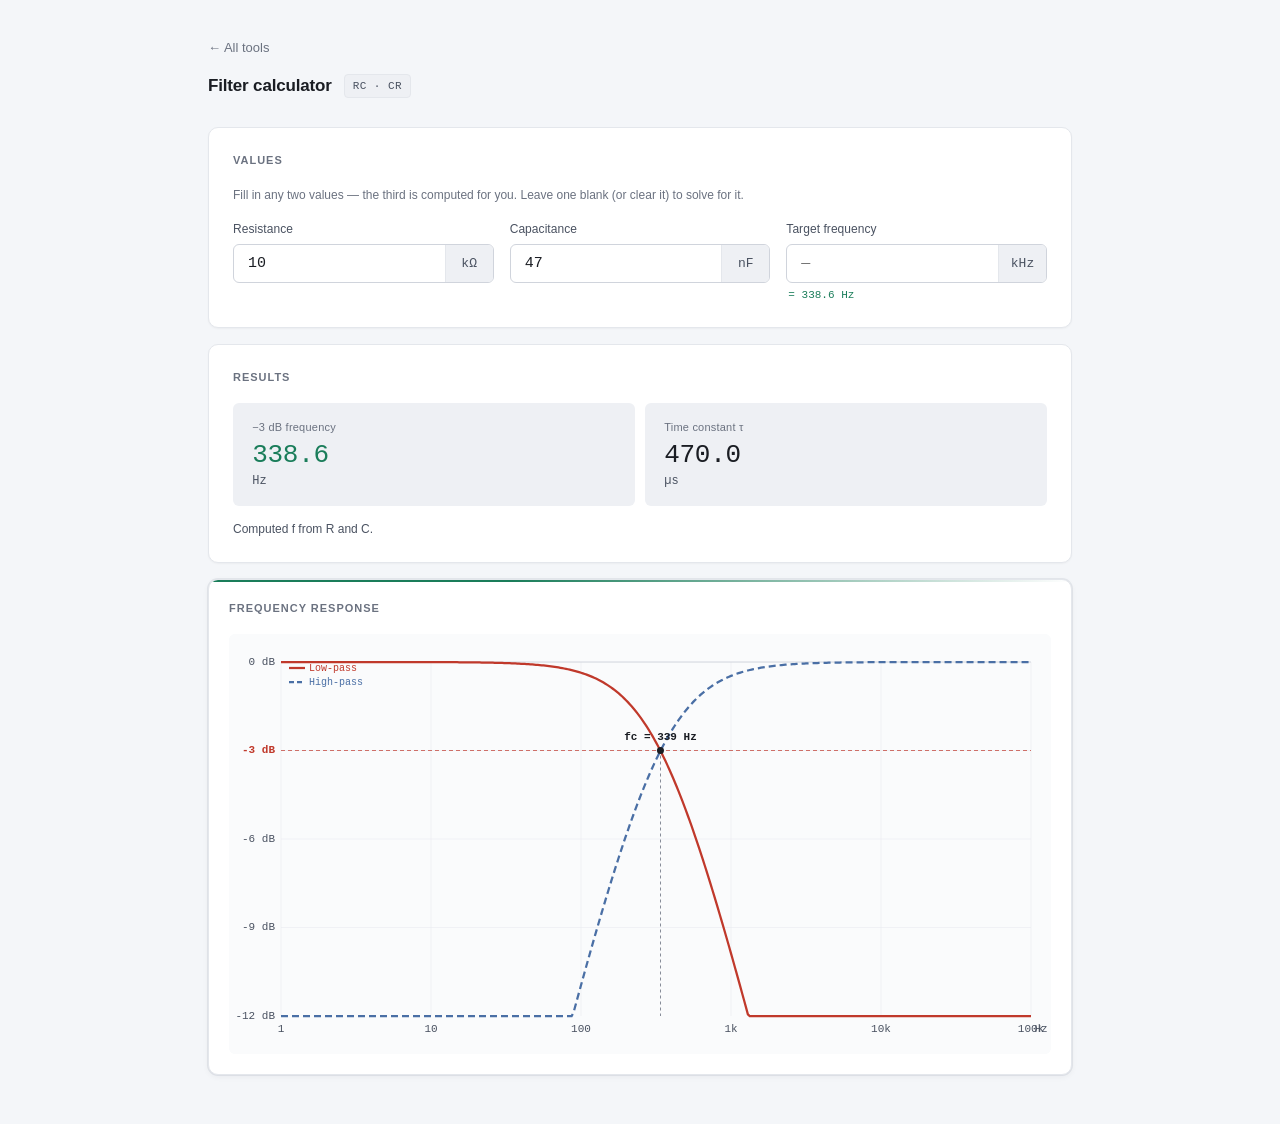
<file: tools/rc-filter/index.html>
<!DOCTYPE html>
<html lang="en">
<head>
<meta charset="UTF-8">
<meta name="viewport" content="width=device-width, initial-scale=1.0">
<title>RC / CR Filter Calculator — Electo</title>
<link rel="stylesheet" href="../../shared.css">
<style>
/* Page-local layout: three-up field row on wide screens, stacks to two
   then one as the viewport narrows. The chart is the hero of this page,
   so it gets extra vertical breathing room on wider screens. */
.app{max-width:960px}
.fields-row{display:grid;grid-template-columns:repeat(3,minmax(0,1fr));gap:16px}
.fields-row .field{min-width:0;margin-bottom:0}
.chart-canvas{height:420px}
@media (max-width:640px){
  .fields-row{grid-template-columns:1fr}
  .chart-canvas{height:340px}
}
</style>
</head>
<body>

<div class="app">
  <a href="../../index.html" class="back-link">&larr; All tools</a>

  <div class="header" style="margin-top:.6rem">
    <span class="header-title">Filter calculator</span>
    <span class="badge">RC · CR</span>
  </div>

  <div class="section">
    <span class="sec-title">Values</span>
    <p class="hint-prompt">Fill in any two values — the third is computed for you. Leave one blank (or clear it) to solve for it.</p>
    <div class="fields-row">
      <div class="field">
        <label class="field-label" for="in-r">Resistance</label>
        <div class="input-group">
          <input type="number" id="in-r" value="10" min="0" step="any" oninput="solve()" placeholder="—">
          <select class="unit-select" id="in-ru" onchange="solve()" aria-label="Resistance unit">
            <option value="1">&Omega;</option>
            <option value="1e3" selected>k&Omega;</option>
            <option value="1e6">M&Omega;</option>
          </select>
        </div>
        <div class="solved-note" id="r-note"></div>
      </div>
      <div class="field">
        <label class="field-label" for="in-c">Capacitance</label>
        <div class="input-group">
          <input type="number" id="in-c" value="47" min="0" step="any" oninput="solve()" placeholder="—">
          <select class="unit-select" id="in-cu" onchange="solve()" aria-label="Capacitance unit">
            <option value="1e-12">pF</option>
            <option value="1e-9" selected>nF</option>
            <option value="1e-6">&micro;F</option>
          </select>
        </div>
        <div class="solved-note" id="c-note"></div>
      </div>
      <div class="field">
        <label class="field-label" for="in-f">Target frequency</label>
        <div class="input-group">
          <input type="number" id="in-f" min="0" step="any" oninput="solve()" placeholder="—">
          <select class="unit-select" id="in-fu" onchange="solve()" aria-label="Frequency unit">
            <option value="1">Hz</option>
            <option value="1e3" selected>kHz</option>
            <option value="1e6">MHz</option>
          </select>
        </div>
        <div class="solved-note" id="f-note"></div>
      </div>
    </div>
  </div>

  <div class="section">
    <span class="sec-title">Results</span>
    <div class="result-grid">
      <div class="result-card">
        <div class="result-label">&minus;3 dB frequency</div>
        <div class="result-value accent" id="out-fc">&mdash;</div>
        <div class="result-unit" id="out-fc-unit"></div>
      </div>
      <div class="result-card">
        <div class="result-label">Time constant &tau;</div>
        <div class="result-value" id="out-tau">&mdash;</div>
        <div class="result-unit" id="out-tau-unit"></div>
      </div>
      <div class="result-card" id="e24-card" style="display:none">
        <div class="result-label" id="e24-label">Nearest E24</div>
        <div class="result-value" id="out-e24">&mdash;</div>
        <div class="result-unit" id="out-e24-unit"></div>
      </div>
      <div class="result-card" id="e24-fc-card" style="display:none">
        <div class="result-label">Actual f<sub>c</sub> with E24</div>
        <div class="result-value" id="out-e24-fc">&mdash;</div>
        <div class="result-unit" id="out-e24-fc-unit"></div>
      </div>
    </div>
    <p class="hint" id="hint-text"></p>
  </div>

  <div class="chart-section">
    <span class="sec-title">Frequency response</span>
    <canvas id="chart" class="chart-canvas" role="img"
      aria-label="Bode magnitude plot showing low-pass (solid red) and high-pass (dashed blue) responses crossing at the cutoff frequency."></canvas>
    <p class="sr-only" id="chart-summary">Chart has no data yet.</p>
  </div>
</div>

<script>
// ═══ RC / CR Filter Calculator ════════════════════════════════════════════
// Given any two of {R, C, f} the third is solved from fc = 1/(2π·R·C). The
// canvas draws both low-pass (RC) and high-pass (CR) magnitude responses on
// the same axes with a −3 dB reference.
//
// Accessibility: high-pass trace is dashed so the chart is still
// interpretable for users with red/blue color blindness, and the canvas
// has an aria-label + textual summary that is updated on every solve.
// ═════════════════════════════════════════════════════════════════════════

// ── Shared color palette (kept in sync with other tools) ─────────────────
const COL = {
  bg:        '#fafbfc',
  grid:      '#e4e7ec',
  axis:      '#d0d4dc',
  text:      '#4a5261',
  textLight: '#6b7280',
  textDark:  '#1a1d23',
  red:       '#c0392b',  // low-pass, −3 dB reference
  blue:      '#4a6fa5',  // high-pass
};

// Chart type is always monospace for clean numeric alignment on axes and
// labels, independent of the surrounding UI font.
const FONT_MONO = (getComputedStyle(document.documentElement)
                     .getPropertyValue('--font-mono') || 'monospace').trim();

// ── E24 standard resistor / capacitor values ─────────────────────────────
const E24 = [
  1.0, 1.1, 1.2, 1.3, 1.5, 1.6, 1.8, 2.0,
  2.2, 2.4, 2.7, 3.0, 3.3, 3.6, 3.9, 4.3,
  4.7, 5.1, 5.6, 6.2, 6.8, 7.5, 8.2, 9.1
];

/** Nearest E24 value to `val` (searches one decade above/below for safety). */
function nearestE24(val) {
  if (!val || val <= 0) return null;
  const exp = Math.floor(Math.log10(val));
  let best = E24[0], bestDiff = Infinity;
  for (let i = -1; i <= 1; i++) {
    const mult = Math.pow(10, exp + i);
    for (const e of E24) {
      const d = Math.abs(e * mult - val);
      if (d < bestDiff) { bestDiff = d; best = e * mult; }
    }
  }
  return best;
}

// ── Value formatters ─────────────────────────────────────────────────────
// Each returns { v: displayValue, u: unitString } so the template can bind
// them to separate spans.
function fmtFreq(f) {
  if (!isFinite(f) || f <= 0) return { v: '\u2014', u: '' };
  if (f >= 1e6) return { v: (f / 1e6).toPrecision(4), u: 'MHz' };
  if (f >= 1e3) return { v: (f / 1e3).toPrecision(4), u: 'kHz' };
  return { v: f.toPrecision(4), u: 'Hz' };
}
function fmtR(r) {
  if (!isFinite(r) || r <= 0) return { v: '\u2014', u: '' };
  if (r >= 1e6) return { v: (r / 1e6).toPrecision(4), u: 'M\u03A9' };
  if (r >= 1e3) return { v: (r / 1e3).toPrecision(4), u: 'k\u03A9' };
  return { v: r.toPrecision(4), u: '\u03A9' };
}
function fmtC(c) {
  if (!isFinite(c) || c <= 0) return { v: '\u2014', u: '' };
  if (c >= 1e-3) return { v: (c * 1e3).toPrecision(4), u: 'mF' };
  if (c >= 1e-6) return { v: (c * 1e6).toPrecision(4), u: '\u00B5F' };
  if (c >= 1e-9) return { v: (c * 1e9).toPrecision(4), u: 'nF' };
  return { v: (c * 1e12).toPrecision(4), u: 'pF' };
}
function fmtTau(t) {
  if (!isFinite(t) || t <= 0) return { v: '\u2014', u: '' };
  if (t >= 1)    return { v: t.toPrecision(4),          u: 's'  };
  if (t >= 1e-3) return { v: (t * 1e3).toPrecision(4),  u: 'ms' };
  if (t >= 1e-6) return { v: (t * 1e6).toPrecision(4),  u: '\u00B5s' };
  return { v: (t * 1e9).toPrecision(4), u: 'ns' };
}
function fmtAxisFreq(f) {
  if (f >= 1e6) return (f / 1e6) + 'M';
  if (f >= 1e3) return (f / 1e3) + 'k';
  if (f < 1)    return f.toPrecision(2);
  return f + '';
}

function txt(id, v) { document.getElementById(id).textContent = v; }

// ═══ Bode plot rendering ═════════════════════════════════════════════════
// Draws both the low-pass (1 / √(1 + (f/fc)²)) and high-pass
// ((f/fc) / √(1 + (f/fc)²)) magnitude responses on the same log-frequency
// axis, centered on fc when one is known. Called with `null` before a
// solution exists — in that case axes are drawn but no curves.
function drawBode(fc) {
  // ── Canvas init: clear intrinsic size, measure, then scale for DPR ─────
  const canvas = document.getElementById('chart');
  const dpr = window.devicePixelRatio || 1;
  canvas.width = 1; canvas.height = 1;
  const rect = canvas.getBoundingClientRect();
  if (rect.width < 1 || rect.height < 1) return;
  canvas.width = rect.width * dpr;
  canvas.height = rect.height * dpr;
  const ctx = canvas.getContext('2d');
  ctx.scale(dpr, dpr);

  const W = rect.width, H = rect.height;
  const pad = { top: 28, right: 20, bottom: 38, left: 52 };
  const pw = W - pad.left - pad.right;
  const ph = H - pad.top - pad.bottom;

  // Background
  ctx.fillStyle = COL.bg;
  ctx.beginPath();
  ctx.roundRect(0, 0, W, H, 6);
  ctx.fill();

  // ── Axis transforms: x = log10(f), y = dB ──────────────────────────────
  // Fixed window 1 Hz – 100 kHz (5 decades). This matches the preamp
  // charts so every frequency-response plot in the app shares the same
  // x-axis range; users can see an fc outside this window from the result
  // cards even if the curve trails off-screen.
  const logMin = 0, logMax = 5;
  const dbMin = -12, dbMax = 0;

  function xOf(f)  { return pad.left + ((Math.log10(f) - logMin) / (logMax - logMin)) * pw; }
  function yOf(db) { return pad.top  + ((dbMax - db)             / (dbMax  - dbMin )) * ph; }

  // ── Grid lines (decade verticals + dB horizontals) ─────────────────────
  const firstDecade = Math.ceil(logMin), lastDecade = Math.floor(logMax);
  const decades = [];
  for (let d = firstDecade; d <= lastDecade; d++) decades.push(Math.pow(10, d));

  ctx.strokeStyle = COL.grid; ctx.lineWidth = 0.5;
  decades.forEach(f => {
    const x = xOf(f);
    ctx.beginPath(); ctx.moveTo(x, pad.top); ctx.lineTo(x, pad.top + ph); ctx.stroke();
  });
  [-3, -6, -9].forEach(db => {
    const y = yOf(db);
    ctx.beginPath(); ctx.moveTo(pad.left, y); ctx.lineTo(pad.left + pw, y); ctx.stroke();
  });

  // ── −3 dB reference (dashed) + 0 dB axis ───────────────────────────────
  ctx.strokeStyle = COL.red; ctx.lineWidth = 0.7; ctx.setLineDash([4, 3]);
  ctx.beginPath(); ctx.moveTo(pad.left, yOf(-3)); ctx.lineTo(pad.left + pw, yOf(-3)); ctx.stroke();
  ctx.setLineDash([]);

  ctx.strokeStyle = COL.axis; ctx.lineWidth = 1;
  ctx.beginPath(); ctx.moveTo(pad.left, yOf(0)); ctx.lineTo(pad.left + pw, yOf(0)); ctx.stroke();

  // ── Axis labels ────────────────────────────────────────────────────────
  ctx.fillStyle = COL.text; ctx.font = '11px ' + FONT_MONO;
  ctx.textAlign = 'center'; ctx.textBaseline = 'top';
  decades.forEach(f => ctx.fillText(fmtAxisFreq(f), xOf(f), pad.top + ph + 8));
  ctx.fillText('Hz', pad.left + pw + 10, pad.top + ph + 8);

  ctx.textAlign = 'right'; ctx.textBaseline = 'middle';
  [0, -3, -6, -9, -12].forEach(db => {
    if (db === -3) { ctx.fillStyle = COL.red;  ctx.font = 'bold 11px ' + FONT_MONO; }
    else           { ctx.fillStyle = COL.text; ctx.font = '11px '      + FONT_MONO; }
    ctx.fillText(db + ' dB', pad.left - 6, yOf(db));
  });

  // No solution yet — axes only.
  if (!fc || !isFinite(fc) || fc <= 0) return;

  const steps = 400;

  // ── Low-pass curve (solid): |H| = 1 / √(1 + (f/fc)²) ───────────────────
  ctx.strokeStyle = COL.red; ctx.lineWidth = 2.25;
  ctx.beginPath();
  for (let i = 0; i <= steps; i++) {
    const logF = logMin + (logMax - logMin) * (i / steps);
    const f = Math.pow(10, logF);
    const mag = 1 / Math.sqrt(1 + Math.pow(f / fc, 2));
    const db = 20 * Math.log10(mag);
    const x = xOf(f), y = yOf(Math.max(db, dbMin));
    if (i === 0) ctx.moveTo(x, y); else ctx.lineTo(x, y);
  }
  ctx.stroke();

  // ── High-pass curve (dashed): |H| = (f/fc) / √(1 + (f/fc)²) ────────────
  // Dashed distinguishes the two traces without relying on color alone.
  ctx.strokeStyle = COL.blue; ctx.lineWidth = 2.25; ctx.setLineDash([7, 4]);
  ctx.beginPath();
  for (let i = 0; i <= steps; i++) {
    const logF = logMin + (logMax - logMin) * (i / steps);
    const f = Math.pow(10, logF);
    const ratio = f / fc;
    const mag = ratio / Math.sqrt(1 + ratio * ratio);
    const db = 20 * Math.log10(mag);
    const x = xOf(f), y = yOf(Math.max(db, dbMin));
    if (i === 0) ctx.moveTo(x, y); else ctx.lineTo(x, y);
  }
  ctx.stroke();
  ctx.setLineDash([]);

  // ── fc marker (dot + vertical drop + label) ────────────────────────────
  const xFc = xOf(fc), yFc = yOf(-3);
  ctx.fillStyle = COL.textDark;
  ctx.beginPath(); ctx.arc(xFc, yFc, 3.5, 0, Math.PI * 2); ctx.fill();
  ctx.setLineDash([3, 3]); ctx.strokeStyle = COL.textLight; ctx.lineWidth = 0.8;
  ctx.beginPath(); ctx.moveTo(xFc, yFc + 5); ctx.lineTo(xFc, pad.top + ph); ctx.stroke();
  ctx.setLineDash([]);
  const fcLabel = fc >= 1e6 ? (fc / 1e6).toPrecision(3) + ' MHz'
                : fc >= 1e3 ? (fc / 1e3).toPrecision(3) + ' kHz'
                :             fc.toPrecision(3)         + ' Hz';
  ctx.fillStyle = COL.textDark; ctx.font = 'bold 11px ' + FONT_MONO;
  ctx.textAlign = 'center'; ctx.textBaseline = 'bottom';
  ctx.fillText('fc = ' + fcLabel, xFc, yFc - 8);

  // ── Legend (top-left) — line swatches mirror dashed/solid distinction ──
  const lx = pad.left + 8, ly = pad.top + 6;
  ctx.lineWidth = 2.25; ctx.font = '10px ' + FONT_MONO;
  ctx.textAlign = 'left'; ctx.textBaseline = 'middle';
  ctx.strokeStyle = COL.red;
  ctx.beginPath(); ctx.moveTo(lx, ly); ctx.lineTo(lx + 16, ly); ctx.stroke();
  ctx.fillStyle = COL.red; ctx.fillText('Low-pass', lx + 20, ly);
  ctx.strokeStyle = COL.blue; ctx.setLineDash([5, 3]);
  ctx.beginPath(); ctx.moveTo(lx, ly + 14); ctx.lineTo(lx + 16, ly + 14); ctx.stroke();
  ctx.setLineDash([]);
  ctx.fillStyle = COL.blue; ctx.fillText('High-pass', lx + 20, ly + 14);
}

// ═══ Input helpers + main solver ═════════════════════════════════════════

/** Read a numeric field in SI base units. Returns null if empty/invalid. */
function getVal(inputId, unitId) {
  const raw = document.getElementById(inputId).value.trim();
  if (raw === '') return null;
  const v = parseFloat(raw) * parseFloat(document.getElementById(unitId).value);
  return (isFinite(v) && v > 0) ? v : null;
}

/** Toggle the "solved" note beneath a field. */
function showSolvedNote(noteId, text) {
  const el = document.getElementById(noteId);
  el.textContent = text;
  el.classList.add('is-on');
}
function clearSolvedNotes() {
  ['r-note', 'c-note', 'f-note'].forEach(id => {
    const el = document.getElementById(id);
    el.textContent = '';
    el.classList.remove('is-on');
  });
}

/**
 * Main solve:
 *   fc = 1 / (2π · R · C),  τ = R · C = 1 / (2π · fc)
 * Given any two of {R, C, f} the third is derived. The UI shows the solved
 * value in a note below the corresponding input.
 */
function solve() {
  const r = getVal('in-r', 'in-ru');
  const c = getVal('in-c', 'in-cu');
  const f = getVal('in-f', 'in-fu');

  // Reset transient UI state every run.
  clearSolvedNotes();
  document.getElementById('e24-card').style.display = 'none';
  document.getElementById('e24-fc-card').style.display = 'none';

  const filled = (r ? 1 : 0) + (c ? 1 : 0) + (f ? 1 : 0);

  // Fewer than two inputs → no solution possible.
  if (filled < 2) {
    txt('out-fc',  '\u2014'); txt('out-fc-unit',  '');
    txt('out-tau', '\u2014'); txt('out-tau-unit', '');
    txt('hint-text', 'Enter any two values to solve for the third.');
    txt('chart-summary', 'Chart has no data yet.');
    lastFc = null;
    drawBode(null);
    return;
  }

  let fc, tau, solvedVar = null;

  // ── Branch A: R and C known → solve for f (fc) ───────────────────────────
  if (r && c && !f) {
    tau = r * c;
    fc = 1 / (2 * Math.PI * tau);
    solvedVar = 'f';
  }
  // ── Branch B: R and f known → solve for C (+ E24 capacitor suggestion) ───
  else if (r && f && !c) {
    fc = f;
    tau = 1 / (2 * Math.PI * fc);
    const cSolved = 1 / (2 * Math.PI * f * r);
    solvedVar = 'c';

    const cF = fmtC(cSolved);
    document.getElementById('e24-card').style.display = '';
    document.getElementById('e24-fc-card').style.display = '';
    txt('e24-label', 'Nearest E24 C');

    const e24 = nearestE24(cSolved);
    const eF = fmtC(e24);
    txt('out-e24', eF.v); txt('out-e24-unit', eF.u);
    const fcA = fmtFreq(1 / (2 * Math.PI * r * e24));
    txt('out-e24-fc', fcA.v); txt('out-e24-fc-unit', fcA.u);

    showSolvedNote('c-note', '= ' + cF.v + ' ' + cF.u);
  }
  // ── Branch C: C and f known → solve for R (+ E24 resistor suggestion) ────
  else if (c && f && !r) {
    fc = f;
    tau = 1 / (2 * Math.PI * fc);
    const rSolved = 1 / (2 * Math.PI * f * c);
    solvedVar = 'r';

    const rF = fmtR(rSolved);
    document.getElementById('e24-card').style.display = '';
    document.getElementById('e24-fc-card').style.display = '';
    txt('e24-label', 'Nearest E24 R');

    const e24 = nearestE24(rSolved);
    const eF = fmtR(e24);
    txt('out-e24', eF.v); txt('out-e24-unit', eF.u);
    const fcA = fmtFreq(1 / (2 * Math.PI * e24 * c));
    txt('out-e24-fc', fcA.v); txt('out-e24-fc-unit', fcA.u);

    showSolvedNote('r-note', '= ' + rF.v + ' ' + rF.u);
  }
  // ── Branch D: All three provided → use R and C, f is advisory ────────────
  else {
    tau = r * c;
    fc = 1 / (2 * Math.PI * tau);
  }

  if (!tau) tau = 1 / (2 * Math.PI * fc);

  // ── Write results ────────────────────────────────────────────────────────
  const fF = fmtFreq(fc); txt('out-fc',  fF.v); txt('out-fc-unit',  fF.u);
  const tF = fmtTau(tau); txt('out-tau', tF.v); txt('out-tau-unit', tF.u);

  if (solvedVar === 'f') {
    showSolvedNote('f-note', '= ' + fF.v + ' ' + fF.u);
    txt('hint-text', 'Computed f from R and C.');
  } else if (solvedVar === 'r') {
    txt('hint-text', 'Resistance computed from f and C.');
  } else if (solvedVar === 'c') {
    txt('hint-text', 'Capacitance computed from f and R.');
  } else {
    txt('hint-text', 'All three values provided — using R and C (f ignored).');
  }

  // Update the chart's screen-reader summary to reflect the current solve.
  txt('chart-summary',
    'Frequency response: low-pass and high-pass filters with cutoff frequency ' +
    fF.v + ' ' + fF.u + '.');

  lastFc = fc;
  drawBode(fc);
}

// Cached fc so resize can redraw without rerunning the solve + DOM updates.
let lastFc = null;

// ── Init ─────────────────────────────────────────────────────────────────
solve();
window.addEventListener('resize', () => drawBode(lastFc));
</script>
</body>
</html>
</file>
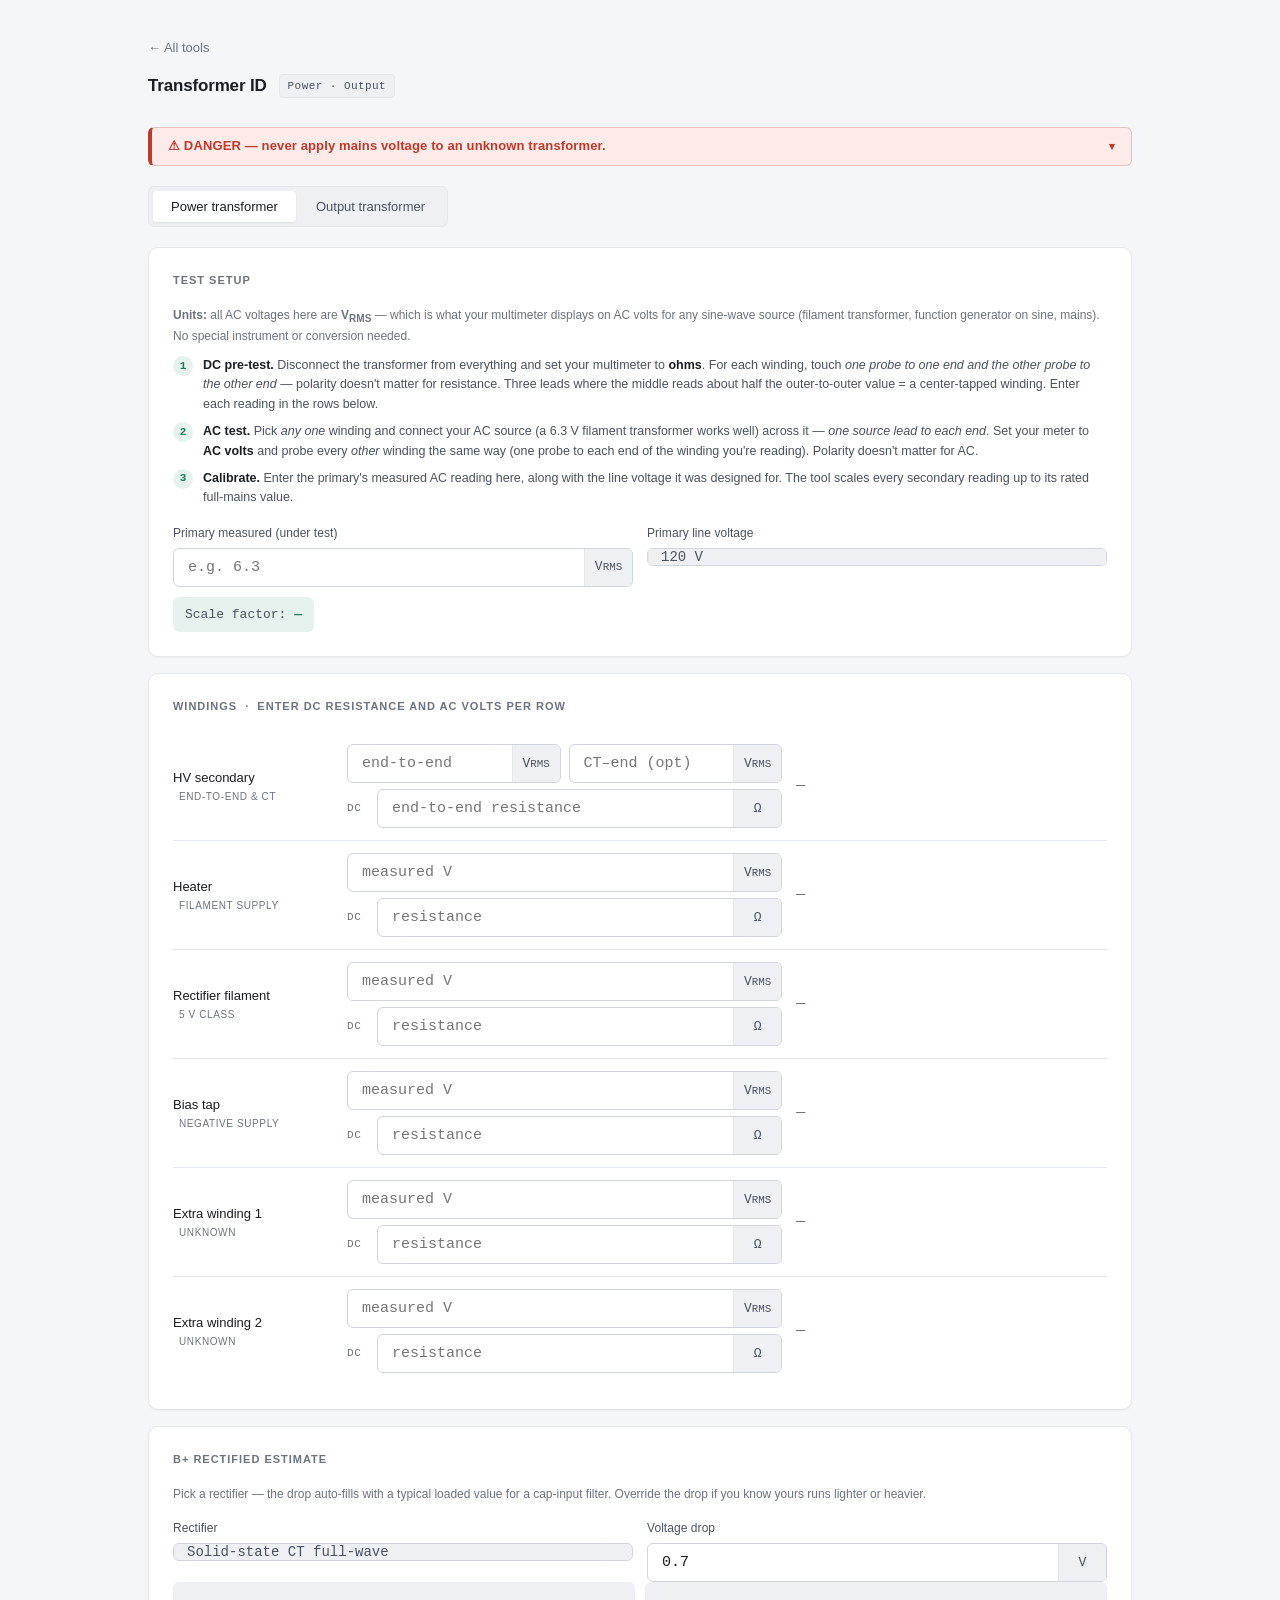
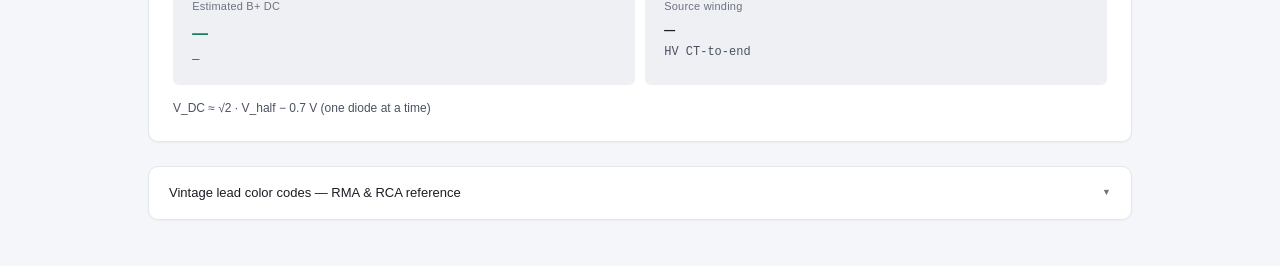
<file: tools/transformer-id/index.html>
<!DOCTYPE html>
<html lang="en">
<head>
<meta charset="UTF-8">
<meta name="viewport" content="width=device-width, initial-scale=1.0">
<meta name="color-scheme" content="light">
<title>Transformer ID — Electo</title>
<link rel="stylesheet" href="../../shared.css">
<style>
/* Page-local layout for the transformer-identification tool.
   Two sub-workflows (power / output) share a single page and toggle via the
   segmented control at the top. Inactive section is fully hidden so it
   doesn't clutter scroll or compete for focus. */
.app{max-width:1080px}

/* ── Danger callout (collapsible) ───────────────────────────────────────── */
/* Closed by default — the summary line is all you see. Clicking expands the
   full procedure. Even closed, the red border + red text keep the warning
   visible without taking a quarter of the page. */
.danger-callout{background:#fcebe8;border:1px solid #eac1bb;border-left:4px solid #c0392b;color:#6e1f15;border-radius:var(--radius-md);margin-bottom:1.25rem;font-size:13px;line-height:1.55}
.danger-callout strong{color:#c0392b;font-weight:600}
.danger-summary{list-style:none;cursor:pointer;padding:.55rem 1rem;font-size:13px;font-weight:600;color:#c0392b;display:flex;align-items:center;justify-content:space-between;gap:12px;letter-spacing:.01em}
.danger-summary::-webkit-details-marker{display:none}
.danger-summary::after{content:"\25BE";font-size:11px;color:#c0392b;transition:transform .15s;flex-shrink:0}
.danger-callout[open] .danger-summary::after{transform:rotate(180deg)}
.danger-body{padding:.1rem 1rem .85rem;font-size:12.5px;line-height:1.55;border-top:1px solid #eac1bb;margin-top:.15rem;padding-top:.6rem}

/* ── Numbered procedure steps (replaces verbose .hint-prompt paragraphs) ── */
/* Each step is a number chip + a short instruction. The chip is absolutely
   positioned so it doesn't break inline text flow — necessary because the
   step body contains a mix of <strong> and bare text that grid/flex layout
   would split into separate items. */
.test-steps{list-style:none;margin-bottom:1rem;display:flex;flex-direction:column;gap:8px;counter-reset:test-step}
.test-steps li{position:relative;padding-left:30px;font-size:12.5px;color:var(--color-text-secondary);line-height:1.55}
.test-steps li::before{counter-increment:test-step;content:counter(test-step);position:absolute;left:0;top:0;background:var(--color-accent-soft);color:var(--color-accent);font-family:var(--font-mono);font-size:11px;font-weight:600;width:20px;height:20px;border-radius:50%;display:flex;align-items:center;justify-content:center;line-height:1}
.test-steps strong{color:var(--color-text);font-weight:600}
.test-steps code{font-family:var(--font-mono);font-size:11.5px;background:var(--color-bg-secondary);padding:1px 5px;border-radius:3px;color:var(--color-text)}

/* ── Segmented control for PT / OT toggle ───────────────────────────────── */
.tab-toggle{display:inline-flex;background:var(--color-bg-secondary);border:1px solid var(--color-border-light);border-radius:var(--radius-md);padding:4px;margin-bottom:1.25rem;gap:2px}
.tab-toggle button{background:transparent;border:0;padding:8px 18px;font-size:13px;font-weight:500;color:var(--color-text-secondary);cursor:pointer;border-radius:4px;font-family:var(--font-sans);transition:background .15s,color .15s,box-shadow .15s}
.tab-toggle button:hover{color:var(--color-text)}
.tab-toggle button.active{background:var(--color-bg);color:var(--color-text);box-shadow:0 1px 2px rgba(17,22,31,.08)}

/* ── Generic 2/3-column field row ───────────────────────────────────────── */
.fields-row{display:grid;grid-template-columns:repeat(3,minmax(0,1fr));gap:14px}
.fields-row.two-up{grid-template-columns:repeat(2,minmax(0,1fr))}
.fields-row .field{min-width:0;margin-bottom:0}
@media (max-width:720px){
  .fields-row,.fields-row.two-up{grid-template-columns:1fr}
}

/* ── Winding rows ───────────────────────────────────────────────────────── */
/* Each row lays out as: [label] [inputs] [scaled value + auto-detect chip].
   The chip floats to the right so the eye sweep is "what is it → what was
   measured → what it really is at full mains". */
.winding-row{display:grid;grid-template-columns:160px minmax(0,1.4fr) minmax(0,1fr);gap:14px;align-items:center;padding:12px 0;border-bottom:1px solid var(--color-border-light)}
.winding-row:last-child{border-bottom:0}
.winding-label{font-size:13px;font-weight:500;color:var(--color-text)}
.winding-label .opt{font-size:10px;font-weight:400;color:var(--color-text-tertiary);text-transform:uppercase;letter-spacing:.06em;margin-left:6px;display:block;margin-top:2px}
/* Inputs column now stacks an AC row above a DC row so each winding can be
   probed twice — first with an ohm-meter (DC, before any voltage is applied),
   then with an AC source. The "DC" prefix on the lower row makes the two
   methods unambiguous at a glance. */
.winding-input{display:flex;flex-direction:column;gap:6px;min-width:0}
.winding-input .ac-row,.winding-input .dc-row{display:flex;gap:8px;min-width:0}
.winding-input .dc-row{align-items:center}
.winding-input .dc-row::before{content:'DC';font-size:11px;color:var(--color-text-tertiary);font-family:var(--font-mono);min-width:22px;letter-spacing:.05em}
.winding-input .input-group{flex:1;min-width:0}
/* Per-input DC-resistance status hint, sits under the DC row when AC is
   missing — currently only used on the OT side for "looks like a primary"
   / "looks like a secondary" cues. */
.dc-hint{font-size:11px;font-family:var(--font-mono);color:var(--color-text-tertiary);margin-top:3px;display:none}
.dc-hint.is-on{display:block}
.dc-hint.ok{color:var(--color-accent)}
.dc-hint.warn{color:#a16207}
.winding-output{display:flex;flex-direction:column;gap:5px;min-width:0}
.winding-rated{font-family:var(--font-mono);font-size:15px;font-weight:500;color:var(--color-text);letter-spacing:-.01em}
.winding-rated .unit{font-size:12px;color:var(--color-text-tertiary);margin-left:3px}
.winding-rated.dim{color:var(--color-text-tertiary)}
.winding-chip{display:inline-block;width:fit-content;font-size:11px;font-family:var(--font-mono);padding:3px 8px;border-radius:999px;background:var(--color-accent-soft);color:var(--color-accent);white-space:nowrap;max-width:100%;overflow:hidden;text-overflow:ellipsis}
.winding-chip:empty{display:none}
.winding-chip.unknown{background:var(--color-bg-secondary);color:var(--color-text-tertiary)}
.winding-chip.warn{background:#fdf1e2;color:#a16207}
.winding-chip.confirmed{background:var(--color-accent);color:#fff}
.winding-chip.confirmed::before{content:"\2713  ";font-weight:700}
@media (max-width:720px){
  .winding-row{grid-template-columns:1fr;gap:6px;padding:14px 0}
  .winding-label{font-size:14px}
}

/* ── Radio row (for OT topology toggle) ─────────────────────────────────── */
.radio-row{display:flex;gap:18px;align-items:center;padding:10px 12px;background:var(--color-bg-secondary);border-radius:var(--radius-md);border:1px solid var(--color-border-light)}
.radio-row label{display:inline-flex;align-items:center;gap:6px;font-size:13px;color:var(--color-text-secondary);cursor:pointer}
.radio-row label input{accent-color:var(--color-accent);margin:0}
.radio-row label:has(input:checked){color:var(--color-text);font-weight:500}

/* ── Solved-note variants ───────────────────────────────────────────────── */
/* Reuses .solved-note from shared.css but adds a couple of layout tweaks. */
.scale-note{font-size:13px;color:var(--color-accent);font-family:var(--font-mono);margin-top:10px;padding:8px 12px;background:var(--color-accent-soft);border-radius:var(--radius-md);display:inline-block}
.scale-note .dim{color:var(--color-text-secondary)}

.sanity-note{font-size:12px;color:var(--color-text-secondary);margin-top:.8rem;font-family:var(--font-mono);padding:6px 10px;background:var(--color-bg-secondary);border-radius:var(--radius-md);display:inline-block}
.sanity-note.ok{color:var(--color-accent);background:var(--color-accent-soft)}
.sanity-note.warn{color:#a16207;background:#fdf1e2}
.sanity-note:empty{display:none}

/* ── Auto-detect inferred-anchor banner ─────────────────────────────────── */
/* Shown only in auto-detect mode. Surfaces the tool's best-fit anchor:
   which winding it picked, what standard impedance it inferred, and the
   per-tap impedance breakdown. Solid green chrome to distinguish it from
   the gray result cards below. */
.detected-anchor{margin-top:1rem;padding:.85rem 1rem;background:var(--color-accent-soft);border:1px solid #b9ddca;border-left:4px solid var(--color-accent);border-radius:var(--radius-md)}
.detected-anchor[hidden]{display:none}
.detected-anchor .detected-title{font-size:11px;color:var(--color-accent);text-transform:uppercase;letter-spacing:.09em;font-weight:600;margin-bottom:.4rem;display:block}
.detected-anchor .detected-headline{font-size:14px;color:var(--color-text);font-weight:500;margin-bottom:.35rem}
.detected-anchor .detected-headline strong{font-family:var(--font-mono);color:var(--color-accent);font-weight:600}
.detected-anchor .detected-breakdown{font-size:12px;font-family:var(--font-mono);color:var(--color-text-secondary);line-height:1.6}
.detected-anchor .detected-breakdown .row{display:flex;justify-content:space-between;padding:2px 0;border-bottom:1px dashed #c4dccf}
.detected-anchor .detected-breakdown .row:last-child{border-bottom:0}
.detected-anchor .detected-breakdown .name{color:var(--color-text)}
.detected-anchor .detected-breakdown .z{color:var(--color-accent);font-weight:600}
.detected-anchor.warn{background:#fdf1e2;border-color:#eac193;border-left-color:#a16207}
.detected-anchor.warn .detected-title{color:#a16207}
.detected-anchor.warn .detected-headline strong{color:#a16207}
.detected-anchor.fail{background:var(--color-bg-secondary);border-color:var(--color-border-light);border-left-color:var(--color-text-tertiary)}
.detected-anchor.fail .detected-title{color:var(--color-text-tertiary)}

/* ── Compatible-tube list (OT primary impedance) ───────────────────────── */
/* Below the result cards: enumerates every standard-impedance entry within
   ±25 % of the measured value. Each row is [tube label + class note] on the
   left, [standard impedance] in the middle, [signed % off] on the right.
   Matches under 5 % get the green accent so the eye lands on them first. */
.tube-list-wrap{margin-top:1.1rem;padding-top:1rem;border-top:1px solid var(--color-border-light)}
.tube-list-title{font-size:11px;color:var(--color-text-tertiary);text-transform:uppercase;letter-spacing:.09em;font-weight:600;margin-bottom:.6rem;display:block}
.tube-list-row{display:grid;grid-template-columns:minmax(0,1fr) auto auto;gap:14px;padding:9px 0;border-bottom:1px dashed var(--color-border-light);align-items:baseline}
.tube-list-row:last-child{border-bottom:0}
.tube-list-row .name{color:var(--color-text);font-size:13px;font-weight:500;min-width:0}
.tube-list-row .name .class-note{color:var(--color-text-tertiary);font-size:11px;display:block;margin-top:2px;font-weight:400;font-family:var(--font-sans)}
.tube-list-row .z{font-family:var(--font-mono);color:var(--color-text-secondary);font-size:12px;white-space:nowrap}
.tube-list-row .off{font-family:var(--font-mono);font-size:11px;color:var(--color-text-tertiary);min-width:70px;text-align:right;white-space:nowrap}
.tube-list-row .off.close{color:var(--color-accent);font-weight:600}
.tube-list-empty{font-size:12px;color:var(--color-text-tertiary);font-style:italic;padding:6px 0}
@media (max-width:720px){
  .tube-list-row{grid-template-columns:minmax(0,1fr) auto;row-gap:2px}
  .tube-list-row .z{grid-column:2;grid-row:1}
  .tube-list-row .off{grid-column:2;grid-row:2;text-align:right}
}

/* ── Vintage color-code reference (collapsible) ─────────────────────────── */
/* Closed-by-default panel at the very bottom of the PT view: two reference
   tables (RMA Standard + RCA Old/New) for users working with vintage iron
   where the original sleeve coloring is still legible. */
.color-codes{margin-top:1.5rem;background:var(--color-bg);border:1px solid var(--color-border-light);border-radius:var(--radius-lg);padding:.25rem .75rem;box-shadow:var(--shadow-card)}
.color-codes-summary{cursor:pointer;padding:.75rem .5rem;font-size:13px;font-weight:500;color:var(--color-text);list-style:none;display:flex;align-items:center;justify-content:space-between}
.color-codes-summary::-webkit-details-marker{display:none}
.color-codes-summary::after{content:"\25BC";color:var(--color-text-tertiary);font-size:9px;transition:transform .15s}
.color-codes[open] .color-codes-summary::after{transform:rotate(180deg)}
.color-codes-body{display:grid;grid-template-columns:1fr 1fr;gap:1.5rem;padding:.5rem .5rem 1rem}
.color-codes-body h4{font-size:11px;color:var(--color-text-tertiary);text-transform:uppercase;letter-spacing:.06em;font-weight:600;margin-bottom:.5rem}
.color-codes-body table{width:100%;font-size:12px;border-collapse:collapse}
.color-codes-body th{font-size:10px;color:var(--color-text-tertiary);text-transform:uppercase;letter-spacing:.06em;text-align:left;padding:6px 4px;border-bottom:1px solid var(--color-border-light);font-weight:600}
.color-codes-body td{padding:5px 4px;border-bottom:1px solid var(--color-border-light);vertical-align:middle;color:var(--color-text)}
.color-codes-body tr:last-child td{border-bottom:0}
.color-codes-body td.color-cell{font-family:var(--font-mono);font-size:11px;color:var(--color-text-secondary);white-space:nowrap}
.color-codes-note{grid-column:1/-1;font-size:11px;color:var(--color-text-tertiary);margin-top:.4rem;font-style:italic}
.color-swatch{display:inline-block;width:14px;height:14px;border-radius:3px;border:1px solid rgba(0,0,0,.18);vertical-align:middle;margin-right:6px;flex-shrink:0}
.color-swatch.split{background:linear-gradient(135deg,var(--c1) 0,var(--c1) 50%,var(--c2) 50%,var(--c2) 100%)}
@media (max-width:720px){
  .color-codes-body{grid-template-columns:1fr}
}
</style>
</head>
<body>

<div class="app">
  <a href="../../index.html" class="back-link">&larr; All tools</a>

  <div class="header" style="margin-top:.6rem">
    <span class="header-title">Transformer ID</span>
    <span class="badge">Power · Output</span>
  </div>

  <!-- ═══ Safety callout — collapsed by default, one-line headline only.
       Click to expand for the full procedure. The summary stays prominent
       (red border + red text) so the warning still reads at a glance. ═══ -->
  <details class="danger-callout" role="alert">
    <summary class="danger-summary">
      <span>&#9888; DANGER &mdash; never apply mains voltage to an unknown transformer.</span>
    </summary>
    <div class="danger-body">
      Use a known low-voltage AC source &mdash; a 6.3&nbsp;V filament transformer, function generator, or a variac set
      very low. Apply it to a single winding, then probe the others with your meter on <strong>AC&nbsp;volts</strong>.
      If the tested winding gets warm, draws excessive current, hums loudly, or your readings are wildly off,
      <strong>disconnect immediately</strong> &mdash; you may have a shorted turn or a non-line-frequency winding.
    </div>
  </details>

  <!-- ═══ PT / OT toggle ═══ -->
  <div class="tab-toggle" role="tablist" aria-label="Transformer type">
    <button id="tab-pt" type="button" class="active" role="tab" aria-selected="true"
      onclick="setSection('pt')">Power transformer</button>
    <button id="tab-ot" type="button" role="tab" aria-selected="false"
      onclick="setSection('ot')">Output transformer</button>
  </div>

  <!-- ╔══════════════════════════════════════════════════════════════════════╗
       ║                     POWER TRANSFORMER SECTION                        ║
       ╚══════════════════════════════════════════════════════════════════════╝ -->
  <div id="pt-section">

    <!-- ── Test setup ───────────────────────────────────────────────────── -->
    <div class="section">
      <span class="sec-title">Test setup</span>
      <p class="hint-prompt" style="margin-bottom:.7rem"><strong>Units:</strong> all AC voltages here are <strong>V<sub>RMS</sub></strong> &mdash; which is what your multimeter displays on AC volts for any sine-wave source (filament transformer, function generator on sine, mains). No special instrument or conversion needed.</p>
      <ol class="test-steps">
        <li><strong>DC pre-test.</strong> Disconnect the transformer from everything and set your multimeter to <strong>ohms</strong>. For each winding, touch <em>one probe to one end and the other probe to the other end</em> &mdash; polarity doesn't matter for resistance. Three leads where the middle reads about half the outer-to-outer value = a center-tapped winding. Enter each reading in the rows below.</li>
        <li><strong>AC test.</strong> Pick <em>any one</em> winding and connect your AC source (a 6.3&nbsp;V filament transformer works well) across it &mdash; <em>one source lead to each end</em>. Set your meter to <strong>AC&nbsp;volts</strong> and probe every <em>other</em> winding the same way (one probe to each end of the winding you're reading). Polarity doesn't matter for AC.</li>
        <li><strong>Calibrate.</strong> Enter the primary's measured AC reading here, along with the line voltage it was designed for. The tool scales every secondary reading up to its rated full-mains value.</li>
      </ol>
      <div class="fields-row two-up">
        <div class="field">
          <label class="field-label" for="pt-vpri">Primary measured (under test)</label>
          <div class="input-group">
            <input type="number" id="pt-vpri" min="0" step="any" placeholder="e.g. 6.3" oninput="recalcPT()">
            <span class="unit-static">V<sub>RMS</sub></span>
          </div>
        </div>
        <div class="field">
          <label class="field-label" for="pt-vline">Primary line voltage</label>
          <div class="input-group">
            <select id="pt-vline" class="unit-select" style="width:auto;flex:1;text-align:left;padding:0 12px;font-size:14px"
              onchange="recalcPT()">
              <option value="100">100 V</option>
              <option value="110">110 V</option>
              <option value="117">117 V</option>
              <option value="120" selected>120 V</option>
              <option value="220">220 V</option>
              <option value="230">230 V</option>
              <option value="240">240 V</option>
            </select>
          </div>
        </div>
      </div>
      <div class="scale-note" id="pt-scale-note">
        <span class="dim">Scale factor:</span> <strong id="pt-scale">&mdash;</strong>
      </div>
    </div>

    <!-- ── Winding measurements ─────────────────────────────────────────── -->
    <div class="section">
      <span class="sec-title">Windings &nbsp;&middot;&nbsp; enter DC resistance and AC volts per row</span>

      <!-- HV secondary: dual input for end-to-end + optional CT-to-end (AC)
           plus DC resistance for the pre-test classification. -->
      <div class="winding-row" data-key="hv">
        <div class="winding-label">HV secondary
          <span class="opt">end-to-end &amp; CT</span>
        </div>
        <div class="winding-input">
          <div class="ac-row">
            <div class="input-group">
              <input type="number" id="pt-hv-meas" min="0" step="any" placeholder="end-to-end" oninput="recalcPT()">
              <span class="unit-static">V<sub>RMS</sub></span>
            </div>
            <div class="input-group">
              <input type="number" id="pt-hv-ct" min="0" step="any" placeholder="CT–end (opt)" oninput="recalcPT()">
              <span class="unit-static">V<sub>RMS</sub></span>
            </div>
          </div>
          <div class="dc-row">
            <div class="input-group">
              <input type="number" id="pt-hv-ohms" min="0" step="any" placeholder="end-to-end resistance" oninput="recalcPT()">
              <span class="unit-static">&Omega;</span>
            </div>
          </div>
        </div>
        <div class="winding-output">
          <div class="winding-rated" id="pt-hv-rated">&mdash;</div>
          <div class="winding-chip" id="pt-hv-chip"></div>
        </div>
      </div>

      <!-- Heater -->
      <div class="winding-row" data-key="heat">
        <div class="winding-label">Heater
          <span class="opt">filament supply</span>
        </div>
        <div class="winding-input">
          <div class="ac-row">
            <div class="input-group">
              <input type="number" id="pt-heat-meas" min="0" step="any" placeholder="measured V" oninput="recalcPT()">
              <span class="unit-static">V<sub>RMS</sub></span>
            </div>
          </div>
          <div class="dc-row">
            <div class="input-group">
              <input type="number" id="pt-heat-ohms" min="0" step="any" placeholder="resistance" oninput="recalcPT()">
              <span class="unit-static">&Omega;</span>
            </div>
          </div>
        </div>
        <div class="winding-output">
          <div class="winding-rated" id="pt-heat-rated">&mdash;</div>
          <div class="winding-chip" id="pt-heat-chip"></div>
        </div>
      </div>

      <!-- Rectifier filament -->
      <div class="winding-row" data-key="rec">
        <div class="winding-label">Rectifier filament
          <span class="opt">5 V class</span>
        </div>
        <div class="winding-input">
          <div class="ac-row">
            <div class="input-group">
              <input type="number" id="pt-rec-meas" min="0" step="any" placeholder="measured V" oninput="recalcPT()">
              <span class="unit-static">V<sub>RMS</sub></span>
            </div>
          </div>
          <div class="dc-row">
            <div class="input-group">
              <input type="number" id="pt-rec-ohms" min="0" step="any" placeholder="resistance" oninput="recalcPT()">
              <span class="unit-static">&Omega;</span>
            </div>
          </div>
        </div>
        <div class="winding-output">
          <div class="winding-rated" id="pt-rec-rated">&mdash;</div>
          <div class="winding-chip" id="pt-rec-chip"></div>
        </div>
      </div>

      <!-- Bias tap -->
      <div class="winding-row" data-key="bias">
        <div class="winding-label">Bias tap
          <span class="opt">negative supply</span>
        </div>
        <div class="winding-input">
          <div class="ac-row">
            <div class="input-group">
              <input type="number" id="pt-bias-meas" min="0" step="any" placeholder="measured V" oninput="recalcPT()">
              <span class="unit-static">V<sub>RMS</sub></span>
            </div>
          </div>
          <div class="dc-row">
            <div class="input-group">
              <input type="number" id="pt-bias-ohms" min="0" step="any" placeholder="resistance" oninput="recalcPT()">
              <span class="unit-static">&Omega;</span>
            </div>
          </div>
        </div>
        <div class="winding-output">
          <div class="winding-rated" id="pt-bias-rated">&mdash;</div>
          <div class="winding-chip" id="pt-bias-chip"></div>
        </div>
      </div>

      <!-- Extras -->
      <div class="winding-row" data-key="ex1">
        <div class="winding-label">Extra winding 1
          <span class="opt">unknown</span>
        </div>
        <div class="winding-input">
          <div class="ac-row">
            <div class="input-group">
              <input type="number" id="pt-ex1-meas" min="0" step="any" placeholder="measured V" oninput="recalcPT()">
              <span class="unit-static">V<sub>RMS</sub></span>
            </div>
          </div>
          <div class="dc-row">
            <div class="input-group">
              <input type="number" id="pt-ex1-ohms" min="0" step="any" placeholder="resistance" oninput="recalcPT()">
              <span class="unit-static">&Omega;</span>
            </div>
          </div>
        </div>
        <div class="winding-output">
          <div class="winding-rated" id="pt-ex1-rated">&mdash;</div>
          <div class="winding-chip" id="pt-ex1-chip"></div>
        </div>
      </div>

      <div class="winding-row" data-key="ex2">
        <div class="winding-label">Extra winding 2
          <span class="opt">unknown</span>
        </div>
        <div class="winding-input">
          <div class="ac-row">
            <div class="input-group">
              <input type="number" id="pt-ex2-meas" min="0" step="any" placeholder="measured V" oninput="recalcPT()">
              <span class="unit-static">V<sub>RMS</sub></span>
            </div>
          </div>
          <div class="dc-row">
            <div class="input-group">
              <input type="number" id="pt-ex2-ohms" min="0" step="any" placeholder="resistance" oninput="recalcPT()">
              <span class="unit-static">&Omega;</span>
            </div>
          </div>
        </div>
        <div class="winding-output">
          <div class="winding-rated" id="pt-ex2-rated">&mdash;</div>
          <div class="winding-chip" id="pt-ex2-chip"></div>
        </div>
      </div>
    </div>

    <!-- ── B+ estimate ──────────────────────────────────────────────────── -->
    <div class="section">
      <span class="sec-title">B+ rectified estimate</span>
      <p class="hint-prompt">Pick a rectifier &mdash; the drop auto-fills with a typical loaded value for a cap-input filter. Override the drop if you know yours runs lighter or heavier.</p>
      <div class="fields-row two-up">
        <div class="field">
          <label class="field-label" for="pt-rect-type">Rectifier</label>
          <div class="input-group">
            <select id="pt-rect-type" class="unit-select" style="width:auto;flex:1;text-align:left;padding:0 12px;font-size:14px"
              onchange="onRectTypeChange()">
              <option value="ss-bridge">Solid-state bridge (full secondary)</option>
              <option value="ss-ct" selected>Solid-state CT full-wave</option>
              <option value="5y3">5Y3GT (tube full-wave)</option>
              <option value="5u4">5U4G / 5U4GB (tube full-wave)</option>
              <option value="5ar4">5AR4 / GZ34 (tube full-wave)</option>
              <option value="5r4">5R4 (tube full-wave)</option>
              <option value="custom">Custom drop &hellip;</option>
            </select>
          </div>
        </div>
        <div class="field">
          <label class="field-label" for="pt-rect-drop">Voltage drop</label>
          <div class="input-group">
            <input type="number" id="pt-rect-drop" min="0" step="any" value="0.7" oninput="recalcPT()">
            <span class="unit-static">V</span>
          </div>
        </div>
      </div>
      <div class="result-grid">
        <div class="result-card">
          <div class="result-label">Estimated B+ DC</div>
          <div class="result-value accent" id="pt-bplus">&mdash;</div>
          <div class="result-unit" id="pt-bplus-formula">&mdash;</div>
        </div>
        <div class="result-card">
          <div class="result-label">Source winding</div>
          <div class="result-value" id="pt-bplus-source" style="font-size:18px">&mdash;</div>
          <div class="result-unit" id="pt-bplus-source-note">&mdash;</div>
        </div>
      </div>
      <p class="hint" id="pt-rect-hint"></p>
    </div>

    <!-- ── Vintage color-code reference (closed by default) ─────────────── -->
    <!-- For transformers whose lead sleeves are still partially legible. The
         RMA Standard table covers most US/radio-era transformers; the RCA
         table shows old vs. new code for vintage RCA-spec gear where the
         original codes have been re-issued. Sources: Radio Remembered, RCA
         RC-15 receiving-tube manual, RMA M4-505. -->
    <details class="color-codes">
      <summary class="color-codes-summary">
        <span>Vintage lead color codes &mdash; RMA &amp; RCA reference</span>
      </summary>
      <div class="color-codes-body">
        <div>
          <h4>RMA Standard (most US transformers)</h4>
          <table>
            <thead><tr><th>Winding</th><th>Color</th></tr></thead>
            <tbody>
              <tr><td>Primary (untapped)</td><td class="color-cell"><span class="color-swatch" style="background:#1a1d23"></span>Black (both leads)</td></tr>
              <tr><td>Primary tap</td><td class="color-cell"><span class="color-swatch split" style="--c1:#1a1d23;--c2:#f1c40f"></span>Black / Yellow</td></tr>
              <tr><td>HV secondary</td><td class="color-cell"><span class="color-swatch" style="background:#c0392b"></span>Red</td></tr>
              <tr><td>HV center-tap</td><td class="color-cell"><span class="color-swatch split" style="--c1:#c0392b;--c2:#f1c40f"></span>Red / Yellow</td></tr>
              <tr><td>#1 Filament (5 V rec)</td><td class="color-cell"><span class="color-swatch" style="background:#f1c40f"></span>Yellow</td></tr>
              <tr><td>#1 Filament CT</td><td class="color-cell"><span class="color-swatch split" style="--c1:#f1c40f;--c2:#1a1d23"></span>Yellow / Black</td></tr>
              <tr><td>#2 Filament (heater)</td><td class="color-cell"><span class="color-swatch" style="background:#27ae60"></span>Green</td></tr>
              <tr><td>#2 Filament CT</td><td class="color-cell"><span class="color-swatch split" style="--c1:#27ae60;--c2:#f1c40f"></span>Green / Yellow</td></tr>
              <tr><td>#3 Filament</td><td class="color-cell"><span class="color-swatch" style="background:#8b5a2b"></span>Brown</td></tr>
              <tr><td>#3 Filament CT</td><td class="color-cell"><span class="color-swatch split" style="--c1:#8b5a2b;--c2:#f1c40f"></span>Brown / Yellow</td></tr>
              <tr><td>#4 Filament</td><td class="color-cell"><span class="color-swatch" style="background:#7f8c8d"></span>Slate (gray)</td></tr>
              <tr><td>#4 Filament CT</td><td class="color-cell"><span class="color-swatch split" style="--c1:#7f8c8d;--c2:#f1c40f"></span>Slate / Yellow</td></tr>
            </tbody>
          </table>
        </div>
        <div>
          <h4>RCA Old &rarr; New</h4>
          <table>
            <thead><tr><th>Winding</th><th>Old</th><th>New</th></tr></thead>
            <tbody>
              <tr><td>Primary</td><td class="color-cell"><span class="color-swatch" style="background:#c0392b"></span>Red</td><td class="color-cell"><span class="color-swatch" style="background:#1a1d23"></span>Black</td></tr>
              <tr><td>Tap primary &mdash; tap</td><td class="color-cell"><span class="color-swatch split" style="--c1:#c0392b;--c2:#1a1d23"></span>Red / Black</td><td class="color-cell"><span class="color-swatch split" style="--c1:#1a1d23;--c2:#f1c40f"></span>Black / Yellow</td></tr>
              <tr><td>Rectifier filament</td><td class="color-cell"><span class="color-swatch split" style="--c1:#27ae60;--c2:#c0392b"></span>Green / Red</td><td class="color-cell"><span class="color-swatch" style="background:#f1c40f"></span>Yellow</td></tr>
              <tr><td>Filament (heater)</td><td class="color-cell"><span class="color-swatch" style="background:#4a6fa5"></span>Blue</td><td class="color-cell"><span class="color-swatch" style="background:#8b5a2b"></span>Brown</td></tr>
              <tr><td>HV secondary</td><td class="color-cell"><span class="color-swatch" style="background:#8b5a2b"></span>Brown</td><td class="color-cell"><span class="color-swatch" style="background:#c0392b"></span>Red</td></tr>
              <tr><td>HV center-tap</td><td class="color-cell"><span class="color-swatch split" style="--c1:#8b5a2b;--c2:#1a1d23"></span>Brown / Black</td><td class="color-cell"><span class="color-swatch split" style="--c1:#c0392b;--c2:#f1c40f"></span>Red / Yellow</td></tr>
            </tbody>
          </table>
        </div>
        <div class="color-codes-note">
          Center-tapped windings repeat the winding's primary color with a yellow tracer (except #1 filament's CT, which uses black or blue tracer). Color coding fades on old iron &mdash; confirm with a DC-resistance test before trusting the lead colors.
        </div>
      </div>
    </details>

  </div>
  <!-- ╚═══════════════════════ END PT SECTION ═══════════════════════════════╝ -->

  <!-- ╔══════════════════════════════════════════════════════════════════════╗
       ║                    OUTPUT TRANSFORMER SECTION                        ║
       ╚══════════════════════════════════════════════════════════════════════╝ -->
  <div id="ot-section" style="display:none">

    <!-- ── Test setup ───────────────────────────────────────────────────── -->
    <div class="section">
      <span class="sec-title">Test setup</span>
      <p class="hint-prompt" style="margin-bottom:.7rem">An output transformer has a <strong>primary</strong> (the high-impedance side that connects to the tube plates and B+ supply in a finished amp) and a <strong>secondary</strong> (the low-impedance side that connects to the speaker). The primary may have a center tap; the secondary may have several taps for different speaker loads.</p>
      <p class="hint-prompt" style="margin-bottom:.7rem" id="ot-units-note"><strong>Units:</strong> all AC voltages here are <strong>V<sub>RMS</sub></strong> &mdash; what your multimeter displays on AC volts. The OT math only uses voltage <em>ratios</em>, so any consistent unit (peak, peak-to-peak, RMS) gives the same impedance answer &mdash; but RMS matches what a meter shows directly.</p>

      <!-- Unit toggle: lets the user match labels to their instruments. RMS
           default (matches a multimeter); switch to Vpp when using a signal
           generator + scope. Pure label change — math is unit-agnostic here
           because every OT formula uses voltage ratios. -->
      <div class="field" style="margin-bottom:14px">
        <label class="field-label">Voltage unit</label>
        <div class="radio-row">
          <label><input type="radio" name="ot-unit" value="rms" checked onchange="onOtUnitChange()"> V<sub>RMS</sub> <span class="opt" style="margin-left:4px">multimeter</span></label>
          <label><input type="radio" name="ot-unit" value="pp" onchange="onOtUnitChange()"> V<sub>pp</sub> <span class="opt" style="margin-left:4px">signal gen + scope</span></label>
        </div>
      </div>
      <ol class="test-steps">
        <li><strong>DC pre-test.</strong> Set your multimeter to <strong>ohms</strong>. For each winding, touch <em>one probe to each end</em> &mdash; polarity doesn't matter. A primary reads <code>50&ndash;700&nbsp;&Omega;</code> (many turns of fine wire); a secondary speaker tap reads <code>&lt; 5&nbsp;&Omega;</code> (few turns of heavy wire). For a center-tapped primary, measure all three lead-pair combinations to find the center.</li>
        <li><strong>AC test.</strong> Connect your AC source (~<code>1&nbsp;V</code> from a function generator at 50&ndash;500&nbsp;Hz) across <em>one</em> winding &mdash; <em>one source lead to each end</em> of that winding. Set your meter to <strong>AC&nbsp;volts</strong> and probe every other winding the same way (one probe to each lead). Polarity doesn't matter.</li>
        <li><strong>Configure below.</strong> Pick a reference mode: <strong>Known anchor</strong> if you know one tap's impedance (e.g. it's the 8&nbsp;&Omega; speaker output), or <strong>Auto-detect</strong> if the transformer is completely unknown &mdash; the tool then matches the voltage ratios against standard tap sets (<code>{4,&nbsp;8,&nbsp;16}&nbsp;&Omega;</code>, etc.) and infers each winding's impedance.</li>
      </ol>

      <!-- Reference mode toggle — switches between "I know one tap" and
           "figure it out from ratios". -->
      <div class="field" style="margin-bottom:14px">
        <label class="field-label">Reference mode</label>
        <div class="radio-row">
          <label><input type="radio" name="ot-mode" value="known" checked onchange="onOtModeChange()"> Known anchor</label>
          <label><input type="radio" name="ot-mode" value="auto" onchange="onOtModeChange()"> Auto-detect from ratios</label>
        </div>
      </div>

      <div class="fields-row">
        <div class="field">
          <label class="field-label">Topology</label>
          <div class="radio-row">
            <label><input type="radio" name="ot-topo" value="pp" checked onchange="onOtTopoChange()"> Push-pull</label>
            <label><input type="radio" name="ot-topo" value="se" onchange="onOtTopoChange()"> Single-ended</label>
          </div>
        </div>
        <div class="field">
          <label class="field-label" for="ot-vtest">Test voltage</label>
          <div class="input-group">
            <input type="number" id="ot-vtest" min="0" step="any" value="1" oninput="recalcOT()">
            <span class="unit-static">V<sub>RMS</sub></span>
          </div>
        </div>
        <!-- Known mode: user picks the reference tap impedance directly. -->
        <div class="field" id="ot-zref-field">
          <label class="field-label" for="ot-zref">Reference tap impedance</label>
          <div class="input-group">
            <select id="ot-zref" class="unit-select" style="width:auto;flex:1;text-align:left;padding:0 12px;font-size:14px"
              onchange="recalcOT()">
              <option value="4">4 &Omega;</option>
              <option value="8" selected>8 &Omega;</option>
              <option value="16">16 &Omega;</option>
            </select>
          </div>
        </div>
        <!-- Auto-detect mode: user picks which winding the source is driving. -->
        <div class="field" id="ot-driven-field" style="display:none">
          <label class="field-label" for="ot-driven">Source applied to</label>
          <div class="input-group">
            <select id="ot-driven" class="unit-select" style="width:auto;flex:1;text-align:left;padding:0 12px;font-size:14px"
              onchange="recalcOT()">
              <option value="pri" selected>Primary winding</option>
              <option value="tap-a">Tap A (secondary)</option>
              <option value="tap-b">Tap B (secondary)</option>
              <option value="tap-c">Tap C (secondary)</option>
            </select>
          </div>
        </div>
      </div>
    </div>

    <!-- ── Primary impedance ────────────────────────────────────────────── -->
    <div class="section">
      <span class="sec-title">Primary impedance</span>

      <!-- Push-pull inputs. Each field is two-row: AC voltage above, DC
           resistance below. The DC reading is a sanity check — primary should
           be ~100–400 Ω, secondary < 2 Ω, so a wrong-pair-probed reading is
           obvious. Labels are neutral ("outer-to-outer" / "outer-to-CT")
           rather than tube jargon ("plate-to-plate") so the meaning is
           obvious when staring at an unmarked transformer. -->
      <div id="ot-pp-fields" class="fields-row two-up">
        <div class="field">
          <label class="field-label" for="ot-vpp">Full primary <span class="opt">outer-to-outer (plate-to-plate)</span></label>
          <div class="input-group">
            <input type="number" id="ot-vpp" min="0" step="any" placeholder="across both ends of primary" oninput="recalcOT()">
            <span class="unit-static">V<sub>RMS</sub></span>
          </div>
          <div class="input-group" style="margin-top:6px">
            <input type="number" id="ot-vpp-ohms" min="0" step="any" placeholder="outer-to-outer DC resistance" oninput="recalcOT()">
            <span class="unit-static">&Omega;</span>
          </div>
          <div class="dc-hint" id="ot-vpp-hint"></div>
        </div>
        <div class="field">
          <label class="field-label" for="ot-vhalf">Half primary <span class="opt">outer-to-CT &middot; optional</span></label>
          <div class="input-group">
            <input type="number" id="ot-vhalf" min="0" step="any" placeholder="one end to center-tap" oninput="recalcOT()">
            <span class="unit-static">V<sub>RMS</sub></span>
          </div>
          <div class="input-group" style="margin-top:6px">
            <input type="number" id="ot-vhalf-ohms" min="0" step="any" placeholder="outer-to-CT DC resistance" oninput="recalcOT()">
            <span class="unit-static">&Omega;</span>
          </div>
          <div class="dc-hint" id="ot-vhalf-hint"></div>
        </div>
      </div>

      <!-- Single-ended inputs. Same two-row pattern. -->
      <div id="ot-se-fields" class="fields-row two-up" style="display:none">
        <div class="field">
          <label class="field-label" for="ot-vpri">Primary <span class="opt">across both leads</span></label>
          <div class="input-group">
            <input type="number" id="ot-vpri" min="0" step="any" placeholder="lead-to-lead across primary" oninput="recalcOT()">
            <span class="unit-static">V<sub>RMS</sub></span>
          </div>
          <div class="input-group" style="margin-top:6px">
            <input type="number" id="ot-vpri-ohms" min="0" step="any" placeholder="primary DC resistance" oninput="recalcOT()">
            <span class="unit-static">&Omega;</span>
          </div>
          <div class="dc-hint" id="ot-vpri-hint"></div>
        </div>
      </div>

      <!-- Auto-detect mode: shows the inferred anchor + per-tap impedances
           when the tool successfully matches a standard tap fingerprint. -->
      <div class="detected-anchor" id="ot-detected" hidden></div>

      <div class="result-grid" style="margin-top:1rem">
        <div class="result-card">
          <div class="result-label" id="ot-zlabel">Full-primary Z (plate-to-plate)</div>
          <div class="result-value accent" id="ot-zprimary">&mdash;</div>
          <div class="result-unit" id="ot-zprimary-u">&mdash;</div>
        </div>
        <div class="result-card">
          <div class="result-label">Nearest standard</div>
          <div class="result-value" id="ot-zstd">&mdash;</div>
          <div class="result-unit" id="ot-zstd-note">&mdash;</div>
        </div>
      </div>
      <div class="sanity-note" id="ot-sanity"></div>

      <div class="tube-list-wrap">
        <span class="tube-list-title" id="ot-tube-list-title">Compatible tube configurations &middot; within &plusmn;25 %</span>
        <div id="ot-tube-list">
          <div class="tube-list-empty">Enter the primary-side voltage measurement above to see compatible output tube configurations.</div>
        </div>
      </div>
    </div>

    <!-- ── Other secondary taps ─────────────────────────────────────────── -->
    <div class="section">
      <span class="sec-title">Other secondary taps &nbsp;&middot;&nbsp; optional</span>
      <p class="hint-prompt">Keep the test source on the reference tap. Read each unknown tap's AC voltage (and DC resistance, if useful) &mdash; the tool snaps the implied impedance to the nearest standard speaker load.</p>
      <div class="fields-row">
        <div class="field">
          <label class="field-label" for="ot-tap-a">Tap A measured</label>
          <div class="input-group">
            <input type="number" id="ot-tap-a" min="0" step="any" placeholder="measured" oninput="recalcOT()">
            <span class="unit-static">V<sub>RMS</sub></span>
          </div>
          <div class="input-group" style="margin-top:6px">
            <input type="number" id="ot-tap-a-ohms" min="0" step="any" placeholder="DC resistance" oninput="recalcOT()">
            <span class="unit-static">&Omega;</span>
          </div>
          <div class="solved-note" id="ot-tap-a-out"></div>
          <div class="dc-hint" id="ot-tap-a-hint"></div>
        </div>
        <div class="field">
          <label class="field-label" for="ot-tap-b">Tap B measured</label>
          <div class="input-group">
            <input type="number" id="ot-tap-b" min="0" step="any" placeholder="measured" oninput="recalcOT()">
            <span class="unit-static">V<sub>RMS</sub></span>
          </div>
          <div class="input-group" style="margin-top:6px">
            <input type="number" id="ot-tap-b-ohms" min="0" step="any" placeholder="DC resistance" oninput="recalcOT()">
            <span class="unit-static">&Omega;</span>
          </div>
          <div class="solved-note" id="ot-tap-b-out"></div>
          <div class="dc-hint" id="ot-tap-b-hint"></div>
        </div>
        <div class="field">
          <label class="field-label" for="ot-tap-c">Tap C measured</label>
          <div class="input-group">
            <input type="number" id="ot-tap-c" min="0" step="any" placeholder="measured" oninput="recalcOT()">
            <span class="unit-static">V<sub>RMS</sub></span>
          </div>
          <div class="input-group" style="margin-top:6px">
            <input type="number" id="ot-tap-c-ohms" min="0" step="any" placeholder="DC resistance" oninput="recalcOT()">
            <span class="unit-static">&Omega;</span>
          </div>
          <div class="solved-note" id="ot-tap-c-out"></div>
          <div class="dc-hint" id="ot-tap-c-hint"></div>
        </div>
      </div>
    </div>

  </div>
  <!-- ╚═══════════════════════ END OT SECTION ═══════════════════════════════╝ -->

</div>

<script>
/* ═══════════════════════════════════════════════════════════════════════════
   Transformer Identification Tool
   ──────────────────────────────────────────────────────────────────────────
   Two workflows in one page, mutually exclusive via the segmented control:

     POWER TRANSFORMER  Identify each winding from a low-voltage AC test,
                        predict the rated voltage at full mains, and estimate
                        the rectified B+ for a chosen rectifier (solid-state
                        or one of several common tube full-wave rectifiers).

     OUTPUT TRANSFORMER Compute primary impedance from a turns-ratio test
                        (test V on one secondary tap → measured V on the
                        primary), supporting push-pull (plate-to-plate) and
                        single-ended topologies, plus optional inference of
                        secondary taps from voltage ratios.

   Math foundations:
     - Turns ratio:  N₂/N₁ = V₂/V₁  (ideal transformer)
     - Impedance reflection: Z₁ = (N₁/N₂)² · Z₂ = (V₁/V₂)² · Z₂
     - Scale factor for PT: V_line / V_pri_measured, applied to every other
       measured secondary so it reads at its rated full-mains voltage.

   No external dependencies — vanilla JS, single file, matches the pattern
   used by the other Electo tools.
   ═══════════════════════════════════════════════════════════════════════════ */

// ── DOM helpers (mirror the pattern used in the other tools) ──────────────
function $(id) { return document.getElementById(id); }
function txt(id, v) { $(id).textContent = v; }
function getNum(id) {
  const raw = $(id).value.trim();
  if (raw === '') return null;
  const v = parseFloat(raw);
  return (isFinite(v) && v >= 0) ? v : null;
}

// ═══ Section toggle ═══════════════════════════════════════════════════════
function setSection(which) {
  const pt = which === 'pt';
  $('pt-section').style.display = pt ? '' : 'none';
  $('ot-section').style.display = pt ? 'none' : '';
  $('tab-pt').classList.toggle('active', pt);
  $('tab-ot').classList.toggle('active', !pt);
  $('tab-pt').setAttribute('aria-selected', pt ? 'true' : 'false');
  $('tab-ot').setAttribute('aria-selected', pt ? 'false' : 'true');
}

// ═══════════════════════════════════════════════════════════════════════════
//                          POWER TRANSFORMER LOGIC
// ═══════════════════════════════════════════════════════════════════════════

/**
 * Rectifier presets. Each entry tells the B+ formula:
 *   source: 'full' uses end-to-end HV secondary (V_RMS_full)
 *           'half' uses CT-to-end HV secondary (V_RMS_half)
 *   drop  : typical loaded voltage drop (V). For tube rectifiers this is the
 *           practical drop you'd actually see with a cap-input filter and a
 *           normal guitar-amp current draw (40–80 mA), NOT the conduction
 *           drop alone — those numbers come from manufacturer data sheets.
 */
const RECT_PRESETS = {
  'ss-bridge': { source: 'full', drop: 1.4, label: 'SS bridge',     note: 'V_DC ≈ √2 · V_full − 1.4 V (two diode drops)' },
  'ss-ct':     { source: 'half', drop: 0.7, label: 'SS CT full-wave', note: 'V_DC ≈ √2 · V_half − 0.7 V (one diode at a time)' },
  '5y3':       { source: 'half', drop: 60,  label: '5Y3GT',         note: 'V_DC ≈ √2 · V_half − 60 V (typical loaded drop)' },
  '5u4':       { source: 'half', drop: 50,  label: '5U4G/GB',       note: 'V_DC ≈ √2 · V_half − 50 V (typical loaded drop)' },
  '5ar4':      { source: 'half', drop: 17,  label: '5AR4 / GZ34',   note: 'V_DC ≈ √2 · V_half − 17 V (indirectly heated, low drop)' },
  '5r4':       { source: 'half', drop: 40,  label: '5R4',           note: 'V_DC ≈ √2 · V_half − 40 V (typical loaded drop)' },
  'custom':    { source: 'half', drop: null, label: 'Custom',       note: 'Pick source winding from your transformer' }
};

/**
 * Classify a winding from its AC-derived rated voltage. The `class` tag is
 * the abstract winding family ('fil', 'heat6', 'heat12', 'bias', 'hv') used
 * to cross-check against the DC-resistance classification.
 *
 * Returns null when no rated voltage was supplied so the caller can decide
 * to fall back on the DC-only path.
 */
function classifyByAc(rated) {
  if (rated == null || !isFinite(rated) || rated <= 0) return null;
  if (rated >= 4   && rated <= 6)   return { class: 'fil',   label: 'Rectifier filament (5 V class)' };
  if (rated >= 6   && rated <= 7.5) return { class: 'heat6', label: 'Heater (6.3 V)' };
  if (rated >= 11  && rated <= 14)  return { class: 'heat12',label: 'Heater (12.6 V)' };
  if (rated >= 25  && rated <= 90)  return { class: 'bias',  label: 'Bias winding' };
  if (rated >= 200)                  return { class: 'hv',    label: 'HV secondary' };
  return { class: 'unknown', label: 'Unknown / other' };
}

/**
 * Classify a winding from its DC resistance alone. The ranges come from
 * vintage-radio service literature (Radio Remembered et al.): filament
 * windings are a handful of turns of heavy wire (< 2 Ω); HV secondaries are
 * many turns of fine wire (200–500 Ω); bias taps sit between (~30–200 Ω);
 * the primary lives at 4–12 Ω but we don't expose it as a "secondary slot"
 * on the PT side, so it shouldn't normally appear there.
 */
function classifyByDc(ohms) {
  if (ohms == null || !isFinite(ohms) || ohms <= 0) return null;
  if (ohms < 2)                     return { class: 'fil',  label: 'Filament class' };  // 5V or 6.3V / 12.6V — DC can't tell them apart
  if (ohms >= 4   && ohms <= 12)    return { class: 'pri',  label: 'Primary-like resistance' };
  if (ohms >= 25  && ohms < 200)    return { class: 'bias', label: 'Bias winding' };
  if (ohms >= 200 && ohms < 700)    return { class: 'hv',   label: 'HV secondary' };
  return { class: 'unknown', label: 'Unknown / other' };
}

/**
 * Are these two classifications compatible? Filament classes match each
 * other (DC < 2 Ω can be 5 V or 6.3 V or 12.6 V — the AC reading resolves
 * the ambiguity). Otherwise the `class` tags must match.
 */
function classesAgree(acClass, dcClass) {
  const filAc = (acClass === 'fil' || acClass === 'heat6' || acClass === 'heat12');
  if (filAc && dcClass === 'fil') return true;
  return acClass === dcClass;
}

/**
 * Compose the per-row chip state from both inputs. Returns
 *   { label, kind }
 * with `kind` driving the chip color:
 *   - 'confirmed' — both signals present and agree (solid green + ✓)
 *   - 'ok'        — only one signal (existing green)
 *   - 'warn'      — both present but disagree (orange "recheck probes")
 *   - 'unknown'   — neither falls in a known range
 *   - ''          — no inputs at all
 */
function classifyWinding({ ratedV, dcOhms }) {
  const ac = classifyByAc(ratedV);
  const dc = classifyByDc(dcOhms);

  if (!ac && !dc) return { label: '', kind: '' };

  // Only one source present → carry its label through.
  if (ac && !dc) {
    return { label: ac.label, kind: ac.class === 'unknown' ? 'unknown' : 'ok' };
  }
  if (dc && !ac) {
    return { label: dc.label + ' · DC only', kind: dc.class === 'unknown' ? 'unknown' : 'ok' };
  }

  // Both present — cross-check.
  if (classesAgree(ac.class, dc.class)) {
    // AC is more specific (knows 5 V vs 6.3 V vs 12.6 V), use its label.
    return { label: ac.label + ' · AC + DC confirmed', kind: 'confirmed' };
  }
  // Disagreement: probe error is the usual culprit (wrong pair touched).
  return {
    label: 'AC says ' + ac.label.split(' (')[0] + ' · DC says ' + dc.label.split(' (')[0] + ' — recheck probes',
    kind: 'warn'
  };
}

/** Per-row scale-up: measured AC volts → predicted rated volts at full mains.
 *  Also reads the DC resistance input and cross-checks it against the AC
 *  classification. The chip's `kind` reflects whether they agree. */
function updateWindingRow(key, scale) {
  const meas    = getNum(`pt-${key}-meas`);
  const dcOhms  = getNum(`pt-${key}-ohms`);
  const ratedEl = $(`pt-${key}-rated`);
  const chipEl  = $(`pt-${key}-chip`);

  let rated = null;
  if (meas != null && scale != null) {
    rated = meas * scale;
    ratedEl.innerHTML = rated.toFixed(rated >= 100 ? 0 : 1) + '<span class="unit"> V rated</span>';
    ratedEl.classList.remove('dim');
  } else {
    ratedEl.textContent = '—';
    ratedEl.classList.add('dim');
  }

  const cls = classifyWinding({ ratedV: rated, dcOhms });
  chipEl.textContent = cls.label;
  chipEl.className = 'winding-chip' + (cls.kind ? ' ' + cls.kind : '');
  return rated;
}

/** Special HV row — handles end-to-end + CT AC inputs plus DC resistance.
 *  Combines CT detection with the cross-check chip from classifyWinding(). */
function updateHvRow(scale) {
  const meas    = getNum('pt-hv-meas');
  const ct      = getNum('pt-hv-ct');
  const dcOhms  = getNum('pt-hv-ohms');
  const ratedEl = $('pt-hv-rated');
  const chipEl  = $('pt-hv-chip');

  let ratedFull = null, ratedHalf = null;
  if (meas != null && scale != null) {
    ratedFull = meas * scale;
    ratedHalf = (ct != null) ? ct * scale : ratedFull / 2;
    if (ct != null) {
      ratedEl.innerHTML =
        ratedFull.toFixed(0) + '<span class="unit"> V end-end</span>' +
        '<br>' + ratedHalf.toFixed(0) + '<span class="unit"> V CT–end</span>';
    } else {
      ratedEl.innerHTML = ratedFull.toFixed(0) + '<span class="unit"> V end-end</span>';
    }
    ratedEl.classList.remove('dim');
  } else {
    ratedEl.textContent = '—';
    ratedEl.classList.add('dim');
  }

  // CT-to-end sanity check: should read ~half of end-to-end (within 10 %).
  // Tracked here so we can fold the result into the final chip label.
  let ctState = null; // null = no CT entered; 'ok' = matches half; 'mismatch' = doesn't
  if (meas != null && ct != null) {
    const ratio = ct / (meas / 2);
    ctState = (ratio > 0.9 && ratio < 1.1) ? 'ok' : 'mismatch';
  }

  // Base classification from AC + DC.
  const cls = classifyWinding({ ratedV: ratedFull, dcOhms });

  // Compose final chip. A CT mismatch always escalates to warn.
  if (ctState === 'mismatch') {
    chipEl.textContent = 'HV secondary · CT mismatch — V_CT ≠ V_end-end / 2';
    chipEl.className = 'winding-chip warn';
  } else if (!cls.label) {
    chipEl.textContent = '';
    chipEl.className = 'winding-chip';
  } else {
    // Splice "· Center-tapped" into the label when CT is verified.
    let label = cls.label;
    if (ctState === 'ok') {
      // Insert before " · AC + DC confirmed" if it's there, otherwise append.
      label = label.includes(' · ')
        ? label.replace(' · ', ' · Center-tapped · ')
        : label + ' · Center-tapped';
    }
    chipEl.textContent = label;
    chipEl.className = 'winding-chip ' + cls.kind;
  }
  return { full: ratedFull, half: ratedHalf };
}

/** Update the B+ DC estimate using the HV winding + rectifier preset. */
function updateRectifierBplus(hvRated) {
  const rectKey = $('pt-rect-type').value;
  const preset  = RECT_PRESETS[rectKey];
  const drop    = getNum('pt-rect-drop') || 0;

  // Determine source winding voltage for the formula.
  const Vrms = (preset.source === 'full') ? hvRated.full : hvRated.half;

  // Source-card display
  const sourceLabel = preset.source === 'full' ? 'HV end-to-end' : 'HV CT-to-end';
  txt('pt-bplus-source', Vrms ? Vrms.toFixed(0) + ' V_RMS' : '—');
  txt('pt-bplus-source-note', sourceLabel);

  if (!Vrms || Vrms <= 0) {
    txt('pt-bplus', '—');
    txt('pt-bplus-formula', '—');
    txt('pt-rect-hint', preset.note);
    return;
  }
  const Vdc = Math.max(0, Math.SQRT2 * Vrms - drop);
  txt('pt-bplus', Vdc.toFixed(0));
  txt('pt-bplus-formula', '√2 · ' + Vrms.toFixed(0) + ' − ' + drop + ' V');

  // Hint line: rectifier note + warn if SS bridge is selected with a CT
  // winding (you can't bridge a CT winding without abandoning the CT).
  let hint = preset.note;
  if (rectKey === 'ss-bridge' && hvRated.half != null) {
    hint += ' — ⚠ If your HV winding has a CT, a bridge rectifier ignores it; you’ll get twice the B+ of a CT full-wave.';
  }
  txt('pt-rect-hint', hint);
}

/** Master PT recalc — call on any PT input change. */
function recalcPT() {
  const Vpri  = getNum('pt-vpri');
  const Vline = parseFloat($('pt-vline').value) || 120;
  const scale = (Vpri && Vpri > 0) ? Vline / Vpri : null;

  if (scale == null) {
    $('pt-scale').textContent = '—';
  } else {
    $('pt-scale').textContent = scale.toFixed(2) + '×';
  }

  const hv = updateHvRow(scale);
  ['heat', 'rec', 'bias', 'ex1', 'ex2'].forEach(k => updateWindingRow(k, scale));

  updateRectifierBplus(hv);
}

/** Rectifier dropdown change → autofill the drop field (unless custom). */
function onRectTypeChange() {
  const preset = RECT_PRESETS[$('pt-rect-type').value];
  if (preset.drop != null) $('pt-rect-drop').value = preset.drop;
  recalcPT();
}

// ═══════════════════════════════════════════════════════════════════════════
//                       OUTPUT TRANSFORMER LOGIC
// ═══════════════════════════════════════════════════════════════════════════

// ── Output-tube primary-impedance reference table ──────────────────────────
// One entry per common impedance value. The `tubes` field lists every tube /
// configuration that maker data sheets call out at that load; `class` is the
// operating class + a representative amp (or "hi-fi") so the user can place
// the match in context.
//
// Sources: RCA / GE / Mullard / Svetlana data sheets, plus the schematics
// of the named amps. These are real-world Class-AB1 plate-to-plate values
// (PP) and Class-A plate-to-B+ values (SE) — not theoretical optima.
const Z_PP_TUBES = [
  { z: 1700,  tubes: 'EL34 / 6550 / KT88 quad',           class: 'AB1, very high power (Ampeg SVT)' },
  { z: 2000,  tubes: '6L6 quad / 6550 quad',              class: 'AB1, parallel pairs' },
  { z: 2500,  tubes: '6550 / KT88 pair',                  class: 'AB1, high power' },
  { z: 3400,  tubes: 'EL34 pair',                         class: 'AB1 (Marshall JCM800 50W)' },
  { z: 3800,  tubes: '6550 pair',                         class: 'AB1, hi-fi' },
  { z: 4000,  tubes: '6L6 quad / EL34 pair / KT88 pair',  class: 'AB1 (Fender Twin / Showman)' },
  { z: 4200,  tubes: '6L6GC pair',                        class: 'AB1 (Fender Twin Reverb)' },
  { z: 5000,  tubes: 'KT88 / 6550 / EL34 pair',           class: 'AB1, hi-fi' },
  { z: 5600,  tubes: '5881 pair',                         class: 'AB1' },
  { z: 6600,  tubes: '6L6GC / KT66 / 5881 pair',          class: 'AB1 (Fender Bassman / Marshall JTM45)' },
  { z: 8000,  tubes: '6V6 / EL84 / KT66 pair',            class: 'Class A / AB1 (Fender Deluxe, Vox AC30)' },
  { z: 10000, tubes: '6K6GT pair / 6V6 pair',             class: 'Class A, low power' },
  { z: 16000, tubes: '6V6 pair (Class A, low power)',     class: 'Class A, hi-fi' }
];
const Z_SE_TUBES = [
  { z: 2500,  tubes: '2A3 SE / 6L6 SE',                   class: 'Class A, hi-fi' },
  { z: 3500,  tubes: '300B SE',                           class: 'Class A, hi-fi' },
  { z: 4500,  tubes: '6L6 SE',                            class: 'Class A' },
  { z: 5000,  tubes: '6V6 SE / EL84 SE / 6L6 SE',         class: 'Class A (Fender Champ 5F1)' },
  { z: 7000,  tubes: '6V6 SE / EL84 SE / 6K6GT SE',       class: 'Class A' },
  { z: 8000,  tubes: '6V6 SE',                            class: 'Class A, high B+' },
  { z: 10000, tubes: '6K6GT SE / 6F6 SE',                 class: 'Class A, low power' },
  { z: 14000, tubes: '845 SE / 211 SE',                   class: 'Class A, high-voltage hi-fi' }
];
const Z_TAP_STANDARDS = [2, 4, 8, 16];

/** Snap an impedance to the closest entry in `set` (array of {z, ...}
 *  or plain numbers). Returns the entry plus the absolute percent error. */
function nearestZ(z, set) {
  let best = null;
  for (const entry of set) {
    const target = (typeof entry === 'number') ? entry : entry.z;
    const err = Math.abs((z - target) / target);
    if (!best || err < best.err) best = { entry, err };
  }
  return best;
}

/**
 * Return every entry in `set` whose impedance is within `tolPct` of `z`,
 * sorted ascending by absolute error. Each match carries the signed error so
 * the renderer can show whether the standard is high or low vs. measured.
 *
 * `tolPct` = 0.25 (25 %) is a reasonable working window for output trans-
 * formers — a tube designed for 8 K runs cleanly on a 6 K or 10 K load with
 * only mildly reduced output power, so 25 % captures "would still work."
 */
function tubeMatches(z, set, tolPct) {
  if (!z || z <= 0) return [];
  const out = [];
  for (const entry of set) {
    const err = (entry.z - z) / z;
    if (Math.abs(err) <= tolPct) out.push({ ...entry, err, absErr: Math.abs(err) });
  }
  out.sort((a, b) => a.absErr - b.absErr);
  return out;
}

/** Render a list of compatible tube configurations into a container.
 *  Each row shows the tube names, the standard's impedance, and the signed
 *  % difference vs. the measured value (with a "close" highlight under 5 %).*/
function renderTubeMatches(containerId, matches) {
  const el = $(containerId);
  if (!matches.length) {
    el.innerHTML =
      '<div class="tube-list-empty">No standard tube configurations within ±25 % &mdash; could be a custom-wind, hi-fi, or non-audio transformer.</div>';
    return;
  }
  el.innerHTML = matches.map(m => {
    const errPct = m.err * 100;
    let errStr;
    if (m.absErr < 0.005)       errStr = 'exact';
    else if (m.absErr < 0.01)   errStr = '< 1% ' + (errPct > 0 ? 'high' : 'low');
    else                         errStr = errPct.toFixed(0).replace('-', '−') + '%' + (errPct > 0 ? ' high' : ' low');
    const closeCls = m.absErr < 0.05 ? ' close' : '';
    const zFmt = m.z >= 1000 ? (m.z / 1000).toFixed(m.z % 1000 === 0 ? 0 : 1) + ' kΩ'
                              : m.z + ' Ω';
    return '<div class="tube-list-row">' +
             '<div class="name">' + m.tubes +
               '<span class="class-note">' + m.class + '</span>' +
             '</div>' +
             '<div class="z">' + zFmt + '</div>' +
             '<div class="off' + closeCls + '">' + errStr + '</div>' +
           '</div>';
  }).join('');
}

/** Format an impedance in Ω as an autoscaled "k/Ω" string for the result-value. */
function fmtZ(z) {
  if (z == null || !isFinite(z) || z <= 0) return null;
  if (z >= 1000) return { value: (z / 1000).toFixed(z >= 10000 ? 1 : 2), unit: 'kΩ' };
  return { value: z.toFixed(0), unit: 'Ω' };
}

/** Topology toggle handler. Swaps which set of primary inputs is visible. */
function onOtTopoChange() {
  const topo = document.querySelector('input[name="ot-topo"]:checked').value;
  $('ot-pp-fields').style.display = (topo === 'pp') ? '' : 'none';
  $('ot-se-fields').style.display = (topo === 'se') ? '' : 'none';
  $('ot-zlabel').textContent = (topo === 'pp')
    ? 'Full-primary Z (plate-to-plate)' : 'Primary impedance';
  recalcOT();
}

/** OT voltage-unit toggle handler.
 *
 * The OT math uses voltage *ratios* throughout, so any consistent unit
 * (V_RMS, V_peak, V_pp) gives the same impedance answer. The user picks
 * whichever matches their instruments: V_RMS for a multimeter (default),
 * V_pp for a signal generator + scope. This function does nothing
 * mathematical — it only rewrites the displayed labels and the explanatory
 * note. The PT side is intentionally untouched (mains voltage is RMS-spec,
 * so PT needs absolute V_RMS).
 */
const OT_AC_INPUTS = ['ot-vtest', 'ot-vpp', 'ot-vhalf', 'ot-vpri', 'ot-tap-a', 'ot-tap-b', 'ot-tap-c'];
function onOtUnitChange() {
  const isPp   = document.querySelector('input[name="ot-unit"]:checked').value === 'pp';
  const symbol = isPp ? 'V<sub>pp</sub>' : 'V<sub>RMS</sub>';

  // Relabel every AC unit-static beside an OT voltage input.
  OT_AC_INPUTS.forEach(id => {
    const input = $(id);
    if (!input) return;
    const span = input.parentElement.querySelector('.unit-static');
    if (span) span.innerHTML = symbol;
  });

  // Rewrite the explanatory note so it matches the chosen unit.
  const noteEl = $('ot-units-note');
  if (noteEl) {
    noteEl.innerHTML = isPp
      ? '<strong>Units:</strong> all AC voltages here are <strong>V<sub>pp</sub></strong> &mdash; what your signal generator and oscilloscope display. The OT math only uses voltage <em>ratios</em>, so any consistent unit gives the same impedance answer. <em>Keep all your measurements in V<sub>pp</sub> &mdash; mixing units will give wrong impedance.</em>'
      : '<strong>Units:</strong> all AC voltages here are <strong>V<sub>RMS</sub></strong> &mdash; what your multimeter displays on AC volts. The OT math only uses voltage <em>ratios</em>, so any consistent unit (peak, peak-to-peak, RMS) gives the same impedance answer &mdash; but RMS matches what a meter shows directly.';
  }
}

/** Reference-mode toggle handler. In known mode the user picks a Z_ref
 *  directly. In auto-detect mode they tell us which winding the source is
 *  applied to, and we infer Z_ref from voltage ratios across all taps. */
function onOtModeChange() {
  const mode = document.querySelector('input[name="ot-mode"]:checked').value;
  $('ot-zref-field').style.display    = (mode === 'known') ? '' : 'none';
  $('ot-driven-field').style.display  = (mode === 'auto')  ? '' : 'none';
  // Detected banner only meaningful in auto mode — hide it when we switch back.
  if (mode === 'known') $('ot-detected').hidden = true;
  recalcOT();
}

/**
 * Auto-detect the speaker-tap fingerprint.
 *
 * Given an array of measured secondary-tap voltages (relative to whatever
 * winding the user drove), try every candidate "first tap" impedance from
 * {2, 4, 8, 16} Ω. For each guess, compute every other tap's implied
 * impedance and snap it to the nearest standard. The candidate with the
 * lowest total error wins.
 *
 *   taps:       array of { label, v }  — measured AC volts per tap
 *   refIndex:   index into `taps` whose impedance we treat as the unknown
 *               anchor. Other taps' impedances are derived from voltage
 *               ratios relative to it.
 *
 * Returns { anchorZ, fits, totalError, maxError } or null if too few taps.
 */
const OT_STD_TAPS = [2, 4, 8, 16];

// Iteration order for anchor candidates. The detection algorithm uses strict
// less-than on total error, so on a perfect tie the FIRST candidate wins. We
// iterate large→small so that ambiguous ratio sequences like {1, √2, 2}
// (which fit BOTH {2,4,8} and {4,8,16} exactly) pick the much-more-common
// {4,8,16} guitar/hi-fi standard rather than the rare {2,4,8} set.
const OT_FIT_ORDER = [16, 8, 4, 2];

function detectTapFingerprint(taps, refIndex) {
  if (!taps || taps.length < 2) return null;       // need ≥ 2 taps to detect
  if (refIndex == null || refIndex < 0 || refIndex >= taps.length) refIndex = 0;
  const ref = taps[refIndex];
  if (!ref || !ref.v || ref.v <= 0) return null;

  let best = null;
  for (const anchorZ of OT_FIT_ORDER) {
    const fits = taps.map((tap, i) => {
      if (i === refIndex) {
        return { label: tap.label, impliedZ: anchorZ, fittedZ: anchorZ, err: 0 };
      }
      const ratio    = tap.v / ref.v;
      const impliedZ = anchorZ * ratio * ratio;
      const snap     = nearestZ(impliedZ, OT_STD_TAPS);
      return { label: tap.label, impliedZ, fittedZ: snap.entry, err: snap.err };
    });
    const totalError = fits.reduce((s, f) => s + f.err, 0);
    const maxError   = fits.reduce((m, f) => Math.max(m, f.err), 0);
    if (!best || totalError < best.totalError) {
      best = { anchorZ, refLabel: ref.label, fits, totalError, maxError };
    }
  }
  return best;
}

/** Render the detected-anchor banner. `state` describes what we know:
 *    state = { kind: 'ok', anchorLabel, anchorZ, fits, maxError, drivenLabel }
 *    state = { kind: 'low-confidence', ... }   // best fit > 15% error per tap
 *    state = { kind: 'insufficient', message } // can't infer (e.g. only 1 tap)
 *    state = null                              // hide entirely
 */
function renderDetected(state) {
  const el = $('ot-detected');
  if (!state) { el.hidden = true; el.innerHTML = ''; return; }
  el.hidden = false;
  el.classList.remove('warn', 'fail');

  if (state.kind === 'insufficient') {
    el.classList.add('fail');
    el.innerHTML =
      '<span class="detected-title">Auto-detect</span>' +
      '<div class="detected-headline">' + state.message + '</div>';
    return;
  }

  if (state.kind === 'low-confidence') el.classList.add('warn');

  const breakdownRows = state.fits.map(f => {
    const zStr = (f.fittedZ != null)
      ? f.fittedZ + ' Ω' +
        (f.err > 0.001 ? ' <span style="color:var(--color-text-tertiary)">(implied ' + f.impliedZ.toFixed(1) + ', ' + (f.err * 100).toFixed(0) + '% off)</span>' : '')
      : '—';
    return '<div class="row"><span class="name">' + f.label + '</span><span class="z">' + zStr + '</span></div>';
  }).join('');

  const title = (state.kind === 'low-confidence')
    ? '⚠ Auto-detect (best guess)'
    : '✓ Auto-detected anchor';
  const headline = 'Best fit: <strong>' + state.drivenLabel + '</strong> drove this transformer, with secondary taps that match a standard <strong>'
    + state.fits.filter(f => f.fittedZ != null).map(f => f.fittedZ + 'Ω').join('&nbsp;/&nbsp;') + '</strong> set.';

  el.innerHTML =
    '<span class="detected-title">' + title + '</span>' +
    '<div class="detected-headline">' + headline + '</div>' +
    '<div class="detected-breakdown">' + breakdownRows + '</div>';
}

/** Update one optional-tap row (A/B/C). Computes the implied impedance from
 *  the voltage ratio and snaps it to the nearest standard speaker tap. Also
 *  emits a DC-resistance hint distinguishing secondary (< 5 Ω) from primary
 *  (≥ 50 Ω) so the user catches probe-pair mistakes. */
function updateOtTapRow(letter, Vtest, Zref) {
  const id = 'ot-tap-' + letter;
  const out = $(id + '-out');
  const v = getNum(id);
  if (v == null || Vtest == null || Vtest <= 0 || Zref == null || Zref <= 0) {
    out.className = 'solved-note';
    out.textContent = '';
  } else {
    const ratio = v / Vtest;
    const z = Zref * ratio * ratio;
    const snap = nearestZ(z, Z_TAP_STANDARDS);
    const snapNote = (snap.err < 0.10)
      ? '→ ≈ ' + snap.entry + ' Ω'
      : ' (between standards)';
    out.className = 'solved-note is-on';
    out.textContent = z.toFixed(1) + ' Ω' + ' ' + snapNote;
  }

  // Independent DC-resistance hint.
  setOtDcHint(id + '-hint', getNum(id + '-ohms'), 'secondary');
}

/** Annotate a DC-resistance reading with a "looks like X" hint.
 *  `role` is the expected winding type at this slot ('primary' or 'secondary').
 *  A reading way outside the expected range warns the user about probe-pair
 *  mistakes. */
function setOtDcHint(hintId, ohms, role) {
  const el = $(hintId);
  if (ohms == null) {
    el.textContent = '';
    el.className = 'dc-hint';
    return;
  }
  let cls = 'ok', text;
  if (role === 'primary') {
    if (ohms < 5) {
      cls = 'warn';
      text = '⚠ DC ' + ohms.toFixed(1) + ' Ω is too low for a primary — likely a secondary tap. Swap probes?';
    } else if (ohms >= 50 && ohms <= 700) {
      text = '✓ Looks like a primary (DC ' + ohms.toFixed(0) + ' Ω in the 50–700 Ω range)';
    } else {
      cls = 'warn';
      text = 'DC ' + ohms.toFixed(0) + ' Ω is outside the typical 50–700 Ω primary range — recheck.';
    }
  } else { // secondary
    if (ohms < 5) {
      text = '✓ Looks like a secondary (DC ' + ohms.toFixed(2) + ' Ω, < 5 Ω)';
    } else if (ohms >= 50) {
      cls = 'warn';
      text = '⚠ DC ' + ohms.toFixed(0) + ' Ω suggests this is actually a primary — swap probes?';
    } else {
      cls = 'warn';
      text = 'DC ' + ohms.toFixed(1) + ' Ω is high for a secondary (expected < 5 Ω) — verify.';
    }
  }
  el.textContent = text;
  el.className = 'dc-hint is-on ' + cls;
}

/** Master OT recalc — call on any OT input change. Branches on reference
 *  mode: in "known" mode the user supplied Z_ref directly; in "auto" mode we
 *  infer it by matching the secondary-tap voltage ratios against standard
 *  speaker-impedance fingerprints. After the anchor is established (either
 *  way), the math is identical from there on. */
function recalcOT() {
  const topo  = document.querySelector('input[name="ot-topo"]:checked').value;
  const Vtest = getNum('ot-vtest');
  const mode  = document.querySelector('input[name="ot-mode"]:checked').value;

  const valEl      = $('ot-zprimary');
  const unitEl     = $('ot-zprimary-u');
  const stdEl      = $('ot-zstd');
  const stdNoteEl  = $('ot-zstd-note');
  const sanityEl   = $('ot-sanity');
  const tubeListEl = $('ot-tube-list');

  function blank() {
    valEl.textContent = '—';
    unitEl.textContent = '—';
    stdEl.textContent = '—';
    stdNoteEl.textContent = '—';
    sanityEl.className = 'sanity-note';
    sanityEl.textContent = '';
    tubeListEl.innerHTML =
      '<div class="tube-list-empty">Enter the primary-side voltage measurement above to see compatible output tube configurations.</div>';
  }

  // Primary-side DC-resistance hints fire regardless of mode so the user
  // gets immediate feedback before they enter any voltage.
  if (topo === 'pp') {
    setOtDcHint('ot-vpp-hint',   getNum('ot-vpp-ohms'),   'primary');
    setOtDcHint('ot-vhalf-hint', getNum('ot-vhalf-ohms'), 'primary');
  } else {
    setOtDcHint('ot-vpri-hint',  getNum('ot-vpri-ohms'),  'primary');
  }

  // ── Anchor resolution ────────────────────────────────────────────────────
  // Both modes ultimately produce a {Zref_eff, Vt_eff} pair pinned to one
  // reference tap. The math downstream is identical: Z_primary = Zref_eff ·
  // (V_primary / Vt_eff)², and each tap row's impedance follows the same
  // pattern.
  let Zref, Vt;
  if (mode === 'known') {
    Zref = parseFloat($('ot-zref').value);
    Vt   = Vtest;
    renderDetected(null);
  } else {
    // Auto-detect: collect all secondary tap measurements, fingerprint them
    // against the {2, 4, 8, 16} Ω standard set, then anchor on the lowest-V
    // (lowest-impedance) tap that the algorithm fitted.
    const driven = $('ot-driven').value;
    const taps = [];
    for (const letter of ['a', 'b', 'c']) {
      // When the source drives a tap, that tap's "measured V" is implicitly
      // equal to V_test — fall back if the user hasn't filled the field.
      let v = getNum('ot-tap-' + letter);
      if (v == null && driven === 'tap-' + letter) v = Vtest;
      if (v != null && v > 0) {
        taps.push({ key: letter, label: 'Tap ' + letter.toUpperCase(), v });
      }
    }

    if (taps.length < 2) {
      renderDetected({
        kind: 'insufficient',
        message: 'Auto-detect needs voltage readings on at least 2 secondary taps to find a fingerprint match. Enter measurements on more taps below.'
      });
      blank();
      updateOtTapRow('a', Vtest, null);
      updateOtTapRow('b', Vtest, null);
      updateOtTapRow('c', Vtest, null);
      return;
    }

    // Anchor at the lowest-voltage tap (lowest impedance). This biases the
    // candidate search toward the more common 4/8/16 Ω sets and keeps the
    // detected anchor in a sensible range.
    let refIndex = 0;
    for (let i = 1; i < taps.length; i++) {
      if (taps[i].v < taps[refIndex].v) refIndex = i;
    }
    const fit = detectTapFingerprint(taps, refIndex);
    if (!fit) {
      renderDetected({ kind: 'insufficient', message: 'Auto-detect could not find a fit — check your tap measurements.' });
      blank();
      return;
    }

    const drivenLabel = (driven === 'pri')
      ? 'the primary winding'
      : ('Tap ' + driven.split('-')[1].toUpperCase());
    const kind = (fit.maxError > 0.15) ? 'low-confidence' : 'ok';
    renderDetected({ kind, drivenLabel, fits: fit.fits });

    Zref = fit.fits[refIndex].fittedZ;
    Vt   = taps[refIndex].v;
  }

  if (!Vt || Vt <= 0 || !Zref || Zref <= 0) {
    blank();
    updateOtTapRow('a', Vt, Zref);
    updateOtTapRow('b', Vt, Zref);
    updateOtTapRow('c', Vt, Zref);
    return;
  }

  // Pick the right tube-config reference table for the topology.
  const tubeSet = (topo === 'pp') ? Z_PP_TUBES : Z_SE_TUBES;

  /** Shared post-compute block: writes both result cards and the tube list. */
  function emit(Zprimary, primaryLabel) {
    const f = fmtZ(Zprimary);
    valEl.textContent = f.value;
    unitEl.textContent = f.unit + ' ' + primaryLabel;

    const snap = nearestZ(Zprimary, tubeSet);
    const snapFmt = fmtZ(snap.entry.z);
    stdEl.textContent = snapFmt.value + ' ' + snapFmt.unit;
    stdNoteEl.textContent = (snap.err < 0.10)
      ? '≈ ' + (snap.err * 100).toFixed(1) + '% off'
      : (snap.err * 100).toFixed(0) + '% off — between standards';

    renderTubeMatches('ot-tube-list', tubeMatches(Zprimary, tubeSet, 0.25));
  }

  if (topo === 'pp') {
    const Vpp   = getNum('ot-vpp');
    const Vhalf = getNum('ot-vhalf');

    if (Vpp == null || Vpp <= 0) {
      blank();
    } else {
      const ratio = Vpp / Vt;
      const Zpp = Zref * ratio * ratio;
      emit(Zpp, 'outer-to-outer (full primary)');

      // Sanity check: half-primary V should be full / 2 (within 10 %).
      // Reflected impedance scales with turns² — so half-primary Z should
      // be exactly one quarter of full-primary Z.
      if (Vhalf != null && Vhalf > 0) {
        const halfExpected = Vpp / 2;
        const ratio2 = Vhalf / halfExpected;
        const Zhalf = Zref * (Vhalf / Vt) * (Vhalf / Vt);
        const Zhf = fmtZ(Zhalf);
        if (ratio2 > 0.9 && ratio2 < 1.1) {
          sanityEl.className = 'sanity-note ok';
          sanityEl.textContent = '✓ Half primary ≈ full primary / 2 — derived half-primary Z = '
            + Zhf.value + ' ' + Zhf.unit + ' (= full / 4, as expected)';
        } else {
          sanityEl.className = 'sanity-note warn';
          sanityEl.textContent = '⚠ Half primary / (full primary / 2) = ' + ratio2.toFixed(2)
            + ' — the center-tap may not be exactly centered, or the wrong lead pair was probed.';
        }
      } else {
        sanityEl.className = 'sanity-note';
        sanityEl.textContent = '';
      }
    }
  } else {
    // Single-ended
    const Vpri = getNum('ot-vpri');
    if (Vpri == null || Vpri <= 0) {
      blank();
    } else {
      const ratio = Vpri / Vt;
      const Zpri = Zref * ratio * ratio;
      emit(Zpri, 'primary');
      sanityEl.className = 'sanity-note';
      sanityEl.textContent = '';
    }
  }

  updateOtTapRow('a', Vt, Zref);
  updateOtTapRow('b', Vt, Zref);
  updateOtTapRow('c', Vt, Zref);
}

// ═══ Init ═════════════════════════════════════════════════════════════════
// Seed the rectifier drop from the default-selected preset and run an
// initial recalc on both sections (so the result cards aren't stale —).
onRectTypeChange();   // also calls recalcPT() at the end
recalcOT();
</script>
</body>
</html>
</file>
<file: shared.css>
/* ═══════════════════════════════════════════════════════════════════════════
   Electo — shared design system
   Desktop-first, responsive down to tablet. Used by the menu page and every
   tool.

   Typography strategy:
     --font-sans   Humanist sans for all prose, labels, headings, UI chrome.
     --font-mono   Monospace — numeric values, units, badges, axis labels,
                   and anything that should read as "instrument output".

   Custom-property naming:
     --color-*           surface / text / accent tokens
     --color-text-*      primary / secondary / tertiary text (tertiary meets
                         WCAG AA on white at #6b7280 ≈ 4.8:1)
     --color-border-*    regular / light borders
     --radius-*          md (inputs, chips) / lg (sections, cards)
     --shadow-*          card / chart elevation

   `color-scheme: light` is intentional: the canvas-based tools render with an
   explicit light palette, and declaring light mode prevents macOS/iOS from
   inverting their rasterized contents in system dark mode.
   ═══════════════════════════════════════════════════════════════════════════ */

/* ── Tokens ─────────────────────────────────────────────────────────────── */
:root{
  --font-sans:'Inter',-apple-system,BlinkMacSystemFont,'Segoe UI',Roboto,'Helvetica Neue',Arial,sans-serif;
  --font-mono:'SF Mono',ui-monospace,'Cascadia Code','Fira Code',Menlo,Consolas,monospace;
  --color-bg:#ffffff;
  --color-bg-page:#f4f6f9;
  --color-bg-secondary:#eef0f4;
  --color-bg-chart:#fafbfc;
  --color-text:#1a1d23;
  --color-text-secondary:#4a5261;
  --color-text-tertiary:#6b7280;
  --color-border:#d0d4dc;
  --color-border-light:#e4e7ec;
  --color-accent:#1a7d5a;
  --color-accent-soft:#e6f2ed;
  --color-focus:rgba(26,125,90,.25);
  --radius-md:6px;
  --radius-lg:10px;
  --shadow-card:0 1px 2px rgba(17,22,31,.04);
  --shadow-chart:0 2px 6px rgba(17,22,31,.05),0 0 0 1px var(--color-border-light);
}

/* ── Base ───────────────────────────────────────────────────────────────── */
*{box-sizing:border-box;margin:0;padding:0}
:root{color-scheme:light}
body{background:var(--color-bg-page);color:var(--color-text);font-family:var(--font-sans);font-size:14px;line-height:1.5;-webkit-font-smoothing:antialiased;text-rendering:optimizeLegibility}

/* Global focus ring — applied to all natively-focusable elements so we
   never have an invisible focus state. Removed only when focus came from
   a pointer (not keyboard). */
a:focus-visible,button:focus-visible,select:focus-visible,input:focus-visible{
  outline:2px solid var(--color-accent);
  outline-offset:2px;
  border-radius:var(--radius-md);
}

/* ── Page layout ────────────────────────────────────────────────────────── */
.app{padding:2rem 3rem;max-width:1440px;margin:0 auto}
.back-link{font-size:13px;color:var(--color-text-tertiary);text-decoration:none;padding:6px 10px 6px 0;display:inline-flex;align-items:center;gap:4px;transition:color .15s}
.back-link:hover{color:var(--color-text)}

/* ── Header + badge ─────────────────────────────────────────────────────── */
.header{display:flex;align-items:center;gap:12px;margin-bottom:1.75rem}
.header-title{font-size:17px;font-weight:600;color:var(--color-text);letter-spacing:-.01em}
.badge{font-size:11px;padding:3px 8px;border-radius:4px;font-family:var(--font-mono);letter-spacing:.04em;background:var(--color-bg-secondary);color:var(--color-text-secondary);border:1px solid var(--color-border-light)}

/* ── Sections (cards that group content) ────────────────────────────────── */
.section{background:var(--color-bg);border:1px solid var(--color-border-light);border-radius:var(--radius-lg);padding:1.5rem;margin-bottom:1rem;box-shadow:var(--shadow-card)}
.sec-title{font-size:11px;color:var(--color-text-tertiary);text-transform:uppercase;letter-spacing:.09em;font-weight:600;margin-bottom:1.1rem;display:block}

/* ── Chart section — visually elevated vs. form sections ────────────────── */
/* Charts are the hero of every tool, so they get a distinctive treatment:
   a softer surface color, slightly deeper shadow, and a thin accent stripe
   at the top that makes them read as "output" rather than "input". */
.chart-section{position:relative;background:var(--color-bg);border:1px solid var(--color-border-light);border-radius:var(--radius-lg);padding:1.25rem;margin-bottom:1rem;box-shadow:var(--shadow-chart);overflow:hidden}
.chart-section::before{content:"";position:absolute;top:0;left:0;right:0;height:2px;background:linear-gradient(90deg,var(--color-accent) 0%,var(--color-accent) 35%,transparent 100%)}
.chart-canvas{width:100%;display:block;border-radius:var(--radius-md);background:var(--color-bg-chart)}

/* Screen-reader-only helper for non-visual chart summaries. */
.sr-only{position:absolute;width:1px;height:1px;padding:0;margin:-1px;overflow:hidden;clip:rect(0,0,0,0);white-space:nowrap;border:0}

/* ── Form fields + input groups ─────────────────────────────────────────── */
/* An .input-group is a bordered row that contains the number input and a unit
   selector (<select>) or a static unit label (.unit-static). */
.field{margin-bottom:14px}
.field:last-child{margin-bottom:0}
.field-label{font-size:12px;font-weight:500;color:var(--color-text-secondary);margin-bottom:6px;display:block;letter-spacing:.005em}
.field-label .opt{font-size:10px;font-weight:400;color:var(--color-text-tertiary);text-transform:uppercase;letter-spacing:.06em;margin-left:4px}
.input-group{display:flex;border:1px solid var(--color-border);border-radius:var(--radius-md);overflow:hidden;background:var(--color-bg);transition:border-color .15s,box-shadow .15s}
.input-group:focus-within{border-color:var(--color-accent);box-shadow:0 0 0 3px var(--color-focus)}
.input-group input[type=number]{flex:1;min-width:0;border:none;outline:none;background:transparent;font-family:var(--font-mono);font-size:15px;font-weight:500;color:var(--color-text);padding:10px 14px;-moz-appearance:textfield}
.input-group input[type=number]::-webkit-outer-spin-button,
.input-group input[type=number]::-webkit-inner-spin-button{-webkit-appearance:none}
.input-group .unit-select{border:none;border-left:1px solid var(--color-border-light);outline:none;background:var(--color-bg-secondary);font-family:var(--font-mono);font-size:13px;color:var(--color-text-secondary);padding:0 4px;cursor:pointer;width:48px;flex-shrink:0;appearance:none;-webkit-appearance:none;text-align:center}
.input-group .unit-select:hover{background:#ebedf1}
/* Static (non-interactive) unit label shown in place of a <select> when the
   field has a single fixed unit (e.g. the "V" on B+ Supply). */
.input-group .unit-static{border:none;border-left:1px solid var(--color-border-light);background:var(--color-bg-secondary);font-family:var(--font-mono);font-size:13px;color:var(--color-text-secondary);width:48px;flex-shrink:0;display:flex;align-items:center;justify-content:center;cursor:default}

/* Solved-value chip that appears under an input when its value was computed
   from the other two. Sits *below* the field (not inline with the label) so
   longer values never truncate. */
.solved-note{font-size:11px;color:var(--color-accent);font-family:var(--font-mono);margin-top:4px;padding-left:2px;display:none}
.solved-note.is-on{display:block}

/* ── Result cards (computed output display) ─────────────────────────────── */
.result-grid{display:grid;grid-template-columns:1fr 1fr;gap:10px}
.result-card{background:var(--color-bg-secondary);border-radius:var(--radius-md);padding:1rem 1.2rem}
.result-label{font-size:11px;color:var(--color-text-tertiary);font-weight:500;letter-spacing:.02em;margin-bottom:6px}
.result-value{font-size:26px;font-weight:500;font-family:var(--font-mono);color:var(--color-text);line-height:1;letter-spacing:-.01em}
.result-value.accent{color:var(--color-accent)}
.result-unit{font-size:12px;color:var(--color-text-secondary);font-family:var(--font-mono);margin-top:4px}
.full{grid-column:1/-1}

/* Hint text beneath a section — informational, stays visible at all times. */
.hint{font-size:12px;color:var(--color-text-secondary);margin-top:.9rem}
.hint-prompt{font-size:12px;color:var(--color-text-tertiary);margin-bottom:1rem}

/* ── Responsive safety nets ─────────────────────────────────────────────── */
@media (max-width:720px){
  .app{padding:1.25rem 1rem}
  .result-grid{grid-template-columns:1fr}
}
</file>
